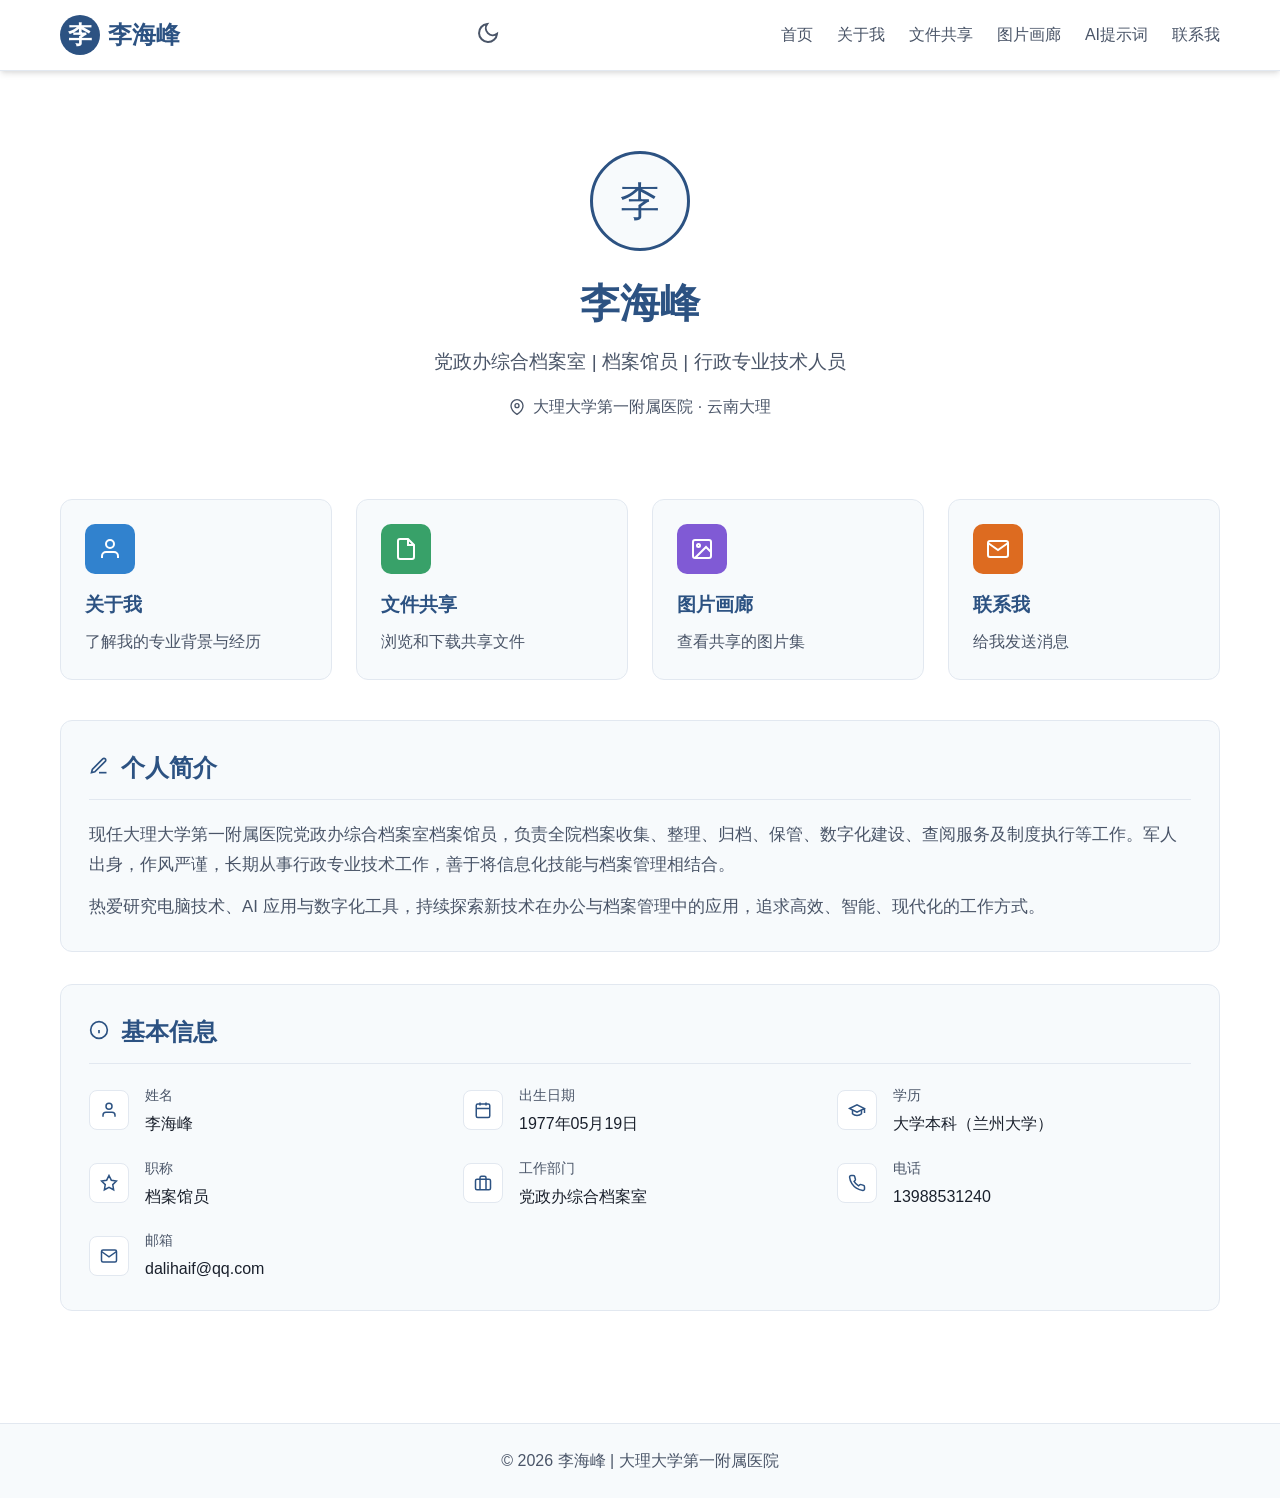
<file: index.html>
<!DOCTYPE html>
<html lang="zh-CN">
<head>
  <meta charset="UTF-8">
  <meta name="viewport" content="width=device-width, initial-scale=1.0">
  <meta name="description" content="李海峰的个人主页 - 大理大学第一附属医院">
  <title>李海峰 - 个人主页</title>
  <style>
    /* 基础变量 - 浅色模式 */
    :root {
      --primary: #2c5282;
      --primary-light: #3182ce;
      --bg-primary: #ffffff;
      --bg-secondary: #f7fafc;
      --text-primary: #1a202c;
      --text-secondary: #4a5568;
      --border-color: #e2e8f0;
      --shadow: 0 4px 6px -1px rgba(0, 0, 0, 0.1), 0 2px 4px -1px rgba(0, 0, 0, 0.06);
      --transition: all 0.3s ease;
      
      /* 快捷卡片颜色 */
      --blue: #3182ce;
      --green: #38a169;
      --purple: #805ad5;
      --orange: #dd6b20;
    }

    /* 深色模式变量 */
    [data-theme="dark"] {
      --primary: #63b3ed;
      --primary-light: #90cdf4;
      --bg-primary: #1a202c;
      --bg-secondary: #2d3748;
      --text-primary: #f7fafc;
      --text-secondary: #e2e8f0;
      --border-color: #4a5568;
      --shadow: 0 4px 6px -1px rgba(0, 0, 0, 0.3), 0 2px 4px -1px rgba(0, 0, 0, 0.2);
    }

    /* 全局重置 */
    * {
      margin: 0;
      padding: 0;
      box-sizing: border-box;
    }

    body {
      font-family: "Inter", "PingFang SC", "Microsoft YaHei", sans-serif;
      background-color: var(--bg-primary);
      color: var(--text-primary);
      line-height: 1.6;
      transition: var(--transition);
    }

    /* 容器 */
    .container {
      width: 100%;
      max-width: 1200px;
      margin: 0 auto;
      padding: 0 20px;
    }

    /* 导航栏 */
    .navbar {
      background-color: var(--bg-primary);
      border-bottom: 1px solid var(--border-color);
      position: sticky;
      top: 0;
      z-index: 100;
      box-shadow: var(--shadow);
    }

    .navbar .container {
      display: flex;
      justify-content: space-between;
      align-items: center;
      height: 70px;
    }

    .nav-brand {
      display: flex;
      align-items: center;
      gap: 8px;
      text-decoration: none;
      color: var(--primary);
      font-size: 1.5rem;
      font-weight: 700;
    }

    .brand-icon {
      width: 40px;
      height: 40px;
      border-radius: 50%;
      background-color: var(--primary);
      color: white;
      display: flex;
      align-items: center;
      justify-content: center;
    }

    .nav-links {
      display: flex;
      list-style: none;
      gap: 24px;
    }

    .nav-links a {
      text-decoration: none;
      color: var(--text-secondary);
      font-weight: 500;
      transition: var(--transition);
      padding: 8px 0;
      border-bottom: 2px solid transparent;
    }

    .nav-links a:hover {
      color: var(--primary);
      border-bottom: 2px solid var(--primary);
    }

    .mobile-menu-btn {
      display: none;
      background: none;
      border: none;
      cursor: pointer;
    }

    .mobile-menu-btn span {
      display: block;
      width: 25px;
      height: 3px;
      background-color: var(--text-primary);
      margin: 5px 0;
      border-radius: 3px;
      transition: var(--transition);
    }

    /* 主题切换按钮 */
    .theme-toggle {
      background: none;
      border: none;
      color: var(--text-secondary);
      cursor: pointer;
      font-size: 1.2rem;
      margin-left: 16px;
      transition: var(--transition);
    }

    .theme-toggle:hover {
      color: var(--primary);
    }

    /* 主体内容 */
    .page-main {
      padding: 40px 0;
    }

    /* Hero 区域 */
    .hero {
      text-align: center;
      padding: 40px 0;
      margin-bottom: 40px;
    }

    .hero-avatar {
      width: 100px;
      height: 100px;
      border-radius: 50%;
      background-color: var(--bg-secondary);
      display: flex;
      align-items: center;
      justify-content: center;
      margin: 0 auto 20px;
      border: 3px solid var(--primary);
    }

    .hero h1 {
      font-size: 2.5rem;
      margin-bottom: 12px;
      color: var(--primary);
    }

    .subtitle {
      font-size: 1.2rem;
      color: var(--text-secondary);
      margin-bottom: 16px;
    }

    .location {
      display: flex;
      align-items: center;
      justify-content: center;
      gap: 8px;
      color: var(--text-secondary);
    }

    /* 快速入口 */
    .quick-links {
      display: grid;
      grid-template-columns: repeat(auto-fit, minmax(250px, 1fr));
      gap: 24px;
      margin-bottom: 40px;
    }

    .quick-link-card {
      background-color: var(--bg-secondary);
      border-radius: 12px;
      padding: 24px;
      text-decoration: none;
      color: var(--text-primary);
      transition: var(--transition);
      border: 1px solid var(--border-color);
    }

    .quick-link-card:hover {
      transform: translateY(-5px);
      box-shadow: var(--shadow);
      border-color: var(--primary);
    }

    .quick-link-card .icon {
      width: 50px;
      height: 50px;
      border-radius: 10px;
      display: flex;
      align-items: center;
      justify-content: center;
      margin-bottom: 16px;
      color: white;
    }

    .icon.blue { background-color: var(--blue); }
    .icon.green { background-color: var(--green); }
    .icon.purple { background-color: var(--purple); }
    .icon.orange { background-color: var(--orange); }

    .quick-link-card h3 {
      font-size: 1.2rem;
      margin-bottom: 8px;
      color: var(--primary);
    }

    .quick-link-card p {
      color: var(--text-secondary);
    }

    /* 关于卡片 */
    .about-card {
      background-color: var(--bg-secondary);
      border-radius: 12px;
      padding: 28px;
      margin-bottom: 32px;
      border: 1px solid var(--border-color);
    }

    .about-card h2 {
      display: flex;
      align-items: center;
      gap: 12px;
      font-size: 1.5rem;
      margin-bottom: 20px;
      color: var(--primary);
      padding-bottom: 12px;
      border-bottom: 1px solid var(--border-color);
    }

    /* 信息列表 */
    .info-list {
      display: grid;
      grid-template-columns: repeat(auto-fit, minmax(300px, 1fr));
      gap: 20px;
    }

    .info-item {
      display: flex;
      align-items: center;
      gap: 16px;
    }

    .info-icon {
      width: 40px;
      height: 40px;
      border-radius: 8px;
      background-color: var(--bg-primary);
      display: flex;
      align-items: center;
      justify-content: center;
      color: var(--primary);
      border: 1px solid var(--border-color);
    }

    .info-label {
      font-size: 0.9rem;
      color: var(--text-secondary);
      margin-bottom: 4px;
    }

    .info-value {
      font-weight: 500;
    }

    /* 页脚 */
    .footer {
      background-color: var(--bg-secondary);
      border-top: 1px solid var(--border-color);
      padding: 24px 0;
      text-align: center;
      color: var(--text-secondary);
      margin-top: 40px;
    }

    /* 动画效果 */
    .animate-in {
      animation: fadeIn 0.6s ease forwards;
      opacity: 0;
    }

    @keyframes fadeIn {
      from { opacity: 0; transform: translateY(20px); }
      to { opacity: 1; transform: translateY(0); }
    }

    /* 响应式适配 */
    @media (max-width: 768px) {
      .nav-links {
        display: none;
      }

      .mobile-menu-btn {
        display: block;
      }

      .hero h1 {
        font-size: 2rem;
      }

      .quick-links {
        grid-template-columns: 1fr;
      }
    }
  </style>
</head>
<body>

  <!-- 导航栏 -->
  <nav class="navbar">
    <div class="container">
      <a href="index.html" class="nav-brand">
        <span class="brand-icon">李</span>
        李海峰
      </a>
      <!-- 主题切换按钮 -->
      <button class="theme-toggle" id="themeToggle" aria-label="切换主题">
        <svg width="24" height="24" viewBox="0 0 24 24" fill="none" stroke="currentColor" stroke-width="2">
          <path d="M21 12.79A9 9 0 1 1 11.21 3 7 7 0 0 0 21 12.79z"></path>
        </svg>
      </button>
      <button class="mobile-menu-btn" aria-label="菜单">
        <span></span><span></span><span></span>
      </button>
      <ul class="nav-links">
        <li><a href="index.html">首页</a></li>
        <li><a href="about.html">关于我</a></li>
        <li><a href="files.html">文件共享</a></li>
        <li><a href="gallery.html">图片画廊</a></li>
        <li><a href="ai-prompts.html">AI提示词</a></li>
        <li><a href="contact.html">联系我</a></li>
      </ul>
    </div>
  </nav>

  <!-- 主体 -->
  <main class="page-main">
    <div class="container">

      <!-- Hero 区域 -->
      <section class="hero animate-in">
        <div class="hero-avatar">
          <span style="font-size: 2.5rem; color: var(--primary);">李</span>
        </div>
        <h1>李海峰</h1>
        <p class="subtitle">党政办综合档案室 | 档案馆员 | 行政专业技术人员</p>
        <p class="location">
          <svg width="16" height="16" viewBox="0 0 24 24" fill="none" stroke="currentColor" stroke-width="2"><path d="M21 10c0 7-9 13-9 13s-9-6-9-13a9 9 0 0 1 18 0z"/><circle cx="12" cy="10" r="3"/></svg>
          大理大学第一附属医院 · 云南大理
        </p>
      </section>

      <!-- 快速入口 -->
      <section class="animate-in" style="animation-delay: 0.2s;">
        <div class="quick-links">
          <a href="about.html" class="quick-link-card">
            <div class="icon blue">
              <svg width="24" height="24" viewBox="0 0 24 24" fill="none" stroke="currentColor" stroke-width="2"><path d="M20 21v-2a4 4 0 0 0-4-4H8a4 4 0 0 0-4 4v2"/><circle cx="12" cy="7" r="4"/></svg>
            </div>
            <h3>关于我</h3>
            <p>了解我的专业背景与经历</p>
          </a>
          <a href="files.html" class="quick-link-card">
            <div class="icon green">
              <svg width="24" height="24" viewBox="0 0 24 24" fill="none" stroke="currentColor" stroke-width="2"><path d="M14 2H6a2 2 0 0 0-2 2v16a2 2 0 0 0 2 2h12a2 2 0 0 0 2-2V8z"/><polyline points="14 2 14 8 20 8"/></svg>
            </div>
            <h3>文件共享</h3>
            <p>浏览和下载共享文件</p>
          </a>
          <a href="gallery.html" class="quick-link-card">
            <div class="icon purple">
              <svg width="24" height="24" viewBox="0 0 24 24" fill="none" stroke="currentColor" stroke-width="2"><rect x="3" y="3" width="18" height="18" rx="2" ry="2"/><circle cx="8.5" cy="8.5" r="1.5"/><polyline points="21 15 16 10 5 21"/></svg>
            </div>
            <h3>图片画廊</h3>
            <p>查看共享的图片集</p>
          </a>
          <a href="contact.html" class="quick-link-card">
            <div class="icon orange">
              <svg width="24" height="24" viewBox="0 0 24 24" fill="none" stroke="currentColor" stroke-width="2"><path d="M4 4h16c1.1 0 2 .9 2 2v12c0 1.1-.9 2-2 2H4c-1.1 0-2-.9-2-2V6c0-1.1.9-2 2-2z"/><polyline points="22,6 12,13 2,6"/></svg>
            </div>
            <h3>联系我</h3>
            <p>给我发送消息</p>
          </a>
        </div>
      </section>

      <!-- 个人简介 -->
      <section class="about-card animate-in" style="animation-delay: 0.4s;">
        <h2>
          <span class="section-icon">
            <svg width="20" height="20" viewBox="0 0 24 24" fill="none" stroke="currentColor" stroke-width="2"><path d="M12 20h9"/><path d="M16.5 3.5a2.121 2.121 0 0 1 3 3L7 19l-4 1 1-4L16.5 3.5z"/></svg>
          </span>
          个人简介
        </h2>
        <p style="font-size: 1.05rem; line-height: 1.8; color: var(--text-secondary);">
          现任大理大学第一附属医院党政办综合档案室档案馆员，负责全院档案收集、整理、归档、保管、数字化建设、查阅服务及制度执行等工作。军人出身，作风严谨，长期从事行政专业技术工作，善于将信息化技能与档案管理相结合。
        </p>
        <p style="font-size: 1.05rem; line-height: 1.8; color: var(--text-secondary); margin-top: 12px;">
          热爱研究电脑技术、AI 应用与数字化工具，持续探索新技术在办公与档案管理中的应用，追求高效、智能、现代化的工作方式。
        </p>
      </section>

      <!-- 基本信息 -->
      <section class="about-card animate-in" style="animation-delay: 0.6s;">
        <h2>
          <span class="section-icon">
            <svg width="20" height="20" viewBox="0 0 24 24" fill="none" stroke="currentColor" stroke-width="2"><circle cx="12" cy="12" r="10"/><line x1="12" y1="16" x2="12" y2="12"/><line x1="12" y1="8" x2="12.01" y2="8"/></svg>
          </span>
          基本信息
        </h2>
        <div class="info-list">
          <div class="info-item">
            <div class="info-icon">
              <svg width="18" height="18" viewBox="0 0 24 24" fill="none" stroke="currentColor" stroke-width="2"><path d="M20 21v-2a4 4 0 0 0-4-4H8a4 4 0 0 0-4 4v2"/><circle cx="12" cy="7" r="4"/></svg>
            </div>
            <div>
              <div class="info-label">姓名</div>
              <div class="info-value">李海峰</div>
            </div>
          </div>
          <div class="info-item">
            <div class="info-icon">
              <svg width="18" height="18" viewBox="0 0 24 24" fill="none" stroke="currentColor" stroke-width="2"><rect x="3" y="4" width="18" height="18" rx="2" ry="2"/><line x1="16" y1="2" x2="16" y2="6"/><line x1="8" y1="2" x2="8" y2="6"/><line x1="3" y1="10" x2="21" y2="10"/></svg>
            </div>
            <div>
              <div class="info-label">出生日期</div>
              <div class="info-value">1977年05月19日</div>
            </div>
          </div>
          <div class="info-item">
            <div class="info-icon">
              <svg width="18" height="18" viewBox="0 0 24 24" fill="none" stroke="currentColor" stroke-width="2"><path d="M22 10v6M2 10l10-5 10 5-10 5z"/><path d="M6 12v5c3 3 9 3 12 0v-5"/></svg>
            </div>
            <div>
              <div class="info-label">学历</div>
              <!-- 修正：新增兰州大学 -->
              <div class="info-value">大学本科（兰州大学）</div>
            </div>
          </div>
          <div class="info-item">
            <div class="info-icon">
              <svg width="18" height="18" viewBox="0 0 24 24" fill="none" stroke="currentColor" stroke-width="2"><polygon points="12 2 15.09 8.26 22 9.27 17 14.14 18.18 21.02 12 17.77 5.82 21.02 7 14.14 2 9.27 8.91 8.26 12 2"/></svg>
            </div>
            <div>
              <div class="info-label">职称</div>
              <div class="info-value">档案馆员</div>
            </div>
          </div>
          <div class="info-item">
            <div class="info-icon">
              <svg width="18" height="18" viewBox="0 0 24 24" fill="none" stroke="currentColor" stroke-width="2"><rect x="2" y="7" width="20" height="14" rx="2" ry="2"/><path d="M16 21V5a2 2 0 0 0-2-2h-4a2 2 0 0 0-2 2v16"/></svg>
            </div>
            <div>
              <div class="info-label">工作部门</div>
              <div class="info-value">党政办综合档案室</div>
            </div>
          </div>
          <div class="info-item">
            <div class="info-icon">
              <svg width="18" height="18" viewBox="0 0 24 24" fill="none" stroke="currentColor" stroke-width="2"><path d="M22 16.92v3a2 2 0 0 1-2.18 2 19.79 19.79 0 0 1-8.63-3.07 19.5 19.5 0 0 1-6-6 19.79 19.79 0 0 1-3.07-8.67A2 2 0 0 1 4.11 2h3a2 2 0 0 1 2 1.72 12.84 12.84 0 0 0 .7 2.81 2 2 0 0 1-.45 2.11L8.09 9.91a16 16 0 0 0 6 6l1.27-1.27a2 2 0 0 1 2.11-.45 12.84 12.84 0 0 0 2.81.7A2 2 0 0 1 22 16.92z"/></svg>
            </div>
            <div>
              <div class="info-label">电话</div>
              <div class="info-value">13988531240</div>
            </div>
          </div>
          <div class="info-item">
            <div class="info-icon">
              <svg width="18" height="18" viewBox="0 0 24 24" fill="none" stroke="currentColor" stroke-width="2"><path d="M4 4h16c1.1 0 2 .9 2 2v12c0 1.1-.9 2-2 2H4c-1.1 0-2-.9-2-2V6c0-1.1.9-2 2-2z"/><polyline points="22,6 12,13 2,6"/></svg>
            </div>
            <div>
              <div class="info-label">邮箱</div>
              <div class="info-value">dalihaif@qq.com</div>
            </div>
          </div>
        </div>
      </section>

    </div>
  </main>

  <!-- 页脚 -->
  <footer class="footer">
    <div class="container">
      <p>&copy; 2026 李海峰 | 大理大学第一附属医院</p>
    </div>
  </footer>

  <script>
    // 明暗模式切换逻辑
    const themeToggle = document.getElementById('themeToggle');
    const htmlElement = document.documentElement;

    // 初始化主题（优先读取本地存储）
    const savedTheme = localStorage.getItem('theme');
    if (savedTheme) {
      htmlElement.setAttribute('data-theme', savedTheme);
    } else if (window.matchMedia('(prefers-color-scheme: dark)').matches) {
      htmlElement.setAttribute('data-theme', 'dark');
    }

    // 切换主题
    themeToggle.addEventListener('click', () => {
      const currentTheme = htmlElement.getAttribute('data-theme') || 'light';
      const newTheme = currentTheme === 'light' ? 'dark' : 'light';
      
      htmlElement.setAttribute('data-theme', newTheme);
      localStorage.setItem('theme', newTheme); // 保存到本地存储
    });

    // 移动端菜单（基础实现，可扩展）
    const mobileMenuBtn = document.querySelector('.mobile-menu-btn');
    const navLinks = document.querySelector('.nav-links');
    
    mobileMenuBtn.addEventListener('click', () => {
      navLinks.classList.toggle('show');
      // 可扩展：添加菜单展开/收起的样式
    });
  </script>
</body>
</html>
</file>
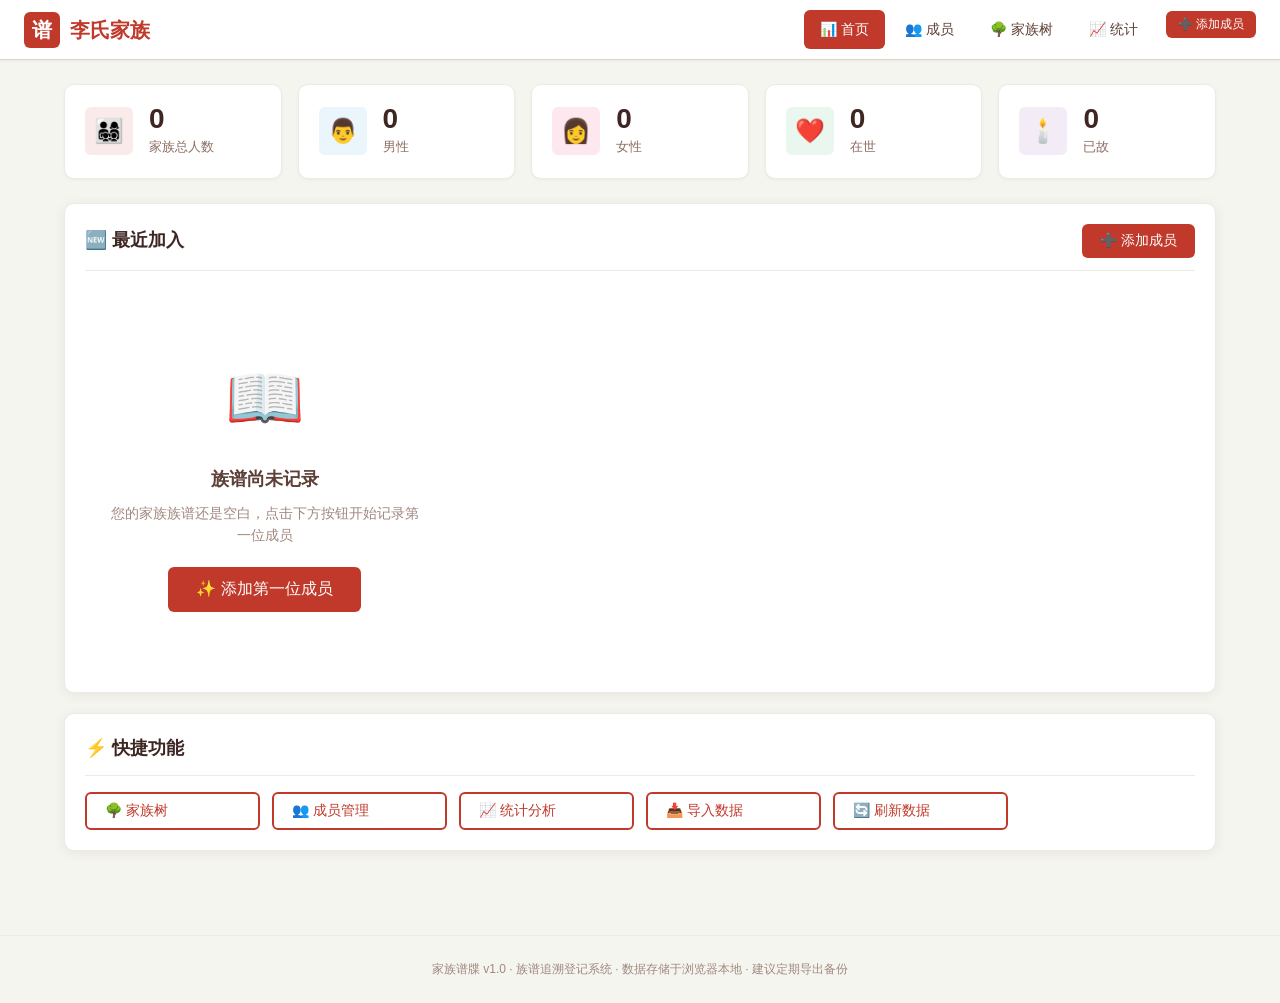
<file: web/index.html>
<!DOCTYPE html>
<html lang="zh-CN">
<head>
  <meta charset="UTF-8">
  <meta name="viewport" content="width=device-width, initial-scale=1.0">
  <title>家族谱牒 - 族谱追溯登记系统</title>
  <link rel="stylesheet" href="css/style.css">
</head>
<body>

  <!-- ==================== 顶部导航栏 ==================== -->
  <nav class="navbar">
    <a class="navbar-brand" href="#" onclick="App.navigateTo('dashboard');return false;">
      <div class="brand-icon">谱</div>
      <span id="familyNameDisplay">家族谱牒</span>
    </a>
    <ul class="navbar-nav">
      <li><a href="#" data-page="dashboard" class="active">📊 首页</a></li>
      <li><a href="#" data-page="members">👥 成员</a></li>
      <li><a href="#" data-page="tree">🌳 家族树</a></li>
      <li><a href="#" data-page="stats">📈 统计</a></li>
      <li><button class="btn btn-primary btn-sm" id="btnAddMemberTop" style="margin-left:8px;">➕ 添加成员</button></li>
    </ul>
  </nav>

  <!-- ==================== 主内容区 ==================== -->
  <div class="main-content">

    <!-- 页1：首页/仪表盘 -->
    <div id="page-dashboard" class="page active">
      <!-- 统计卡片 -->
      <div class="stats-grid">
        <div class="stat-card">
          <div class="stat-icon red">👨‍👩‍👧‍👦</div>
          <div class="stat-info">
            <div class="stat-value" id="statTotal">0</div>
            <div class="stat-label">家族总人数</div>
          </div>
        </div>
        <div class="stat-card">
          <div class="stat-icon blue">👨</div>
          <div class="stat-info">
            <div class="stat-value" id="statMale">0</div>
            <div class="stat-label">男性</div>
          </div>
        </div>
        <div class="stat-card">
          <div class="stat-icon pink">👩</div>
          <div class="stat-info">
            <div class="stat-value" id="statFemale">0</div>
            <div class="stat-label">女性</div>
          </div>
        </div>
        <div class="stat-card">
          <div class="stat-icon green">❤️</div>
          <div class="stat-info">
            <div class="stat-value" id="statAlive">0</div>
            <div class="stat-label">在世</div>
          </div>
        </div>
        <div class="stat-card">
          <div class="stat-icon purple">🕯️</div>
          <div class="stat-info">
            <div class="stat-value" id="statDeceased">0</div>
            <div class="stat-label">已故</div>
          </div>
        </div>
      </div>

      <!-- 最近加入 -->
      <div class="card">
        <div class="card-header">
          <div class="card-title">🆕 最近加入</div>
          <button class="btn btn-primary" id="btnAddMember">➕ 添加成员</button>
        </div>
        <div class="member-grid" id="recentMembers">
          <div class="empty-state">
            <div class="empty-icon">📖</div>
            <h4>族谱尚未记录</h4>
            <p>您的家族族谱还是空白，点击上方按钮开始记录第一位成员</p>
          </div>
        </div>
      </div>

      <!-- 快捷功能区 -->
      <div class="card">
        <div class="card-header">
          <div class="card-title">⚡ 快捷功能</div>
        </div>
        <div style="display:grid;grid-template-columns:repeat(auto-fill,minmax(160px,1fr));gap:12px;">
          <button class="btn btn-outline" onclick="App.navigateTo('tree')">🌳 家族树</button>
          <button class="btn btn-outline" onclick="App.navigateTo('members')">👥 成员管理</button>
          <button class="btn btn-outline" onclick="App.navigateTo('stats')">📈 统计分析</button>
          <button class="btn btn-outline" onclick="document.getElementById('btnUploadExcel').click()">📥 导入数据</button>
          <button class="btn btn-outline" onclick="App.refreshAll()">🔄 刷新数据</button>
        </div>
      </div>

      <!-- 隐藏的文件导入 -->
      <input type="file" id="importFile" accept=".json" style="display:none;">
      <button id="btnUploadExcel" style="display:none;"></button>
    </div>

    <!-- 页2：成员管理 -->
    <div id="page-members" class="page">
      <div class="card">
        <div class="card-header">
          <div class="card-title">👥 成员管理</div>
          <div style="display:flex;gap:8px;">
            <button class="btn btn-primary" id="btnAddMember2" onclick="App.showMemberForm()">➕ 添加成员</button>
          </div>
        </div>

        <!-- 搜索和筛选 -->
        <div class="toolbar">
          <div class="search-input">
            <span class="search-icon">🔍</span>
            <input type="text" class="form-control" id="searchInput" placeholder="搜索姓名、地址、简介...">
          </div>
        </div>
        <div class="toolbar" id="memberFilters">
          <div class="filter-group">
            <button class="filter-btn active" data-group="gender" data-value="all">全部</button>
            <button class="filter-btn" data-group="gender" data-value="male">👨 男</button>
            <button class="filter-btn" data-group="gender" data-value="female">👩 女</button>
          </div>
          <div class="filter-group">
            <button class="filter-btn active" data-group="alive" data-value="all">全部状态</button>
            <button class="filter-btn" data-group="alive" data-value="alive">❤️ 在世</button>
            <button class="filter-btn" data-group="alive" data-value="deceased">🕯️ 已故</button>
          </div>
        </div>

        <div class="member-grid" id="memberList"></div>
      </div>
    </div>

    <!-- 页3：家族树 -->
    <div id="page-tree" class="page">
      <div class="card">
        <div class="card-header">
          <div class="card-title">🌳 家族关系树</div>
          <div style="font-size:13px;color:var(--text-light);">🖱️ 拖拽平移 · 滚轮缩放 · 点击节点查看详情</div>
        </div>
        <div class="tree-container">
          <canvas id="treeCanvas"></canvas>
          <div class="tree-legend">
            <div class="legend-item"><div class="legend-dot male"></div> 男性</div>
            <div class="legend-item"><div class="legend-dot female"></div> 女性</div>
          </div>
          <div class="tree-controls">
            <button class="tree-ctrl-btn" id="treeZoomIn" title="放大">＋</button>
            <button class="tree-ctrl-btn" id="treeZoomOut" title="缩小">－</button>
            <button class="tree-ctrl-btn" id="treeReset" title="适应屏幕">⊡</button>
          </div>
        </div>
      </div>
    </div>

    <!-- 页4：统计分析 -->
    <div id="page-stats" class="page">
      <!-- 统计概览 -->
      <div class="stats-grid">
        <div class="stat-card">
          <div class="stat-icon red">👨‍👩‍👧‍👦</div>
          <div class="stat-info">
            <div class="stat-value" id="statTotal2">0</div>
            <div class="stat-label">家族总人数</div>
          </div>
        </div>
        <div class="stat-card">
          <div class="stat-icon blue">👨</div>
          <div class="stat-info">
            <div class="stat-value" id="statMale2">0</div>
            <div class="stat-label">男性</div>
          </div>
        </div>
        <div class="stat-card">
          <div class="stat-icon pink">👩</div>
          <div class="stat-info">
            <div class="stat-value" id="statFemale2">0</div>
            <div class="stat-label">女性</div>
          </div>
        </div>
        <div class="stat-card">
          <div class="stat-icon green">❤️</div>
          <div class="stat-info">
            <div class="stat-value" id="statAlive2">0</div>
            <div class="stat-label">在世</div>
          </div>
        </div>
        <div class="stat-card">
          <div class="stat-icon purple">🕯️</div>
          <div class="stat-info">
            <div class="stat-value" id="statDeceased2">0</div>
            <div class="stat-label">已故</div>
          </div>
        </div>
      </div>

      <!-- 性别比例 -->
      <div class="card chart-section">
        <div class="chart-title">📊 性别比例</div>
        <div class="bar-chart" id="genderBar"></div>
      </div>

      <!-- 年龄分布 -->
      <div class="card chart-section">
        <div class="chart-title">📊 年龄分布（在世成员）</div>
        <div class="bar-chart" id="ageBar"></div>
      </div>

      <!-- 世代分布 -->
      <div class="card chart-section">
        <div class="chart-title">📊 世代分布</div>
        <div class="bar-chart" id="genBar"></div>
      </div>

      <!-- 数据操作 -->
      <div class="card">
        <div class="card-header">
          <div class="card-title">🔧 数据管理</div>
        </div>
        <div style="display:flex;gap:12px;flex-wrap:wrap;">
          <button class="btn btn-secondary" id="btnExportJSON">📥 导出JSON</button>
          <button class="btn btn-secondary" id="btnExportText">📄 导出文本族谱</button>
          <button class="btn btn-outline" id="btnUploadExcel2" onclick="document.getElementById('importFile').click()">📤 导入JSON数据</button>
          <button class="btn btn-danger btn-sm" id="btnResetData" style="margin-left:auto;">⚠️ 重置数据</button>
        </div>
      </div>
    </div>

  </div>

  <!-- ==================== 页脚 ==================== -->
  <div class="footer">
    家族谱牒 v1.0 · 族谱追溯登记系统 · 数据存储于浏览器本地 · 建议定期导出备份
  </div>

  <!-- ==================== 添加/编辑成员弹窗 ==================== -->
  <div class="modal-overlay" id="modalOverlay" style="display:none;">
    <div class="modal">
      <div class="modal-header">
        <div class="modal-title" id="modalTitle">添加成员</div>
        <button class="modal-close" id="btnCloseModal">✕</button>
      </div>
      <div class="modal-body">
        <form id="formMember">
          <input type="hidden" id="formId">

          <!-- 头像 -->
          <div style="text-align:center;margin-bottom:20px;">
            <div style="position:relative;display:inline-block;cursor:pointer;" onclick="document.getElementById('avatarUpload').click()">
              <div class="member-avatar male" id="avatarPreview" style="width:80px;height:80px;font-size:32px;">?</div>
              <div style="position:absolute;bottom:0;right:0;background:var(--primary);color:#fff;width:24px;height:24px;border-radius:50%;display:flex;align-items:center;justify-content:center;font-size:12px;">📷</div>
            </div>
            <input type="file" id="avatarUpload" accept="image/*" style="display:none;">
          </div>

          <!-- 基本信息 -->
          <h4 style="font-size:14px;color:var(--primary);margin-bottom:12px;padding-left:8px;border-left:3px solid var(--primary);">基本信息</h4>

          <div class="form-row">
            <div class="form-group">
              <label>姓名 *</label>
              <input type="text" class="form-control" id="formName" placeholder="请输入姓名" required>
            </div>
            <div class="form-group">
              <label>性别</label>
              <select class="form-control" id="formGender">
                <option value="male">男</option>
                <option value="female">女</option>
              </select>
            </div>
          </div>

          <div class="form-row-3">
            <div class="form-group">
              <label>世代（代）</label>
              <input type="number" class="form-control" id="formGeneration" placeholder="如：1" min="1">
              <div class="form-hint">始祖为第1代</div>
            </div>
            <div class="form-group">
              <label>排行</label>
              <input type="text" class="form-control" id="formBirthOrder" placeholder="如：长子、次女">
            </div>
            <div class="form-group">
              <label>民族</label>
              <input type="text" class="form-control" id="formEthnicity" placeholder="如：汉族" value="汉族">
            </div>
          </div>

          <div class="form-row">
            <div class="form-group">
              <label>出生日期</label>
              <input type="date" class="form-control" id="formBirthDate">
            </div>
            <div class="form-group">
              <label>逝世日期</label>
              <input type="date" class="form-control" id="formDeathDate">
              <div class="form-hint">如在世请留空</div>
            </div>
          </div>

          <!-- 联系与工作信息 -->
          <h4 style="font-size:14px;color:var(--primary);margin:20px 0 12px;padding-left:8px;border-left:3px solid var(--primary);">联系与工作</h4>

          <div class="form-row">
            <div class="form-group">
              <label>学历</label>
              <input type="text" class="form-control" id="formEducation" placeholder="如：本科">
            </div>
            <div class="form-group">
              <label>职业</label>
              <input type="text" class="form-control" id="formCareer" placeholder="如：医生">
            </div>
          </div>

          <div class="form-row">
            <div class="form-group">
              <label>联系电话</label>
              <input type="tel" class="form-control" id="formPhone" placeholder="如：13988531240">
            </div>
            <div class="form-group">
              <label>地址</label>
              <input type="text" class="form-control" id="formAddress" placeholder="如：大理大学第一附属医院">
            </div>
          </div>

          <!-- 个人简介 -->
          <div class="form-group">
            <label>个人简介</label>
            <textarea class="form-control" id="formBio" placeholder="简要描述生平、成就、事迹等" rows="3"></textarea>
          </div>

          <!-- 家族关系 -->
          <h4 style="font-size:14px;color:var(--primary);margin:20px 0 12px;padding-left:8px;border-left:3px solid var(--primary);">家族关系</h4>

          <div class="form-group">
            <label>父亲</label>
            <div style="display:flex;align-items:center;gap:8px;">
              <div id="fatherLabel" style="flex:1;"><span style="color:#8D6E63;font-size:13px;">未选择</span></div>
              <button type="button" class="btn btn-ghost btn-sm" id="btnSelectFather">选择</button>
              <button type="button" class="btn btn-ghost btn-sm" id="btnClearFather" style="color:var(--danger);">清除</button>
            </div>
            <div id="relationPicker_father" style="display:none;margin-top:8px;"></div>
          </div>

          <div class="form-group">
            <label>母亲</label>
            <div style="display:flex;align-items:center;gap:8px;">
              <div id="motherLabel" style="flex:1;"><span style="color:#8D6E63;font-size:13px;">未选择</span></div>
              <button type="button" class="btn btn-ghost btn-sm" id="btnSelectMother">选择</button>
              <button type="button" class="btn btn-ghost btn-sm" id="btnClearMother" style="color:var(--danger);">清除</button>
            </div>
            <div id="relationPicker_mother" style="display:none;margin-top:8px;"></div>
          </div>

          <div class="form-group">
            <label>配偶</label>
            <div style="display:flex;align-items:center;gap:8px;">
              <div id="spouseLabel" style="flex:1;"><span style="color:#8D6E63;font-size:13px;">未选择</span></div>
              <button type="button" class="btn btn-ghost btn-sm" id="btnSelectSpouse">选择</button>
              <button type="button" class="btn btn-ghost btn-sm" id="btnClearSpouse" style="color:var(--danger);">清除</button>
            </div>
            <div id="relationPicker_spouse" style="display:none;margin-top:8px;"></div>
          </div>
        </form>
      </div>
      <div class="modal-footer">
        <button type="button" class="btn btn-ghost" id="btnCancelForm">取消</button>
        <button type="submit" class="btn btn-primary" form="formMember">💾 保存</button>
      </div>
    </div>
  </div>

  <!-- ==================== 成员详情弹窗 ==================== -->
  <div class="modal-overlay" id="detailModalOverlay" style="display:none;">
    <div class="modal">
      <div class="modal-header">
        <div class="modal-title">成员详情</div>
        <button class="modal-close" id="btnCloseDetail">✕</button>
      </div>
      <div class="modal-body">
        <div class="detail-header">
          <div class="detail-avatar male" id="detailAvatar">?</div>
          <div class="detail-info">
            <h2 id="detailName">—</h2>
            <div class="detail-meta">
              <span class="tag tag-male" id="detailGender">男</span>
              <span class="tag tag-primary" id="detailGeneration">第1代</span>
              <span class="tag tag-gold" id="detailAge">?岁</span>
            </div>
          </div>
        </div>

        <div class="detail-section">
          <h4>基本信息</h4>
          <div class="detail-grid">
            <div class="detail-item"><span class="dl">出生日期</span><span class="dv" id="detailBirthDate">—</span></div>
            <div class="detail-item"><span class="dl">逝世日期</span><span class="dv" id="detailDeathDate">—</span></div>
            <div class="detail-item"><span class="dl">排行</span><span class="dv" id="detailBirthOrder">—</span></div>
            <div class="detail-item"><span class="dl">民族</span><span class="dv" id="detailEthnicity">—</span></div>
          </div>
        </div>

        <div class="detail-section">
          <h4>联系与工作</h4>
          <div class="detail-grid">
            <div class="detail-item"><span class="dl">学历</span><span class="dv" id="detailEducation">—</span></div>
            <div class="detail-item"><span class="dl">职业</span><span class="dv" id="detailCareer">—</span></div>
            <div class="detail-item"><span class="dl">电话</span><span class="dv" id="detailPhone">—</span></div>
            <div class="detail-item"><span class="dl">地址</span><span class="dv" id="detailAddress">—</span></div>
          </div>
        </div>

        <div class="detail-section">
          <h4>个人简介</h4>
          <p style="font-size:14px;color:var(--text-secondary);white-space:pre-wrap;" id="detailBio">—</p>
        </div>

        <div class="detail-section">
          <h4>家族关系</h4>
          <div class="relation-list" id="detailRelations"></div>
        </div>
      </div>
      <div class="modal-footer">
        <button class="btn btn-danger btn-sm" id="btnDeleteDetail" style="margin-right:auto;">🗑️ 删除</button>
        <button class="btn btn-outline" id="btnEditDetail">✏️ 编辑</button>
        <button class="btn btn-primary" id="btnCloseDetail2" onclick="App.closeDetailModal()">关闭</button>
      </div>
    </div>
  </div>

  <!-- ==================== JavaScript ==================== -->
  <script src="js/data.js"></script>
  <script src="js/tree.js"></script>
  <script src="js/app.js"></script>

</body>
</html>
</file>
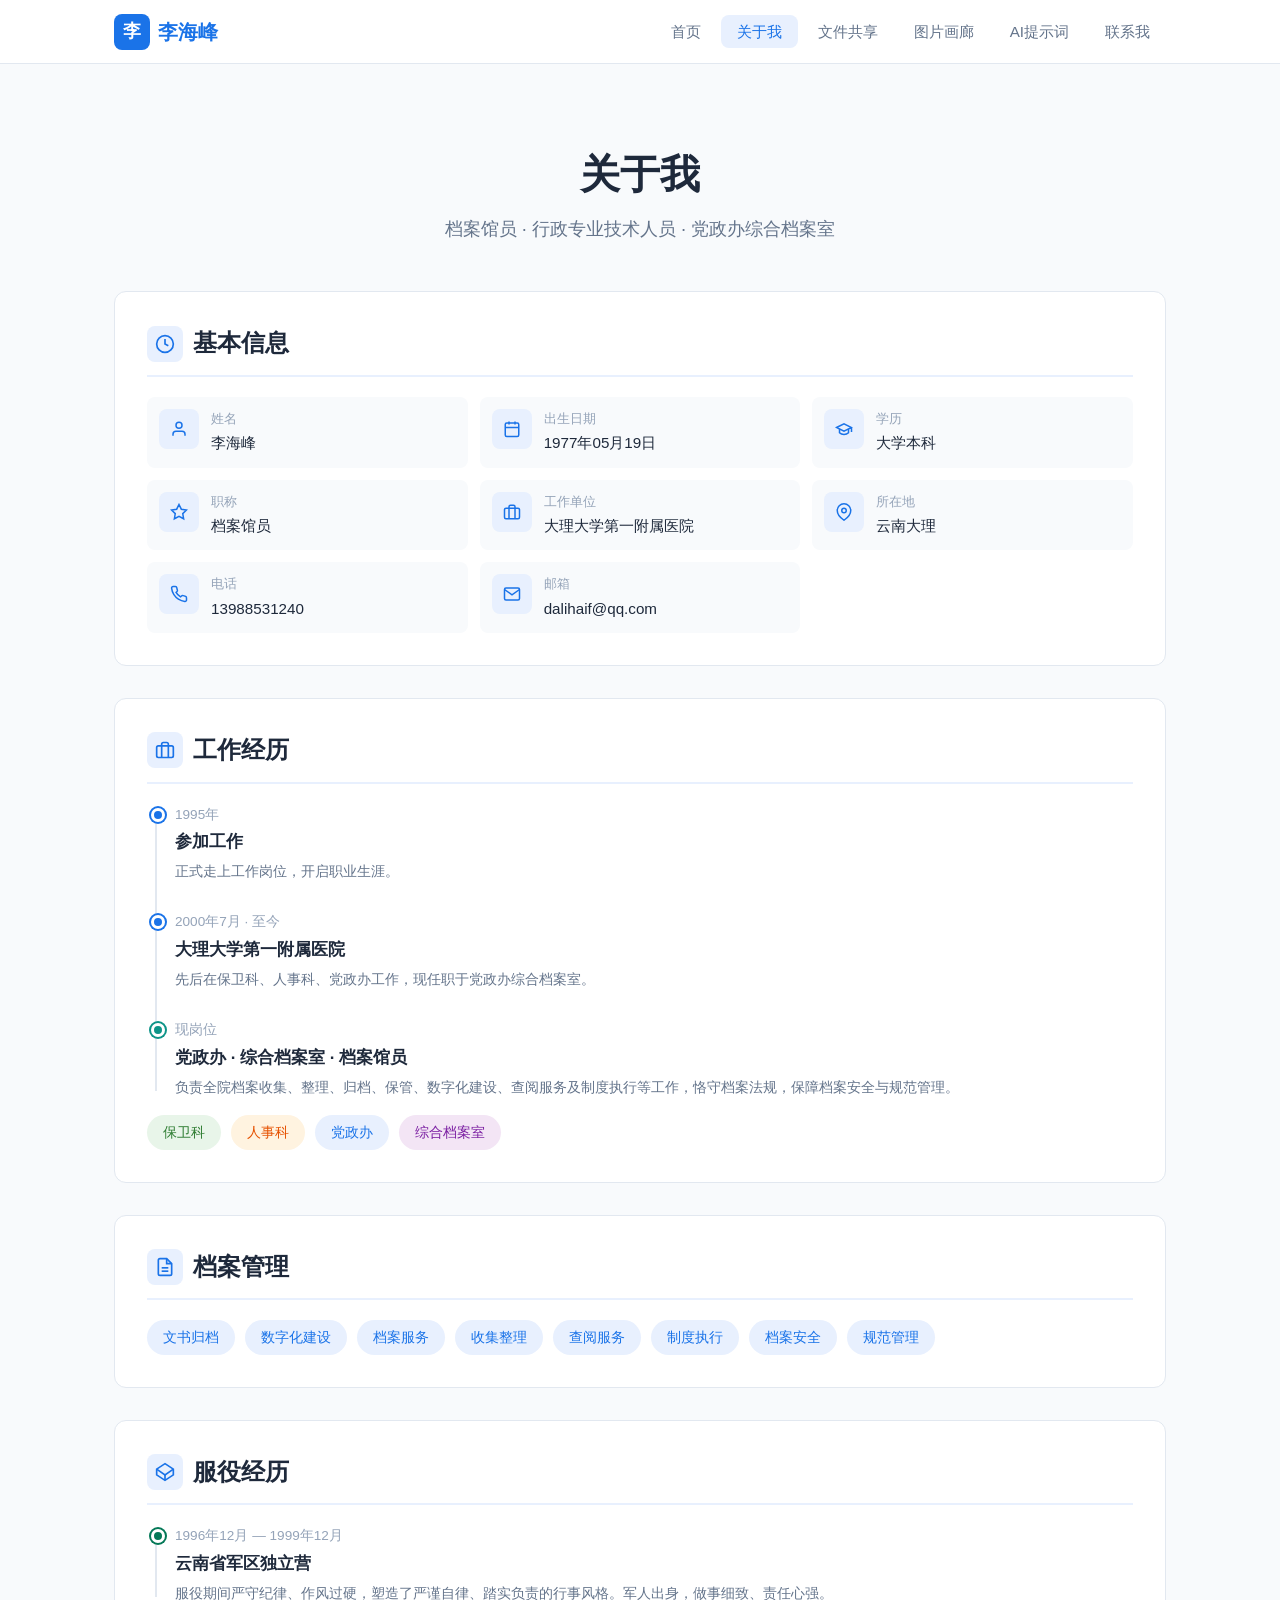
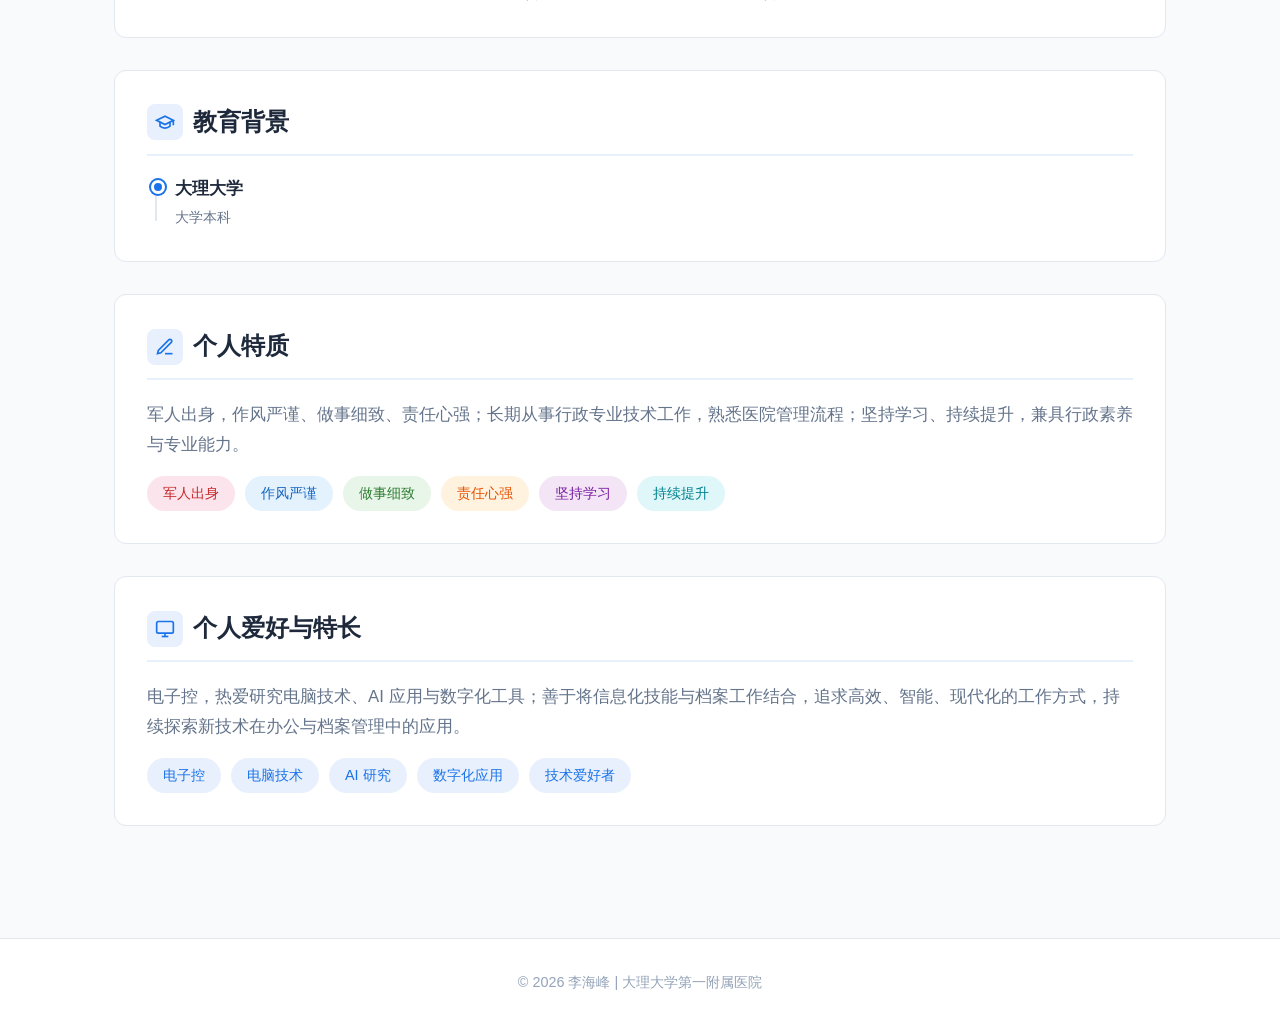
<file: about.html>
<!DOCTYPE html>
<html lang="zh-CN">
<head>
  <meta charset="UTF-8">
  <meta name="viewport" content="width=device-width, initial-scale=1.0">
  <meta name="description" content="关于李海峰 - 大理大学第一附属医院">
  <title>关于我 - 李海峰</title>
  <link rel="stylesheet" href="css/style.css">
</head>
<body>

  <!-- 导航栏 -->
  <nav class="navbar">
    <div class="container">
      <a href="index.html" class="nav-brand">
        <span class="brand-icon">李</span>
        李海峰
      </a>
      <button class="mobile-menu-btn" aria-label="菜单">
        <span></span><span></span><span></span>
      </button>
      <ul class="nav-links">
        <li><a href="index.html">首页</a></li>
        <li><a href="about.html">关于我</a></li>
        <li><a href="files.html">文件共享</a></li>
        <li><a href="gallery.html">图片画廊</a></li>
        <li><a href="ai-prompts.html">AI提示词</a></li>
        <li><a href="contact.html">联系我</a></li>
      </ul>
    </div>
  </nav>

  <main class="page-main">
    <div class="container">

      <!-- 页面标题 -->
      <section class="hero animate-in" style="padding: 30px 0 40px;">
        <h1>关于我</h1>
        <p class="subtitle">档案馆员 · 行政专业技术人员 · 党政办综合档案室</p>
      </section>

      <!-- 基本信息 -->
      <section class="about-card animate-in">
        <h2>
          <span class="section-icon">
            <svg width="20" height="20" viewBox="0 0 24 24" fill="none" stroke="currentColor" stroke-width="2"><circle cx="12" cy="12" r="10"/><path d="M12 6v6l4 2"/></svg>
          </span>
          基本信息
        </h2>
        <div class="info-list">
          <div class="info-item">
            <div class="info-icon">
              <svg width="18" height="18" viewBox="0 0 24 24" fill="none" stroke="currentColor" stroke-width="2"><path d="M20 21v-2a4 4 0 0 0-4-4H8a4 4 0 0 0-4 4v2"/><circle cx="12" cy="7" r="4"/></svg>
            </div>
            <div>
              <div class="info-label">姓名</div>
              <div class="info-value">李海峰</div>
            </div>
          </div>
          <div class="info-item">
            <div class="info-icon">
              <svg width="18" height="18" viewBox="0 0 24 24" fill="none" stroke="currentColor" stroke-width="2"><rect x="3" y="4" width="18" height="18" rx="2" ry="2"/><line x1="16" y1="2" x2="16" y2="6"/><line x1="8" y1="2" x2="8" y2="6"/><line x1="3" y1="10" x2="21" y2="10"/></svg>
            </div>
            <div>
              <div class="info-label">出生日期</div>
              <div class="info-value">1977年05月19日</div>
            </div>
          </div>
          <div class="info-item">
            <div class="info-icon">
              <svg width="18" height="18" viewBox="0 0 24 24" fill="none" stroke="currentColor" stroke-width="2"><path d="M22 10v6M2 10l10-5 10 5-10 5z"/><path d="M6 12v5c3 3 9 3 12 0v-5"/></svg>
            </div>
            <div>
              <div class="info-label">学历</div>
              <div class="info-value">大学本科</div>
            </div>
          </div>
          <div class="info-item">
            <div class="info-icon">
              <svg width="18" height="18" viewBox="0 0 24 24" fill="none" stroke="currentColor" stroke-width="2"><polygon points="12 2 15.09 8.26 22 9.27 17 14.14 18.18 21.02 12 17.77 5.82 21.02 7 14.14 2 9.27 8.91 8.26 12 2"/></svg>
            </div>
            <div>
              <div class="info-label">职称</div>
              <div class="info-value">档案馆员</div>
            </div>
          </div>
          <div class="info-item">
            <div class="info-icon">
              <svg width="18" height="18" viewBox="0 0 24 24" fill="none" stroke="currentColor" stroke-width="2"><rect x="2" y="7" width="20" height="14" rx="2" ry="2"/><path d="M16 21V5a2 2 0 0 0-2-2h-4a2 2 0 0 0-2 2v16"/></svg>
            </div>
            <div>
              <div class="info-label">工作单位</div>
              <div class="info-value">大理大学第一附属医院</div>
            </div>
          </div>
          <div class="info-item">
            <div class="info-icon">
              <svg width="18" height="18" viewBox="0 0 24 24" fill="none" stroke="currentColor" stroke-width="2"><path d="M21 10c0 7-9 13-9 13s-9-6-9-13a9 9 0 0 1 18 0z"/><circle cx="12" cy="10" r="3"/></svg>
            </div>
            <div>
              <div class="info-label">所在地</div>
              <div class="info-value">云南大理</div>
            </div>
          </div>
          <div class="info-item">
            <div class="info-icon">
              <svg width="18" height="18" viewBox="0 0 24 24" fill="none" stroke="currentColor" stroke-width="2"><path d="M22 16.92v3a2 2 0 0 1-2.18 2 19.79 19.79 0 0 1-8.63-3.07 19.5 19.5 0 0 1-6-6 19.79 19.79 0 0 1-3.07-8.67A2 2 0 0 1 4.11 2h3a2 2 0 0 1 2 1.72 12.84 12.84 0 0 0 .7 2.81 2 2 0 0 1-.45 2.11L8.09 9.91a16 16 0 0 0 6 6l1.27-1.27a2 2 0 0 1 2.11-.45 12.84 12.84 0 0 0 2.81.7A2 2 0 0 1 22 16.92z"/></svg>
            </div>
            <div>
              <div class="info-label">电话</div>
              <div class="info-value">13988531240</div>
            </div>
          </div>
          <div class="info-item">
            <div class="info-icon">
              <svg width="18" height="18" viewBox="0 0 24 24" fill="none" stroke="currentColor" stroke-width="2"><path d="M4 4h16c1.1 0 2 .9 2 2v12c0 1.1-.9 2-2 2H4c-1.1 0-2-.9-2-2V6c0-1.1.9-2 2-2z"/><polyline points="22,6 12,13 2,6"/></svg>
            </div>
            <div>
              <div class="info-label">邮箱</div>
              <div class="info-value">dalihaif@qq.com</div>
            </div>
          </div>
        </div>
      </section>

      <!-- 工作经历 -->
      <section class="about-card animate-in">
        <h2>
          <span class="section-icon">
            <svg width="20" height="20" viewBox="0 0 24 24" fill="none" stroke="currentColor" stroke-width="2"><rect x="2" y="7" width="20" height="14" rx="2" ry="2"/><path d="M16 21V5a2 2 0 0 0-2-2h-4a2 2 0 0 0-2 2v16"/></svg>
          </span>
          工作经历
        </h2>
        <div class="timeline">
          <div class="timeline-item">
            <div class="timeline-dot"></div>
            <div class="timeline-date">1995年</div>
            <div class="timeline-title">参加工作</div>
            <div class="timeline-desc">正式走上工作岗位，开启职业生涯。</div>
          </div>
          <div class="timeline-item">
            <div class="timeline-dot"></div>
            <div class="timeline-date">2000年7月 · 至今</div>
            <div class="timeline-title">大理大学第一附属医院</div>
            <div class="timeline-desc">先后在保卫科、人事科、党政办工作，现任职于党政办综合档案室。</div>
          </div>
          <div class="timeline-item">
            <div class="timeline-dot" style="background: var(--accent); box-shadow: 0 0 0 2px var(--accent);"></div>
            <div class="timeline-date">现岗位</div>
            <div class="timeline-title">党政办 · 综合档案室 · 档案馆员</div>
            <div class="timeline-desc">负责全院档案收集、整理、归档、保管、数字化建设、查阅服务及制度执行等工作，恪守档案法规，保障档案安全与规范管理。</div>
          </div>
        </div>
        <div style="margin-top: 16px; display: flex; flex-wrap: wrap; gap: 10px;">
          <span class="skill-tag" style="background: #e8f5e9; color: #2e7d32;">保卫科</span>
          <span class="skill-tag" style="background: #fff3e0; color: #e65100;">人事科</span>
          <span class="skill-tag" style="background: var(--primary-light); color: var(--primary);">党政办</span>
          <span class="skill-tag" style="background: #f3e5f5; color: #7b1fa2;">综合档案室</span>
        </div>
      </section>

      <!-- 现职与职责 -->
      <section class="about-card animate-in">
        <h2>
          <span class="section-icon">
            <svg width="20" height="20" viewBox="0 0 24 24" fill="none" stroke="currentColor" stroke-width="2"><path d="M14 2H6a2 2 0 0 0-2 2v16a2 2 0 0 0 2 2h12a2 2 0 0 0 2-2V8z"/><polyline points="14 2 14 8 20 8"/><line x1="16" y1="13" x2="8" y2="13"/><line x1="16" y1="17" x2="8" y2="17"/></svg>
          </span>
          档案管理
        </h2>
        <div class="skills-grid">
          <span class="skill-tag">文书归档</span>
          <span class="skill-tag">数字化建设</span>
          <span class="skill-tag">档案服务</span>
          <span class="skill-tag">收集整理</span>
          <span class="skill-tag">查阅服务</span>
          <span class="skill-tag">制度执行</span>
          <span class="skill-tag">档案安全</span>
          <span class="skill-tag">规范管理</span>
        </div>
      </section>

      <!-- 服役经历 -->
      <section class="about-card animate-in">
        <h2>
          <span class="section-icon">
            <svg width="20" height="20" viewBox="0 0 24 24" fill="none" stroke="currentColor" stroke-width="2"><polygon points="12 2 22 8.5 22 15.5 12 22 2 15.5 2 8.5 12 2"/><line x1="12" y1="22" x2="12" y2="15.5"/><polyline points="22 8.5 12 15.5 2 8.5"/></svg>
          </span>
          服役经历
        </h2>
        <div class="timeline">
          <div class="timeline-item">
            <div class="timeline-dot" style="background: #047857; box-shadow: 0 0 0 2px #047857;"></div>
            <div class="timeline-date">1996年12月 — 1999年12月</div>
            <div class="timeline-title">云南省军区独立营</div>
            <div class="timeline-desc">服役期间严守纪律、作风过硬，塑造了严谨自律、踏实负责的行事风格。军人出身，做事细致、责任心强。</div>
          </div>
        </div>
      </section>

      <!-- 教育背景 -->
      <section class="about-card animate-in">
        <h2>
          <span class="section-icon">
            <svg width="20" height="20" viewBox="0 0 24 24" fill="none" stroke="currentColor" stroke-width="2"><path d="M22 10v6M2 10l10-5 10 5-10 5z"/><path d="M6 12v5c3 3 9 3 12 0v-5"/></svg>
          </span>
          教育背景
        </h2>
        <div class="timeline">
          <div class="timeline-item">
            <div class="timeline-dot"></div>
            <div class="timeline-title">大理大学</div>
            <div class="timeline-desc">大学本科</div>
          </div>
        </div>
      </section>

      <!-- 个人特质 -->
      <section class="about-card animate-in">
        <h2>
          <span class="section-icon">
            <svg width="20" height="20" viewBox="0 0 24 24" fill="none" stroke="currentColor" stroke-width="2"><path d="M12 20h9"/><path d="M16.5 3.5a2.121 2.121 0 0 1 3 3L7 19l-4 1 1-4L16.5 3.5z"/></svg>
          </span>
          个人特质
        </h2>
        <p style="font-size: 1.05rem; line-height: 1.8; color: var(--text-secondary); margin-bottom: 16px;">
          军人出身，作风严谨、做事细致、责任心强；长期从事行政专业技术工作，熟悉医院管理流程；坚持学习、持续提升，兼具行政素养与专业能力。
        </p>
        <div class="skills-grid">
          <span class="skill-tag" style="background: #fce4ec; color: #c62828;">军人出身</span>
          <span class="skill-tag" style="background: #e3f2fd; color: #1565c0;">作风严谨</span>
          <span class="skill-tag" style="background: #e8f5e9; color: #2e7d32;">做事细致</span>
          <span class="skill-tag" style="background: #fff3e0; color: #e65100;">责任心强</span>
          <span class="skill-tag" style="background: #f3e5f5; color: #7b1fa2;">坚持学习</span>
          <span class="skill-tag" style="background: #e0f7fa; color: #00838f;">持续提升</span>
        </div>
      </section>

      <!-- 个人爱好与特长 -->
      <section class="about-card animate-in">
        <h2>
          <span class="section-icon">
            <svg width="20" height="20" viewBox="0 0 24 24" fill="none" stroke="currentColor" stroke-width="2"><rect x="2" y="3" width="20" height="14" rx="2" ry="2"/><line x1="8" y1="21" x2="16" y2="21"/><line x1="12" y1="17" x2="12" y2="21"/></svg>
          </span>
          个人爱好与特长
        </h2>
        <p style="font-size: 1.05rem; line-height: 1.8; color: var(--text-secondary); margin-bottom: 16px;">
          电子控，热爱研究电脑技术、AI 应用与数字化工具；善于将信息化技能与档案工作结合，追求高效、智能、现代化的工作方式，持续探索新技术在办公与档案管理中的应用。
        </p>
        <div class="skills-grid">
          <span class="skill-tag">电子控</span>
          <span class="skill-tag">电脑技术</span>
          <span class="skill-tag">AI 研究</span>
          <span class="skill-tag">数字化应用</span>
          <span class="skill-tag">技术爱好者</span>
        </div>
      </section>

    </div>
  </main>

  <footer class="footer">
    <div class="container">
      <p>&copy; 2026 李海峰 | 大理大学第一附属医院</p>
    </div>
  </footer>

  <script src="js/main.js"></script>
</body>
</html>
</file>
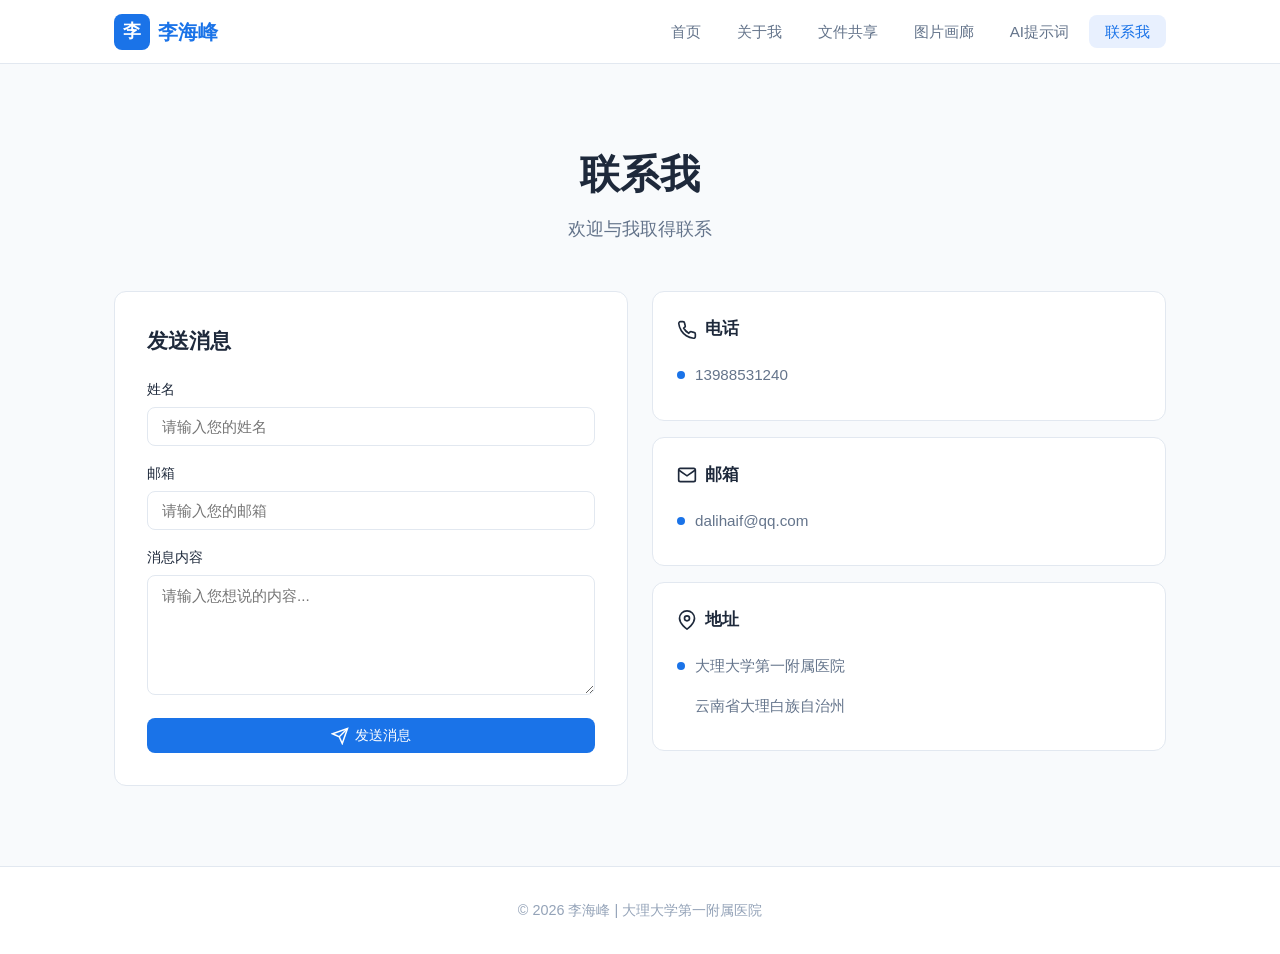
<file: contact.html>
<!DOCTYPE html>
<html lang="zh-CN">
<head>
  <meta charset="UTF-8">
  <meta name="viewport" content="width=device-width, initial-scale=1.0">
  <meta name="description" content="联系李海峰 - 大理大学第一附属医院">
  <title>联系我 - 李海峰</title>
  <link rel="stylesheet" href="css/style.css">
</head>
<body>

  <nav class="navbar">
    <div class="container">
      <a href="index.html" class="nav-brand">
        <span class="brand-icon">李</span>
        李海峰
      </a>
      <button class="mobile-menu-btn" aria-label="菜单">
        <span></span><span></span><span></span>
      </button>
      <ul class="nav-links">
        <li><a href="index.html">首页</a></li>
        <li><a href="about.html">关于我</a></li>
        <li><a href="files.html">文件共享</a></li>
        <li><a href="gallery.html">图片画廊</a></li>
        <li><a href="ai-prompts.html">AI提示词</a></li>
        <li><a href="contact.html">联系我</a></li>
      </ul>
    </div>
  </nav>

  <main class="page-main">
    <div class="container">

      <section class="hero animate-in" style="padding: 30px 0 40px;">
        <h1>联系我</h1>
        <p class="subtitle">欢迎与我取得联系</p>
      </section>

      <div class="contact-grid">

        <!-- 联系表单 -->
        <div class="contact-form animate-in">
          <h2>发送消息</h2>
          <form id="contactForm">
            <div class="form-group">
              <label for="name">姓名</label>
              <input type="text" id="name" placeholder="请输入您的姓名" required>
            </div>
            <div class="form-group">
              <label for="email">邮箱</label>
              <input type="email" id="email" placeholder="请输入您的邮箱" required>
            </div>
            <div class="form-group">
              <label for="message">消息内容</label>
              <textarea id="message" placeholder="请输入您想说的内容..." required></textarea>
            </div>
            <button type="submit" class="btn btn-primary" style="width: 100%; justify-content: center;">
              <svg width="18" height="18" viewBox="0 0 24 24" fill="none" stroke="currentColor" stroke-width="2"><line x1="22" y1="2" x2="11" y2="13"/><polygon points="22 2 15 22 11 13 2 9 22 2"/></svg>
              发送消息
            </button>
          </form>
          <div class="form-success" id="formSuccess">✅ 消息发送成功！感谢您的联系。</div>
        </div>

        <!-- 联系方式卡片 -->
        <div class="contact-cards animate-in">
          <div class="contact-card">
            <h3>
              <svg width="20" height="20" viewBox="0 0 24 24" fill="none" stroke="currentColor" stroke-width="2"><path d="M22 16.92v3a2 2 0 0 1-2.18 2 19.79 19.79 0 0 1-8.63-3.07 19.5 19.5 0 0 1-6-6 19.79 19.79 0 0 1-3.07-8.67A2 2 0 0 1 4.11 2h3a2 2 0 0 1 2 1.72 12.84 12.84 0 0 0 .7 2.81 2 2 0 0 1-.45 2.11L8.09 9.91a16 16 0 0 0 6 6l1.27-1.27a2 2 0 0 1 2.11-.45 12.84 12.84 0 0 0 2.81.7A2 2 0 0 1 22 16.92z"/></svg>
              电话
            </h3>
            <div class="contact-detail"><span class="dot"></span>13988531240</div>
          </div>

          <div class="contact-card">
            <h3>
              <svg width="20" height="20" viewBox="0 0 24 24" fill="none" stroke="currentColor" stroke-width="2"><path d="M4 4h16c1.1 0 2 .9 2 2v12c0 1.1-.9 2-2 2H4c-1.1 0-2-.9-2-2V6c0-1.1.9-2 2-2z"/><polyline points="22,6 12,13 2,6"/></svg>
              邮箱
            </h3>
            <div class="contact-detail"><span class="dot"></span>dalihaif@qq.com</div>
          </div>

          <div class="contact-card">
            <h3>
              <svg width="20" height="20" viewBox="0 0 24 24" fill="none" stroke="currentColor" stroke-width="2"><path d="M21 10c0 7-9 13-9 13s-9-6-9-13a9 9 0 0 1 18 0z"/><circle cx="12" cy="10" r="3"/></svg>
              地址
            </h3>
            <div class="contact-detail"><span class="dot"></span>大理大学第一附属医院</div>
            <div class="contact-detail"><span class="dot" style="background: transparent;"></span>云南省大理白族自治州</div>
          </div>
        </div>

      </div>
    </div>
  </main>

  <footer class="footer">
    <div class="container">
      <p>&copy; 2026 李海峰 | 大理大学第一附属医院</p>
    </div>
  </footer>

  <script src="js/main.js"></script>
  <script>
    // 联系表单处理
    document.addEventListener('DOMContentLoaded', function() {
      var form = document.getElementById('contactForm');
      var successMsg = document.getElementById('formSuccess');

      if (form) {
        form.addEventListener('submit', function(e) {
          e.preventDefault();

          // 模拟发送（实际使用时替换为 Formspree 或其他服务的 API）
          var name = document.getElementById('name').value;
          var email = document.getElementById('email').value;
          var message = document.getElementById('message').value;

          // 使用 mailto 作为默认后备方案（GitHub Pages 无法运行后端）
          var mailtoLink = 'mailto:dalihaif@qq.com?subject=来自个人网站的留言 - ' +
            encodeURIComponent(name) +
            '&body=' + encodeURIComponent(
              '姓名：' + name + '\n' +
              '邮箱：' + email + '\n' +
              '消息：\n' + message
            );

          // 显示成功消息
          successMsg.classList.add('show');
          form.reset();

          // 打开邮件客户端
          window.location.href = mailtoLink;

          // 3秒后隐藏成功消息
          setTimeout(function() {
            successMsg.classList.remove('show');
          }, 5000);
        });
      }
    });
  </script>
</body>
</html>
</file>
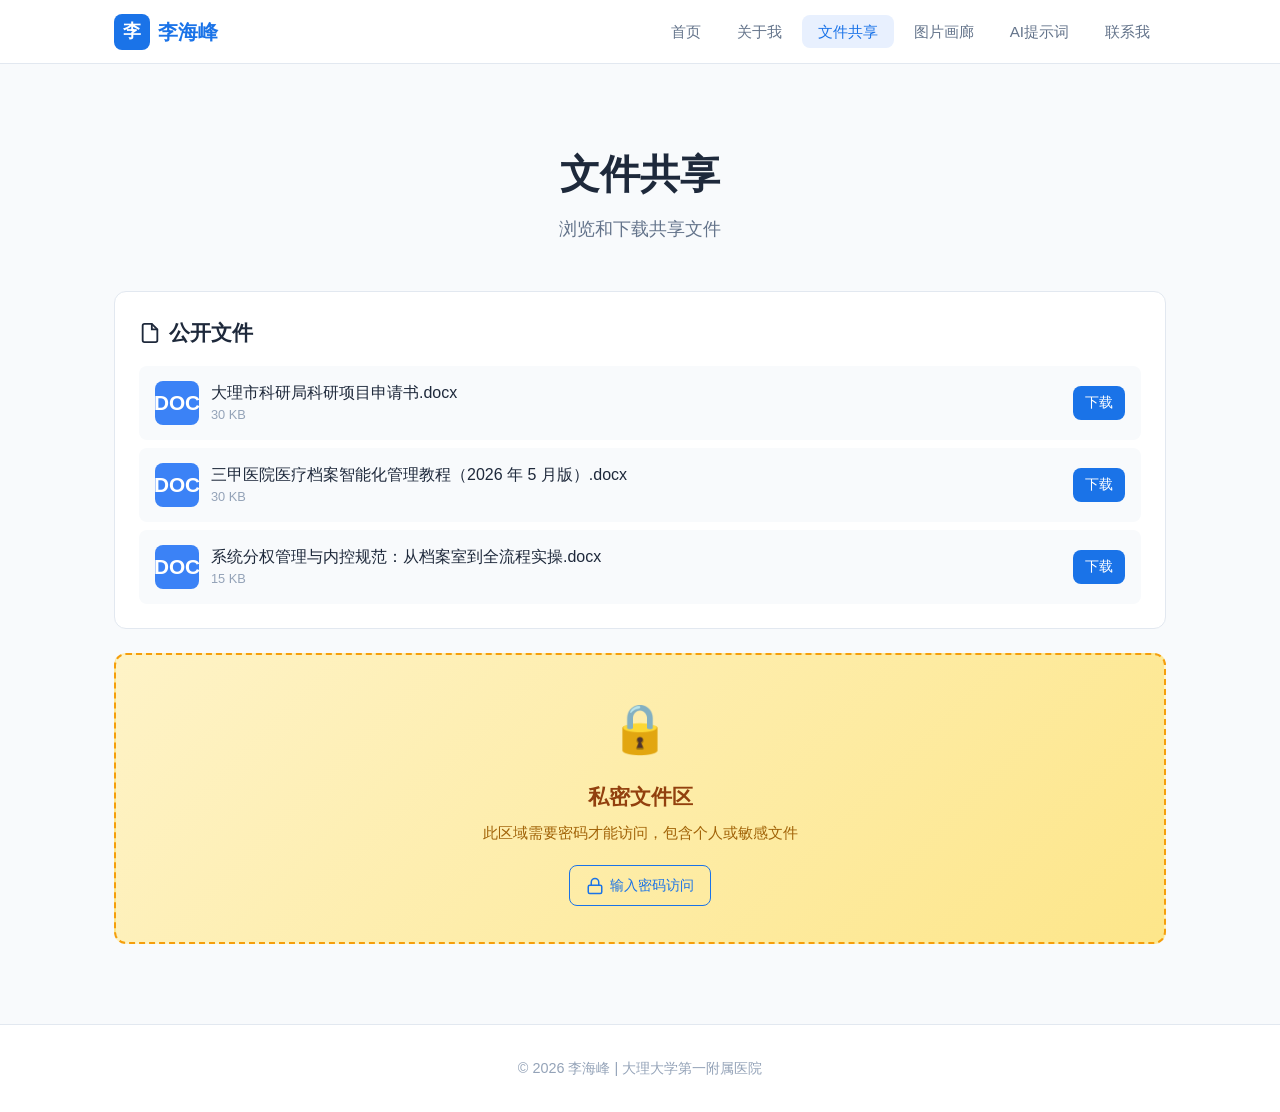
<file: files.html>
<!DOCTYPE html>
<html lang="zh-CN">
<head>
  <meta charset="UTF-8">
  <meta name="viewport" content="width=device-width, initial-scale=1.0">
  <meta name="description" content="文件共享 - 李海峰的个人空间">
  <title>文件共享 - 李海峰</title>
  <link rel="stylesheet" href="css/style.css">
</head>
<body>

  <nav class="navbar">
    <div class="container">
      <a href="index.html" class="nav-brand">
        <span class="brand-icon">李</span>
        李海峰
      </a>
      <button class="mobile-menu-btn" aria-label="菜单">
        <span></span><span></span><span></span>
      </button>
      <ul class="nav-links">
        <li><a href="index.html">首页</a></li>
        <li><a href="about.html">关于我</a></li>
        <li><a href="files.html">文件共享</a></li>
        <li><a href="gallery.html">图片画廊</a></li>
        <li><a href="ai-prompts.html">AI提示词</a></li>
        <li><a href="contact.html">联系我</a></li>
      </ul>
    </div>
  </nav>

  <main class="page-main">
    <div class="container">

      <section class="hero animate-in" style="padding: 30px 0 40px;">
        <h1>文件共享</h1>
        <p class="subtitle">浏览和下载共享文件</p>
      </section>

      <!-- 公开文件区 -->
      <section class="file-section animate-in">
        <h2>
          <svg width="22" height="22" viewBox="0 0 24 24" fill="none" stroke="currentColor" stroke-width="2"><path d="M14 2H6a2 2 0 0 0-2 2v16a2 2 0 0 0 2 2h12a2 2 0 0 0 2-2V8z"/><polyline points="14 2 14 8 20 8"/></svg>
          公开文件
        </h2>

        <div id="publicFilesList">
          <!-- 文件通过 JS 动态加载 -->
          <div class="empty-state">
            <div class="empty-icon">📂</div>
            <h3>暂无公开文件</h3>
            <p>将文件放入 public-files 目录即可在此显示</p>
          </div>
        </div>
      </section>

      <!-- 私密文件入口 -->
      <section class="private-entry animate-in">
        <div class="lock-icon">🔒</div>
        <h3>私密文件区</h3>
        <p>此区域需要密码才能访问，包含个人或敏感文件</p>
        <a href="private.html" class="btn btn-outline">
          <svg width="18" height="18" viewBox="0 0 24 24" fill="none" stroke="currentColor" stroke-width="2"><rect x="3" y="11" width="18" height="11" rx="2" ry="2"/><path d="M7 11V7a5 5 0 0 1 10 0v4"/></svg>
          输入密码访问
        </a>
      </section>

    </div>
  </main>

  <footer class="footer">
    <div class="container">
      <p>&copy; 2026 李海峰 | 大理大学第一附属医院</p>
    </div>
  </footer>

  <script src="js/main.js"></script>
  <script>
    // 公开文件列表配置 - 在此添加你的文件
    var publicFiles = [
      { name: '大理市科研局科研项目申请书.docx', type: 'doc', size: '30 KB', path: 'public-files/大理市科研局科研项目申请书.docx' },
      { name: '三甲医院医疗档案智能化管理教程（2026 年 5 月版）.docx', type: 'doc', size: '30 KB', path: 'public-files/三甲医院医疗档案智能化管理教程（2026 年 5 月版）.docx' },
      { name: '系统分权管理与内控规范：从档案室到全流程实操.docx', type: 'doc', size: '15 KB', path: 'public-files/系统分权管理与内控规范：从档案室到全流程实操.docx' },
    ];

    // 渲染公开文件列表
    function renderPublicFiles() {
      var container = document.getElementById('publicFilesList');
      if (!container) return;

      if (publicFiles.length === 0) {
        container.innerHTML = '<div class="empty-state"><div class="empty-icon">📂</div><h3>暂无公开文件</h3><p>将文件放入 public-files 目录并在此处配置即可显示</p></div>';
        return;
      }

      var html = '<ul class="file-list">';
      publicFiles.forEach(function(file) {
        var iconClass = file.type || 'other';
        var ext = file.type.toUpperCase();
        if (ext === 'PDF') ext = 'PDF';
        else if (ext === 'DOC') ext = 'DOC';
        else if (ext === 'IMG') ext = 'IMG';
        else if (ext === 'ZIP') ext = 'ZIP';

        html += '<li class="file-item">';
        html += '<div class="file-info">';
        html += '<div class="file-icon ' + iconClass + '">' + ext + '</div>';
        html += '<div>';
        html += '<div class="file-name">' + file.name + '</div>';
        html += '<div class="file-meta">' + (file.size || '') + '</div>';
        html += '</div>';
        html += '</div>';
        html += '<div class="file-actions">';
        html += '<a href="' + file.path + '" class="btn btn-sm btn-primary" download>下载</a>';
        html += '</div>';
        html += '</li>';
      });
      html += '</ul>';
      container.innerHTML = html;
    }

    document.addEventListener('DOMContentLoaded', renderPublicFiles);
  </script>
</body>
</html>
</file>
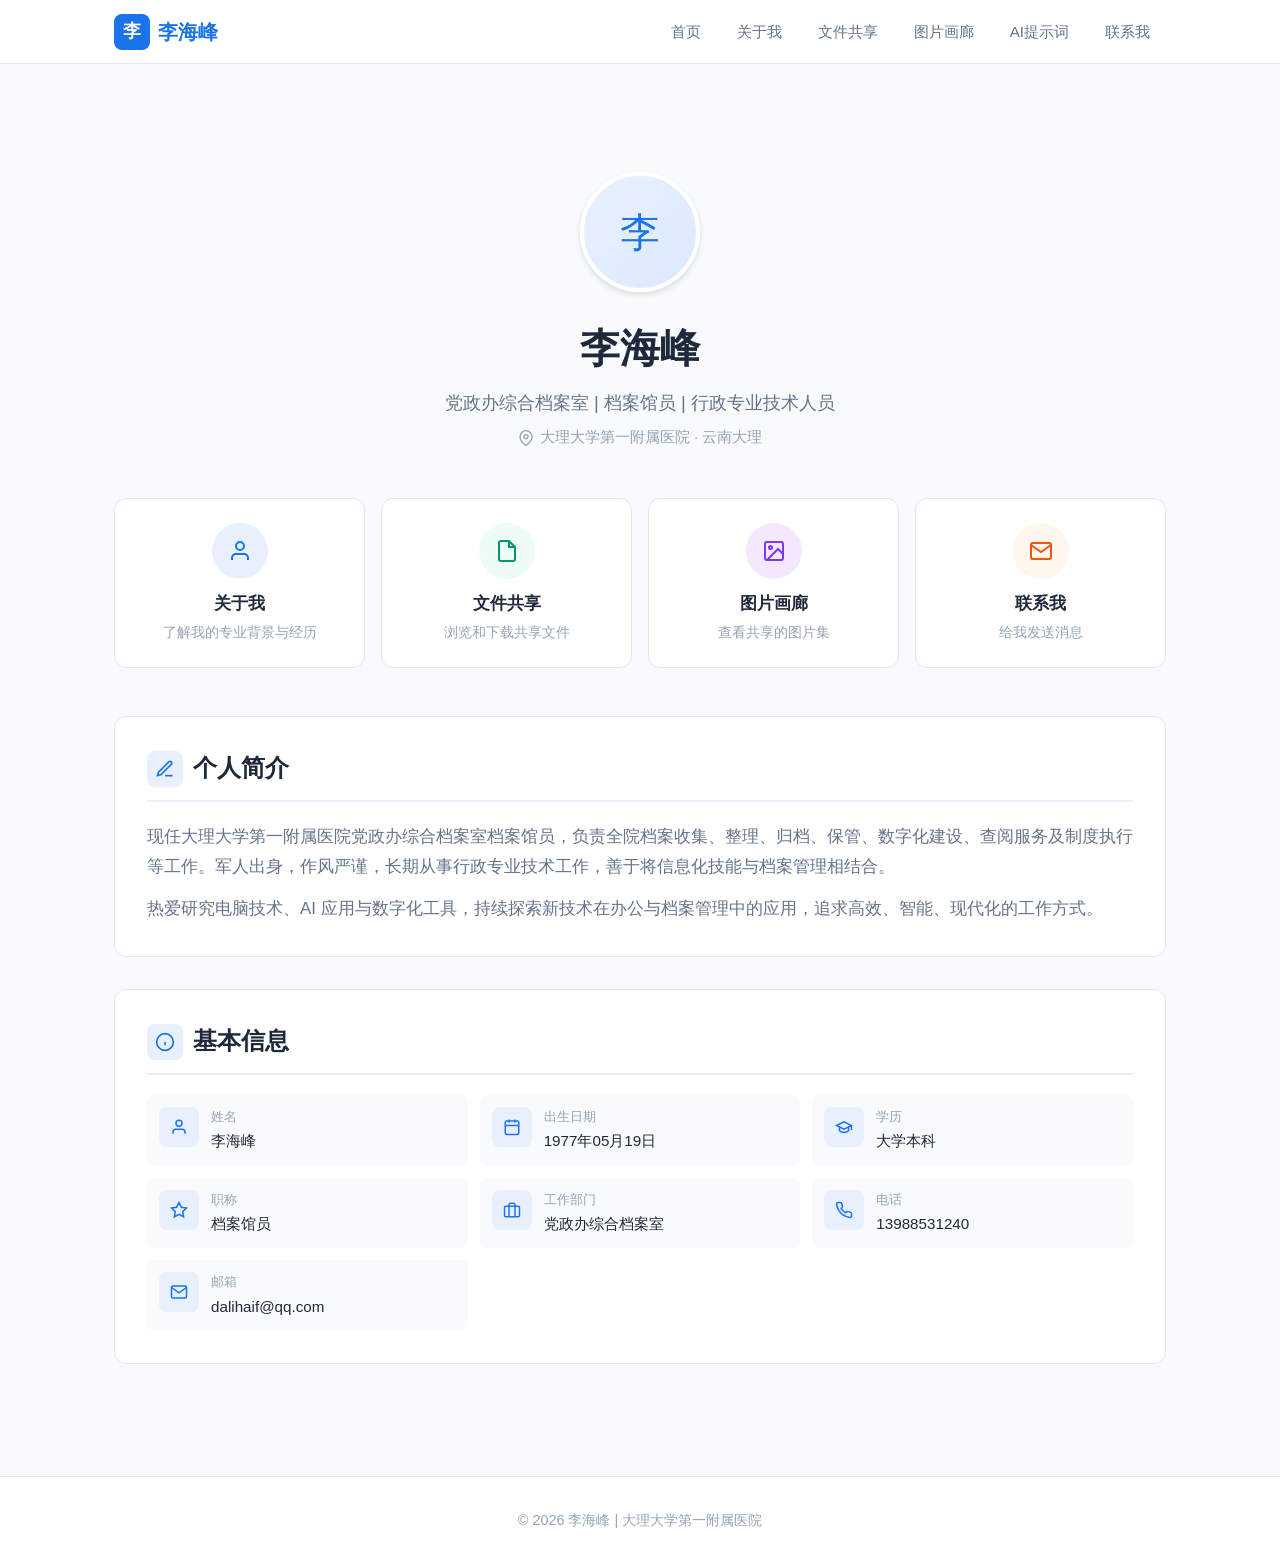
<file: index - 副本.html>
<!DOCTYPE html>
<html lang="zh-CN">
<head>
  <meta charset="UTF-8">
  <meta name="viewport" content="width=device-width, initial-scale=1.0">
  <meta name="description" content="李海峰的个人主页 - 大理大学第一附属医院">
  <title>李海峰 - 个人主页</title>
  <link rel="stylesheet" href="css/style.css">
</head>
<body>

  <!-- 导航栏 -->
  <nav class="navbar">
    <div class="container">
      <a href="index.html" class="nav-brand">
        <span class="brand-icon">李</span>
        李海峰
      </a>
      <button class="mobile-menu-btn" aria-label="菜单">
        <span></span><span></span><span></span>
      </button>
      <ul class="nav-links">
        <li><a href="index.html">首页</a></li>
        <li><a href="about.html">关于我</a></li>
        <li><a href="files.html">文件共享</a></li>
        <li><a href="gallery.html">图片画廊</a></li>
        <li><a href="ai-prompts.html">AI提示词</a></li>
        <li><a href="contact.html">联系我</a></li>
      </ul>
    </div>
  </nav>

  <!-- 主体 -->
  <main class="page-main">
    <div class="container">

      <!-- Hero 区域 -->
      <section class="hero animate-in">
        <div class="hero-avatar">
          <span style="font-size: 2.5rem; color: var(--primary);">李</span>
        </div>
        <h1>李海峰</h1>
        <p class="subtitle">党政办综合档案室 | 档案馆员 | 行政专业技术人员</p>
        <p class="location">
          <svg width="16" height="16" viewBox="0 0 24 24" fill="none" stroke="currentColor" stroke-width="2"><path d="M21 10c0 7-9 13-9 13s-9-6-9-13a9 9 0 0 1 18 0z"/><circle cx="12" cy="10" r="3"/></svg>
          大理大学第一附属医院 · 云南大理
        </p>
      </section>

      <!-- 快速入口 -->
      <section class="animate-in">
        <div class="quick-links">
          <a href="about.html" class="quick-link-card">
            <div class="icon blue">
              <svg width="24" height="24" viewBox="0 0 24 24" fill="none" stroke="currentColor" stroke-width="2"><path d="M20 21v-2a4 4 0 0 0-4-4H8a4 4 0 0 0-4 4v2"/><circle cx="12" cy="7" r="4"/></svg>
            </div>
            <h3>关于我</h3>
            <p>了解我的专业背景与经历</p>
          </a>
          <a href="files.html" class="quick-link-card">
            <div class="icon green">
              <svg width="24" height="24" viewBox="0 0 24 24" fill="none" stroke="currentColor" stroke-width="2"><path d="M14 2H6a2 2 0 0 0-2 2v16a2 2 0 0 0 2 2h12a2 2 0 0 0 2-2V8z"/><polyline points="14 2 14 8 20 8"/></svg>
            </div>
            <h3>文件共享</h3>
            <p>浏览和下载共享文件</p>
          </a>
          <a href="gallery.html" class="quick-link-card">
            <div class="icon purple">
              <svg width="24" height="24" viewBox="0 0 24 24" fill="none" stroke="currentColor" stroke-width="2"><rect x="3" y="3" width="18" height="18" rx="2" ry="2"/><circle cx="8.5" cy="8.5" r="1.5"/><polyline points="21 15 16 10 5 21"/></svg>
            </div>
            <h3>图片画廊</h3>
            <p>查看共享的图片集</p>
          </a>
          <a href="contact.html" class="quick-link-card">
            <div class="icon orange">
              <svg width="24" height="24" viewBox="0 0 24 24" fill="none" stroke="currentColor" stroke-width="2"><path d="M4 4h16c1.1 0 2 .9 2 2v12c0 1.1-.9 2-2 2H4c-1.1 0-2-.9-2-2V6c0-1.1.9-2 2-2z"/><polyline points="22,6 12,13 2,6"/></svg>
            </div>
            <h3>联系我</h3>
            <p>给我发送消息</p>
          </a>
        </div>
      </section>

      <!-- 个人简介 -->
      <section class="about-card animate-in">
        <h2>
          <span class="section-icon">
            <svg width="20" height="20" viewBox="0 0 24 24" fill="none" stroke="currentColor" stroke-width="2"><path d="M12 20h9"/><path d="M16.5 3.5a2.121 2.121 0 0 1 3 3L7 19l-4 1 1-4L16.5 3.5z"/></svg>
          </span>
          个人简介
        </h2>
        <p style="font-size: 1.05rem; line-height: 1.8; color: var(--text-secondary);">
          现任大理大学第一附属医院党政办综合档案室档案馆员，负责全院档案收集、整理、归档、保管、数字化建设、查阅服务及制度执行等工作。军人出身，作风严谨，长期从事行政专业技术工作，善于将信息化技能与档案管理相结合。
        </p>
        <p style="font-size: 1.05rem; line-height: 1.8; color: var(--text-secondary); margin-top: 12px;">
          热爱研究电脑技术、AI 应用与数字化工具，持续探索新技术在办公与档案管理中的应用，追求高效、智能、现代化的工作方式。
        </p>
      </section>

      <!-- 基本信息 -->
      <section class="about-card animate-in">
        <h2>
          <span class="section-icon">
            <svg width="20" height="20" viewBox="0 0 24 24" fill="none" stroke="currentColor" stroke-width="2"><circle cx="12" cy="12" r="10"/><line x1="12" y1="16" x2="12" y2="12"/><line x1="12" y1="8" x2="12.01" y2="8"/></svg>
          </span>
          基本信息
        </h2>
        <div class="info-list">
          <div class="info-item">
            <div class="info-icon">
              <svg width="18" height="18" viewBox="0 0 24 24" fill="none" stroke="currentColor" stroke-width="2"><path d="M20 21v-2a4 4 0 0 0-4-4H8a4 4 0 0 0-4 4v2"/><circle cx="12" cy="7" r="4"/></svg>
            </div>
            <div>
              <div class="info-label">姓名</div>
              <div class="info-value">李海峰</div>
            </div>
          </div>
          <div class="info-item">
            <div class="info-icon">
              <svg width="18" height="18" viewBox="0 0 24 24" fill="none" stroke="currentColor" stroke-width="2"><rect x="3" y="4" width="18" height="18" rx="2" ry="2"/><line x1="16" y1="2" x2="16" y2="6"/><line x1="8" y1="2" x2="8" y2="6"/><line x1="3" y1="10" x2="21" y2="10"/></svg>
            </div>
            <div>
              <div class="info-label">出生日期</div>
              <div class="info-value">1977年05月19日</div>
            </div>
          </div>
          <div class="info-item">
            <div class="info-icon">
              <svg width="18" height="18" viewBox="0 0 24 24" fill="none" stroke="currentColor" stroke-width="2"><path d="M22 10v6M2 10l10-5 10 5-10 5z"/><path d="M6 12v5c3 3 9 3 12 0v-5"/></svg>
            </div>
            <div>
              <div class="info-label">学历</div>
              <div class="info-value">大学本科</div>
            </div>
          </div>
          <div class="info-item">
            <div class="info-icon">
              <svg width="18" height="18" viewBox="0 0 24 24" fill="none" stroke="currentColor" stroke-width="2"><polygon points="12 2 15.09 8.26 22 9.27 17 14.14 18.18 21.02 12 17.77 5.82 21.02 7 14.14 2 9.27 8.91 8.26 12 2"/></svg>
            </div>
            <div>
              <div class="info-label">职称</div>
              <div class="info-value">档案馆员</div>
            </div>
          </div>
          <div class="info-item">
            <div class="info-icon">
              <svg width="18" height="18" viewBox="0 0 24 24" fill="none" stroke="currentColor" stroke-width="2"><rect x="2" y="7" width="20" height="14" rx="2" ry="2"/><path d="M16 21V5a2 2 0 0 0-2-2h-4a2 2 0 0 0-2 2v16"/></svg>
            </div>
            <div>
              <div class="info-label">工作部门</div>
              <div class="info-value">党政办综合档案室</div>
            </div>
          </div>
          <div class="info-item">
            <div class="info-icon">
              <svg width="18" height="18" viewBox="0 0 24 24" fill="none" stroke="currentColor" stroke-width="2"><path d="M22 16.92v3a2 2 0 0 1-2.18 2 19.79 19.79 0 0 1-8.63-3.07 19.5 19.5 0 0 1-6-6 19.79 19.79 0 0 1-3.07-8.67A2 2 0 0 1 4.11 2h3a2 2 0 0 1 2 1.72 12.84 12.84 0 0 0 .7 2.81 2 2 0 0 1-.45 2.11L8.09 9.91a16 16 0 0 0 6 6l1.27-1.27a2 2 0 0 1 2.11-.45 12.84 12.84 0 0 0 2.81.7A2 2 0 0 1 22 16.92z"/></svg>
            </div>
            <div>
              <div class="info-label">电话</div>
              <div class="info-value">13988531240</div>
            </div>
          </div>
          <div class="info-item">
            <div class="info-icon">
              <svg width="18" height="18" viewBox="0 0 24 24" fill="none" stroke="currentColor" stroke-width="2"><path d="M4 4h16c1.1 0 2 .9 2 2v12c0 1.1-.9 2-2 2H4c-1.1 0-2-.9-2-2V6c0-1.1.9-2 2-2z"/><polyline points="22,6 12,13 2,6"/></svg>
            </div>
            <div>
              <div class="info-label">邮箱</div>
              <div class="info-value">dalihaif@qq.com</div>
            </div>
          </div>
        </div>
      </section>

    </div>
  </main>

  <!-- 页脚 -->
  <footer class="footer">
    <div class="container">
      <p>&copy; 2026 李海峰 | 大理大学第一附属医院</p>
    </div>
  </footer>

  <script src="js/main.js"></script>
</body>
</html>
</file>
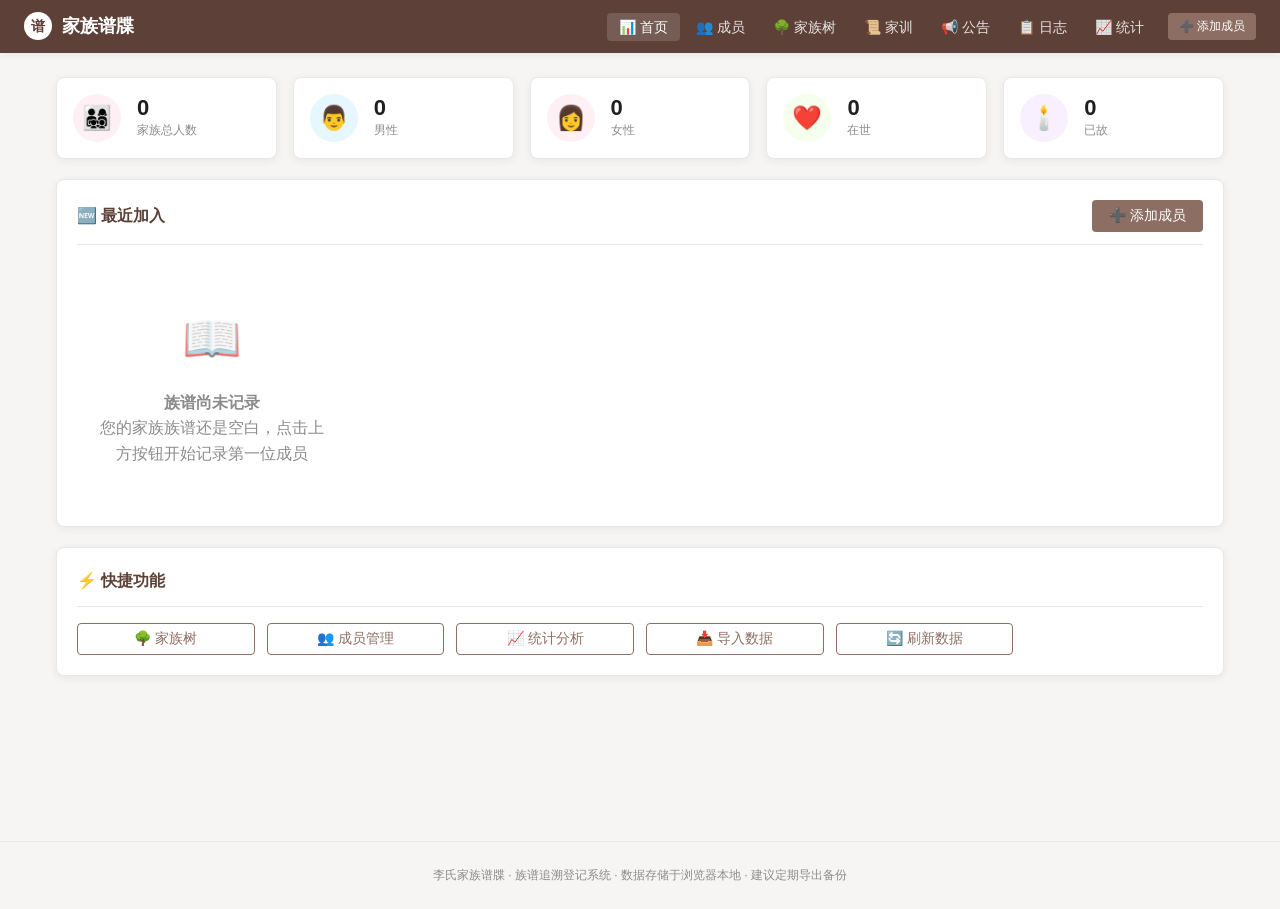
<file: Li.html>
<!DOCTYPE html>
<html lang="zh-CN">
<head>
  <meta charset="UTF-8">
  <meta name="viewport" content="width=device-width, initial-scale=1.0">
  <title>李氏家族谱牒 - 族谱追溯登记系统</title>
  <style>
    /* ==================== 现代全局样式定义 ==================== */
    :root {
      --primary: #8d6e63;
      --primary-light: #efebe9;
      --primary-dark: #5d4037;
      --success: #4caf50;
      --danger: #ff4d4f;
      --warning: #ffb74d;
      --text-main: #262626;
      --text-secondary: #595959;
      --text-light: #8c8c8c;
      --bg-main: #f7f5f4;
      --bg-card: #ffffff;
      --border: #e8e8e8;
      --radius: 8px;
      --shadow: 0 2px 8px rgba(0, 0, 0, 0.06);
    }

    * { box-sizing: border-box; margin: 0; padding: 0; }
    body { font-family: -apple-system, BlinkMacSystemFont, "Segoe UI", Roboto, "Helvetica Neue", Arial, sans-serif; background-color: var(--bg-main); color: var(--text-main); line-height: 1.6; }
    
    /* 导航栏 */
    .navbar { display: flex; justify-content: space-between; align-items: center; background-color: var(--primary-dark); color: #fff; padding: 12px 24px; position: sticky; top: 0; z-index: 100; box-shadow: var(--shadow); }
    .navbar-brand { display: flex; align-items: center; gap: 10px; text-decoration: none; color: #fff; font-size: 18px; font-weight: bold; }
    .brand-icon { background: #fff; color: var(--primary-dark); width: 28px; height: 28px; border-radius: 50%; display: flex; align-items: center; justify-content: center; font-size: 14px; font-weight: bold; }
    .navbar-nav { display: flex; align-items: center; list-style: none; gap: 4px; }
    .navbar-nav a { color: rgba(255,255,255,0.85); text-decoration: none; padding: 6px 12px; border-radius: 4px; font-size: 14px; transition: all 0.2s; }
    .navbar-nav a:hover, .navbar-nav a.active { color: #fff; background-color: rgba(255,255,255,0.15); }

    /* 主布局容器 */
    .main-content { max-width: 1200px; margin: 24px auto; padding: 0 16px; min-height: calc(100vh - 160px); }
    .page { display: none; }
    .page.active { display: block; animation: fadeIn 0.3s ease; }
    @keyframes fadeIn { from { opacity: 0; transform: translateY(4px); } to { opacity: 1; transform: translateY(0); } }

    /* 通用卡片组件 */
    .card { background: var(--bg-card); border-radius: var(--radius); padding: 20px; margin-bottom: 20px; box-shadow: var(--shadow); border: 1px solid var(--border); }
    .card-header { display: flex; justify-content: space-between; align-items: center; margin-bottom: 16px; padding-bottom: 12px; border-bottom: 1px solid var(--border); }
    .card-title { font-size: 16px; font-weight: bold; color: var(--primary-dark); display: flex; align-items: center; gap: 6px; }

    /* 核心工具表单元素 */
    .btn { display: inline-flex; align-items: center; justify-content: center; gap: 6px; padding: 6px 16px; font-size: 14px; border-radius: 4px; border: 1px solid transparent; cursor: pointer; transition: all 0.2s; font-weight: 500; }
    .btn-primary { background: var(--primary); color: #fff; }
    .btn-primary:hover { background: var(--primary-dark); }
    .btn-secondary { background: var(--primary-light); color: var(--primary-dark); }
    .btn-secondary:hover { background: #e0d8d5; }
    .btn-outline { background: transparent; border-color: var(--primary); color: var(--primary); }
    .btn-outline:hover { background: var(--primary-light); }
    .btn-danger { background: var(--danger); color: #fff; }
    .btn-danger:hover { opacity: 0.9; }
    .btn-ghost { background: transparent; color: var(--text-secondary); }
    .btn-ghost:hover { background: #eee; }
    .btn-sm { padding: 4px 10px; font-size: 12px; }

    .form-control { width: 100%; padding: 8px 12px; border: 1px solid var(--border); border-radius: 4px; font-size: 14px; outline: none; transition: border 0.2s; }
    .form-control:focus { border-color: var(--primary); }
    .form-group { margin-bottom: 16px; }
    .form-group label { display: block; margin-bottom: 6px; font-size: 13px; font-weight: 600; color: var(--text-secondary); }
    .form-row { display: grid; grid-template-columns: 1fr 1fr; gap: 16px; }
    .form-row-3 { display: grid; grid-template-columns: 1fr 1fr 1fr; gap: 16px; }
    .form-hint { font-size: 11px; color: var(--text-light); margin-top: 4px; }

    /* 仪表盘统计格栅 */
    .stats-grid { display: grid; grid-template-columns: repeat(auto-fit, minmax(180px, 1fr)); gap: 16px; margin-bottom: 20px; }
    .stat-card { background: #fff; border-radius: var(--radius); padding: 16px; display: flex; align-items: center; gap: 16px; box-shadow: var(--shadow); border: 1px solid var(--border); }
    .stat-icon { width: 48px; height: 48px; border-radius: 50%; display: flex; align-items: center; justify-content: center; font-size: 24px; }
    .stat-icon.red { background: #fff0f6; }
    .stat-icon.blue { background: #e6f7ff; }
    .stat-icon.pink { background: #fff0f6; }
    .stat-icon.green { background: #f6ffed; }
    .stat-icon.purple { background: #f9f0ff; }
    .stat-info { display: flex; flex-direction: column; }
    .stat-value { font-size: 22px; font-weight: bold; color: #1f1f1f; line-height: 1.2; }
    .stat-label { font-size: 12px; color: var(--text-light); }

    /* 成员管理格栅及卡片 */
    .toolbar { display: flex; gap: 12px; margin-bottom: 16px; flex-wrap: wrap; align-items: center; }
    .search-input { position: relative; flex: 1; min-width: 240px; }
    .search-input input { padding-left: 36px; }
    .search-icon { position: absolute; left: 12px; top: 50%; transform: translateY(-50%); color: var(--text-light); font-size: 14px; }
    .filter-group { display: flex; background: #eee; padding: 3px; border-radius: 4px; gap: 2px; }
    .filter-btn { border: none; background: transparent; padding: 4px 12px; font-size: 12px; border-radius: 3px; cursor: pointer; transition: all 0.2s; }
    .filter-btn.active { background: #fff; font-weight: bold; box-shadow: 0 1px 3px rgba(0,0,0,0.1); }

    .member-grid { display: grid; grid-template-columns: repeat(auto-fill, minmax(220px, 1fr)); gap: 16px; }
    .member-card-item { background: #fff; border: 1px solid var(--border); border-radius: var(--radius); padding: 16px; display: flex; align-items: center; gap: 12px; cursor: pointer; transition: all 0.2s; position: relative; }
    .member-card-item:hover { transform: translateY(-2px); box-shadow: var(--shadow); }
    .member-card-item.male { border-left: 4px solid #1890ff; }
    .member-card-item.female { border-left: 4px solid #ff4d4f; }
    .member-card-avatar { width: 44px; height: 44px; border-radius: 50%; display: flex; align-items: center; justify-content: center; font-size: 18px; font-weight: bold; color: #fff; }
    .member-card-avatar.male { background: #1890ff; }
    .member-card-avatar.female { background: #ff4d4f; }
    .member-card-info { flex: 1; min-width: 0; }
    .member-card-name { font-weight: bold; font-size: 15px; margin-bottom: 2px; display: flex; align-items: center; gap: 6px; }
    .member-card-meta { font-size: 12px; color: var(--text-light); }
    .badge-male { color: #1890ff; font-size: 12px; }
    .badge-female { color: #ff4d4f; font-size: 12px; }

    /* 首页最近加入 */
    .recent-member-item { display: flex; flex-direction: column; align-items: center; padding: 12px; background: var(--bg-main); border-radius: 6px; text-align: center; cursor: pointer; transition: transform 0.2s; }
    .recent-member-item:hover { transform: scale(1.03); }
    .recent-avatar { width: 40px; height: 40px; border-radius: 50%; color: #fff; display: flex; align-items: center; justify-content: center; font-weight: bold; margin-bottom: 6px; font-size: 16px; }
    .recent-avatar.male { background: #1890ff; }
    .recent-avatar.female { background: #ff4d4f; }
    .recent-name { font-size: 13px; font-weight: bold; }
    .recent-gen { font-size: 11px; color: var(--text-light); }

    /* 空状态 */
    .empty-state { text-align: center; padding: 40px 20px; color: var(--text-light); width: 100%; }
    .empty-icon { font-size: 48px; margin-bottom: 12px; opacity: 0.7; }

    /* 家族树展示容器 */
    .tree-container { position: relative; width: 100%; height: 600px; background: #fafafa; border: 1px solid var(--border); border-radius: 4px; overflow: hidden; }
    #treeCanvas { width: 100%; height: 100%; display: block; cursor: grab; }
    #treeCanvas:active { cursor: grabbing; }
    .tree-legend { position: absolute; left: 16px; bottom: 16px; background: rgba(255,255,255,0.9); padding: 8px 12px; border-radius: 4px; box-shadow: var(--shadow); font-size: 12px; display: flex; flex-direction: column; gap: 4px; }
    .legend-item { display: flex; align-items: center; gap: 6px; }
    .legend-dot { width: 100px; height: 10px; border-radius: 2px; }
    .legend-dot.male { background: #e3f2fd; border: 1px solid #1890ff; }
    .legend-dot.female { background: #fff0f3; border: 1px solid #ff4d4f; }
    .tree-controls { position: absolute; right: 16px; bottom: 16px; display: flex; flex-direction: column; gap: 6px; }
    .tree-ctrl-btn { width: 32px; height: 32px; background: #fff; border: 1px solid var(--border); border-radius: 4px; cursor: pointer; display: flex; align-items: center; justify-content: center; font-weight: bold; box-shadow: var(--shadow); font-size: 16px; }
    .tree-ctrl-btn:hover { background: #f0f0f0; }

    /* 统计纯CSS图表组件 */
    .chart-section { margin-bottom: 20px; }
    .chart-title { font-size: 14px; font-weight: bold; margin-bottom: 12px; color: var(--text-secondary); }
    .bar-chart { display: flex; flex-direction: column; gap: 12px; }
    .chart-row { display: flex; align-items: center; gap: 12px; font-size: 13px; }
    .chart-label { width: 100px; text-align: right; overflow: hidden; text-overflow: ellipsis; white-space: nowrap; color: var(--text-secondary); }
    .chart-track { flex: 1; height: 16px; background: #eee; border-radius: 8px; overflow: hidden; }
    .chart-fill { height: 100%; background: var(--primary); transition: width 0.6s ease; }
    .chart-fill.male { background: #1890ff; }
    .chart-fill.female { background: #ff4d4f; }
    .chart-val { width: 80px; font-size: 12px; color: var(--text-light); }

    /* 列表项渲染（家训、公告、日志） */
    .motto-item, .notice-item { padding: 16px; border-bottom: 1px solid var(--border); position: relative; }
    .motto-item:last-child, .notice-item:last-child { border-bottom: none; }
    .motto-title, .notice-title { font-size: 15px; font-weight: bold; margin-bottom: 6px; display: flex; align-items: center; gap: 8px; }
    .motto-meta, .notice-meta { font-size: 12px; color: var(--text-light); margin-bottom: 4px; }
    .motto-content, .notice-content { font-size: 14px; color: var(--text-secondary); white-space: pre-wrap; }
    .tag-pin { background: var(--danger); color: #fff; font-size: 10px; padding: 1px 4px; border-radius: 3px; }
    .tag-type { background: #eee; color: #666; font-size: 11px; padding: 1px 6px; border-radius: 3px; }
    .tag-type.important { background: #fff0f6; color: #ff4d4f; }
    .tag-type.event { background: #e6f7ff; color: #1890ff; }
    
    .log-item { padding: 8px 12px; font-size: 13px; border-bottom: 1px solid #fafafa; display: flex; justify-content: space-between; }
    .log-time { color: var(--text-light); }

    /* 全局通用弹窗（Modal）组件样式 */
    .modal-overlay { position: fixed; top: 0; left: 0; right: 0; bottom: 0; background: rgba(0,0,0,0.45); display: flex; align-items: center; justify-content: center; z-index: 1000; animation: fadeIn 0.2s ease; }
    .modal { background: #fff; border-radius: var(--radius); width: 100%; max-width: 600px; max-height: 85vh; display: flex; flex-direction: column; box-shadow: 0 4px 16px rgba(0,0,0,0.15); animation: scaleUp 0.2s ease; }
    @keyframes scaleUp { from { transform: scale(0.95); opacity: 0; } to { transform: scale(1); opacity: 1; } }
    .modal-header { padding: 16px 20px; border-bottom: 1px solid var(--border); display: flex; justify-content: space-between; align-items: center; }
    .modal-title { font-size: 16px; font-weight: bold; color: var(--primary-dark); }
    .modal-close { background: transparent; border: none; font-size: 16px; cursor: pointer; color: var(--text-light); }
    .modal-body { padding: 20px; overflow-y: auto; flex: 1; }
    .modal-footer { padding: 12px 20px; border-top: 1px solid var(--border); display: flex; justify-content: flex-end; gap: 12px; background: #fafafa; }

    /* 成员详情弹窗专属 */
    .detail-header { display: flex; gap: 20px; align-items: center; margin-bottom: 20px; padding-bottom: 16px; border-bottom: 1px solid var(--border); }
    .detail-avatar { width: 64px; height: 64px; border-radius: 50%; display: flex; align-items: center; justify-content: center; font-size: 24px; color: #fff; font-weight: bold; }
    .detail-avatar.male { background: #1890ff; }
    .detail-avatar.female { background: #ff4d4f; }
    .detail-info h2 { font-size: 20px; margin-bottom: 4px; }
    .detail-meta { display: flex; gap: 6px; }
    .tag { font-size: 11px; padding: 2px 8px; border-radius: 3px; font-weight: 500; }
    .tag-male { background: #e6f7ff; color: #1890ff; }
    .tag-female { background: #fff0f5; color: #ff4d4f; }
    .tag-primary { background: var(--primary-light); color: var(--primary-dark); }
    .tag-gold { background: #fffbe6; color: #d46b08; border: 1px solid #ffe58f; }
    .detail-section { margin-bottom: 16px; }
    .detail-section h4 { font-size: 13px; color: var(--primary); margin-bottom: 8px; border-left: 3px solid var(--primary); padding-left: 6px; }
    .detail-grid { display: grid; grid-template-columns: 1fr 1fr; gap: 10px; font-size: 13px; }
    .detail-item { display: flex; }
    .dl { width: 70px; color: var(--text-light); }
    .dv { flex: 1; color: var(--text-main); font-weight: 500; }
    .relation-list { display: flex; flex-direction: column; gap: 6px; }
    .relation-item { font-size: 13px; background: #f9f9f9; padding: 6px 12px; border-radius: 4px; display: flex; justify-content: space-between; }
    .relation-role { color: var(--text-secondary); }
    .relation-name { color: var(--primary-dark); font-weight: bold; cursor: pointer; }
    .relation-name:hover { text-decoration: underline; }

    /* 页脚 */
    .footer { text-align: center; padding: 24px; font-size: 12px; color: var(--text-light); border-top: 1px solid var(--border); margin-top: 4px; }
  </style>
</head>
<body>

  <nav class="navbar">
    <a class="navbar-brand" href="#" id="navBrand">
      <div class="brand-icon">谱</div>
      <span id="familyNameDisplay">家族谱牒</span>
    </a>
    <ul class="navbar-nav" id="navLinks">
      <li><a href="#" data-page="dashboard" class="active">📊 首页</a></li>
      <li><a href="#" data-page="members">👥 成员</a></li>
      <li><a href="#" data-page="tree">🌳 家族树</a></li>
      <li><a href="#" data-page="mottos">📜 家训</a></li>
      <li><a href="#" data-page="notices">📢 公告</a></li>
      <li><a href="#" data-page="logs">📋 日志</a></li>
      <li><a href="#" data-page="stats">📈 统计</a></li>
      <li><button class="btn btn-primary btn-sm" id="btnAddMemberTop" style="margin-left:8px;">➕ 添加成员</button></li>
    </ul>
  </nav>

  <div class="main-content">

    <div id="page-dashboard" class="page active">
      <div class="stats-grid">
        <div class="stat-card">
          <div class="stat-icon red">👨‍👩‍👧‍👦</div>
          <div class="stat-info">
            <div class="stat-value" id="statTotal">0</div>
            <div class="stat-label">家族总人数</div>
          </div>
        </div>
        <div class="stat-card">
          <div class="stat-icon blue">👨</div>
          <div class="stat-info">
            <div class="stat-value" id="statMale">0</div>
            <div class="stat-label">男性</div>
          </div>
        </div>
        <div class="stat-card">
          <div class="stat-icon pink">👩</div>
          <div class="stat-info">
            <div class="stat-value" id="statFemale">0</div>
            <div class="stat-label">女性</div>
          </div>
        </div>
        <div class="stat-card">
          <div class="stat-icon green">❤️</div>
          <div class="stat-info">
            <div class="stat-value" id="statAlive">0</div>
            <div class="stat-label">在世</div>
          </div>
        </div>
        <div class="stat-card">
          <div class="stat-icon purple">🕯️</div>
          <div class="stat-info">
            <div class="stat-value" id="statDeceased">0</div>
            <div class="stat-label">已故</div>
          </div>
        </div>
      </div>

      <div class="card">
        <div class="card-header">
          <div class="card-title">🆕 最近加入</div>
          <button class="btn btn-primary" id="btnAddMember">➕ 添加成员</button>
        </div>
        <div class="member-grid" id="recentMembers">
          <div class="empty-state">
            <div class="empty-icon">📖</div>
            <h4>族谱尚未记录</h4>
            <p>您的家族族谱还是空白，点击上方按钮开始记录第一位成员</p>
          </div>
        </div>
      </div>

      <div class="card">
        <div class="card-header">
          <div class="card-title">⚡ 快捷功能</div>
        </div>
        <div style="display:grid;grid-template-columns:repeat(auto-fill,minmax(160px,1fr));gap:12px;">
          <button class="btn btn-outline" onclick="App.navigateTo('tree')">🌳 家族树</button>
          <button class="btn btn-outline" onclick="App.navigateTo('members')">👥 成员管理</button>
          <button class="btn btn-outline" onclick="App.navigateTo('stats')">📈 统计分析</button>
          <button class="btn btn-outline" onclick="document.getElementById('importFile').click()">📥 导入数据</button>
          <button class="btn btn-outline" onclick="App.refreshAll()">🔄 刷新数据</button>
        </div>
      </div>

      <input type="file" id="importFile" accept=".json" style="display:none;">
    </div>

    <div id="page-members" class="page">
      <div class="card">
        <div class="card-header">
          <div class="card-title">👥 成员管理</div>
          <div style="display:flex;gap:8px;">
            <button class="btn btn-primary" id="btnAddMember2" onclick="App.showMemberForm()">➕ 添加成员</button>
          </div>
        </div>

        <div class="toolbar">
          <div class="search-input">
            <span class="search-icon">🔍</span>
            <input type="text" class="form-control" id="searchInput" placeholder="搜索姓名、地址、简介...">
          </div>
        </div>
        <div class="toolbar" id="memberFilters">
          <div class="filter-group">
            <button class="filter-btn active" data-group="gender" data-value="all">全部</button>
            <button class="filter-btn" data-group="gender" data-value="male">👨 男</button>
            <button class="filter-btn" data-group="gender" data-value="female">👩 女</button>
          </div>
          <div class="filter-group">
            <button class="filter-btn active" data-group="alive" data-value="all">全部状态</button>
            <button class="filter-btn" data-group="alive" data-value="alive">❤️ 在世</button>
            <button class="filter-btn" data-group="alive" data-value="deceased">🕯️ 已故</button>
          </div>
        </div>

        <div class="member-grid" id="memberList"></div>
      </div>
    </div>

    <div id="page-tree" class="page">
      <div class="card">
        <div class="card-header">
          <div class="card-title">🌳 家族关系树</div>
          <div style="font-size:13px;color:var(--text-light);">🖱️ 拖拽平移 · 滚轮缩放 · 点击节点查看详情</div>
        </div>
        <div class="tree-container">
          <canvas id="treeCanvas"></canvas>
          <div class="tree-legend">
            <div class="legend-item"><div class="legend-dot male"></div> 男性</div>
            <div class="legend-item"><div class="legend-dot female"></div> 女性</div>
          </div>
          <div class="tree-controls">
            <button class="tree-ctrl-btn" id="treeZoomIn" title="放大">＋</button>
            <button class="tree-ctrl-btn" id="treeZoomOut" title="缩小">－</button>
            <button class="tree-ctrl-btn" id="treeReset" title="适应屏幕">⊡</button>
          </div>
        </div>
      </div>
    </div>

    <div id="page-stats" class="page">
      <div class="stats-grid">
        <div class="stat-card">
          <div class="stat-icon red">👨‍👩‍👧‍👦</div>
          <div class="stat-info">
            <div class="stat-value" id="statTotal2">0</div>
            <div class="stat-label">家族总人数</div>
          </div>
        </div>
        <div class="stat-card">
          <div class="stat-icon blue">👨</div>
          <div class="stat-info">
            <div class="stat-value" id="statMale2">0</div>
            <div class="stat-label">男性</div>
          </div>
        </div>
        <div class="stat-card">
          <div class="stat-icon pink">👩</div>
          <div class="stat-info">
            <div class="stat-value" id="statFemale2">0</div>
            <div class="stat-label">女性</div>
          </div>
        </div>
        <div class="stat-card">
          <div class="stat-icon green">❤️</div>
          <div class="stat-info">
            <div class="stat-value" id="statAlive2">0</div>
            <div class="stat-label">在世</div>
          </div>
        </div>
        <div class="stat-card">
          <div class="stat-icon purple">🕯️</div>
          <div class="stat-info">
            <div class="stat-value" id="statDeceased2">0</div>
            <div class="stat-label">已故</div>
          </div>
        </div>
      </div>

      <div class="card chart-section">
        <div class="chart-title">📊 性别比例</div>
        <div class="bar-chart" id="genderBar"></div>
      </div>

      <div class="card chart-section">
        <div class="chart-title">📊 年龄分布（在世成员）</div>
        <div class="bar-chart" id="ageBar"></div>
      </div>

      <div class="card chart-section">
        <div class="chart-title">📊 世代分布</div>
        <div class="bar-chart" id="genBar"></div>
      </div>

      <div class="card">
        <div class="card-header">
          <div class="card-title">🔧 数据管理</div>
        </div>
        <div style="display:flex;gap:12px;flex-wrap:wrap;">
          <button class="btn btn-secondary" id="btnExportJSON">📥 导出JSON</button>
          <button class="btn btn-secondary" id="btnExportText">📄 导出文本族谱</button>
          <button class="btn btn-outline" id="btnUploadExcel2" onclick="document.getElementById('importFile').click()">📤 导入JSON数据</button>
          <button class="btn btn-danger btn-sm" id="btnResetData" style="margin-left:auto;">⚠️ 重置数据</button>
        </div>
      </div>
    </div>

    <div id="page-mottos" class="page">
      <div class="card">
        <div class="card-header">
          <div class="card-title">📜 家族家训</div>
          <div style="display:flex;gap:8px;">
            <button class="btn btn-primary" id="btnAddMotto">➕ 添加家训</button>
          </div>
        </div>
        <div id="mottoList"></div>
      </div>
    </div>

    <div id="page-notices" class="page">
      <div class="card">
        <div class="card-header">
          <div class="card-title">📢 家族公告</div>
          <div style="display:flex;gap:8px;">
            <button class="btn btn-primary" id="btnAddNotice">➕ 发布公告</button>
          </div>
        </div>
        <div id="noticeList"></div>
      </div>
    </div>

    <div id="page-logs" class="page">
      <div class="card">
        <div class="card-header">
          <div class="card-title">📋 操作日志</div>
          <button class="btn btn-ghost btn-sm" id="btnClearLogs" style="color:var(--danger);">🗑️ 清空日志</button>
        </div>
        <div id="logList"></div>
      </div>
    </div>

  </div>

  <div class="footer">
   李氏家族谱牒  · 族谱追溯登记系统 · 数据存储于浏览器本地 · 建议定期导出备份
  </div>

  <div class="modal-overlay" id="modalOverlay" style="display:none;">
    <div class="modal">
      <div class="modal-header">
        <div class="modal-title" id="modalTitle">添加成员</div>
        <button class="modal-close" id="btnCloseModal">✕</button>
      </div>
      <div class="modal-body">
        <form id="formMember">
          <input type="hidden" id="formId">

          <h4 style="font-size:14px;color:var(--primary);margin-bottom:12px;padding-left:8px;border-left:3px solid var(--primary);">基本信息</h4>

          <div class="form-row">
            <div class="form-group">
              <label>姓名 *</label>
              <input type="text" class="form-control" id="formName" placeholder="请输入姓名" required>
            </div>
            <div class="form-group">
              <label>性别</label>
              <select class="form-control" id="formGender">
                <option value="male">男</option>
                <option value="female">女</option>
              </select>
            </div>
          </div>

          <div class="form-row-3">
            <div class="form-group">
              <label>世代（代）</label>
              <input type="number" class="form-control" id="formGeneration" placeholder="如：1" min="1" value="1">
              <div class="form-hint">始祖为第1代</div>
            </div>
            <div class="form-group">
              <label>排行</label>
              <input type="text" class="form-control" id="formBirthOrder" placeholder="如：长子、次女">
            </div>
            <div class="form-group">
              <label>民族</label>
              <input type="text" class="form-control" id="formEthnicity" placeholder="如：白族" value="白族">
            </div>
          </div>

          <div class="form-row">
            <div class="form-group">
              <label>出生日期</label>
              <input type="date" class="form-control" id="formBirthDate">
            </div>
            <div class="form-group">
              <label>逝世日期</label>
              <input type="date" class="form-control" id="formDeathDate">
              <div class="form-hint">如在世请留空</div>
            </div>
          </div>

          <h4 style="font-size:14px;color:var(--primary);margin:20px 0 12px;padding-left:8px;border-left:3px solid var(--primary);">联系与工作</h4>

          <div class="form-row">
            <div class="form-group">
              <label>学历</label>
              <input type="text" class="form-control" id="formEducation" placeholder="如：本科">
            </div>
            <div class="form-group">
              <label>职业</label>
              <input type="text" class="form-control" id="formCareer" placeholder="如：医生">
            </div>
          </div>

          <div class="form-row">
            <div class="form-group">
              <label>联系电话</label>
              <input type="tel" class="form-control" id="formPhone" placeholder="如：13988531240">
            </div>
            <div class="form-group">
              <label>地址</label>
              <input type="text" class="form-control" id="formAddress" placeholder="如：大理大学第一附属医院">
            </div>
          </div>

          <div class="form-group">
            <label>个人简介</label>
            <textarea class="form-control" id="formBio" placeholder="简要描述生平、成就、事迹等" rows="3"></textarea>
          </div>

          <h4 style="font-size:14px;color:var(--primary);margin:20px 0 12px;padding-left:8px;border-left:3px solid var(--primary);">家族关系</h4>

          <div class="form-group">
            <label>父亲</label>
            <div style="display:flex;align-items:center;gap:8px;">
              <div id="fatherLabel" style="flex:1;"><span style="color:#8D6E63;font-size:13px;">未选择</span></div>
              <button type="button" class="btn btn-ghost btn-sm" id="btnSelectFather" onclick="App.openRelationPicker('father')">选择</button>
              <button type="button" class="btn btn-ghost btn-sm" id="btnClearFather" style="color:var(--danger);" onclick="App.clearRelation('father')">清除</button>
            </div>
            <div id="relationPicker_father" style="display:none;margin-top:8px;"></div>
          </div>

          <div class="form-group">
            <label>母亲</label>
            <div style="display:flex;align-items:center;gap:8px;">
              <div id="motherLabel" style="flex:1;"><span style="color:#8D6E63;font-size:13px;">未选择</span></div>
              <button type="button" class="btn btn-ghost btn-sm" id="btnSelectMother" onclick="App.openRelationPicker('mother')">选择</button>
              <button type="button" class="btn btn-ghost btn-sm" id="btnClearMother" style="color:var(--danger);" onclick="App.clearRelation('mother')">清除</button>
            </div>
            <div id="relationPicker_mother" style="display:none;margin-top:8px;"></div>
          </div>

          <div class="form-group">
            <label>配偶</label>
            <div style="display:flex;align-items:center;gap:8px;">
              <div id="spouseLabel" style="flex:1;"><span style="color:#8D6E63;font-size:13px;">未选择</span></div>
              <button type="button" class="btn btn-ghost btn-sm" id="btnSelectSpouse" onclick="App.openRelationPicker('spouse')">选择</button>
              <button type="button" class="btn btn-ghost btn-sm" id="btnClearSpouse" style="color:var(--danger);" onclick="App.clearRelation('spouse')">清除</button>
            </div>
            <div id="relationPicker_spouse" style="display:none;margin-top:8px;"></div>
          </div>
        </form>
      </div>
      <div class="modal-footer">
        <button type="button" class="btn btn-ghost" id="btnCancelForm">取消</button>
        <button type="submit" class="btn btn-primary" form="formMember">💾 保存</button>
      </div>
    </div>
  </div>

  <div class="modal-overlay" id="mottoModalOverlay" style="display:none;">
    <div class="modal">
      <div class="modal-header">
        <div class="modal-title" id="mottoModalTitle">添加家训</div>
        <button class="modal-close" id="btnCloseMottoModal">✕</button>
      </div>
      <div class="modal-body">
        <form id="formMotto">
          <input type="hidden" id="mottoFormId">
          <div class="form-group">
            <label>标题 *</label>
            <input type="text" class="form-control" id="mottoTitle" placeholder="如：孝悌忠信" required>
          </div>
          <div class="form-group">
            <label>内容 *</label>
            <textarea class="form-control" id="mottoContent" rows="5" placeholder="请输入家训内容..." required></textarea>
          </div>
          <div class="form-group">
            <label>作者/出处</label>
            <input type="text" class="form-control" id="mottoAuthor" placeholder="如：祖训、李氏家规">
          </div>
        </form>
      </div>
      <div class="modal-footer">
        <button type="button" class="btn btn-ghost" id="btnCancelMotto">取消</button>
        <button type="submit" class="btn btn-primary" form="formMotto">💾 保存</button>
      </div>
    </div>
  </div>

  <div class="modal-overlay" id="noticeModalOverlay" style="display:none;">
    <div class="modal">
      <div class="modal-header">
        <div class="modal-title" id="noticeModalTitle">发布公告</div>
        <button class="modal-close" id="btnCloseNoticeModal">✕</button>
      </div>
      <div class="modal-body">
        <form id="formNotice">
          <input type="hidden" id="noticeFormId">
          <div class="form-group">
            <label>标题 *</label>
            <input type="text" class="form-control" id="noticeTitle" placeholder="请输入公告标题" required>
          </div>
          <div class="form-group">
            <label>内容 *</label>
            <textarea class="form-control" id="noticeContent" rows="5" placeholder="请输入公告内容..." required></textarea>
          </div>
          <div class="form-row">
            <div class="form-group">
              <label>类型</label>
              <select class="form-control" id="noticeType">
                <option value="normal">普通</option>
                <option value="important">重要</option>
                <option value="event">活动</option>
              </select>
            </div>
            <div class="form-group">
              <label>&nbsp;</label>
              <div style="display:flex;align-items:center;gap:8px;margin-top:24px;">
                <input type="checkbox" id="noticePinned">
                <label for="noticePinned" style="margin:0;font-weight:400;">置顶公告</label>
              </div>
            </div>
          </div>
          <div class="form-group">
            <label>发布人</label>
            <input type="text" class="form-control" id="noticeAuthor" placeholder="如：族长、管理员">
          </div>
        </form>
      </div>
      <div class="modal-footer">
        <button type="button" class="btn btn-ghost" id="btnCancelNotice">取消</button>
        <button type="submit" class="btn btn-primary" form="formNotice">💾 发布</button>
      </div>
    </div>
  </div>

  <div class="modal-overlay" id="detailModalOverlay" style="display:none;">
    <div class="modal">
      <div class="modal-header">
        <div class="modal-title">成员详情</div>
        <button class="modal-close" id="btnCloseDetail">✕</button>
      </div>
      <div class="modal-body">
        <div class="detail-header">
          <div class="detail-avatar male" id="detailAvatar">?</div>
          <div class="detail-info">
            <h2 id="detailName">—</h2>
            <div class="detail-meta">
              <span class="tag tag-male" id="detailGender">男</span>
              <span class="tag tag-primary" id="detailGeneration">第1代</span>
              <span class="tag tag-gold" id="detailAge">?岁</span>
            </div>
          </div>
        </div>

        <div class="detail-section">
          <h4>基本信息</h4>
          <div class="detail-grid">
            <div class="detail-item"><span class="dl">出生日期</span><span class="dv" id="detailBirthDate">—</span></div>
            <div class="detail-item"><span class="dl">逝世日期</span><span class="dv" id="detailDeathDate">—</span></div>
            <div class="detail-item"><span class="dl">排行</span><span class="dv" id="detailBirthOrder">—</span></div>
            <div class="detail-item"><span class="dl">民族</span><span class="dv" id="detailEthnicity">—</span></div>
          </div>
        </div>

        <div class="detail-section">
          <h4>联系与工作</h4>
          <div class="detail-grid">
            <div class="detail-item"><span class="dl">学历</span><span class="dv" id="detailEducation">—</span></div>
            <div class="detail-item"><span class="dl">职业</span><span class="dv" id="detailCareer">—</span></div>
            <div class="detail-item"><span class="dl">电话</span><span class="dv" id="detailPhone">—</span></div>
            <div class="detail-item"><span class="dl">地址</span><span class="dv" id="detailAddress">—</span></div>
          </div>
        </div>

        <div class="detail-section">
          <h4>个人简介</h4>
          <p style="font-size:14px;color:var(--text-secondary);white-space:pre-wrap;" id="detailBio">—</p>
        </div>

        <div class="detail-section">
          <h4>家族关系</h4>
          <div class="relation-list" id="detailRelations"></div>
        </div>
      </div>
      <div class="modal-footer">
        <button class="btn btn-danger btn-sm" id="btnDeleteDetail" style="margin-right:auto;">🗑️ 删除</button>
        <button class="btn btn-outline" id="btnEditDetail">✏️ 编辑</button>
        <button class="btn btn-primary" id="btnCloseDetail2">关闭</button>
      </div>
    </div>
  </div>

  <script>
    // ==================== 1. 核心应用状态管理驱动器 ====================
    const App = {
      // 全局状态树
      state: {
        members: [],
        mottos: [],
        notices: [],
        logs: []
      },
      
      // Canvas 缩放平移配置状态
      treeTransform: { x: 0, y: 0, zoom: 1 },
      treeLayoutNodes: {},

      // 临时存储当前正在表单中选择的直系亲属ID
      currentRelations: { fatherId: '', motherId: '', spouseId: '' },

      init: function() {
        this.loadLocalData();
        this.bindGlobalEvents();
        this.refreshAll();
        this.initCanvasEngine();
      },

      // 数据持久化：从localStorage加载
      loadLocalData: function() {
        const local = localStorage.getItem('FAMILY_GENEALOGY_DATA');
        if (local) {
          try {
            this.state = JSON.parse(local);
          } catch(e) {
            console.error("本地数据解析失败，已初始化空白数据库", e);
          }
        } else {
          // 初始化默认体验种子数据
          this.state = {
            members: [],
            mottos: [{id: '1', title: '崇德尚贤', content: '敦族睦宗，孝敬父母。积德行善，诗书传家。', author: '始祖遗训', timestamp: new Date().toLocaleString()}],
            notices: [{id: '1', title: '系统成功部署启航', content: '欢迎使用现代家族谱牒追溯管理系统！数据完全归并保护于您本机的浏览器核心缓存中。为了数据安全，切记在录入多条信息后通过“统计分析”->“导出JSON”下载并存储在本地目录中。', type: 'important', pinned: true, author: '族长', timestamp: new Date().toLocaleString()}],
            logs: [{text: '成功初始化本地谱牒系统架构。', timestamp: new Date().toLocaleString()}]
          };
          this.saveLocalData();
        }
      },

      saveLocalData: function() {
        localStorage.setItem('FAMILY_GENEALOGY_DATA', JSON.stringify(this.state));
      },

      addLog: function(text) {
        this.state.logs.unshift({ text, timestamp: new Date().toLocaleString() });
        this.saveLocalData();
        this.renderLogs();
      },

      // 顶层通用视图路由导航
      navigateTo: function(pageId) {
        document.querySelectorAll('.page').forEach(p => p.classList.remove('active'));
        document.querySelectorAll('#navLinks a').forEach(a => a.classList.remove('active'));
        
        const targetPage = document.getElementById(`page-${pageId}`);
        if(targetPage) targetPage.classList.add('active');
        
        const navItem = document.querySelector(`#navLinks a[data-page="${pageId}"]`);
        if(navItem) navItem.classList.add('active');

        if(pageId === 'tree') {
          setTimeout(() => this.renderTreeCanvas(), 50);
        }
      },

      // 级联刷新所有的上层UI视图
      refreshAll: function() {
        this.renderStats();
        this.renderRecentMembers();
        this.renderMemberList();
        this.renderMottos();
        this.renderNotices();
        this.renderLogs();
        this.renderCharts();
      },

      // ==================== 2. 全局交互事件捕获绑定 ====================
      bindGlobalEvents: function() {
        const self = this;

        // 顶部与卡片级菜单路由监听切换
        document.querySelectorAll('#navLinks a').forEach(link => {
          link.addEventListener('click', function(e) {
            e.preventDefault();
            const page = this.getAttribute('data-page');
            if(page) self.navigateTo(page);
          });
        });

        // 快速添加成员入口
        const btnAddTop = document.getElementById('btnAddMemberTop');
        if(btnAddTop) btnAddTop.onclick = () => self.showMemberForm();
        const btnAddDash = document.getElementById('btnAddMember');
        if(btnAddDash) btnAddDash.onclick = () => self.showMemberForm();

        // 统一控制全局弹窗取消/关闭
        document.getElementById('btnCancelForm').onclick = () => self.closeModal('modalOverlay');
        document.getElementById('btnCloseModal').onclick = () => self.closeModal('modalOverlay');
        document.getElementById('btnCancelMotto').onclick = () => self.closeModal('mottoModalOverlay');
        document.getElementById('btnCloseMottoModal').onclick = () => self.closeModal('mottoModalOverlay');
        document.getElementById('btnCancelNotice').onclick = () => self.closeModal('noticeModalOverlay');
        document.getElementById('btnCloseNoticeModal').onclick = () => self.closeModal('noticeModalOverlay');
        document.getElementById('btnCloseDetail').onclick = () => self.closeModal('detailModalOverlay');
        document.getElementById('btnCloseDetail2').onclick = () => self.closeModal('detailModalOverlay');

        // 表单保存事务拦截
        document.getElementById('formMember').onsubmit = function(e) { e.preventDefault(); self.saveMemberForm(); };
        document.getElementById('formMotto').onsubmit = function(e) { e.preventDefault(); self.saveMottoForm(); };
        document.getElementById('formNotice').onsubmit = function(e) { e.preventDefault(); self.saveNoticeForm(); };

        // 成员多维动态检索过滤器
        document.getElementById('searchInput').oninput = () => self.renderMemberList();
        document.querySelectorAll('#memberFilters .filter-btn').forEach(btn => {
          btn.onclick = function() {
            this.parentNode.querySelectorAll('.filter-btn').forEach(b => b.classList.remove('active'));
            this.classList.add('active');
            self.renderMemberList();
          }
        });

        // 外源 JSON 备份文件反向解析读取器
        document.getElementById('importFile').onchange = function(e) {
          const file = e.target.files[0];
          if(!file) return;
          const reader = new FileReader();
          reader.onload = function(evt) {
            try {
              const importedData = JSON.parse(evt.target.content || evt.target.result);
              if(importedData.members && importedData.mottos) {
                self.state = importedData;
                self.saveLocalData();
                self.refreshAll();
                self.addLog('成功导入外部全量JSON谱牒备份数据。');
                alert('谱牒数据导入恢复成功！');
              } else {
                alert('数据结构非法，导入失败！');
              }
            } catch(err) {
              alert('非合法的 JSON 文件！');
            }
          };
          reader.readAsText(file);
        };

        // 数据备份维护中心模块响应
        document.getElementById('btnExportJSON').onclick = () => self.exportToJSON();
        document.getElementById('btnExportText').onclick = () => self.exportToTextTree();
        document.getElementById('btnClearLogs').onclick = () => {
          if(confirm('确认彻底清空日志流水记录？')) {
            self.state.logs = [];
            self.addLog('操作日志已手动执行全面格式化清空。');
          }
        };
        document.getElementById('btnResetData').onclick = () => {
          if(confirm('🚨 危险警告！此操作将彻底抹除当前浏览器存储的所有族谱数据，是否确定？')) {
            localStorage.removeItem('FAMILY_GENEALOGY_DATA');
            location.reload();
          }
        };

        // 独立扩展添加功能实体按钮
        document.getElementById('btnAddMotto').onclick = () => {
          document.getElementById('formMotto').reset();
          document.getElementById('mottoFormId').value = '';
          document.getElementById('mottoModalTitle').textContent = '添加家族家训';
          document.getElementById('mottoModalOverlay').style.display = 'flex';
        };
        document.getElementById('btnAddNotice').onclick = () => {
          document.getElementById('formNotice').reset();
          document.getElementById('noticeFormId').value = '';
          document.getElementById('noticeModalTitle').textContent = '发布家族公告';
          document.getElementById('noticeModalOverlay').style.display = 'flex';
        };
      },

      closeModal: function(id) {
        document.getElementById(id).style.display = 'none';
      },

      // ==================== 3. 统计计算与数据渲染渲染器 ====================
      renderStats: function() {
        const total = this.state.members.length;
        const male = this.state.members.filter(m => m.gender === 'male').length;
        const female = this.state.members.filter(m => m.gender === 'female').length;
        const deceased = this.state.members.filter(m => m.deathDate && m.deathDate.trim() !== '').length;
        const alive = total - deceased;

        // 双向同步注入仪表盘及分析看板
        ['statTotal', 'statTotal2'].forEach(id => document.getElementById(id).textContent = total);
        ['statMale', 'statMale2'].forEach(id => document.getElementById(id).textContent = male);
        ['statFemale', 'statFemale2'].forEach(id => document.getElementById(id).textContent = female);
        ['statAlive', 'statAlive2'].forEach(id => document.getElementById(id).textContent = alive);
        ['statDeceased', 'statDeceased2'].forEach(id => document.getElementById(id).textContent = deceased);
      },

      renderRecentMembers: function() {
        const container = document.getElementById('recentMembers');
        if(this.state.members.length === 0) {
          container.innerHTML = `<div class="empty-state"><div class="empty-icon">📖</div><h4>族谱尚未记录</h4><p>您的家族族谱还是空白，点击上方按钮开始记录第一位成员</p></div>`;
          return;
        }
        
        // 倒序截取最新录入的4名数组成员
        const recents = [...this.state.members].slice(-4).reverse();
        container.innerHTML = recents.map(m => `
          <div class="recent-member-item" onclick="App.showMemberDetail('${m.id}')">
            <div class="recent-avatar ${m.gender}">${m.name.charAt(0)}</div>
            <div class="recent-name">${m.name}</div>
            <div class="recent-gen">第 ${m.generation || 1} 代</div>
          </div>
        `).join('');
      },

      renderMemberList: function() {
        const container = document.getElementById('memberList');
        const query = document.getElementById('searchInput').value.trim().toLowerCase();
        
        let targetGender = 'all';
        let targetAlive = 'all';
        document.querySelectorAll('#memberFilters .filter-btn.active').forEach(b => {
          const group = b.getAttribute('data-group');
          if(group === 'gender') targetGender = b.getAttribute('data-value');
          if(group === 'alive') targetAlive = b.getAttribute('data-value');
        });

        const filtered = this.state.members.filter(m => {
          const matchQuery = m.name.toLowerCase().includes(query) || 
                             (m.address && m.address.toLowerCase().includes(query)) || 
                             (m.bio && m.bio.toLowerCase().includes(query));
          const matchGender = (targetGender === 'all') || (m.gender === targetGender);
          
          const isDeceased = m.deathDate && m.deathDate.trim() !== '';
          const matchAlive = (targetAlive === 'all') || 
                             (targetAlive === 'alive' && !isDeceased) || 
                             (targetAlive === 'deceased' && isDeceased);
          
          return matchQuery && matchGender && matchAlive;
        });

        if(filtered.length === 0) {
          container.innerHTML = `<div class="empty-state">暂无符合检索过滤条件的家族成员。</div>`;
          return;
        }

        container.innerHTML = filtered.map(m => `
          <div class="member-card-item ${m.gender}" onclick="App.showMemberDetail('${m.id}')">
            <div class="member-card-avatar ${m.gender}">${m.name.charAt(0)}</div>
            <div class="member-card-info">
              <div class="member-card-name">
                ${m.name} 
                <span class="badge-${m.gender}">${m.gender === 'male' ? '👨' : '👩'}</span>
              </div>
              <div class="member-card-meta">世代：第 ${m.generation || 1} 代</div>
              <div class="member-card-meta">状态：${(m.deathDate && m.deathDate.trim()!=='') ? '🕯️ 已故' : '❤️ 在世'}</div>
            </div>
          </div>
        `).join('');
      },

      renderMottos: function() {
        const container = document.getElementById('mottolist'); // 适配内层宿主
        const target = container || document.getElementById('mottoList');
        if(this.state.mottos.length === 0) {
          target.innerHTML = `<div class="empty-state">暂无家族祖训纪录。</div>`;
          return;
        }
        target.innerHTML = this.state.mottos.map(m => `
          <div class="motto-item">
            <div class="motto-title">📜 ${m.title}</div>
            <div class="motto-meta">来源/作者：${m.author || '未知'} · 记录时间：${m.timestamp}</div>
            <div class="motto-content">${m.content}</div>
          </div>
        `).join('');
      },

      renderNotices: function() {
        const target = document.getElementById('noticeList');
        if(this.state.notices.length === 0) {
          target.innerHTML = `<div class="empty-state">当前没有任何宗族公告通知。</div>`;
          return;
        }
        
        // 按照置顶级别及时间降序混编
        const sorted = [...this.state.notices].sort((a,b) => {
          if(a.pinned && !b.pinned) return -1;
          if(!a.pinned && b.pinned) return 1;
          return new Date(b.timestamp) - new Date(a.timestamp);
        });

        target.innerHTML = sorted.map(n => `
          <div class="notice-item">
            <div class="notice-title">
              📢 ${n.title}
              ${n.pinned ? '<span class="tag-pin">置顶</span>' : ''}
              <span class="tag-type ${n.type}">${n.type === 'important' ? '重要' : n.type==='event' ? '活动' : '普通'}</span>
            </div>
            <div class="notice-meta">发布人：${n.author || '系统'} · 发布时间：${n.timestamp}</div>
            <div class="notice-content">${n.content}</div>
          </div>
        `).join('');
      },

      renderLogs: function() {
        const target = document.getElementById('logList');
        if(this.state.logs.length === 0) {
          target.innerHTML = `<div class="empty-state">日志流水账单为空。</div>`;
          return;
        }
        target.innerHTML = this.state.logs.map(l => `
          <div class="log-item">
            <span>🔹 ${l.text}</span>
            <span class="log-time">${l.timestamp}</span>
          </div>
        `).join('');
      },

      renderCharts: function() {
        const total = this.state.members.length || 1;
        
        // 1. 性别架构图表表征
        const mCount = this.state.members.filter(m => m.gender === 'male').length;
        const fCount = total - mCount;
        const mPct = ((mCount / total) * 100).toFixed(1);
        const fPct = (100 - mPct).toFixed(1);
        
        document.getElementById('genderBar').innerHTML = `
          <div class="chart-row"><div class="chart-label">男性 (👨)</div><div class="chart-track"><div class="chart-fill male" style="width:${mPct}%"></div></div><div class="chart-val">${mCount}人 (${mPct}%)</div></div>
          <div class="chart-row"><div class="chart-label">女性 (👩)</div><div class="chart-track"><div class="chart-fill female" style="width:${fPct}%"></div></div><div class="chart-val">${fCount}人 (${fPct}%)</div></div>
        `;

        // 2. 年龄断层格栅分布（动态计算，基准年份为 2026 年）
        const baseYear = 2026;
        const ageGroups = { '少年 (0-18)': 0, '青年 (19-40)': 0, '中年 (41-65)': 0, '老年 (66+)': 0 };
        let aliveCount = 0;

        this.state.members.forEach(m => {
          const isDeceased = m.deathDate && m.deathDate.trim() !== '';
          if (!isDeceased && m.birthDate) {
            aliveCount++;
            const birthYear = new Date(m.birthDate).getFullYear();
            const age = baseYear - birthYear;
            if(age <= 18) ageGroups['少年 (0-18)']++;
            else if(age <= 40) ageGroups['青年 (19-40)']++;
            else if(age <= 65) ageGroups['中年 (41-65)']++;
            else ageGroups['老年 (66+)']++;
          }
        });

        const denAge = aliveCount || 1;
        document.getElementById('ageBar').innerHTML = Object.keys(ageGroups).map(g => {
          const pct = ((ageGroups[g] / denAge) * 100).toFixed(1);
          return `<div class="chart-row"><div class="chart-label">${g}</div><div class="chart-track"><div class="chart-fill" style="width:${pct}%"></div></div><div class="chart-val">${ageGroups[g]}人 (${pct}%)</div></div>`;
        }).join('');

        // 3. 世代柱状流图
        const genMap = {};
        this.state.members.forEach(m => {
          const g = m.generation || 1;
          genMap[`第 ${g} 代`] = (genMap[`第 ${g} 代`] || 0) + 1;
        });

        const genKeys = Object.keys(genMap).sort((a,b) => parseInt(a.replace(/[^0-9]/g, '')) - parseInt(b.replace(/[^0-9]/g, '')));
        if(genKeys.length === 0) {
          document.getElementById('genBar').innerHTML = `<div style="text-align:center;color:#aaa;font-size:12px;">暂无世代层级分布映射</div>`;
        } else {
          document.getElementById('genBar').innerHTML = genKeys.map(k => {
            const pct = ((genMap[k] / total) * 100).toFixed(1);
            return `<div class="chart-row"><div class="chart-label">${k}</div><div class="chart-track"><div class="chart-fill" style="width:${pct}%;background:#b0a295;"></div></div><div class="chart-val">${genMap[k]}人 (${pct}%)</div></div>`;
          }).join('');
        }
      },

      // ==================== 4. 成员关系事务流与CRUD控制中心 ====================
      showMemberForm: function(id = null) {
        const form = document.getElementById('formMember');
        form.reset();
        this.currentRelations = { fatherId: '', motherId: '', spouseId: '' };
        
        // 关闭所有的级联下拉临时选择面板
        ['father', 'mother', 'spouse'].forEach(t => {
          document.getElementById(`relationPicker_${t}`).style.display = 'none';
          document.getElementById(`${t}Label`).innerHTML = `<span style="color:#8D6E63;font-size:13px;">未选择</span>`;
        });

        if(!id) {
          document.getElementById('formId').value = '';
          document.getElementById('modalTitle').textContent = '添加家族成员';
        } else {
          document.getElementById('formId').value = id;
          document.getElementById('modalTitle').textContent = '编辑成员信息';
          const m = this.state.members.find(x => x.id === id);
          if(m) {
            document.getElementById('formName').value = m.name || '';
            document.getElementById('formGender').value = m.gender || 'male';
            document.getElementById('formGeneration').value = m.generation || 1;
            document.getElementById('formBirthOrder').value = m.birthOrder || '';
            document.getElementById('formEthnicity').value = m.ethnicity || '汉族';
            document.getElementById('formBirthDate').value = m.birthDate || '';
            document.getElementById('formDeathDate').value = m.deathDate || '';
            document.getElementById('formEducation').value = m.education || '';
            document.getElementById('formCareer').value = m.career || '';
            document.getElementById('formPhone').value = m.phone || '';
            document.getElementById('formAddress').value = m.address || '';
            document.getElementById('formBio').value = m.bio || '';
            
            // 回显直系血缘关系
            this.currentRelations = { fatherId: m.fatherId || '', motherId: m.motherId || '', spouseId: m.spouseId || '' };
            this.syncRelationLabel('father');
            this.syncRelationLabel('mother');
            this.syncRelationLabel('spouse');
          }
        }
        document.getElementById('modalOverlay').style.display = 'flex';
      },

      openRelationPicker: function(type) {
        const picker = document.getElementById(`relationPicker_${type}`);
        const currentEditId = document.getElementById('formId').value;
        
        // 过滤关系候选集合：不能选自己、不能跨性别错乱配对（父亲限男、母亲限女）
        const candidates = this.state.members.filter(m => {
          if(m.id === currentEditId) return false;
          if(type === 'father' && m.gender !== 'male') return false;
          if(type === 'mother' && m.gender !== 'female') return false;
          return true;
        });

        if(candidates.length === 0) {
          picker.innerHTML = `<div style="font-size:12px;color:#aaa;padding:4px;">系统中暂无符合该角色限制条件的候选成员</div>`;
          picker.style.display = 'block';
          return;
        }

        let html = `<select class="form-control" onchange="App.selectRelationFromDropdown('${type}', this.value)">`;
        html += `<option value="">-- 请选择关联人 --</option>`;
        html += candidates.map(c => `<option value="${c.id}" ${this.currentRelations[type+'Id'] === c.id ? 'selected':''}>[第${c.generation || 1}代] - ${c.name}</option>`).join('');
        html += `</select>`;
        
        picker.innerHTML = html;
        picker.style.display = 'block';
      },

      selectRelationFromDropdown: function(type, val) {
        this.currentRelations[type+'Id'] = val;
        this.syncRelationLabel(type);
        document.getElementById(`relationPicker_${type}`).style.display = 'none';
      },

      clearRelation: function(type) {
        this.currentRelations[type+'Id'] = '';
        this.syncRelationLabel(type);
        document.getElementById(`relationPicker_${type}`).style.display = 'none';
      },

      syncRelationLabel: function(type) {
        const id = this.currentRelations[type+'Id'];
        const label = document.getElementById(`${type}Label`);
        if(!id) {
          label.innerHTML = `<span style="color:#8D6E63;font-size:13px;">未选择</span>`;
        } else {
          const match = this.state.members.find(x => x.id === id);
          label.innerHTML = match ? `<span class="tag tag-primary">[第${match.generation || 1}代] ${match.name}</span>` : `<span style="color:#8D6E63;font-size:13px;">未选择</span>`;
        }
      },

      saveMemberForm: function() {
        const id = document.getElementById('formId').value;
        const memberData = {
          id: id || 'M_' + Date.now() + '_' + Math.floor(Math.random()*1000),
          name: document.getElementById('formName').value.trim(),
          gender: document.getElementById('formGender').value,
          generation: parseInt(document.getElementById('formGeneration').value) || 1,
          birthOrder: document.getElementById('formBirthOrder').value.trim(),
          ethnicity: document.getElementById('formEthnicity').value.trim(),
          birthDate: document.getElementById('formBirthDate').value,
          deathDate: document.getElementById('formDeathDate').value,
          education: document.getElementById('formEducation').value.trim(),
          career: document.getElementById('formCareer').value.trim(),
          phone: document.getElementById('formPhone').value.trim(),
          address: document.getElementById('formAddress').value.trim(),
          bio: document.getElementById('formBio').value.trim(),
          fatherId: this.currentRelations.fatherId,
          motherId: this.currentRelations.motherId,
          spouseId: this.currentRelations.spouseId
        };

        if(!id) {
          this.state.members.push(memberData);
          this.addLog(`成功录入并初创了家族新成员：【${memberData.name}】。`);
        } else {
          const idx = this.state.members.findIndex(x => x.id === id);
          if(idx !== -1) {
            this.state.members[idx] = memberData;
            this.addLog(`系统对家族成员【${memberData.name}】的履历档案完成了更新。`);
          }
        }

        this.saveLocalData();
        this.closeModal('modalOverlay');
        this.refreshAll();
        // 如果在画布页，实时重绘
        if(document.getElementById('page-tree').classList.contains('active')) {
          this.renderTreeCanvas();
        }
      },

      showMemberDetail: function(id) {
        const m = this.state.members.find(x => x.id === id);
        if(!m) return;

        this.closeModal('modalOverlay'); // 防错交叉

        document.getElementById('detailName').textContent = m.name;
        document.getElementById('detailGender').textContent = m.gender === 'male' ? '男' : '女';
        document.getElementById('detailGender').className = `tag tag-${m.gender}`;
        document.getElementById('detailGeneration').textContent = `第 ${m.generation || 1} 代`;
        
        // 动态年龄审查算法（基准年份2026）
        let ageDisplay = '?';
        if(m.birthDate) {
          const bYear = new Date(m.birthDate).getFullYear();
          const dYear = (m.deathDate && m.deathDate.trim()!=='') ? new Date(m.deathDate).getFullYear() : 2026;
          ageDisplay = dYear - bYear;
        }
        document.getElementById('detailAge').textContent = `${ageDisplay} 岁`;
        
        const avatar = document.getElementById('detailAvatar');
        avatar.textContent = m.name.charAt(0);
        avatar.className = `detail-avatar ${m.gender}`;

        document.getElementById('detailBirthDate').textContent = m.birthDate || '—';
        document.getElementById('detailDeathDate').textContent = m.deathDate || '—（健在）';
        document.getElementById('detailBirthOrder').textContent = m.birthOrder || '—';
        document.getElementById('detailEthnicity').textContent = m.ethnicity || '—';
        document.getElementById('detailEducation').textContent = m.education || '—';
        document.getElementById('detailCareer').textContent = m.career || '—';
        document.getElementById('detailPhone').textContent = m.phone || '—';
        document.getElementById('detailAddress').textContent = m.address || '—';
        document.getElementById('detailBio').textContent = m.bio || '无生平轶事及功绩概述录入。';

        // 谱系关系树网展示
        const relList = document.getElementById('detailRelations');
        relList.innerHTML = '';
        
        const roles = [{k:'fatherId', label:'父亲'}, {k:'motherId', label:'母亲'}, {k:'spouseId', label:'配偶'}];
        roles.forEach(r => {
          if(m[r.k]) {
            const tgt = this.state.members.find(x => x.id === m[r.k]);
            if(tgt) {
              relList.innerHTML += `<div class="relation-item"><span class="relation-role">${r.label}</span><span class="relation-name" onclick="App.showMemberDetail('${tgt.id}')">${tgt.name} (第${tgt.generation}代)</span></div>`;
            }
          }
        });

        // 反向追溯衍生子女
        const children = this.state.members.filter(c => c.fatherId === m.id || c.motherId === m.id);
        children.forEach(c => {
          relList.innerHTML += `<div class="relation-item"><span class="relation-role">子女</span><span class="relation-name" onclick="App.showMemberDetail('${c.id}')">${c.name} (第${c.generation}代)</span></div>`;
        });

        if(relList.innerHTML === '') relList.innerHTML = `<span style="color:#aaa; font-size:12px;">暂未构建关联直系血亲网络</span>`;

        // 按钮授权闭环
        document.getElementById('btnDeleteDetail').onclick = () => this.deleteMember(m.id);
        document.getElementById('btnEditDetail').onclick = () => { this.closeModal('detailModalOverlay'); this.showMemberForm(m.id); };

        document.getElementById('detailModalOverlay').style.display = 'flex';
      },

      deleteMember: function(id) {
        const m = this.state.members.find(x => x.id === id);
        if(!m) return;
        if(confirm(`⚠️ 您确认要将数组成员【${m.name}】从家族谱牒中全面抹除吗？这可能会导致现有血脉连线中断！`)) {
          // 清除其他成员中关于此人的关系锚定，防止出现悬挂指针错乱
          this.state.members.forEach(x => {
            if(x.fatherId === id) x.fatherId = '';
            if(x.motherId === id) x.motherId = '';
            if(x.spouseId === id) x.spouseId = '';
          });
          
          this.state.members = this.state.members.filter(x => x.id !== id);
          this.addLog(`从系统核心数据库中删除了成员：【${m.name}】及其级联亲属关系。`);
          this.saveLocalData();
          this.closeModal('detailModalOverlay');
          this.refreshAll();
          if(document.getElementById('page-tree').classList.contains('active')) this.renderTreeCanvas();
        }
      },

      // 家训与公告辅助快捷表单保存
      saveMottoForm: function() {
        const motto = {
          id: 'MOTTO_' + Date.now(),
          title: document.getElementById('mottoTitle').value.trim(),
          content: document.getElementById('mottoContent').value.trim(),
          author: document.getElementById('mottoAuthor').value.trim() || '祖训',
          timestamp: new Date().toLocaleString()
        };
        this.state.mottos.unshift(motto);
        this.addLog(`成功收录了一条新的家族家训：【${motto.title}】。`);
        this.saveLocalData();
        this.closeModal('mottoModalOverlay');
        this.renderMottos();
      },

      saveNoticeForm: function() {
        const notice = {
          id: 'NOTICE_' + Date.now(),
          title: document.getElementById('noticeTitle').value.trim(),
          content: document.getElementById('noticeContent').value.trim(),
          type: document.getElementById('noticeType').value,
          pinned: document.getElementById('noticePinned').checked,
          author: document.getElementById('noticeAuthor').value.trim() || '管理员',
          timestamp: new Date().toLocaleString()
        };
        this.state.notices.unshift(notice);
        this.addLog(`向宗族内外发布了全新通告公告：【${notice.title}】。`);
        this.saveLocalData();
        this.closeModal('noticeModalOverlay');
        this.renderNotices();
      },

      // ==================== 5. 轻量化同级目录本地数据导入导出内核 ====================
      exportToJSON: function() {
        const dataStr = "data:text/json;charset=utf-8," + encodeURIComponent(JSON.stringify(this.state, null, 2));
        const dlAnchor = document.createElement('a');
        dlAnchor.setAttribute("href", dataStr);
        dlAnchor.setAttribute("download", `家族谱牒数据全量备份_${new Date().toISOString().slice(0,10)}.json`);
        document.body.appendChild(dlAnchor);
        dlAnchor.click();
        dlAnchor.remove();
        this.addLog('执行了全量JSON备份文件的本地目录导出。');
      },

      exportToTextTree: function() {
        if(this.state.members.length === 0) {
          alert('数据为空，无法生成文本树！');
          return;
        }

        let output = `========================================\n`;
        output += `      李氏家族世系谱牒文本树归属存根\n`;
        output += `      导存基准时间：${new Date().toLocaleString()}\n`;
        output += `========================================\n\n`;

        // 定位始祖节点（无父无母且代际最老或为第1代）
        const roots = this.state.members.filter(m => !m.fatherId && !m.motherId);
        const self = this;

        function traverseText(memberId, indent = "") {
          const m = self.state.members.find(x => x.id === memberId);
          if(!m) return "";
          
          let line = `${indent}┣━ [第${m.generation}代] ${m.name} (${m.gender === 'male'?'男':'女'})`;
          if(m.spouseId) {
            const sp = self.state.members.find(x => x.id === m.spouseId);
            if(sp) line += `  [配偶: ${sp.name}]`;
          }
          if(m.career) line += ` · 职业: ${m.career}`;
          line += `\n`;

          // 递归拉取子女
          const children = self.state.members.filter(c => c.fatherId === m.id || c.motherId === m.id);
          // 为了规避父母双全导致的子女被渲染两次，约束仅在父亲侧或母亲无配偶时递归
          if(m.gender === 'male' || !m.spouseId) {
            children.forEach(c => {
              line += traverseText(c.id, indent + "    ");
            });
          }
          return line;
        }

        if(roots.length === 0 && this.state.members.length > 0) {
          // 兜底策略：如果复杂网状结构找不到绝对根，按世代分层倾倒
          output += `(网络结构复杂，已按世代层级平面输出)\n`;
          const sorted = [...this.state.members].sort((a,b)=>a.generation - b.generation);
          sorted.forEach(m => {
            output += `[第${m.generation}代] ${m.name} (${m.gender==='male'?'男':'女'})\n`;
          });
        } else {
          roots.forEach(r => {
            output += `【源流始祖脉络】\n`;
            output += traverseText(r.id, "");
            output += `\n`;
          });
        }

        const dataStr = "data:text/plain;charset=utf-8," + encodeURIComponent(output);
        const dlAnchor = document.createElement('a');
        dlAnchor.setAttribute("href", dataStr);
        dlAnchor.setAttribute("download", `文本家族线谱树_${new Date().toISOString().slice(0,10)}.txt`);
        document.body.appendChild(dlAnchor);
        dlAnchor.click();
        dlAnchor.remove();
        this.addLog('成功将世系族谱转换并导出了纯文本可读结构。');
      },

      // ==================== 6. Canvas 高性能拓扑家族关系树引擎 ====================
      initCanvasEngine: function() {
        const canvas = document.getElementById('treeCanvas');
        if(!canvas) return;
        
        let isDragging = false;
        let startX, startY;
        const self = this;

        // 视口平移和缩放事件接管
        canvas.addEventListener('mousedown', function(e) {
          const rect = canvas.getBoundingClientRect();
          const mouseX = e.clientX - rect.left;
          const mouseY = e.clientY - rect.top;

          // 反向物理坐标映射算法：探查是否点选击中了拓扑卡片节点
          const ctx = canvas.getContext('2d');
          const transformedX = (mouseX - canvas.width / 2 - self.treeTransform.x) / self.treeTransform.zoom;
          const transformedY = (mouseY - 60 - self.treeTransform.y) / self.treeTransform.zoom;

          let hitId = null;
          for(let id in self.treeLayoutNodes) {
            const n = self.treeLayoutNodes[id];
            if(transformedX >= n.x && transformedX <= n.x + n.w && transformedY >= n.y && transformedY <= n.y + n.h) {
              hitId = id;
              break;
            }
          }

          if(hitId) {
            self.showMemberDetail(hitId);
          } else {
            isDragging = true;
            startX = e.clientX - self.treeTransform.x;
            startY = e.clientY - self.treeTransform.y;
          }
        });

        canvas.addEventListener('mousemove', function(e) {
          if(!isDragging) return;
          self.treeTransform.x = e.clientX - startX;
          self.treeTransform.y = e.clientY - startY;
          self.renderTreeCanvas();
        });

        window.addEventListener('mouseup', () => isDragging = false);

        canvas.addEventListener('wheel', function(e) {
          e.preventDefault();
          const zoomFactor = 1.1;
          if(e.deltaY < 0) {
            self.treeTransform.zoom = Math.min(3, self.treeTransform.zoom * zoomFactor);
          } else {
            self.treeTransform.zoom = Math.max(0.3, self.treeTransform.zoom / zoomFactor);
          }
          self.renderTreeCanvas();
        });

        // 控制器绑定
        document.getElementById('treeZoomIn').onclick = () => { self.treeTransform.zoom = Math.min(3, self.treeTransform.zoom * 1.2); self.renderTreeCanvas(); };
        document.getElementById('treeZoomOut').onclick = () => { self.treeTransform.zoom = Math.max(0.3, self.treeTransform.zoom / 1.2); self.renderTreeCanvas(); };
        document.getElementById('treeReset').onclick = () => { self.treeTransform = { x: 0, y: 0, zoom: 1 }; self.renderTreeCanvas(); };
      },

      computeTreeLayout: function() {
        const nodes = {};
        const genGroups = {};
        
        // 分级划分世代存储区
        this.state.members.forEach(m => {
          const g = m.generation || 1;
          if(!genGroups[g]) genGroups[g] = [];
          genGroups[g].push(m);
        });

        const cardW = 120;
        const cardH = 48;
        const gapX = 50;
        const gapY = 90;

        const generations = Object.keys(genGroups).sort((a,b)=>parseInt(a)-parseInt(b));
        
        generations.forEach((gen, gIdx) => {
          const list = genGroups[gen];
          // 内部排序：尽可能让相同双亲的子嗣在横向轴聚集靠拢
          list.sort((a,b) => String(a.fatherId || '').localeCompare(String(b.fatherId || '')));
          
          const layerTotalW = list.length * cardW + (list.length - 1) * gapX;
          const startX = -layerTotalW / 2; // 以横向中心为零点轴对称展开
          const currentY = gIdx * (cardH + gapY);

          list.forEach((m, mIdx) => {
            nodes[m.id] = {
              id: m.id,
              name: m.name,
              gender: m.gender,
              x: startX + mIdx * (cardW + gapX),
              y: currentY,
              w: cardW,
              h: cardH,
              raw: m
            };
          });
        });

        this.treeLayoutNodes = nodes;
        return nodes;
      },

      renderTreeCanvas: function() {
        const canvas = document.getElementById('treeCanvas');
        if(!canvas || !document.getElementById('page-tree').classList.contains('active')) return;

        // 视口高动态配平DPI
        const rect = canvas.parentNode.getBoundingClientRect();
        canvas.width = rect.width;
        canvas.height = rect.height;

        const ctx = canvas.getContext('2d');
        ctx.clearRect(0, 0, canvas.width, canvas.height);

        ctx.save();
        // 核心：基于画布绝对物理中心执行空间变换
        ctx.translate(canvas.width / 2 + this.treeTransform.x, 60 + this.treeTransform.y);
        ctx.scale(this.treeTransform.zoom, this.treeTransform.zoom);

        const nodes = this.computeTreeLayout();

        // --- 第一阶段：血缘纽带连线绘制 ---
        ctx.lineWidth = 1.5;
        this.state.members.forEach(m => {
          const current = nodes[m.id];
          if(!current) return;

          // 绘制父子/母子线（连线逻辑：从父母底端聚合拉出到孩子顶端）
          if(m.fatherId && nodes[m.fatherId]) {
            const fat = nodes[m.fatherId];
            ctx.beginPath();
            ctx.strokeStyle = '#90a4ae';
            ctx.moveTo(fat.x + fat.w/2, fat.y + fat.h);
            ctx.lineTo(current.x + current.w/2, current.y);
            ctx.stroke();
          }
          if(m.motherId && nodes[m.motherId]) {
            const mot = nodes[m.motherId];
            ctx.beginPath();
            ctx.strokeStyle = '#b0bec5';
            ctx.moveTo(mot.x + mot.w/2, mot.y + mot.h);
            ctx.lineTo(current.x + current.w/2, current.y);
            ctx.stroke();
          }

          // 绘制配偶纽带关系线（侧连横线虚线桥）
          if(m.spouseId && nodes[m.spouseId] && m.id < m.spouseId) {
            const sp = nodes[m.spouseId];
            ctx.beginPath();
            ctx.strokeStyle = '#ffb74d';
            ctx.setLineDash([4, 4]);
            ctx.moveTo(current.x + current.w, current.y + current.h/2);
            ctx.lineTo(sp.x, sp.y + sp.h/2);
            ctx.stroke();
            ctx.setLineDash([]); // 还原线型
          }
        });

        // --- 第二阶段：实体卡片节点渲染 ---
        for(let id in nodes) {
          const n = nodes[id];
          
          // 根据性别着色卡片背景
          ctx.fillStyle = n.gender === 'female' ? '#fff0f3' : '#e3f2fd';
          ctx.strokeStyle = n.gender === 'female' ? '#ff4d4f' : '#1890ff';
          
          // 渲染微圆角矩形
          ctx.beginPath();
          if (ctx.roundRect) {
            ctx.roundRect(n.x, n.y, n.w, n.h, 6);
          } else {
            ctx.rect(n.x, n.y, n.w, n.h); // 兼容古老内核
          }
          ctx.fill();
          ctx.stroke();

          // 文字压印
          ctx.fillStyle = '#262626';
          ctx.font = 'bold 13px sans-serif';
          ctx.textAlign = 'center';
          ctx.textBaseline = 'middle';
          ctx.fillText(n.name, n.x + n.w/2, n.y + 18);

          ctx.fillStyle = '#8c8c8c';
          ctx.font = '10px sans-serif';
          ctx.fillText(`第 ${n.raw.generation || 1} 代`, n.x + n.w/2, n.y + 36);
        }

        ctx.restore();
      }
    };

    // ==================== 7. 独立离线化页面加载启动项 ====================
    document.addEventListener('DOMContentLoaded', function() {
      App.init();
    });
  </script>
</body>
</html>
</file>
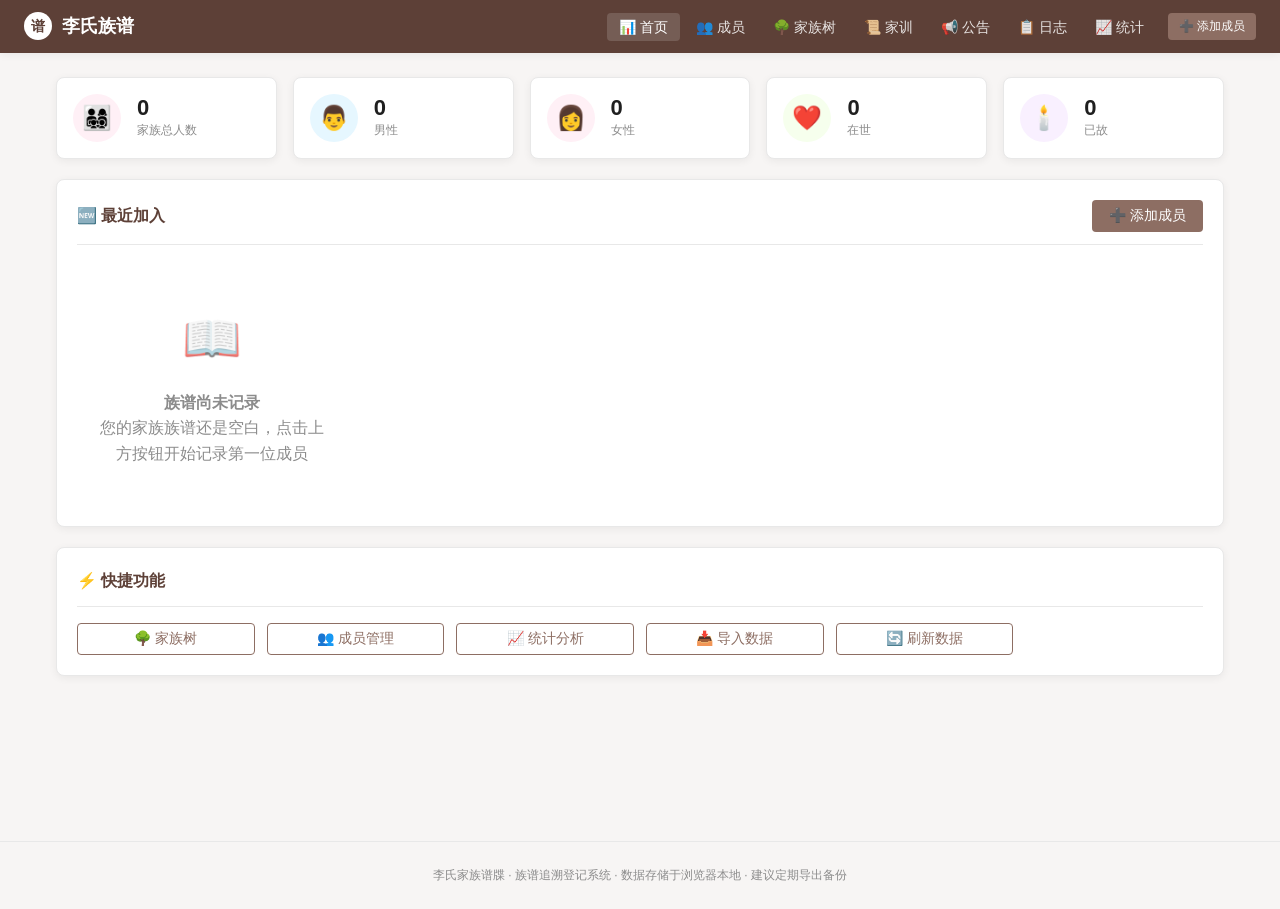
<file: li.html>
<!DOCTYPE html>
<html lang="zh-CN">
<head>
  <meta charset="UTF-8">
  <meta name="viewport" content="width=device-width, initial-scale=1.0">
  <title>李氏家族谱牒 - 族谱追溯登记系统</title>
  <style>
    /* ==================== 现代全局样式定义 ==================== */
    :root {
      --primary: #8d6e63;
      --primary-light: #efebe9;
      --primary-dark: #5d4037;
      --success: #4caf50;
      --danger: #ff4d4f;
      --warning: #ffb74d;
      --text-main: #262626;
      --text-secondary: #595959;
      --text-light: #8c8c8c;
      --bg-main: #f7f5f4;
      --bg-card: #ffffff;
      --border: #e8e8e8;
      --radius: 8px;
      --shadow: 0 2px 8px rgba(0, 0, 0, 0.06);
    }

    * { box-sizing: border-box; margin: 0; padding: 0; }
    body { font-family: -apple-system, BlinkMacSystemFont, "Segoe UI", Roboto, "Helvetica Neue", Arial, sans-serif; background-color: var(--bg-main); color: var(--text-main); line-height: 1.6; }
    
    /* 导航栏 */
    .navbar { display: flex; justify-content: space-between; align-items: center; background-color: var(--primary-dark); color: #fff; padding: 12px 24px; position: sticky; top: 0; z-index: 100; box-shadow: var(--shadow); }
    .navbar-brand { display: flex; align-items: center; gap: 10px; text-decoration: none; color: #fff; font-size: 18px; font-weight: bold; }
    .brand-icon { background: #fff; color: var(--primary-dark); width: 28px; height: 28px; border-radius: 50%; display: flex; align-items: center; justify-content: center; font-size: 14px; font-weight: bold; }
    .navbar-nav { display: flex; align-items: center; list-style: none; gap: 4px; }
    .navbar-nav a { color: rgba(255,255,255,0.85); text-decoration: none; padding: 6px 12px; border-radius: 4px; font-size: 14px; transition: all 0.2s; }
    .navbar-nav a:hover, .navbar-nav a.active { color: #fff; background-color: rgba(255,255,255,0.15); }

    /* 主布局容器 */
    .main-content { max-width: 1200px; margin: 24px auto; padding: 0 16px; min-height: calc(100vh - 160px); }
    .page { display: none; }
    .page.active { display: block; animation: fadeIn 0.3s ease; }
    @keyframes fadeIn { from { opacity: 0; transform: translateY(4px); } to { opacity: 1; transform: translateY(0); } }

    /* 通用卡片组件 */
    .card { background: var(--bg-card); border-radius: var(--radius); padding: 20px; margin-bottom: 20px; box-shadow: var(--shadow); border: 1px solid var(--border); }
    .card-header { display: flex; justify-content: space-between; align-items: center; margin-bottom: 16px; padding-bottom: 12px; border-bottom: 1px solid var(--border); }
    .card-title { font-size: 16px; font-weight: bold; color: var(--primary-dark); display: flex; align-items: center; gap: 6px; }

    /* 核心工具表单元素 */
    .btn { display: inline-flex; align-items: center; justify-content: center; gap: 6px; padding: 6px 16px; font-size: 14px; border-radius: 4px; border: 1px solid transparent; cursor: pointer; transition: all 0.2s; font-weight: 500; }
    .btn-primary { background: var(--primary); color: #fff; }
    .btn-primary:hover { background: var(--primary-dark); }
    .btn-secondary { background: var(--primary-light); color: var(--primary-dark); }
    .btn-secondary:hover { background: #e0d8d5; }
    .btn-outline { background: transparent; border-color: var(--primary); color: var(--primary); }
    .btn-outline:hover { background: var(--primary-light); }
    .btn-danger { background: var(--danger); color: #fff; }
    .btn-danger:hover { opacity: 0.9; }
    .btn-ghost { background: transparent; color: var(--text-secondary); }
    .btn-ghost:hover { background: #eee; }
    .btn-sm { padding: 4px 10px; font-size: 12px; }

    .form-control { width: 100%; padding: 8px 12px; border: 1px solid var(--border); border-radius: 4px; font-size: 14px; outline: none; transition: border 0.2s; }
    .form-control:focus { border-color: var(--primary); }
    .form-group { margin-bottom: 16px; }
    .form-group label { display: block; margin-bottom: 6px; font-size: 13px; font-weight: 600; color: var(--text-secondary); }
    .form-row { display: grid; grid-template-columns: 1fr 1fr; gap: 16px; }
    .form-row-3 { display: grid; grid-template-columns: 1fr 1fr 1fr; gap: 16px; }
    .form-hint { font-size: 11px; color: var(--text-light); margin-top: 4px; }

    /* 仪表盘统计格栅 */
    .stats-grid { display: grid; grid-template-columns: repeat(auto-fit, minmax(180px, 1fr)); gap: 16px; margin-bottom: 20px; }
    .stat-card { background: #fff; border-radius: var(--radius); padding: 16px; display: flex; align-items: center; gap: 16px; box-shadow: var(--shadow); border: 1px solid var(--border); }
    .stat-icon { width: 48px; height: 48px; border-radius: 50%; display: flex; align-items: center; justify-content: center; font-size: 24px; }
    .stat-icon.red { background: #fff0f6; }
    .stat-icon.blue { background: #e6f7ff; }
    .stat-icon.pink { background: #fff0f6; }
    .stat-icon.green { background: #f6ffed; }
    .stat-icon.purple { background: #f9f0ff; }
    .stat-info { display: flex; flex-direction: column; }
    .stat-value { font-size: 22px; font-weight: bold; color: #1f1f1f; line-height: 1.2; }
    .stat-label { font-size: 12px; color: var(--text-light); }

    /* 成员管理格栅及卡片 */
    .toolbar { display: flex; gap: 12px; margin-bottom: 16px; flex-wrap: wrap; align-items: center; }
    .search-input { position: relative; flex: 1; min-width: 240px; }
    .search-input input { padding-left: 36px; }
    .search-icon { position: absolute; left: 12px; top: 50%; transform: translateY(-50%); color: var(--text-light); font-size: 14px; }
    .filter-group { display: flex; background: #eee; padding: 3px; border-radius: 4px; gap: 2px; }
    .filter-btn { border: none; background: transparent; padding: 4px 12px; font-size: 12px; border-radius: 3px; cursor: pointer; transition: all 0.2s; }
    .filter-btn.active { background: #fff; font-weight: bold; box-shadow: 0 1px 3px rgba(0,0,0,0.1); }

    .member-grid { display: grid; grid-template-columns: repeat(auto-fill, minmax(220px, 1fr)); gap: 16px; }
    .member-card-item { background: #fff; border: 1px solid var(--border); border-radius: var(--radius); padding: 16px; display: flex; align-items: center; gap: 12px; cursor: pointer; transition: all 0.2s; position: relative; }
    .member-card-item:hover { transform: translateY(-2px); box-shadow: var(--shadow); }
    .member-card-item.male { border-left: 4px solid #1890ff; }
    .member-card-item.female { border-left: 4px solid #ff4d4f; }
    .member-card-avatar { width: 44px; height: 44px; border-radius: 50%; display: flex; align-items: center; justify-content: center; font-size: 18px; font-weight: bold; color: #fff; }
    .member-card-avatar.male { background: #1890ff; }
    .member-card-avatar.female { background: #ff4d4f; }
    .member-card-info { flex: 1; min-width: 0; }
    .member-card-name { font-weight: bold; font-size: 15px; margin-bottom: 2px; display: flex; align-items: center; gap: 6px; }
    .member-card-meta { font-size: 12px; color: var(--text-light); }
    .badge-male { color: #1890ff; font-size: 12px; }
    .badge-female { color: #ff4d4f; font-size: 12px; }

    /* 首页最近加入 */
    .recent-member-item { display: flex; flex-direction: column; align-items: center; padding: 12px; background: var(--bg-main); border-radius: 6px; text-align: center; cursor: pointer; transition: transform 0.2s; }
    .recent-member-item:hover { transform: scale(1.03); }
    .recent-avatar { width: 40px; height: 40px; border-radius: 50%; color: #fff; display: flex; align-items: center; justify-content: center; font-weight: bold; margin-bottom: 6px; font-size: 16px; }
    .recent-avatar.male { background: #1890ff; }
    .recent-avatar.female { background: #ff4d4f; }
    .recent-name { font-size: 13px; font-weight: bold; }
    .recent-gen { font-size: 11px; color: var(--text-light); }

    /* 空状态 */
    .empty-state { text-align: center; padding: 40px 20px; color: var(--text-light); width: 100%; }
    .empty-icon { font-size: 48px; margin-bottom: 12px; opacity: 0.7; }

    /* 家族树展示容器 */
    .tree-container { position: relative; width: 100%; height: 600px; background: #fafafa; border: 1px solid var(--border); border-radius: 4px; overflow: hidden; }
    #treeCanvas { width: 100%; height: 100%; display: block; cursor: grab; }
    #treeCanvas:active { cursor: grabbing; }
    .tree-legend { position: absolute; left: 16px; bottom: 16px; background: rgba(255,255,255,0.9); padding: 8px 12px; border-radius: 4px; box-shadow: var(--shadow); font-size: 12px; display: flex; flex-direction: column; gap: 4px; }
    .legend-item { display: flex; align-items: center; gap: 6px; }
    .legend-dot { width: 100px; height: 10px; border-radius: 2px; }
    .legend-dot.male { background: #e3f2fd; border: 1px solid #1890ff; }
    .legend-dot.female { background: #fff0f3; border: 1px solid #ff4d4f; }
    .tree-controls { position: absolute; right: 16px; bottom: 16px; display: flex; flex-direction: column; gap: 6px; }
    .tree-ctrl-btn { width: 32px; height: 32px; background: #fff; border: 1px solid var(--border); border-radius: 4px; cursor: pointer; display: flex; align-items: center; justify-content: center; font-weight: bold; box-shadow: var(--shadow); font-size: 16px; }
    .tree-ctrl-btn:hover { background: #f0f0f0; }

    /* 统计纯CSS图表组件 */
    .chart-section { margin-bottom: 20px; }
    .chart-title { font-size: 14px; font-weight: bold; margin-bottom: 12px; color: var(--text-secondary); }
    .bar-chart { display: flex; flex-direction: column; gap: 12px; }
    .chart-row { display: flex; align-items: center; gap: 12px; font-size: 13px; }
    .chart-label { width: 100px; text-align: right; overflow: hidden; text-overflow: ellipsis; white-space: nowrap; color: var(--text-secondary); }
    .chart-track { flex: 1; height: 16px; background: #eee; border-radius: 8px; overflow: hidden; }
    .chart-fill { height: 100%; background: var(--primary); transition: width 0.6s ease; }
    .chart-fill.male { background: #1890ff; }
    .chart-fill.female { background: #ff4d4f; }
    .chart-val { width: 80px; font-size: 12px; color: var(--text-light); }

    /* 列表项渲染（家训、公告、日志） */
    .motto-item, .notice-item { padding: 16px; border-bottom: 1px solid var(--border); position: relative; }
    .motto-item:last-child, .notice-item:last-child { border-bottom: none; }
    .motto-title, .notice-title { font-size: 15px; font-weight: bold; margin-bottom: 6px; display: flex; align-items: center; gap: 8px; }
    .motto-meta, .notice-meta { font-size: 12px; color: var(--text-light); margin-bottom: 4px; }
    .motto-content, .notice-content { font-size: 14px; color: var(--text-secondary); white-space: pre-wrap; }
    .tag-pin { background: var(--danger); color: #fff; font-size: 10px; padding: 1px 4px; border-radius: 3px; }
    .tag-type { background: #eee; color: #666; font-size: 11px; padding: 1px 6px; border-radius: 3px; }
    .tag-type.important { background: #fff0f6; color: #ff4d4f; }
    .tag-type.event { background: #e6f7ff; color: #1890ff; }
    
    .log-item { padding: 8px 12px; font-size: 13px; border-bottom: 1px solid #fafafa; display: flex; justify-content: space-between; }
    .log-time { color: var(--text-light); }

    /* 全局通用弹窗（Modal）组件样式 */
    .modal-overlay { position: fixed; top: 0; left: 0; right: 0; bottom: 0; background: rgba(0,0,0,0.45); display: flex; align-items: center; justify-content: center; z-index: 1000; animation: fadeIn 0.2s ease; }
    .modal { background: #fff; border-radius: var(--radius); width: 100%; max-width: 600px; max-height: 85vh; display: flex; flex-direction: column; box-shadow: 0 4px 16px rgba(0,0,0,0.15); animation: scaleUp 0.2s ease; }
    @keyframes scaleUp { from { transform: scale(0.95); opacity: 0; } to { transform: scale(1); opacity: 1; } }
    .modal-header { padding: 16px 20px; border-bottom: 1px solid var(--border); display: flex; justify-content: space-between; align-items: center; }
    .modal-title { font-size: 16px; font-weight: bold; color: var(--primary-dark); }
    .modal-close { background: transparent; border: none; font-size: 16px; cursor: pointer; color: var(--text-light); }
    .modal-body { padding: 20px; overflow-y: auto; flex: 1; }
    .modal-footer { padding: 12px 20px; border-top: 1px solid var(--border); display: flex; justify-content: flex-end; gap: 12px; background: #fafafa; }

    /* 成员详情弹窗专属 */
    .detail-header { display: flex; gap: 20px; align-items: center; margin-bottom: 20px; padding-bottom: 16px; border-bottom: 1px solid var(--border); }
    .detail-avatar { width: 64px; height: 64px; border-radius: 50%; display: flex; align-items: center; justify-content: center; font-size: 24px; color: #fff; font-weight: bold; }
    .detail-avatar.male { background: #1890ff; }
    .detail-avatar.female { background: #ff4d4f; }
    .detail-info h2 { font-size: 20px; margin-bottom: 4px; }
    .detail-meta { display: flex; gap: 6px; }
    .tag { font-size: 11px; padding: 2px 8px; border-radius: 3px; font-weight: 500; }
    .tag-male { background: #e6f7ff; color: #1890ff; }
    .tag-female { background: #fff0f5; color: #ff4d4f; }
    .tag-primary { background: var(--primary-light); color: var(--primary-dark); }
    .tag-gold { background: #fffbe6; color: #d46b08; border: 1px solid #ffe58f; }
    .detail-section { margin-bottom: 16px; }
    .detail-section h4 { font-size: 13px; color: var(--primary); margin-bottom: 8px; border-left: 3px solid var(--primary); padding-left: 6px; }
    .detail-grid { display: grid; grid-template-columns: 1fr 1fr; gap: 10px; font-size: 13px; }
    .detail-item { display: flex; }
    .dl { width: 70px; color: var(--text-light); }
    .dv { flex: 1; color: var(--text-main); font-weight: 500; }
    .relation-list { display: flex; flex-direction: column; gap: 6px; }
    .relation-item { font-size: 13px; background: #f9f9f9; padding: 6px 12px; border-radius: 4px; display: flex; justify-content: space-between; }
    .relation-role { color: var(--text-secondary); }
    .relation-name { color: var(--primary-dark); font-weight: bold; cursor: pointer; }
    .relation-name:hover { text-decoration: underline; }

    /* 页脚 */
    .footer { text-align: center; padding: 24px; font-size: 12px; color: var(--text-light); border-top: 1px solid var(--border); margin-top: 4px; }
  </style>
</head>
<body>

  <nav class="navbar">
    <a class="navbar-brand" href="#" id="navBrand">
      <div class="brand-icon">谱</div>
      <span id="familyNameDisplay">李氏族谱</span>
    </a>
    <ul class="navbar-nav" id="navLinks">
      <li><a href="#" data-page="dashboard" class="active">📊 首页</a></li>
      <li><a href="#" data-page="members">👥 成员</a></li>
      <li><a href="#" data-page="tree">🌳 家族树</a></li>
      <li><a href="#" data-page="mottos">📜 家训</a></li>
      <li><a href="#" data-page="notices">📢 公告</a></li>
      <li><a href="#" data-page="logs">📋 日志</a></li>
      <li><a href="#" data-page="stats">📈 统计</a></li>
      <li><button class="btn btn-primary btn-sm" id="btnAddMemberTop" style="margin-left:8px;">➕ 添加成员</button></li>
    </ul>
  </nav>

  <div class="main-content">

    <div id="page-dashboard" class="page active">
      <div class="stats-grid">
        <div class="stat-card">
          <div class="stat-icon red">👨‍👩‍👧‍👦</div>
          <div class="stat-info">
            <div class="stat-value" id="statTotal">0</div>
            <div class="stat-label">家族总人数</div>
          </div>
        </div>
        <div class="stat-card">
          <div class="stat-icon blue">👨</div>
          <div class="stat-info">
            <div class="stat-value" id="statMale">0</div>
            <div class="stat-label">男性</div>
          </div>
        </div>
        <div class="stat-card">
          <div class="stat-icon pink">👩</div>
          <div class="stat-info">
            <div class="stat-value" id="statFemale">0</div>
            <div class="stat-label">女性</div>
          </div>
        </div>
        <div class="stat-card">
          <div class="stat-icon green">❤️</div>
          <div class="stat-info">
            <div class="stat-value" id="statAlive">0</div>
            <div class="stat-label">在世</div>
          </div>
        </div>
        <div class="stat-card">
          <div class="stat-icon purple">🕯️</div>
          <div class="stat-info">
            <div class="stat-value" id="statDeceased">0</div>
            <div class="stat-label">已故</div>
          </div>
        </div>
      </div>

      <div class="card">
        <div class="card-header">
          <div class="card-title">🆕 最近加入</div>
          <button class="btn btn-primary" id="btnAddMember">➕ 添加成员</button>
        </div>
        <div class="member-grid" id="recentMembers">
          <div class="empty-state">
            <div class="empty-icon">📖</div>
            <h4>族谱尚未记录</h4>
            <p>您的家族族谱还是空白，点击上方按钮开始记录第一位成员</p>
          </div>
        </div>
      </div>

      <div class="card">
        <div class="card-header">
          <div class="card-title">⚡ 快捷功能</div>
        </div>
        <div style="display:grid;grid-template-columns:repeat(auto-fill,minmax(160px,1fr));gap:12px;">
          <button class="btn btn-outline" onclick="App.navigateTo('tree')">🌳 家族树</button>
          <button class="btn btn-outline" onclick="App.navigateTo('members')">👥 成员管理</button>
          <button class="btn btn-outline" onclick="App.navigateTo('stats')">📈 统计分析</button>
          <button class="btn btn-outline" onclick="document.getElementById('importFile').click()">📥 导入数据</button>
          <button class="btn btn-outline" onclick="App.refreshAll()">🔄 刷新数据</button>
        </div>
      </div>

      <input type="file" id="importFile" accept=".json" style="display:none;">
    </div>

    <div id="page-members" class="page">
      <div class="card">
        <div class="card-header">
          <div class="card-title">👥 成员管理</div>
          <div style="display:flex;gap:8px;">
            <button class="btn btn-primary" id="btnAddMember2" onclick="App.showMemberForm()">➕ 添加成员</button>
          </div>
        </div>

        <div class="toolbar">
          <div class="search-input">
            <span class="search-icon">🔍</span>
            <input type="text" class="form-control" id="searchInput" placeholder="搜索姓名、地址、简介...">
          </div>
        </div>
        <div class="toolbar" id="memberFilters">
          <div class="filter-group">
            <button class="filter-btn active" data-group="gender" data-value="all">全部</button>
            <button class="filter-btn" data-group="gender" data-value="male">👨 男</button>
            <button class="filter-btn" data-group="gender" data-value="female">👩 女</button>
          </div>
          <div class="filter-group">
            <button class="filter-btn active" data-group="alive" data-value="all">全部状态</button>
            <button class="filter-btn" data-group="alive" data-value="alive">❤️ 在世</button>
            <button class="filter-btn" data-group="alive" data-value="deceased">🕯️ 已故</button>
          </div>
        </div>

        <div class="member-grid" id="memberList"></div>
      </div>
    </div>

    <div id="page-tree" class="page">
      <div class="card">
        <div class="card-header">
          <div class="card-title">🌳 家族关系树</div>
          <div style="font-size:13px;color:var(--text-light);">🖱️ 拖拽平移 · 滚轮缩放 · 点击节点查看详情</div>
        </div>
        <div class="tree-container">
          <canvas id="treeCanvas"></canvas>
          <div class="tree-legend">
            <div class="legend-item"><div class="legend-dot male"></div> 男性</div>
            <div class="legend-item"><div class="legend-dot female"></div> 女性</div>
          </div>
          <div class="tree-controls">
            <button class="tree-ctrl-btn" id="treeZoomIn" title="放大">＋</button>
            <button class="tree-ctrl-btn" id="treeZoomOut" title="缩小">－</button>
            <button class="tree-ctrl-btn" id="treeReset" title="适应屏幕">⊡</button>
          </div>
        </div>
      </div>
    </div>

    <div id="page-stats" class="page">
      <div class="stats-grid">
        <div class="stat-card">
          <div class="stat-icon red">👨‍👩‍👧‍👦</div>
          <div class="stat-info">
            <div class="stat-value" id="statTotal2">0</div>
            <div class="stat-label">家族总人数</div>
          </div>
        </div>
        <div class="stat-card">
          <div class="stat-icon blue">👨</div>
          <div class="stat-info">
            <div class="stat-value" id="statMale2">0</div>
            <div class="stat-label">男性</div>
          </div>
        </div>
        <div class="stat-card">
          <div class="stat-icon pink">👩</div>
          <div class="stat-info">
            <div class="stat-value" id="statFemale2">0</div>
            <div class="stat-label">女性</div>
          </div>
        </div>
        <div class="stat-card">
          <div class="stat-icon green">❤️</div>
          <div class="stat-info">
            <div class="stat-value" id="statAlive2">0</div>
            <div class="stat-label">在世</div>
          </div>
        </div>
        <div class="stat-card">
          <div class="stat-icon purple">🕯️</div>
          <div class="stat-info">
            <div class="stat-value" id="statDeceased2">0</div>
            <div class="stat-label">已故</div>
          </div>
        </div>
      </div>

      <div class="card chart-section">
        <div class="chart-title">📊 性别比例</div>
        <div class="bar-chart" id="genderBar"></div>
      </div>

      <div class="card chart-section">
        <div class="chart-title">📊 年龄分布（在世成员）</div>
        <div class="bar-chart" id="ageBar"></div>
      </div>

      <div class="card chart-section">
        <div class="chart-title">📊 世代分布</div>
        <div class="bar-chart" id="genBar"></div>
      </div>

      <div class="card">
        <div class="card-header">
          <div class="card-title">🔧 数据管理</div>
        </div>
        <div style="display:flex;gap:12px;flex-wrap:wrap;">
          <button class="btn btn-secondary" id="btnExportJSON">📥 导出JSON</button>
          <button class="btn btn-secondary" id="btnExportText">📄 导出文本族谱</button>
          <button class="btn btn-outline" id="btnUploadExcel2" onclick="document.getElementById('importFile').click()">📤 导入JSON数据</button>
          <button class="btn btn-danger btn-sm" id="btnResetData" style="margin-left:auto;">⚠️ 重置数据</button>
        </div>
      </div>
    </div>

    <div id="page-mottos" class="page">
      <div class="card">
        <div class="card-header">
          <div class="card-title">📜 家族家训</div>
          <div style="display:flex;gap:8px;">
            <button class="btn btn-primary" id="btnAddMotto">➕ 添加家训</button>
          </div>
        </div>
        <div id="mottoList"></div>
      </div>
    </div>

    <div id="page-notices" class="page">
      <div class="card">
        <div class="card-header">
          <div class="card-title">📢 家族公告</div>
          <div style="display:flex;gap:8px;">
            <button class="btn btn-primary" id="btnAddNotice">➕ 发布公告</button>
          </div>
        </div>
        <div id="noticeList"></div>
      </div>
    </div>

    <div id="page-logs" class="page">
      <div class="card">
        <div class="card-header">
          <div class="card-title">📋 操作日志</div>
          <button class="btn btn-ghost btn-sm" id="btnClearLogs" style="color:var(--danger);">🗑️ 清空日志</button>
        </div>
        <div id="logList"></div>
      </div>
    </div>

  </div>

  <div class="footer">
   李氏家族谱牒  · 族谱追溯登记系统 · 数据存储于浏览器本地 · 建议定期导出备份
  </div>

  <div class="modal-overlay" id="modalOverlay" style="display:none;">
    <div class="modal">
      <div class="modal-header">
        <div class="modal-title" id="modalTitle">添加成员</div>
        <button class="modal-close" id="btnCloseModal">✕</button>
      </div>
      <div class="modal-body">
        <form id="formMember">
          <input type="hidden" id="formId">

          <h4 style="font-size:14px;color:var(--primary);margin-bottom:12px;padding-left:8px;border-left:3px solid var(--primary);">基本信息</h4>

          <div class="form-row">
            <div class="form-group">
              <label>姓名 *</label>
              <input type="text" class="form-control" id="formName" placeholder="请输入姓名" required>
            </div>
            <div class="form-group">
              <label>性别</label>
              <select class="form-control" id="formGender">
                <option value="male">男</option>
                <option value="female">女</option>
              </select>
            </div>
          </div>

          <div class="form-row-3">
            <div class="form-group">
              <label>世代（代）</label>
              <input type="number" class="form-control" id="formGeneration" placeholder="如：1" min="1" value="1">
              <div class="form-hint">始祖为第1代</div>
            </div>
            <div class="form-group">
              <label>排行</label>
              <input type="text" class="form-control" id="formBirthOrder" placeholder="如：长子、次女">
            </div>
            <div class="form-group">
              <label>民族</label>
              <input type="text" class="form-control" id="formEthnicity" placeholder="如：白族" value="白族">
            </div>
          </div>

          <div class="form-row">
            <div class="form-group">
              <label>出生日期</label>
              <input type="date" class="form-control" id="formBirthDate">
            </div>
            <div class="form-group">
              <label>逝世日期</label>
              <input type="date" class="form-control" id="formDeathDate">
              <div class="form-hint">如在世请留空</div>
            </div>
          </div>

          <h4 style="font-size:14px;color:var(--primary);margin:20px 0 12px;padding-left:8px;border-left:3px solid var(--primary);">联系与工作</h4>

          <div class="form-row">
            <div class="form-group">
              <label>学历</label>
              <input type="text" class="form-control" id="formEducation" placeholder="如：本科">
            </div>
            <div class="form-group">
              <label>职业</label>
              <input type="text" class="form-control" id="formCareer" placeholder="如：医生">
            </div>
          </div>

          <div class="form-row">
            <div class="form-group">
              <label>联系电话</label>
              <input type="tel" class="form-control" id="formPhone" placeholder="如：13988531240">
            </div>
            <div class="form-group">
              <label>地址</label>
              <input type="text" class="form-control" id="formAddress" placeholder="如：大理大学第一附属医院">
            </div>
          </div>

          <div class="form-group">
            <label>个人简介</label>
            <textarea class="form-control" id="formBio" placeholder="简要描述生平、成就、事迹等" rows="3"></textarea>
          </div>

          <h4 style="font-size:14px;color:var(--primary);margin:20px 0 12px;padding-left:8px;border-left:3px solid var(--primary);">家族关系</h4>

          <div class="form-group">
            <label>父亲</label>
            <div style="display:flex;align-items:center;gap:8px;">
              <div id="fatherLabel" style="flex:1;"><span style="color:#8D6E63;font-size:13px;">未选择</span></div>
              <button type="button" class="btn btn-ghost btn-sm" id="btnSelectFather" onclick="App.openRelationPicker('father')">选择</button>
              <button type="button" class="btn btn-ghost btn-sm" id="btnClearFather" style="color:var(--danger);" onclick="App.clearRelation('father')">清除</button>
            </div>
            <div id="relationPicker_father" style="display:none;margin-top:8px;"></div>
          </div>

          <div class="form-group">
            <label>母亲</label>
            <div style="display:flex;align-items:center;gap:8px;">
              <div id="motherLabel" style="flex:1;"><span style="color:#8D6E63;font-size:13px;">未选择</span></div>
              <button type="button" class="btn btn-ghost btn-sm" id="btnSelectMother" onclick="App.openRelationPicker('mother')">选择</button>
              <button type="button" class="btn btn-ghost btn-sm" id="btnClearMother" style="color:var(--danger);" onclick="App.clearRelation('mother')">清除</button>
            </div>
            <div id="relationPicker_mother" style="display:none;margin-top:8px;"></div>
          </div>

          <div class="form-group">
            <label>配偶</label>
            <div style="display:flex;align-items:center;gap:8px;">
              <div id="spouseLabel" style="flex:1;"><span style="color:#8D6E63;font-size:13px;">未选择</span></div>
              <button type="button" class="btn btn-ghost btn-sm" id="btnSelectSpouse" onclick="App.openRelationPicker('spouse')">选择</button>
              <button type="button" class="btn btn-ghost btn-sm" id="btnClearSpouse" style="color:var(--danger);" onclick="App.clearRelation('spouse')">清除</button>
            </div>
            <div id="relationPicker_spouse" style="display:none;margin-top:8px;"></div>
          </div>
        </form>
      </div>
      <div class="modal-footer">
        <button type="button" class="btn btn-ghost" id="btnCancelForm">取消</button>
        <button type="submit" class="btn btn-primary" form="formMember">💾 保存</button>
      </div>
    </div>
  </div>

  <div class="modal-overlay" id="mottoModalOverlay" style="display:none;">
    <div class="modal">
      <div class="modal-header">
        <div class="modal-title" id="mottoModalTitle">添加家训</div>
        <button class="modal-close" id="btnCloseMottoModal">✕</button>
      </div>
      <div class="modal-body">
        <form id="formMotto">
          <input type="hidden" id="mottoFormId">
          <div class="form-group">
            <label>标题 *</label>
            <input type="text" class="form-control" id="mottoTitle" placeholder="如：孝悌忠信" required>
          </div>
          <div class="form-group">
            <label>内容 *</label>
            <textarea class="form-control" id="mottoContent" rows="5" placeholder="请输入家训内容..." required></textarea>
          </div>
          <div class="form-group">
            <label>作者/出处</label>
            <input type="text" class="form-control" id="mottoAuthor" placeholder="如：祖训、李氏家规">
          </div>
        </form>
      </div>
      <div class="modal-footer">
        <button type="button" class="btn btn-ghost" id="btnCancelMotto">取消</button>
        <button type="submit" class="btn btn-primary" form="formMotto">💾 保存</button>
      </div>
    </div>
  </div>

  <div class="modal-overlay" id="noticeModalOverlay" style="display:none;">
    <div class="modal">
      <div class="modal-header">
        <div class="modal-title" id="noticeModalTitle">发布公告</div>
        <button class="modal-close" id="btnCloseNoticeModal">✕</button>
      </div>
      <div class="modal-body">
        <form id="formNotice">
          <input type="hidden" id="noticeFormId">
          <div class="form-group">
            <label>标题 *</label>
            <input type="text" class="form-control" id="noticeTitle" placeholder="请输入公告标题" required>
          </div>
          <div class="form-group">
            <label>内容 *</label>
            <textarea class="form-control" id="noticeContent" rows="5" placeholder="请输入公告内容..." required></textarea>
          </div>
          <div class="form-row">
            <div class="form-group">
              <label>类型</label>
              <select class="form-control" id="noticeType">
                <option value="normal">普通</option>
                <option value="important">重要</option>
                <option value="event">活动</option>
              </select>
            </div>
            <div class="form-group">
              <label>&nbsp;</label>
              <div style="display:flex;align-items:center;gap:8px;margin-top:24px;">
                <input type="checkbox" id="noticePinned">
                <label for="noticePinned" style="margin:0;font-weight:400;">置顶公告</label>
              </div>
            </div>
          </div>
          <div class="form-group">
            <label>发布人</label>
            <input type="text" class="form-control" id="noticeAuthor" placeholder="如：族长、管理员">
          </div>
        </form>
      </div>
      <div class="modal-footer">
        <button type="button" class="btn btn-ghost" id="btnCancelNotice">取消</button>
        <button type="submit" class="btn btn-primary" form="formNotice">💾 发布</button>
      </div>
    </div>
  </div>

  <div class="modal-overlay" id="detailModalOverlay" style="display:none;">
    <div class="modal">
      <div class="modal-header">
        <div class="modal-title">成员详情</div>
        <button class="modal-close" id="btnCloseDetail">✕</button>
      </div>
      <div class="modal-body">
        <div class="detail-header">
          <div class="detail-avatar male" id="detailAvatar">?</div>
          <div class="detail-info">
            <h2 id="detailName">—</h2>
            <div class="detail-meta">
              <span class="tag tag-male" id="detailGender">男</span>
              <span class="tag tag-primary" id="detailGeneration">第1代</span>
              <span class="tag tag-gold" id="detailAge">?岁</span>
            </div>
          </div>
        </div>

        <div class="detail-section">
          <h4>基本信息</h4>
          <div class="detail-grid">
            <div class="detail-item"><span class="dl">出生日期</span><span class="dv" id="detailBirthDate">—</span></div>
            <div class="detail-item"><span class="dl">逝世日期</span><span class="dv" id="detailDeathDate">—</span></div>
            <div class="detail-item"><span class="dl">排行</span><span class="dv" id="detailBirthOrder">—</span></div>
            <div class="detail-item"><span class="dl">民族</span><span class="dv" id="detailEthnicity">—</span></div>
          </div>
        </div>

        <div class="detail-section">
          <h4>联系与工作</h4>
          <div class="detail-grid">
            <div class="detail-item"><span class="dl">学历</span><span class="dv" id="detailEducation">—</span></div>
            <div class="detail-item"><span class="dl">职业</span><span class="dv" id="detailCareer">—</span></div>
            <div class="detail-item"><span class="dl">电话</span><span class="dv" id="detailPhone">—</span></div>
            <div class="detail-item"><span class="dl">地址</span><span class="dv" id="detailAddress">—</span></div>
          </div>
        </div>

        <div class="detail-section">
          <h4>个人简介</h4>
          <p style="font-size:14px;color:var(--text-secondary);white-space:pre-wrap;" id="detailBio">—</p>
        </div>

        <div class="detail-section">
          <h4>家族关系</h4>
          <div class="relation-list" id="detailRelations"></div>
        </div>
      </div>
      <div class="modal-footer">
        <button class="btn btn-danger btn-sm" id="btnDeleteDetail" style="margin-right:auto;">🗑️ 删除</button>
        <button class="btn btn-outline" id="btnEditDetail">✏️ 编辑</button>
        <button class="btn btn-primary" id="btnCloseDetail2">关闭</button>
      </div>
    </div>
  </div>

  <script>
    // ==================== 1. 核心应用状态管理驱动器 ====================
    const App = {
      // 全局状态树
      state: {
        members: [],
        mottos: [],
        notices: [],
        logs: []
      },
      
      // Canvas 缩放平移配置状态
      treeTransform: { x: 0, y: 0, zoom: 1 },
      treeLayoutNodes: {},

      // 临时存储当前正在表单中选择的直系亲属ID
      currentRelations: { fatherId: '', motherId: '', spouseId: '' },

      init: function() {
        this.bindGlobalEvents();
        this.initCanvasEngine();
        // 异步加载：优先localStorage，为空则自动读取同目录 family_tree.json
        this.loadDataWithFallback().then(() => {
          this.refreshAll();
        });
      },

      // 数据持久化：从localStorage加载；若无数据则 fetch family_tree.json 作为初始种子
      loadDataWithFallback: function() {
        const local = localStorage.getItem('FAMILY_GENEALOGY_DATA');
        if (local) {
          try {
            const parsed = JSON.parse(local);
            this.state = this.normalizeState(parsed);
            console.log('[族谱] 已从 localStorage 恢复数据，成员数：' + this.state.members.length);
            return Promise.resolve();
          } catch(e) {
            console.error('[族谱] localStorage 数据解析失败，将使用内置默认数据', e);
          }
        }

        // localStorage 为空或损坏时，直接使用内置默认数据（无需 fetch，支持 file:// 协议）
        console.log('[族谱] localStorage 无数据，使用内置默认族谱数据');
        this.state = this.getDefaultState();
        this.saveLocalData();
        return Promise.resolve();
      },

      // 字段名标准化：兼容 motto/mottos、notice/notices 等多种拼写
      normalizeState: function(raw) {
        const state = this.getDefaultState();
        if (!raw) return state;

        // members：支持数组或嵌套 {members: [...]}
        if (Array.isArray(raw)) {
          state.members = raw;
        } else if (raw.members) {
          state.members = Array.isArray(raw.members) ? raw.members : [];
        }

        // mottos：兼容 mottos / motto（单复数）
        if (raw.mottos && Array.isArray(raw.mottos)) {
          state.mottos = raw.mottos;
        } else if (raw.motto && Array.isArray(raw.motto)) {
          state.mottos = raw.motto;
        } else if (raw.mottos) {
          state.mottos = [];
        }

        // notices：兼容 notices / notice
        if (raw.notices && Array.isArray(raw.notices)) {
          state.notices = raw.notices;
        } else if (raw.notice && Array.isArray(raw.notice)) {
          state.notices = raw.notice;
        }

        // logs
        if (raw.logs && Array.isArray(raw.logs)) {
          state.logs = raw.logs;
        }

        return state;
      },

      // 默认初始状态（内嵌 family_tree.json 数据，支持 file:// 协议直接打开）
            // 默认初始状态（内嵌 family_tree.json 数据，支持 file:// 协议直接打开）
      getDefaultState: function() {
        return {
          members: [
    {
        "id": "M_1780263960803_998",
        "name": "李世雄",
        "gender": "male",
        "generation": 1,
        "birthOrder": "",
        "ethnicity": "白族",
        "birthDate": "1764-01-01",
        "deathDate": "1840-01-01",
        "education": "",
        "career": "",
        "phone": "",
        "address": "",
        "bio": "",
        "fatherId": "",
        "motherId": "",
        "spouseId": ""
    },
    {
        "id": "M_1780266004314_772",
        "name": "李春华",
        "gender": "male",
        "generation": 2,
        "birthOrder": "次子",
        "ethnicity": "白族",
        "birthDate": "1820-01-01",
        "deathDate": "1896-01-01",
        "education": "",
        "career": "",
        "phone": "",
        "address": "",
        "bio": "",
        "fatherId": "M_1780263960803_998",
        "motherId": "",
        "spouseId": ""
    },
    {
        "id": "M_1780266173803_145",
        "name": "李杨氏",
        "gender": "female",
        "generation": 2,
        "birthOrder": "",
        "ethnicity": "白族",
        "birthDate": "1820-01-01",
        "deathDate": "1896-01-01",
        "education": "",
        "career": "",
        "phone": "",
        "address": "",
        "bio": "",
        "fatherId": "",
        "motherId": "",
        "spouseId": "M_1780266004314_772"
    },
    {
        "id": "M_1780277216393_237",
        "name": "李春木",
        "gender": "male",
        "generation": 2,
        "birthOrder": "长子",
        "ethnicity": "白族",
        "birthDate": "",
        "deathDate": "1890-01-01",
        "education": "",
        "career": "",
        "phone": "",
        "address": "",
        "bio": "未知",
        "fatherId": "M_1780263960803_998",
        "motherId": "",
        "spouseId": ""
    },
    {
        "id": "M_1780277261636_335",
        "name": "李春发",
        "gender": "male",
        "generation": 2,
        "birthOrder": "三子",
        "ethnicity": "白族",
        "birthDate": "",
        "deathDate": "1890-01-01",
        "education": "",
        "career": "",
        "phone": "",
        "address": "",
        "bio": "未知",
        "fatherId": "M_1780263960803_998",
        "motherId": "",
        "spouseId": ""
    },
    {
        "id": "M_1780265783076_716",
        "name": "李鹤",
        "gender": "male",
        "generation": 3,
        "birthOrder": "三子",
        "ethnicity": "白族",
        "birthDate": "1840-01-01",
        "deathDate": "1918-01-01",
        "education": "",
        "career": "",
        "phone": "",
        "address": "",
        "bio": "",
        "fatherId": "M_1780266004314_772",
        "motherId": "M_1780266173803_145",
        "spouseId": "M_1780265874538_231"
    },
    {
        "id": "M_1780265874538_231",
        "name": "李董氏",
        "gender": "female",
        "generation": 3,
        "birthOrder": "",
        "ethnicity": "白族",
        "birthDate": "1840-01-01",
        "deathDate": "1920-01-01",
        "education": "",
        "career": "",
        "phone": "",
        "address": "",
        "bio": "",
        "fatherId": "",
        "motherId": "",
        "spouseId": "M_1780265783076_716"
    },
    {
        "id": "M_1780277326579_703",
        "name": "李跃",
        "gender": "male",
        "generation": 3,
        "birthOrder": "长子",
        "ethnicity": "白族",
        "birthDate": "",
        "deathDate": "1900-01-01",
        "education": "",
        "career": "",
        "phone": "",
        "address": "",
        "bio": "未知",
        "fatherId": "M_1780266004314_772",
        "motherId": "M_1780266173803_145",
        "spouseId": ""
    },
    {
        "id": "M_1780277384972_344",
        "name": "李郁",
        "gender": "male",
        "generation": 3,
        "birthOrder": "次子",
        "ethnicity": "白族",
        "birthDate": "",
        "deathDate": "1900-01-01",
        "education": "",
        "career": "",
        "phone": "",
        "address": "",
        "bio": "未知",
        "fatherId": "M_1780266004314_772",
        "motherId": "M_1780266173803_145",
        "spouseId": ""
    },
    {
        "id": "M_1780265495019_391",
        "name": "李朝仕",
        "gender": "male",
        "generation": 4,
        "birthOrder": "",
        "ethnicity": "白族",
        "birthDate": "1860-01-01",
        "deathDate": "1938-01-01",
        "education": "",
        "career": "",
        "phone": "",
        "address": "",
        "bio": "",
        "fatherId": "M_1780265783076_716",
        "motherId": "M_1780265874538_231",
        "spouseId": "M_1780265602661_654"
    },
    {
        "id": "M_1780265602661_654",
        "name": "李杨氏",
        "gender": "female",
        "generation": 4,
        "birthOrder": "",
        "ethnicity": "白族",
        "birthDate": "1860-01-01",
        "deathDate": "1956-01-01",
        "education": "",
        "career": "",
        "phone": "",
        "address": "",
        "bio": "",
        "fatherId": "",
        "motherId": "",
        "spouseId": "M_1780265495019_391"
    },
    {
        "id": "M_1780277429906_594",
        "name": "李朝杰",
        "gender": "male",
        "generation": 4,
        "birthOrder": "长子",
        "ethnicity": "白族",
        "birthDate": "",
        "deathDate": "1910-01-01",
        "education": "",
        "career": "",
        "phone": "",
        "address": "",
        "bio": "未知",
        "fatherId": "M_1780265783076_716",
        "motherId": "",
        "spouseId": ""
    },
    {
        "id": "M_1780264944907_147",
        "name": "李泽",
        "gender": "male",
        "generation": 5,
        "birthOrder": "次子",
        "ethnicity": "白族",
        "birthDate": "1889-01-01",
        "deathDate": "1941-01-01",
        "education": "",
        "career": "",
        "phone": "",
        "address": "",
        "bio": "",
        "fatherId": "M_1780265495019_391",
        "motherId": "M_1780265602661_654",
        "spouseId": "M_1780265065034_578"
    },
    {
        "id": "M_1780265065034_578",
        "name": "李杨氏",
        "gender": "female",
        "generation": 5,
        "birthOrder": "",
        "ethnicity": "白族",
        "birthDate": "1892-01-01",
        "deathDate": "1975-01-01",
        "education": "",
        "career": "",
        "phone": "",
        "address": "",
        "bio": "",
        "fatherId": "",
        "motherId": "",
        "spouseId": "M_1780264944907_147"
    },
    {
        "id": "M_1780277709161_19",
        "name": "李泮",
        "gender": "male",
        "generation": 5,
        "birthOrder": "长子",
        "ethnicity": "白族",
        "birthDate": "",
        "deathDate": "1900-01-01",
        "education": "",
        "career": "",
        "phone": "",
        "address": "",
        "bio": "未知",
        "fatherId": "M_1780265495019_391",
        "motherId": "M_1780265602661_654",
        "spouseId": ""
    },
    {
        "id": "M_1780277759615_255",
        "name": "李汶",
        "gender": "male",
        "generation": 5,
        "birthOrder": "三子",
        "ethnicity": "白族",
        "birthDate": "",
        "deathDate": "1900-01-01",
        "education": "",
        "career": "",
        "phone": "",
        "address": "",
        "bio": "",
        "fatherId": "M_1780265495019_391",
        "motherId": "M_1780265602661_654",
        "spouseId": ""
    },
    {
        "id": "M_1780277825208_205",
        "name": "李浄",
        "gender": "male",
        "generation": 5,
        "birthOrder": "四子",
        "ethnicity": "白族",
        "birthDate": "",
        "deathDate": "1900-01-01",
        "education": "",
        "career": "",
        "phone": "",
        "address": "",
        "bio": "",
        "fatherId": "M_1780265495019_391",
        "motherId": "M_1780265602661_654",
        "spouseId": ""
    },
    {
        "id": "M_1780277871626_956",
        "name": "李治",
        "gender": "male",
        "generation": 5,
        "birthOrder": "五子",
        "ethnicity": "白族",
        "birthDate": "",
        "deathDate": "1900-01-01",
        "education": "",
        "career": "",
        "phone": "",
        "address": "",
        "bio": "",
        "fatherId": "M_1780265495019_391",
        "motherId": "M_1780265602661_654",
        "spouseId": ""
    },
    {
        "id": "M_1780264624802_444",
        "name": "李家旺",
        "gender": "male",
        "generation": 6,
        "birthOrder": "",
        "ethnicity": "白族",
        "birthDate": "1921-12-26",
        "deathDate": "2013-10-14",
        "education": "",
        "career": "",
        "phone": "",
        "address": "",
        "bio": "",
        "fatherId": "M_1780264944907_147",
        "motherId": "M_1780265065034_578",
        "spouseId": ""
    },
    {
        "id": "M_1780267022698_139",
        "name": "段家良",
        "gender": "female",
        "generation": 6,
        "birthOrder": "",
        "ethnicity": "白族",
        "birthDate": "1924-09-09",
        "deathDate": "2013-10-13",
        "education": "",
        "career": "",
        "phone": "",
        "address": "",
        "bio": "",
        "fatherId": "",
        "motherId": "",
        "spouseId": "M_1780264624802_444"
    },
    {
        "id": "M_1780264494794_208",
        "name": "李瑛",
        "gender": "male",
        "generation": 7,
        "birthOrder": "长子",
        "ethnicity": "白族",
        "birthDate": "1945-08-15",
        "deathDate": "",
        "education": "专科",
        "career": "行政（正处级）",
        "phone": "",
        "address": "大理大学",
        "bio": "",
        "fatherId": "M_1780264624802_444",
        "motherId": "M_1780267022698_139",
        "spouseId": "M_1780267266554_7"
    },
    {
        "id": "M_1780267266554_7",
        "name": "李明珍",
        "gender": "female",
        "generation": 7,
        "birthOrder": "",
        "ethnicity": "白族",
        "birthDate": "1945-09-16",
        "deathDate": "1999-02-10",
        "education": "",
        "career": "",
        "phone": "",
        "address": "",
        "bio": "",
        "fatherId": "",
        "motherId": "",
        "spouseId": "M_1780264494794_208"
    },
    {
        "id": "M_1780278492125_920",
        "name": "董国云",
        "gender": "male",
        "generation": 7,
        "birthOrder": "",
        "ethnicity": "白族",
        "birthDate": "1951-01-01",
        "deathDate": "",
        "education": "",
        "career": "",
        "phone": "",
        "address": "",
        "bio": "",
        "fatherId": "",
        "motherId": "",
        "spouseId": "M_1780278451871_868"
    },
    {
        "id": "M_1780278451871_868",
        "name": "李元开",
        "gender": "female",
        "generation": 7,
        "birthOrder": "长女",
        "ethnicity": "白族",
        "birthDate": "1952-01-01",
        "deathDate": "",
        "education": "",
        "career": "",
        "phone": "",
        "address": "",
        "bio": "",
        "fatherId": "M_1780264624802_444",
        "motherId": "M_1780267022698_139",
        "spouseId": ""
    },
    {
        "id": "M_1780278126922_310",
        "name": "李杰",
        "gender": "male",
        "generation": 7,
        "birthOrder": "次子",
        "ethnicity": "白族",
        "birthDate": "1953-11-12",
        "deathDate": "2016-11-20",
        "education": "",
        "career": "教师",
        "phone": "",
        "address": "",
        "bio": "",
        "fatherId": "M_1780264624802_444",
        "motherId": "M_1780267022698_139",
        "spouseId": ""
    },
    {
        "id": "M_1780278212859_33",
        "name": "杨培莲",
        "gender": "female",
        "generation": 7,
        "birthOrder": "",
        "ethnicity": "白族",
        "birthDate": "1953-01-01",
        "deathDate": "",
        "education": "",
        "career": "",
        "phone": "",
        "address": "",
        "bio": "",
        "fatherId": "",
        "motherId": "",
        "spouseId": "M_1780278126922_310"
    },
    {
        "id": "M_1780278270597_364",
        "name": "李俊",
        "gender": "male",
        "generation": 7,
        "birthOrder": "三子",
        "ethnicity": "白族",
        "birthDate": "1955-01-01",
        "deathDate": "",
        "education": "",
        "career": "",
        "phone": "",
        "address": "",
        "bio": "",
        "fatherId": "M_1780264624802_444",
        "motherId": "M_1780267022698_139",
        "spouseId": ""
    },
    {
        "id": "M_1780278311176_185",
        "name": "李朝元",
        "gender": "female",
        "generation": 7,
        "birthOrder": "",
        "ethnicity": "白族",
        "birthDate": "1955-01-01",
        "deathDate": "",
        "education": "",
        "career": "",
        "phone": "",
        "address": "",
        "bio": "",
        "fatherId": "",
        "motherId": "",
        "spouseId": "M_1780278270597_364"
    },
    {
        "id": "M_1780278645185_276",
        "name": "袁和良",
        "gender": "male",
        "generation": 7,
        "birthOrder": "",
        "ethnicity": "白族",
        "birthDate": "1959-01-01",
        "deathDate": "",
        "education": "",
        "career": "",
        "phone": "",
        "address": "",
        "bio": "",
        "fatherId": "",
        "motherId": "",
        "spouseId": "M_1780278585072_705"
    },
    {
        "id": "M_1780278585072_705",
        "name": "李盛开",
        "gender": "female",
        "generation": 7,
        "birthOrder": "次女",
        "ethnicity": "白族",
        "birthDate": "1961-01-01",
        "deathDate": "",
        "education": "",
        "career": "",
        "phone": "",
        "address": "",
        "bio": "",
        "fatherId": "M_1780264624802_444",
        "motherId": "M_1780267022698_139",
        "spouseId": ""
    },
    {
        "id": "M_1780278361644_385",
        "name": "李璋",
        "gender": "male",
        "generation": 7,
        "birthOrder": "四子",
        "ethnicity": "白族",
        "birthDate": "1966-01-01",
        "deathDate": "",
        "education": "",
        "career": "",
        "phone": "",
        "address": "",
        "bio": "",
        "fatherId": "M_1780264624802_444",
        "motherId": "M_1780267022698_139",
        "spouseId": ""
    },
    {
        "id": "M_1780278402973_402",
        "name": "李朝会",
        "gender": "female",
        "generation": 7,
        "birthOrder": "",
        "ethnicity": "白族",
        "birthDate": "1966-01-01",
        "deathDate": "",
        "education": "",
        "career": "",
        "phone": "",
        "address": "",
        "bio": "",
        "fatherId": "",
        "motherId": "",
        "spouseId": "M_1780278361644_385"
    },
    {
        "id": "M_1780267575869_589",
        "name": "李海燕",
        "gender": "female",
        "generation": 8,
        "birthOrder": "长女",
        "ethnicity": "白族",
        "birthDate": "1972-05-01",
        "deathDate": "",
        "education": "",
        "career": "",
        "phone": "",
        "address": "",
        "bio": "",
        "fatherId": "M_1780264494794_208",
        "motherId": "M_1780267266554_7",
        "spouseId": ""
    },
    {
        "id": "M_1780265281834_333",
        "name": "李海鹏",
        "gender": "male",
        "generation": 8,
        "birthOrder": "长子",
        "ethnicity": "白族",
        "birthDate": "1974-02-14",
        "deathDate": "",
        "education": "",
        "career": "安检员",
        "phone": "",
        "address": "大理机场",
        "bio": "",
        "fatherId": "M_1780264494794_208",
        "motherId": "M_1780267266554_7",
        "spouseId": "M_1780267336683_175"
    },
    {
        "id": "M_1780279560554_536",
        "name": "董泽锋",
        "gender": "male",
        "generation": 8,
        "birthOrder": "长子",
        "ethnicity": "白族",
        "birthDate": "1975-01-01",
        "deathDate": "",
        "education": "",
        "career": "",
        "phone": "",
        "address": "",
        "bio": "",
        "fatherId": "M_1780278492125_920",
        "motherId": "M_1780278451871_868",
        "spouseId": "M_1780279604477_938"
    },
    {
        "id": "M_1780279604477_938",
        "name": "孙婷",
        "gender": "female",
        "generation": 8,
        "birthOrder": "",
        "ethnicity": "汉族",
        "birthDate": "1975-01-01",
        "deathDate": "",
        "education": "",
        "career": "",
        "phone": "",
        "address": "",
        "bio": "",
        "fatherId": "",
        "motherId": "",
        "spouseId": "M_1780279560554_536"
    },
    {
        "id": "M_1780265130490_710",
        "name": "刘亚琼",
        "gender": "female",
        "generation": 8,
        "birthOrder": "",
        "ethnicity": "汉族",
        "birthDate": "1976-11-26",
        "deathDate": "",
        "education": "本科",
        "career": "收费员",
        "phone": "13987268345",
        "address": "大理大学第一附属医院",
        "bio": "",
        "fatherId": "",
        "motherId": "",
        "spouseId": "M_1780264417370_526"
    },
    {
        "id": "M_1780264417370_526",
        "name": "李海峰",
        "gender": "male",
        "generation": 8,
        "birthOrder": "次子",
        "ethnicity": "白族",
        "birthDate": "1977-05-19",
        "deathDate": "",
        "education": "本科",
        "career": "档案馆员",
        "phone": "13988531240",
        "address": "大理大学第一附属医院",
        "bio": "",
        "fatherId": "M_1780264494794_208",
        "motherId": "M_1780267266554_7",
        "spouseId": "M_1780265130490_710"
    },
    {
        "id": "M_1780279647902_494",
        "name": "董泽雷",
        "gender": "male",
        "generation": 8,
        "birthOrder": "次子",
        "ethnicity": "白族",
        "birthDate": "1979-01-01",
        "deathDate": "",
        "education": "",
        "career": "",
        "phone": "",
        "address": "",
        "bio": "",
        "fatherId": "M_1780278492125_920",
        "motherId": "M_1780278451871_868",
        "spouseId": "M_1780279699674_481"
    },
    {
        "id": "M_1780279699674_481",
        "name": "张雪梅",
        "gender": "female",
        "generation": 8,
        "birthOrder": "",
        "ethnicity": "白族",
        "birthDate": "1980-01-01",
        "deathDate": "",
        "education": "",
        "career": "",
        "phone": "",
        "address": "",
        "bio": "",
        "fatherId": "",
        "motherId": "",
        "spouseId": "M_1780279647902_494"
    },
    {
        "id": "M_1780278729757_896",
        "name": "李海涛",
        "gender": "male",
        "generation": 8,
        "birthOrder": "长子",
        "ethnicity": "白族",
        "birthDate": "1981-01-01",
        "deathDate": "",
        "education": "",
        "career": "",
        "phone": "",
        "address": "",
        "bio": "",
        "fatherId": "M_1780278126922_310",
        "motherId": "M_1780278212859_33",
        "spouseId": ""
    },
    {
        "id": "M_1780278789330_385",
        "name": "陈丽君",
        "gender": "female",
        "generation": 8,
        "birthOrder": "",
        "ethnicity": "白族",
        "birthDate": "1982-01-01",
        "deathDate": "",
        "education": "",
        "career": "教师",
        "phone": "",
        "address": "大理民族中学",
        "bio": "",
        "fatherId": "",
        "motherId": "",
        "spouseId": "M_1780278729757_896"
    },
    {
        "id": "M_1780279019542_820",
        "name": "李海鸥",
        "gender": "male",
        "generation": 8,
        "birthOrder": "长子",
        "ethnicity": "白族",
        "birthDate": "1982-01-01",
        "deathDate": "",
        "education": "",
        "career": "技师",
        "phone": "",
        "address": "",
        "bio": "",
        "fatherId": "M_1780278270597_364",
        "motherId": "M_1780278311176_185",
        "spouseId": "M_1780279293573_21"
    },
    {
        "id": "M_1780279064511_119",
        "name": "李海娥",
        "gender": "female",
        "generation": 8,
        "birthOrder": "长女",
        "ethnicity": "白族",
        "birthDate": "1984-01-01",
        "deathDate": "",
        "education": "",
        "career": "",
        "phone": "",
        "address": "",
        "bio": "",
        "fatherId": "M_1780278270597_364",
        "motherId": "M_1780278311176_185",
        "spouseId": "M_1780279111078_126"
    },
    {
        "id": "M_1780279111078_126",
        "name": "张平东",
        "gender": "male",
        "generation": 8,
        "birthOrder": "",
        "ethnicity": "白族",
        "birthDate": "1985-01-01",
        "deathDate": "",
        "education": "",
        "career": "",
        "phone": "",
        "address": "",
        "bio": "",
        "fatherId": "",
        "motherId": "",
        "spouseId": "M_1780279064511_119"
    },
    {
        "id": "M_1780279978280_860",
        "name": "袁松华",
        "gender": "male",
        "generation": 8,
        "birthOrder": "长子",
        "ethnicity": "白族",
        "birthDate": "1985-01-01",
        "deathDate": "",
        "education": "",
        "career": "",
        "phone": "",
        "address": "",
        "bio": "",
        "fatherId": "M_1780278645185_276",
        "motherId": "M_1780278585072_705",
        "spouseId": "M_1780280020188_900"
    },
    {
        "id": "M_1780280020188_900",
        "name": "冉丛芳",
        "gender": "female",
        "generation": 8,
        "birthOrder": "",
        "ethnicity": "白族",
        "birthDate": "1985-01-01",
        "deathDate": "",
        "education": "",
        "career": "",
        "phone": "",
        "address": "",
        "bio": "",
        "fatherId": "",
        "motherId": "",
        "spouseId": "M_1780279978280_860"
    },
    {
        "id": "M_1780278893836_278",
        "name": "李海波",
        "gender": "male",
        "generation": 8,
        "birthOrder": "次子",
        "ethnicity": "白族",
        "birthDate": "1986-01-01",
        "deathDate": "",
        "education": "",
        "career": "",
        "phone": "",
        "address": "",
        "bio": "",
        "fatherId": "M_1780278126922_310",
        "motherId": "M_1780278212859_33",
        "spouseId": ""
    },
    {
        "id": "M_1780279293573_21",
        "name": "丁蝉蝉",
        "gender": "female",
        "generation": 8,
        "birthOrder": "",
        "ethnicity": "汉族",
        "birthDate": "1987-01-01",
        "deathDate": "",
        "education": "",
        "career": "",
        "phone": "",
        "address": "",
        "bio": "",
        "fatherId": "",
        "motherId": "",
        "spouseId": "M_1780279019542_820"
    },
    {
        "id": "M_1780278938390_365",
        "name": "杨永丽",
        "gender": "female",
        "generation": 8,
        "birthOrder": "",
        "ethnicity": "白族",
        "birthDate": "1988-01-01",
        "deathDate": "",
        "education": "",
        "career": "",
        "phone": "",
        "address": "",
        "bio": "",
        "fatherId": "",
        "motherId": "",
        "spouseId": "M_1780278893836_278"
    },
    {
        "id": "M_1780279248074_919",
        "name": "李海浩",
        "gender": "male",
        "generation": 8,
        "birthOrder": "长子",
        "ethnicity": "白族",
        "birthDate": "1988-01-01",
        "deathDate": "",
        "education": "",
        "career": "",
        "phone": "",
        "address": "",
        "bio": "",
        "fatherId": "M_1780278361644_385",
        "motherId": "M_1780278402973_402",
        "spouseId": "M_1780279328286_996"
    },
    {
        "id": "M_1780267336683_175",
        "name": "沈艳荷",
        "gender": "female",
        "generation": 8,
        "birthOrder": "",
        "ethnicity": "汉族",
        "birthDate": "1989-01-01",
        "deathDate": "",
        "education": "",
        "career": "",
        "phone": "",
        "address": "",
        "bio": "",
        "fatherId": "",
        "motherId": "",
        "spouseId": "M_1780265281834_333"
    },
    {
        "id": "M_1780279328286_996",
        "name": "李胜男",
        "gender": "female",
        "generation": 8,
        "birthOrder": "",
        "ethnicity": "汉族",
        "birthDate": "1992-01-01",
        "deathDate": "",
        "education": "",
        "career": "",
        "phone": "",
        "address": "",
        "bio": "",
        "fatherId": "",
        "motherId": "",
        "spouseId": "M_1780279248074_919"
    },
    {
        "id": "M_1780280103981_375",
        "name": "袁静雯",
        "gender": "female",
        "generation": 8,
        "birthOrder": "长女",
        "ethnicity": "白族",
        "birthDate": "1992-01-01",
        "deathDate": "",
        "education": "",
        "career": "",
        "phone": "",
        "address": "",
        "bio": "远娥",
        "fatherId": "M_1780278645185_276",
        "motherId": "M_1780278585072_705",
        "spouseId": ""
    },
    {
        "id": "M_1780279394724_634",
        "name": "李东燕",
        "gender": "female",
        "generation": 8,
        "birthOrder": "次女",
        "ethnicity": "白族",
        "birthDate": "1994-01-01",
        "deathDate": "",
        "education": "",
        "career": "",
        "phone": "",
        "address": "",
        "bio": "",
        "fatherId": "M_1780278361644_385",
        "motherId": "M_1780278402973_402",
        "spouseId": ""
    },
    {
        "id": "M_1780267626522_48",
        "name": "夏立",
        "gender": "male",
        "generation": 9,
        "birthOrder": "长子",
        "ethnicity": "白族",
        "birthDate": "2000-01-01",
        "deathDate": "",
        "education": "",
        "career": "",
        "phone": "",
        "address": "",
        "bio": "",
        "fatherId": "",
        "motherId": "M_1780267575869_589",
        "spouseId": ""
    },
    {
        "id": "M_1780289832893_525",
        "name": "李璐",
        "gender": "female",
        "generation": 9,
        "birthOrder": "长女",
        "ethnicity": "白族",
        "birthDate": "2002-01-01",
        "deathDate": "",
        "education": "本科",
        "career": "警察",
        "phone": "",
        "address": "",
        "bio": "",
        "fatherId": "M_1780265281834_333",
        "motherId": "",
        "spouseId": ""
    },
    {
        "id": "M_1780264702802_107",
        "name": "李好",
        "gender": "male",
        "generation": 9,
        "birthOrder": "长子",
        "ethnicity": "白族",
        "birthDate": "2006-07-24",
        "deathDate": "",
        "education": "",
        "career": "",
        "phone": "",
        "address": "",
        "bio": "",
        "fatherId": "M_1780264417370_526",
        "motherId": "M_1780265130490_710",
        "spouseId": ""
    },
    {
        "id": "M_1780277019809_465",
        "name": "王凯泽",
        "gender": "male",
        "generation": 9,
        "birthOrder": "次子",
        "ethnicity": "白族",
        "birthDate": "2007-01-01",
        "deathDate": "",
        "education": "",
        "career": "",
        "phone": "",
        "address": "",
        "bio": "",
        "fatherId": "",
        "motherId": "M_1780267575869_589",
        "spouseId": ""
    },
    {
        "id": "M_1780267391402_371",
        "name": "刘妡",
        "gender": "female",
        "generation": 9,
        "birthOrder": "长女",
        "ethnicity": "白族",
        "birthDate": "2016-09-20",
        "deathDate": "",
        "education": "",
        "career": "",
        "phone": "",
        "address": "",
        "bio": "",
        "fatherId": "M_1780264417370_526",
        "motherId": "M_1780265130490_710",
        "spouseId": ""
    },
    {
        "id": "M_1780289880316_897",
        "name": "李玥",
        "gender": "female",
        "generation": 9,
        "birthOrder": "次女",
        "ethnicity": "白族",
        "birthDate": "2018-02-08",
        "deathDate": "",
        "education": "",
        "career": "",
        "phone": "",
        "address": "",
        "bio": "",
        "fatherId": "M_1780265281834_333",
        "motherId": "M_1780267336683_175",
        "spouseId": ""
    }
],
          mottos: [
    {
        "id": "MOTTO_001",
        "title": "李氏家训",
        "content": "吾李氏出自南京应天府，落籍大青山石头村，立世以坚贞为本，气节为魂。\n祖训有云：宁为玉碎，不为瓦全。\n立身必正，行事必刚，守志必坚，持节必严。\n不卑不谄，不贪不苟，不欺不辱，不随俗浮沉。\n穷不失义，达不离道，危不改节，困不易心。\n玉有粹质，宁碎以全名节；瓦无贞心，虽全亦为苟且。\n世世代代，以此为训：守玉之洁，持石之坚，存族之气，扬家之魂。",
        "author": "李世雄",
        "timestamp": "2026/6/1"
    },
    {
        "id": "1",
        "title": "崇德尚贤",
        "content": "敦族睦宗，孝敬父母。积德行善，诗书传家。",
        "author": "始祖遗训",
        "timestamp": "2026/6/1"
    }
],
          notices: [
    {
        "id": "NOTICE_001",
        "title": "新修《李氏族谱》公告",
        "content": "各位李氏宗亲：\n族谱是记载家族世系、分清辈分、凝聚亲情、传承家风的重要文献。我李氏先祖原籍南京应天府柳树湾，迁居大理石头村世代繁衍，家风忠厚、人丁兴旺。由于老族谱年久未修，部分世系不清、支系疏远、宗亲联系淡薄，已成家族憾事。\n如今国泰民安、家族和睦，经全体族人共同商议，决定正式启动新修《李氏族谱》工作，特成立李氏修谱筹备组，由李海峰先生牵头负责。现郑重告知所有李氏宗亲：无论住在本村还是外地、无论辈分高低，都请同心协力，参与寻根问祖、整理支系、补充信息、订正错误，共同敬奉祖先、传承优良家风。\n本次修谱以理清世系、分清长幼、记录迁居历史、记载族人事迹、弘扬传统美德、增进宗亲感情为宗旨。恳请各位宗亲主动提供家谱资料、支派源流、个人简介、迁居去向、家族故事等信息，积极支持配合，齐心协力完成修谱大业。让族谱重光、家风永续、亲情相连、家族兴旺。\n特此公告，请全体族人相互转告，积极供稿。\n大理石头村李氏修谱筹备组\n牵头人：李海峰\n联系电话：13988531240\n2026 年农历五月 吉日",
        "type": "important",
        "pinned": true,
        "author": "李海峰",
        "timestamp": "2026/6/1"
    },
    {
        "id": "NOTICE_002",
        "title": "入谱信息采集表",
        "content": "入谱信息采集表\n（大理石头村・南京应天府柳树湾支系）\n一、基础信息（必填）\n姓名：__________\n性别：□男 □女\n出生日期：__年__月__日（农历 / 公历：____）\n出生地：__________\n现住址：__________\n联系电话：__________\n文化程度：□小学 □初中 □高中 / 中专 □大专 □本科 □硕士 □博士\n工作单位 / 职务：__________\n政治面貌：□群众 □中共党员 □民主党派 □其他\n二、家族世系信息（核心修谱用）\n父亲姓名：__________ 字辈：____\n母亲姓名：__________ 籍贯：____\n配偶姓名：__________ 出生日期：____年__月__日\n子女姓名（按长幼排序）：\n长子：__________ 次子：__________ 长女：__________ 次女：__________\n本人字辈：__________\n所属支系 / 房头：__________\n祖辈迁徙情况（如有）：__________\n三、荣誉与简介（可选，用于族谱记载）\n获得表彰 / 职称 / 执业资格：__________\n主要工作经历、社会职务：__________\n对家族、家乡贡献事迹：__________\n其他需要记载事项：__________\n四、提交说明\n此表一户一表，家庭成员可附页补充。\n信息务必真实准确，生卒年月、世系关系请仔细核对。\n可手写 / 电子版报送，电子版请发送至：__________（若无则留空）\n报送联系人：李海峰\n联系电话：13988531240\n信息提交截止日期：____年__月__日\n大理石头村李氏修谱筹备组\n岁次丙午年仲夏吉旦",
        "type": "important",
        "pinned": false,
        "author": "李海峰",
        "timestamp": "2026/6/1"
    }
],
          logs: [
            { "text": "李氏家族谱牒系统初始化完成，内置 61 名成员数据。", "timestamp": new Date().toLocaleString() }
          ]
        };
      },,

      // 数据持久化：从localStorage加载（保留供外部调用兼容）
      loadLocalData: function() {
        const local = localStorage.getItem('FAMILY_GENEALOGY_DATA');
        if (local) {
          try {
            this.state = this.normalizeState(JSON.parse(local));
          } catch(e) {
            console.error("本地数据解析失败，已初始化空白数据库", e);
          }
        }
      },

      saveLocalData: function() {
        localStorage.setItem('FAMILY_GENEALOGY_DATA', JSON.stringify(this.state));
      },

      addLog: function(text) {
        this.state.logs.unshift({ text, timestamp: new Date().toLocaleString() });
        this.saveLocalData();
        this.renderLogs();
      },

      // 顶层通用视图路由导航
      navigateTo: function(pageId) {
        document.querySelectorAll('.page').forEach(p => p.classList.remove('active'));
        document.querySelectorAll('#navLinks a').forEach(a => a.classList.remove('active'));
        
        const targetPage = document.getElementById(`page-${pageId}`);
        if(targetPage) targetPage.classList.add('active');
        
        const navItem = document.querySelector(`#navLinks a[data-page="${pageId}"]`);
        if(navItem) navItem.classList.add('active');

        if(pageId === 'tree') {
          setTimeout(() => this.renderTreeCanvas(), 50);
        }
      },

      // 级联刷新所有的上层UI视图
      refreshAll: function() {
        this.renderStats();
        this.renderRecentMembers();
        this.renderMemberList();
        this.renderMottos();
        this.renderNotices();
        this.renderLogs();
        this.renderCharts();
      },

      // ==================== 2. 全局交互事件捕获绑定 ====================
      bindGlobalEvents: function() {
        const self = this;

        // 顶部与卡片级菜单路由监听切换
        document.querySelectorAll('#navLinks a').forEach(link => {
          link.addEventListener('click', function(e) {
            e.preventDefault();
            const page = this.getAttribute('data-page');
            if(page) self.navigateTo(page);
          });
        });

        // 快速添加成员入口
        const btnAddTop = document.getElementById('btnAddMemberTop');
        if(btnAddTop) btnAddTop.onclick = () => self.showMemberForm();
        const btnAddDash = document.getElementById('btnAddMember');
        if(btnAddDash) btnAddDash.onclick = () => self.showMemberForm();

        // 统一控制全局弹窗取消/关闭
        document.getElementById('btnCancelForm').onclick = () => self.closeModal('modalOverlay');
        document.getElementById('btnCloseModal').onclick = () => self.closeModal('modalOverlay');
        document.getElementById('btnCancelMotto').onclick = () => self.closeModal('mottoModalOverlay');
        document.getElementById('btnCloseMottoModal').onclick = () => self.closeModal('mottoModalOverlay');
        document.getElementById('btnCancelNotice').onclick = () => self.closeModal('noticeModalOverlay');
        document.getElementById('btnCloseNoticeModal').onclick = () => self.closeModal('noticeModalOverlay');
        document.getElementById('btnCloseDetail').onclick = () => self.closeModal('detailModalOverlay');
        document.getElementById('btnCloseDetail2').onclick = () => self.closeModal('detailModalOverlay');

        // 表单保存事务拦截
        document.getElementById('formMember').onsubmit = function(e) { e.preventDefault(); self.saveMemberForm(); };
        document.getElementById('formMotto').onsubmit = function(e) { e.preventDefault(); self.saveMottoForm(); };
        document.getElementById('formNotice').onsubmit = function(e) { e.preventDefault(); self.saveNoticeForm(); };

        // 成员多维动态检索过滤器
        document.getElementById('searchInput').oninput = () => self.renderMemberList();
        document.querySelectorAll('#memberFilters .filter-btn').forEach(btn => {
          btn.onclick = function() {
            this.parentNode.querySelectorAll('.filter-btn').forEach(b => b.classList.remove('active'));
            this.classList.add('active');
            self.renderMemberList();
          }
        });

        // 外源 JSON 备份文件反向解析读取器
        document.getElementById('importFile').onchange = function(e) {
          const file = e.target.files[0];
          if(!file) return;
          const reader = new FileReader();
          reader.onload = function(evt) {
            try {
              const importedData = JSON.parse(evt.target.result);
              const state = App.normalizeState(importedData);
              if (state.members.length > 0 || state.mottos.length > 0) {
                App.state = state;
                App.saveLocalData();
                App.refreshAll();
                App.addLog('成功导入外部全量JSON谱牒备份数据。');
                alert('谱牒数据导入恢复成功！');
              } else {
                alert('数据结构中未识别到有效内容，导入失败！');
              }
            } catch(err) {
              alert('非合法的 JSON 文件！');
            }
          };
          reader.readAsText(file);
        };

        // 数据备份维护中心模块响应
        document.getElementById('btnExportJSON').onclick = () => self.exportToJSON();
        document.getElementById('btnExportText').onclick = () => self.exportToTextTree();
        document.getElementById('btnClearLogs').onclick = () => {
          if(confirm('确认彻底清空日志流水记录？')) {
            self.state.logs = [];
            self.addLog('操作日志已手动执行全面格式化清空。');
          }
        };
        document.getElementById('btnResetData').onclick = () => {
          if(confirm('🚨 危险警告！此操作将彻底抹除当前浏览器存储的所有族谱数据，是否确定？')) {
            localStorage.removeItem('FAMILY_GENEALOGY_DATA');
            location.reload();
          }
        };

        // 独立扩展添加功能实体按钮
        document.getElementById('btnAddMotto').onclick = () => {
          document.getElementById('formMotto').reset();
          document.getElementById('mottoFormId').value = '';
          document.getElementById('mottoModalTitle').textContent = '添加家族家训';
          document.getElementById('mottoModalOverlay').style.display = 'flex';
        };
        document.getElementById('btnAddNotice').onclick = () => {
          document.getElementById('formNotice').reset();
          document.getElementById('noticeFormId').value = '';
          document.getElementById('noticeModalTitle').textContent = '发布家族公告';
          document.getElementById('noticeModalOverlay').style.display = 'flex';
        };
      },

      closeModal: function(id) {
        document.getElementById(id).style.display = 'none';
      },

      // ==================== 3. 统计计算与数据渲染渲染器 ====================
      renderStats: function() {
        const total = this.state.members.length;
        const male = this.state.members.filter(m => m.gender === 'male').length;
        const female = this.state.members.filter(m => m.gender === 'female').length;
        const deceased = this.state.members.filter(m => m.deathDate && m.deathDate.trim() !== '').length;
        const alive = total - deceased;

        // 双向同步注入仪表盘及分析看板
        ['statTotal', 'statTotal2'].forEach(id => document.getElementById(id).textContent = total);
        ['statMale', 'statMale2'].forEach(id => document.getElementById(id).textContent = male);
        ['statFemale', 'statFemale2'].forEach(id => document.getElementById(id).textContent = female);
        ['statAlive', 'statAlive2'].forEach(id => document.getElementById(id).textContent = alive);
        ['statDeceased', 'statDeceased2'].forEach(id => document.getElementById(id).textContent = deceased);
      },

      renderRecentMembers: function() {
        const container = document.getElementById('recentMembers');
        if(this.state.members.length === 0) {
          container.innerHTML = `<div class="empty-state"><div class="empty-icon">📖</div><h4>族谱尚未记录</h4><p>您的家族族谱还是空白，点击上方按钮开始记录第一位成员</p></div>`;
          return;
        }
        
        // 倒序截取最新录入的4名数组成员
        const recents = [...this.state.members].slice(-4).reverse();
        container.innerHTML = recents.map(m => `
          <div class="recent-member-item" onclick="App.showMemberDetail('${m.id}')">
            <div class="recent-avatar ${m.gender}">${m.name.charAt(0)}</div>
            <div class="recent-name">${m.name}</div>
            <div class="recent-gen">第 ${m.generation || 1} 代</div>
          </div>
        `).join('');
      },

      renderMemberList: function() {
        const container = document.getElementById('memberList');
        const query = document.getElementById('searchInput').value.trim().toLowerCase();
        
        let targetGender = 'all';
        let targetAlive = 'all';
        document.querySelectorAll('#memberFilters .filter-btn.active').forEach(b => {
          const group = b.getAttribute('data-group');
          if(group === 'gender') targetGender = b.getAttribute('data-value');
          if(group === 'alive') targetAlive = b.getAttribute('data-value');
        });

        const filtered = this.state.members.filter(m => {
          const matchQuery = m.name.toLowerCase().includes(query) || 
                             (m.address && m.address.toLowerCase().includes(query)) || 
                             (m.bio && m.bio.toLowerCase().includes(query));
          const matchGender = (targetGender === 'all') || (m.gender === targetGender);
          
          const isDeceased = m.deathDate && m.deathDate.trim() !== '';
          const matchAlive = (targetAlive === 'all') || 
                             (targetAlive === 'alive' && !isDeceased) || 
                             (targetAlive === 'deceased' && isDeceased);
          
          return matchQuery && matchGender && matchAlive;
        });

        if(filtered.length === 0) {
          container.innerHTML = `<div class="empty-state">暂无符合检索过滤条件的家族成员。</div>`;
          return;
        }

        container.innerHTML = filtered.map(m => `
          <div class="member-card-item ${m.gender}" onclick="App.showMemberDetail('${m.id}')">
            <div class="member-card-avatar ${m.gender}">${m.name.charAt(0)}</div>
            <div class="member-card-info">
              <div class="member-card-name">
                ${m.name} 
                <span class="badge-${m.gender}">${m.gender === 'male' ? '👨' : '👩'}</span>
              </div>
              <div class="member-card-meta">世代：第 ${m.generation || 1} 代</div>
              <div class="member-card-meta">状态：${(m.deathDate && m.deathDate.trim()!=='') ? '🕯️ 已故' : '❤️ 在世'}</div>
            </div>
          </div>
        `).join('');
      },

      renderMottos: function() {
        const container = document.getElementById('mottolist'); // 适配内层宿主
        const target = container || document.getElementById('mottoList');
        if(this.state.mottos.length === 0) {
          target.innerHTML = `<div class="empty-state">暂无家族祖训纪录。</div>`;
          return;
        }
        target.innerHTML = this.state.mottos.map(m => `
          <div class="motto-item">
            <div class="motto-title">📜 ${m.title}</div>
            <div class="motto-meta">来源/作者：${m.author || '未知'} · 记录时间：${m.timestamp}</div>
            <div class="motto-content">${m.content}</div>
          </div>
        `).join('');
      },

      renderNotices: function() {
        const target = document.getElementById('noticeList');
        if(this.state.notices.length === 0) {
          target.innerHTML = `<div class="empty-state">当前没有任何宗族公告通知。</div>`;
          return;
        }
        
        // 按照置顶级别及时间降序混编
        const sorted = [...this.state.notices].sort((a,b) => {
          if(a.pinned && !b.pinned) return -1;
          if(!a.pinned && b.pinned) return 1;
          return new Date(b.timestamp) - new Date(a.timestamp);
        });

        target.innerHTML = sorted.map(n => `
          <div class="notice-item">
            <div class="notice-title">
              📢 ${n.title}
              ${n.pinned ? '<span class="tag-pin">置顶</span>' : ''}
              <span class="tag-type ${n.type}">${n.type === 'important' ? '重要' : n.type==='event' ? '活动' : '普通'}</span>
            </div>
            <div class="notice-meta">发布人：${n.author || '系统'} · 发布时间：${n.timestamp}</div>
            <div class="notice-content">${n.content}</div>
          </div>
        `).join('');
      },

      renderLogs: function() {
        const target = document.getElementById('logList');
        if(this.state.logs.length === 0) {
          target.innerHTML = `<div class="empty-state">日志流水账单为空。</div>`;
          return;
        }
        target.innerHTML = this.state.logs.map(l => `
          <div class="log-item">
            <span>🔹 ${l.text}</span>
            <span class="log-time">${l.timestamp}</span>
          </div>
        `).join('');
      },

      renderCharts: function() {
        const total = this.state.members.length || 1;
        
        // 1. 性别架构图表表征
        const mCount = this.state.members.filter(m => m.gender === 'male').length;
        const fCount = total - mCount;
        const mPct = ((mCount / total) * 100).toFixed(1);
        const fPct = (100 - mPct).toFixed(1);
        
        document.getElementById('genderBar').innerHTML = `
          <div class="chart-row"><div class="chart-label">男性 (👨)</div><div class="chart-track"><div class="chart-fill male" style="width:${mPct}%"></div></div><div class="chart-val">${mCount}人 (${mPct}%)</div></div>
          <div class="chart-row"><div class="chart-label">女性 (👩)</div><div class="chart-track"><div class="chart-fill female" style="width:${fPct}%"></div></div><div class="chart-val">${fCount}人 (${fPct}%)</div></div>
        `;

        // 2. 年龄断层格栅分布（动态计算，基准年份为 2026 年）
        const baseYear = 2026;
        const ageGroups = { '少年 (0-18)': 0, '青年 (19-40)': 0, '中年 (41-65)': 0, '老年 (66+)': 0 };
        let aliveCount = 0;

        this.state.members.forEach(m => {
          const isDeceased = m.deathDate && m.deathDate.trim() !== '';
          if (!isDeceased && m.birthDate) {
            aliveCount++;
            const birthYear = new Date(m.birthDate).getFullYear();
            const age = baseYear - birthYear;
            if(age <= 18) ageGroups['少年 (0-18)']++;
            else if(age <= 40) ageGroups['青年 (19-40)']++;
            else if(age <= 65) ageGroups['中年 (41-65)']++;
            else ageGroups['老年 (66+)']++;
          }
        });

        const denAge = aliveCount || 1;
        document.getElementById('ageBar').innerHTML = Object.keys(ageGroups).map(g => {
          const pct = ((ageGroups[g] / denAge) * 100).toFixed(1);
          return `<div class="chart-row"><div class="chart-label">${g}</div><div class="chart-track"><div class="chart-fill" style="width:${pct}%"></div></div><div class="chart-val">${ageGroups[g]}人 (${pct}%)</div></div>`;
        }).join('');

        // 3. 世代柱状流图
        const genMap = {};
        this.state.members.forEach(m => {
          const g = m.generation || 1;
          genMap[`第 ${g} 代`] = (genMap[`第 ${g} 代`] || 0) + 1;
        });

        const genKeys = Object.keys(genMap).sort((a,b) => parseInt(a.replace(/[^0-9]/g, '')) - parseInt(b.replace(/[^0-9]/g, '')));
        if(genKeys.length === 0) {
          document.getElementById('genBar').innerHTML = `<div style="text-align:center;color:#aaa;font-size:12px;">暂无世代层级分布映射</div>`;
        } else {
          document.getElementById('genBar').innerHTML = genKeys.map(k => {
            const pct = ((genMap[k] / total) * 100).toFixed(1);
            return `<div class="chart-row"><div class="chart-label">${k}</div><div class="chart-track"><div class="chart-fill" style="width:${pct}%;background:#b0a295;"></div></div><div class="chart-val">${genMap[k]}人 (${pct}%)</div></div>`;
          }).join('');
        }
      },

      // ==================== 4. 成员关系事务流与CRUD控制中心 ====================
      showMemberForm: function(id = null) {
        const form = document.getElementById('formMember');
        form.reset();
        this.currentRelations = { fatherId: '', motherId: '', spouseId: '' };
        
        // 关闭所有的级联下拉临时选择面板
        ['father', 'mother', 'spouse'].forEach(t => {
          document.getElementById(`relationPicker_${t}`).style.display = 'none';
          document.getElementById(`${t}Label`).innerHTML = `<span style="color:#8D6E63;font-size:13px;">未选择</span>`;
        });

        if(!id) {
          document.getElementById('formId').value = '';
          document.getElementById('modalTitle').textContent = '添加家族成员';
        } else {
          document.getElementById('formId').value = id;
          document.getElementById('modalTitle').textContent = '编辑成员信息';
          const m = this.state.members.find(x => x.id === id);
          if(m) {
            document.getElementById('formName').value = m.name || '';
            document.getElementById('formGender').value = m.gender || 'male';
            document.getElementById('formGeneration').value = m.generation || 1;
            document.getElementById('formBirthOrder').value = m.birthOrder || '';
            document.getElementById('formEthnicity').value = m.ethnicity || '汉族';
            document.getElementById('formBirthDate').value = m.birthDate || '';
            document.getElementById('formDeathDate').value = m.deathDate || '';
            document.getElementById('formEducation').value = m.education || '';
            document.getElementById('formCareer').value = m.career || '';
            document.getElementById('formPhone').value = m.phone || '';
            document.getElementById('formAddress').value = m.address || '';
            document.getElementById('formBio').value = m.bio || '';
            
            // 回显直系血缘关系
            this.currentRelations = { fatherId: m.fatherId || '', motherId: m.motherId || '', spouseId: m.spouseId || '' };
            this.syncRelationLabel('father');
            this.syncRelationLabel('mother');
            this.syncRelationLabel('spouse');
          }
        }
        document.getElementById('modalOverlay').style.display = 'flex';
      },

      openRelationPicker: function(type) {
        const picker = document.getElementById(`relationPicker_${type}`);
        const currentEditId = document.getElementById('formId').value;
        
        // 过滤关系候选集合：不能选自己、不能跨性别错乱配对（父亲限男、母亲限女）
        const candidates = this.state.members.filter(m => {
          if(m.id === currentEditId) return false;
          if(type === 'father' && m.gender !== 'male') return false;
          if(type === 'mother' && m.gender !== 'female') return false;
          return true;
        });

        if(candidates.length === 0) {
          picker.innerHTML = `<div style="font-size:12px;color:#aaa;padding:4px;">系统中暂无符合该角色限制条件的候选成员</div>`;
          picker.style.display = 'block';
          return;
        }

        let html = `<select class="form-control" onchange="App.selectRelationFromDropdown('${type}', this.value)">`;
        html += `<option value="">-- 请选择关联人 --</option>`;
        html += candidates.map(c => `<option value="${c.id}" ${this.currentRelations[type+'Id'] === c.id ? 'selected':''}>[第${c.generation || 1}代] - ${c.name}</option>`).join('');
        html += `</select>`;
        
        picker.innerHTML = html;
        picker.style.display = 'block';
      },

      selectRelationFromDropdown: function(type, val) {
        this.currentRelations[type+'Id'] = val;
        this.syncRelationLabel(type);
        document.getElementById(`relationPicker_${type}`).style.display = 'none';
      },

      clearRelation: function(type) {
        this.currentRelations[type+'Id'] = '';
        this.syncRelationLabel(type);
        document.getElementById(`relationPicker_${type}`).style.display = 'none';
      },

      syncRelationLabel: function(type) {
        const id = this.currentRelations[type+'Id'];
        const label = document.getElementById(`${type}Label`);
        if(!id) {
          label.innerHTML = `<span style="color:#8D6E63;font-size:13px;">未选择</span>`;
        } else {
          const match = this.state.members.find(x => x.id === id);
          label.innerHTML = match ? `<span class="tag tag-primary">[第${match.generation || 1}代] ${match.name}</span>` : `<span style="color:#8D6E63;font-size:13px;">未选择</span>`;
        }
      },

      saveMemberForm: function() {
        const id = document.getElementById('formId').value;
        const memberData = {
          id: id || 'M_' + Date.now() + '_' + Math.floor(Math.random()*1000),
          name: document.getElementById('formName').value.trim(),
          gender: document.getElementById('formGender').value,
          generation: parseInt(document.getElementById('formGeneration').value) || 1,
          birthOrder: document.getElementById('formBirthOrder').value.trim(),
          ethnicity: document.getElementById('formEthnicity').value.trim(),
          birthDate: document.getElementById('formBirthDate').value,
          deathDate: document.getElementById('formDeathDate').value,
          education: document.getElementById('formEducation').value.trim(),
          career: document.getElementById('formCareer').value.trim(),
          phone: document.getElementById('formPhone').value.trim(),
          address: document.getElementById('formAddress').value.trim(),
          bio: document.getElementById('formBio').value.trim(),
          fatherId: this.currentRelations.fatherId,
          motherId: this.currentRelations.motherId,
          spouseId: this.currentRelations.spouseId
        };

        if(!id) {
          this.state.members.push(memberData);
          this.addLog(`成功录入并初创了家族新成员：【${memberData.name}】。`);
        } else {
          const idx = this.state.members.findIndex(x => x.id === id);
          if(idx !== -1) {
            this.state.members[idx] = memberData;
            this.addLog(`系统对家族成员【${memberData.name}】的履历档案完成了更新。`);
          }
        }

        this.saveLocalData();
        this.closeModal('modalOverlay');
        this.refreshAll();
        // 如果在画布页，实时重绘
        if(document.getElementById('page-tree').classList.contains('active')) {
          this.renderTreeCanvas();
        }
      },

      showMemberDetail: function(id) {
        const m = this.state.members.find(x => x.id === id);
        if(!m) return;

        this.closeModal('modalOverlay'); // 防错交叉

        document.getElementById('detailName').textContent = m.name;
        document.getElementById('detailGender').textContent = m.gender === 'male' ? '男' : '女';
        document.getElementById('detailGender').className = `tag tag-${m.gender}`;
        document.getElementById('detailGeneration').textContent = `第 ${m.generation || 1} 代`;
        
        // 动态年龄审查算法（基准年份2026）
        let ageDisplay = '?';
        if(m.birthDate) {
          const bYear = new Date(m.birthDate).getFullYear();
          const dYear = (m.deathDate && m.deathDate.trim()!=='') ? new Date(m.deathDate).getFullYear() : 2026;
          ageDisplay = dYear - bYear;
        }
        document.getElementById('detailAge').textContent = `${ageDisplay} 岁`;
        
        const avatar = document.getElementById('detailAvatar');
        avatar.textContent = m.name.charAt(0);
        avatar.className = `detail-avatar ${m.gender}`;

        document.getElementById('detailBirthDate').textContent = m.birthDate || '—';
        document.getElementById('detailDeathDate').textContent = m.deathDate || '—（健在）';
        document.getElementById('detailBirthOrder').textContent = m.birthOrder || '—';
        document.getElementById('detailEthnicity').textContent = m.ethnicity || '—';
        document.getElementById('detailEducation').textContent = m.education || '—';
        document.getElementById('detailCareer').textContent = m.career || '—';
        document.getElementById('detailPhone').textContent = m.phone || '—';
        document.getElementById('detailAddress').textContent = m.address || '—';
        document.getElementById('detailBio').textContent = m.bio || '无生平轶事及功绩概述录入。';

        // 谱系关系树网展示
        const relList = document.getElementById('detailRelations');
        relList.innerHTML = '';
        
        const roles = [{k:'fatherId', label:'父亲'}, {k:'motherId', label:'母亲'}, {k:'spouseId', label:'配偶'}];
        roles.forEach(r => {
          if(m[r.k]) {
            const tgt = this.state.members.find(x => x.id === m[r.k]);
            if(tgt) {
              relList.innerHTML += `<div class="relation-item"><span class="relation-role">${r.label}</span><span class="relation-name" onclick="App.showMemberDetail('${tgt.id}')">${tgt.name} (第${tgt.generation}代)</span></div>`;
            }
          }
        });

        // 反向追溯衍生子女
        const children = this.state.members.filter(c => c.fatherId === m.id || c.motherId === m.id);
        children.forEach(c => {
          relList.innerHTML += `<div class="relation-item"><span class="relation-role">子女</span><span class="relation-name" onclick="App.showMemberDetail('${c.id}')">${c.name} (第${c.generation}代)</span></div>`;
        });

        if(relList.innerHTML === '') relList.innerHTML = `<span style="color:#aaa; font-size:12px;">暂未构建关联直系血亲网络</span>`;

        // 按钮授权闭环
        document.getElementById('btnDeleteDetail').onclick = () => this.deleteMember(m.id);
        document.getElementById('btnEditDetail').onclick = () => { this.closeModal('detailModalOverlay'); this.showMemberForm(m.id); };

        document.getElementById('detailModalOverlay').style.display = 'flex';
      },

      deleteMember: function(id) {
        const m = this.state.members.find(x => x.id === id);
        if(!m) return;
        if(confirm(`⚠️ 您确认要将数组成员【${m.name}】从家族谱牒中全面抹除吗？这可能会导致现有血脉连线中断！`)) {
          // 清除其他成员中关于此人的关系锚定，防止出现悬挂指针错乱
          this.state.members.forEach(x => {
            if(x.fatherId === id) x.fatherId = '';
            if(x.motherId === id) x.motherId = '';
            if(x.spouseId === id) x.spouseId = '';
          });
          
          this.state.members = this.state.members.filter(x => x.id !== id);
          this.addLog(`从系统核心数据库中删除了成员：【${m.name}】及其级联亲属关系。`);
          this.saveLocalData();
          this.closeModal('detailModalOverlay');
          this.refreshAll();
          if(document.getElementById('page-tree').classList.contains('active')) this.renderTreeCanvas();
        }
      },

      // 家训与公告辅助快捷表单保存
      saveMottoForm: function() {
        const motto = {
          id: 'MOTTO_' + Date.now(),
          title: document.getElementById('mottoTitle').value.trim(),
          content: document.getElementById('mottoContent').value.trim(),
          author: document.getElementById('mottoAuthor').value.trim() || '祖训',
          timestamp: new Date().toLocaleString()
        };
        this.state.mottos.unshift(motto);
        this.addLog(`成功收录了一条新的家族家训：【${motto.title}】。`);
        this.saveLocalData();
        this.closeModal('mottoModalOverlay');
        this.renderMottos();
      },

      saveNoticeForm: function() {
        const notice = {
          id: 'NOTICE_' + Date.now(),
          title: document.getElementById('noticeTitle').value.trim(),
          content: document.getElementById('noticeContent').value.trim(),
          type: document.getElementById('noticeType').value,
          pinned: document.getElementById('noticePinned').checked,
          author: document.getElementById('noticeAuthor').value.trim() || '管理员',
          timestamp: new Date().toLocaleString()
        };
        this.state.notices.unshift(notice);
        this.addLog(`向宗族内外发布了全新通告公告：【${notice.title}】。`);
        this.saveLocalData();
        this.closeModal('noticeModalOverlay');
        this.renderNotices();
      },

      // ==================== 5. 轻量化同级目录本地数据导入导出内核 ====================
      exportToJSON: function() {
        const dataStr = "data:text/json;charset=utf-8," + encodeURIComponent(JSON.stringify(this.state, null, 2));
        const dlAnchor = document.createElement('a');
        dlAnchor.setAttribute("href", dataStr);
        dlAnchor.setAttribute("download", `家族谱牒数据全量备份_${new Date().toISOString().slice(0,10)}.json`);
        document.body.appendChild(dlAnchor);
        dlAnchor.click();
        dlAnchor.remove();
        this.addLog('执行了全量JSON备份文件的本地目录导出。');
      },

      exportToTextTree: function() {
        if(this.state.members.length === 0) {
          alert('数据为空，无法生成文本树！');
          return;
        }

        let output = `========================================\n`;
        output += `      李氏家族世系谱牒文本树归属存根\n`;
        output += `      导存基准时间：${new Date().toLocaleString()}\n`;
        output += `========================================\n\n`;

        // 定位始祖节点（无父无母且代际最老或为第1代）
        const roots = this.state.members.filter(m => !m.fatherId && !m.motherId);
        const self = this;

        function traverseText(memberId, indent = "") {
          const m = self.state.members.find(x => x.id === memberId);
          if(!m) return "";
          
          let line = `${indent}┣━ [第${m.generation}代] ${m.name} (${m.gender === 'male'?'男':'女'})`;
          if(m.spouseId) {
            const sp = self.state.members.find(x => x.id === m.spouseId);
            if(sp) line += `  [配偶: ${sp.name}]`;
          }
          if(m.career) line += ` · 职业: ${m.career}`;
          line += `\n`;

          // 递归拉取子女
          const children = self.state.members.filter(c => c.fatherId === m.id || c.motherId === m.id);
          // 为了规避父母双全导致的子女被渲染两次，约束仅在父亲侧或母亲无配偶时递归
          if(m.gender === 'male' || !m.spouseId) {
            children.forEach(c => {
              line += traverseText(c.id, indent + "    ");
            });
          }
          return line;
        }

        if(roots.length === 0 && this.state.members.length > 0) {
          // 兜底策略：如果复杂网状结构找不到绝对根，按世代分层倾倒
          output += `(网络结构复杂，已按世代层级平面输出)\n`;
          const sorted = [...this.state.members].sort((a,b)=>a.generation - b.generation);
          sorted.forEach(m => {
            output += `[第${m.generation}代] ${m.name} (${m.gender==='male'?'男':'女'})\n`;
          });
        } else {
          roots.forEach(r => {
            output += `【源流始祖脉络】\n`;
            output += traverseText(r.id, "");
            output += `\n`;
          });
        }

        const dataStr = "data:text/plain;charset=utf-8," + encodeURIComponent(output);
        const dlAnchor = document.createElement('a');
        dlAnchor.setAttribute("href", dataStr);
        dlAnchor.setAttribute("download", `文本家族线谱树_${new Date().toISOString().slice(0,10)}.txt`);
        document.body.appendChild(dlAnchor);
        dlAnchor.click();
        dlAnchor.remove();
        this.addLog('成功将世系族谱转换并导出了纯文本可读结构。');
      },

      // ==================== 6. Canvas 高性能拓扑家族关系树引擎 ====================
      initCanvasEngine: function() {
        const canvas = document.getElementById('treeCanvas');
        if(!canvas) return;
        
        let isDragging = false;
        let startX, startY;
        const self = this;

        // 视口平移和缩放事件接管
        canvas.addEventListener('mousedown', function(e) {
          const rect = canvas.getBoundingClientRect();
          const mouseX = e.clientX - rect.left;
          const mouseY = e.clientY - rect.top;

          // 反向物理坐标映射算法：探查是否点选击中了拓扑卡片节点
          const ctx = canvas.getContext('2d');
          const transformedX = (mouseX - canvas.width / 2 - self.treeTransform.x) / self.treeTransform.zoom;
          const transformedY = (mouseY - 60 - self.treeTransform.y) / self.treeTransform.zoom;

          let hitId = null;
          for(let id in self.treeLayoutNodes) {
            const n = self.treeLayoutNodes[id];
            if(transformedX >= n.x && transformedX <= n.x + n.w && transformedY >= n.y && transformedY <= n.y + n.h) {
              hitId = id;
              break;
            }
          }

          if(hitId) {
            self.showMemberDetail(hitId);
          } else {
            isDragging = true;
            startX = e.clientX - self.treeTransform.x;
            startY = e.clientY - self.treeTransform.y;
          }
        });

        canvas.addEventListener('mousemove', function(e) {
          if(!isDragging) return;
          self.treeTransform.x = e.clientX - startX;
          self.treeTransform.y = e.clientY - startY;
          self.renderTreeCanvas();
        });

        window.addEventListener('mouseup', () => isDragging = false);

        canvas.addEventListener('wheel', function(e) {
          e.preventDefault();
          const zoomFactor = 1.1;
          if(e.deltaY < 0) {
            self.treeTransform.zoom = Math.min(3, self.treeTransform.zoom * zoomFactor);
          } else {
            self.treeTransform.zoom = Math.max(0.3, self.treeTransform.zoom / zoomFactor);
          }
          self.renderTreeCanvas();
        });

        // 控制器绑定
        document.getElementById('treeZoomIn').onclick = () => { self.treeTransform.zoom = Math.min(3, self.treeTransform.zoom * 1.2); self.renderTreeCanvas(); };
        document.getElementById('treeZoomOut').onclick = () => { self.treeTransform.zoom = Math.max(0.3, self.treeTransform.zoom / 1.2); self.renderTreeCanvas(); };
        document.getElementById('treeReset').onclick = () => { self.treeTransform = { x: 0, y: 0, zoom: 1 }; self.renderTreeCanvas(); };
      },

      computeTreeLayout: function() {
        const nodes = {};
        const genGroups = {};
        
        // 分级划分世代存储区
        this.state.members.forEach(m => {
          const g = m.generation || 1;
          if(!genGroups[g]) genGroups[g] = [];
          genGroups[g].push(m);
        });

        const cardW = 120;
        const cardH = 48;
        const gapX = 50;
        const gapY = 90;

        const generations = Object.keys(genGroups).sort((a,b)=>parseInt(a)-parseInt(b));
        
        generations.forEach((gen, gIdx) => {
          const list = genGroups[gen];
          // 内部排序：尽可能让相同双亲的子嗣在横向轴聚集靠拢
          list.sort((a,b) => String(a.fatherId || '').localeCompare(String(b.fatherId || '')));
          
          const layerTotalW = list.length * cardW + (list.length - 1) * gapX;
          const startX = -layerTotalW / 2; // 以横向中心为零点轴对称展开
          const currentY = gIdx * (cardH + gapY);

          list.forEach((m, mIdx) => {
            nodes[m.id] = {
              id: m.id,
              name: m.name,
              gender: m.gender,
              x: startX + mIdx * (cardW + gapX),
              y: currentY,
              w: cardW,
              h: cardH,
              raw: m
            };
          });
        });

        this.treeLayoutNodes = nodes;
        return nodes;
      },

      renderTreeCanvas: function() {
        const canvas = document.getElementById('treeCanvas');
        if(!canvas || !document.getElementById('page-tree').classList.contains('active')) return;

        // 视口高动态配平DPI
        const rect = canvas.parentNode.getBoundingClientRect();
        canvas.width = rect.width;
        canvas.height = rect.height;

        const ctx = canvas.getContext('2d');
        ctx.clearRect(0, 0, canvas.width, canvas.height);

        ctx.save();
        // 核心：基于画布绝对物理中心执行空间变换
        ctx.translate(canvas.width / 2 + this.treeTransform.x, 60 + this.treeTransform.y);
        ctx.scale(this.treeTransform.zoom, this.treeTransform.zoom);

        const nodes = this.computeTreeLayout();

        // --- 第一阶段：血缘纽带连线绘制 ---
        ctx.lineWidth = 1.5;
        this.state.members.forEach(m => {
          const current = nodes[m.id];
          if(!current) return;

          // 绘制父子/母子线（连线逻辑：从父母底端聚合拉出到孩子顶端）
          if(m.fatherId && nodes[m.fatherId]) {
            const fat = nodes[m.fatherId];
            ctx.beginPath();
            ctx.strokeStyle = '#90a4ae';
            ctx.moveTo(fat.x + fat.w/2, fat.y + fat.h);
            ctx.lineTo(current.x + current.w/2, current.y);
            ctx.stroke();
          }
          if(m.motherId && nodes[m.motherId]) {
            const mot = nodes[m.motherId];
            ctx.beginPath();
            ctx.strokeStyle = '#b0bec5';
            ctx.moveTo(mot.x + mot.w/2, mot.y + mot.h);
            ctx.lineTo(current.x + current.w/2, current.y);
            ctx.stroke();
          }

          // 绘制配偶纽带关系线（侧连横线虚线桥）
          if(m.spouseId && nodes[m.spouseId] && m.id < m.spouseId) {
            const sp = nodes[m.spouseId];
            ctx.beginPath();
            ctx.strokeStyle = '#ffb74d';
            ctx.setLineDash([4, 4]);
            ctx.moveTo(current.x + current.w, current.y + current.h/2);
            ctx.lineTo(sp.x, sp.y + sp.h/2);
            ctx.stroke();
            ctx.setLineDash([]); // 还原线型
          }
        });

        // --- 第二阶段：实体卡片节点渲染 ---
        for(let id in nodes) {
          const n = nodes[id];
          
          // 根据性别着色卡片背景
          ctx.fillStyle = n.gender === 'female' ? '#fff0f3' : '#e3f2fd';
          ctx.strokeStyle = n.gender === 'female' ? '#ff4d4f' : '#1890ff';
          
          // 渲染微圆角矩形
          ctx.beginPath();
          if (ctx.roundRect) {
            ctx.roundRect(n.x, n.y, n.w, n.h, 6);
          } else {
            ctx.rect(n.x, n.y, n.w, n.h); // 兼容古老内核
          }
          ctx.fill();
          ctx.stroke();

          // 文字压印
          ctx.fillStyle = '#262626';
          ctx.font = 'bold 13px sans-serif';
          ctx.textAlign = 'center';
          ctx.textBaseline = 'middle';
          ctx.fillText(n.name, n.x + n.w/2, n.y + 18);

          ctx.fillStyle = '#8c8c8c';
          ctx.font = '10px sans-serif';
          ctx.fillText(`第 ${n.raw.generation || 1} 代`, n.x + n.w/2, n.y + 36);
        }

        ctx.restore();
      }
    };

    // ==================== 7. 独立离线化页面加载启动项 ====================
    document.addEventListener('DOMContentLoaded', function() {
      App.init();
    });
  </script>
</body>
</html>
</file>
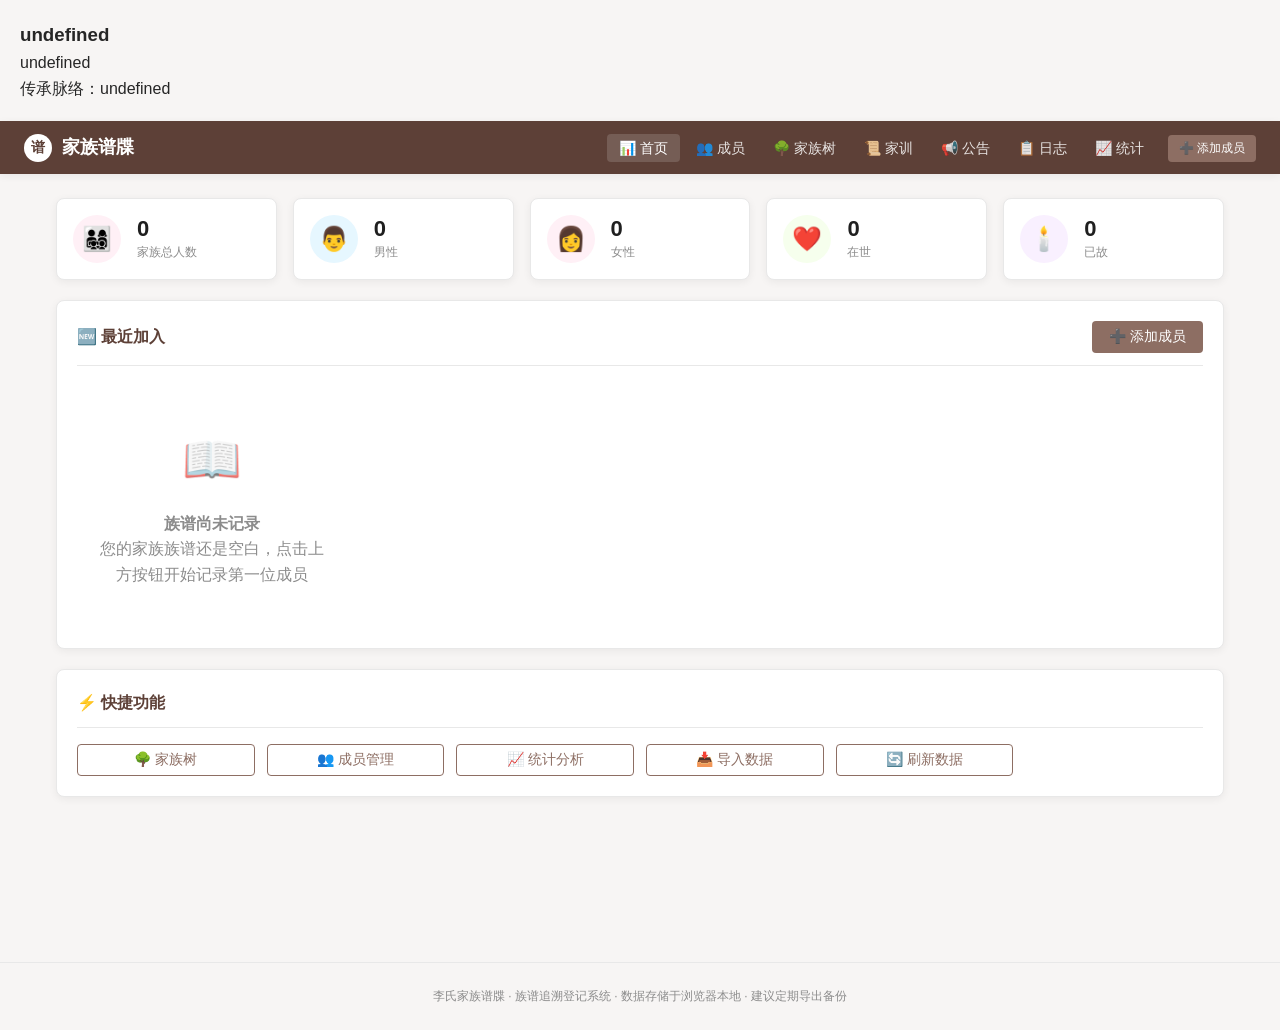
<file: Lii.html>
<!DOCTYPE html>
<html lang="zh-CN">
<head>
  <script>
// DOM加载完成后自动执行
document.addEventListener('DOMContentLoaded', async function(){
    const jsonUrl = "data.json";
    try {
        // 自动拉取JSON文件
        const res = await fetch(jsonUrl);
        if(!res.ok) throw new Error("文件读取失败");

        // 解析数据
        const data = await res.json();
        console.log("默认数据加载成功", data);

        // 自定义页面渲染逻辑
        const contentBox = document.getElementById("content");
        contentBox.innerHTML = `
            <h3>${data.family_name}</h3>
            <p>${data.desc}</p>
            <p>传承脉络：${data.main_line}</p>
        `;

    } catch (err) {
        alert("加载默认数据失败：" + err.message);
        console.error(err);
    }
});
</script>

<div id="content" style="padding: 20px;"></div>
<meta charset="UTF-8">
  <meta name="viewport" content="width=device-width, initial-scale=1.0">
  <title>李氏家族谱牒 - 族谱追溯登记系统</title>
  <style>
    /* ==================== 现代全局样式定义 ==================== */
    :root {
      --primary: #8d6e63;
      --primary-light: #efebe9;
      --primary-dark: #5d4037;
      --success: #4caf50;
      --danger: #ff4d4f;
      --warning: #ffb74d;
      --text-main: #262626;
      --text-secondary: #595959;
      --text-light: #8c8c8c;
      --bg-main: #f7f5f4;
      --bg-card: #ffffff;
      --border: #e8e8e8;
      --radius: 8px;
      --shadow: 0 2px 8px rgba(0, 0, 0, 0.06);
    }

    * { box-sizing: border-box; margin: 0; padding: 0; }
    body { font-family: -apple-system, BlinkMacSystemFont, "Segoe UI", Roboto, "Helvetica Neue", Arial, sans-serif; background-color: var(--bg-main); color: var(--text-main); line-height: 1.6; }
    
    /* 导航栏 */
    .navbar { display: flex; justify-content: space-between; align-items: center; background-color: var(--primary-dark); color: #fff; padding: 12px 24px; position: sticky; top: 0; z-index: 100; box-shadow: var(--shadow); }
    .navbar-brand { display: flex; align-items: center; gap: 10px; text-decoration: none; color: #fff; font-size: 18px; font-weight: bold; }
    .brand-icon { background: #fff; color: var(--primary-dark); width: 28px; height: 28px; border-radius: 50%; display: flex; align-items: center; justify-content: center; font-size: 14px; font-weight: bold; }
    .navbar-nav { display: flex; align-items: center; list-style: none; gap: 4px; }
    .navbar-nav a { color: rgba(255,255,255,0.85); text-decoration: none; padding: 6px 12px; border-radius: 4px; font-size: 14px; transition: all 0.2s; }
    .navbar-nav a:hover, .navbar-nav a.active { color: #fff; background-color: rgba(255,255,255,0.15); }

    /* 主布局容器 */
    .main-content { max-width: 1200px; margin: 24px auto; padding: 0 16px; min-height: calc(100vh - 160px); }
    .page { display: none; }
    .page.active { display: block; animation: fadeIn 0.3s ease; }
    @keyframes fadeIn { from { opacity: 0; transform: translateY(4px); } to { opacity: 1; transform: translateY(0); } }

    /* 通用卡片组件 */
    .card { background: var(--bg-card); border-radius: var(--radius); padding: 20px; margin-bottom: 20px; box-shadow: var(--shadow); border: 1px solid var(--border); }
    .card-header { display: flex; justify-content: space-between; align-items: center; margin-bottom: 16px; padding-bottom: 12px; border-bottom: 1px solid var(--border); }
    .card-title { font-size: 16px; font-weight: bold; color: var(--primary-dark); display: flex; align-items: center; gap: 6px; }

    /* 核心工具表单元素 */
    .btn { display: inline-flex; align-items: center; justify-content: center; gap: 6px; padding: 6px 16px; font-size: 14px; border-radius: 4px; border: 1px solid transparent; cursor: pointer; transition: all 0.2s; font-weight: 500; }
    .btn-primary { background: var(--primary); color: #fff; }
    .btn-primary:hover { background: var(--primary-dark); }
    .btn-secondary { background: var(--primary-light); color: var(--primary-dark); }
    .btn-secondary:hover { background: #e0d8d5; }
    .btn-outline { background: transparent; border-color: var(--primary); color: var(--primary); }
    .btn-outline:hover { background: var(--primary-light); }
    .btn-danger { background: var(--danger); color: #fff; }
    .btn-danger:hover { opacity: 0.9; }
    .btn-ghost { background: transparent; color: var(--text-secondary); }
    .btn-ghost:hover { background: #eee; }
    .btn-sm { padding: 4px 10px; font-size: 12px; }

    .form-control { width: 100%; padding: 8px 12px; border: 1px solid var(--border); border-radius: 4px; font-size: 14px; outline: none; transition: border 0.2s; }
    .form-control:focus { border-color: var(--primary); }
    .form-group { margin-bottom: 16px; }
    .form-group label { display: block; margin-bottom: 6px; font-size: 13px; font-weight: 600; color: var(--text-secondary); }
    .form-row { display: grid; grid-template-columns: 1fr 1fr; gap: 16px; }
    .form-row-3 { display: grid; grid-template-columns: 1fr 1fr 1fr; gap: 16px; }
    .form-hint { font-size: 11px; color: var(--text-light); margin-top: 4px; }

    /* 仪表盘统计格栅 */
    .stats-grid { display: grid; grid-template-columns: repeat(auto-fit, minmax(180px, 1fr)); gap: 16px; margin-bottom: 20px; }
    .stat-card { background: #fff; border-radius: var(--radius); padding: 16px; display: flex; align-items: center; gap: 16px; box-shadow: var(--shadow); border: 1px solid var(--border); }
    .stat-icon { width: 48px; height: 48px; border-radius: 50%; display: flex; align-items: center; justify-content: center; font-size: 24px; }
    .stat-icon.red { background: #fff0f6; }
    .stat-icon.blue { background: #e6f7ff; }
    .stat-icon.pink { background: #fff0f6; }
    .stat-icon.green { background: #f6ffed; }
    .stat-icon.purple { background: #f9f0ff; }
    .stat-info { display: flex; flex-direction: column; }
    .stat-value { font-size: 22px; font-weight: bold; color: #1f1f1f; line-height: 1.2; }
    .stat-label { font-size: 12px; color: var(--text-light); }

    /* 成员管理格栅及卡片 */
    .toolbar { display: flex; gap: 12px; margin-bottom: 16px; flex-wrap: wrap; align-items: center; }
    .search-input { position: relative; flex: 1; min-width: 240px; }
    .search-input input { padding-left: 36px; }
    .search-icon { position: absolute; left: 12px; top: 50%; transform: translateY(-50%); color: var(--text-light); font-size: 14px; }
    .filter-group { display: flex; background: #eee; padding: 3px; border-radius: 4px; gap: 2px; }
    .filter-btn { border: none; background: transparent; padding: 4px 12px; font-size: 12px; border-radius: 3px; cursor: pointer; transition: all 0.2s; }
    .filter-btn.active { background: #fff; font-weight: bold; box-shadow: 0 1px 3px rgba(0,0,0,0.1); }

    .member-grid { display: grid; grid-template-columns: repeat(auto-fill, minmax(220px, 1fr)); gap: 16px; }
    .member-card-item { background: #fff; border: 1px solid var(--border); border-radius: var(--radius); padding: 16px; display: flex; align-items: center; gap: 12px; cursor: pointer; transition: all 0.2s; position: relative; }
    .member-card-item:hover { transform: translateY(-2px); box-shadow: var(--shadow); }
    .member-card-item.male { border-left: 4px solid #1890ff; }
    .member-card-item.female { border-left: 4px solid #ff4d4f; }
    .member-card-avatar { width: 44px; height: 44px; border-radius: 50%; display: flex; align-items: center; justify-content: center; font-size: 18px; font-weight: bold; color: #fff; }
    .member-card-avatar.male { background: #1890ff; }
    .member-card-avatar.female { background: #ff4d4f; }
    .member-card-info { flex: 1; min-width: 0; }
    .member-card-name { font-weight: bold; font-size: 15px; margin-bottom: 2px; display: flex; align-items: center; gap: 6px; }
    .member-card-meta { font-size: 12px; color: var(--text-light); }
    .badge-male { color: #1890ff; font-size: 12px; }
    .badge-female { color: #ff4d4f; font-size: 12px; }

    /* 首页最近加入 */
    .recent-member-item { display: flex; flex-direction: column; align-items: center; padding: 12px; background: var(--bg-main); border-radius: 6px; text-align: center; cursor: pointer; transition: transform 0.2s; }
    .recent-member-item:hover { transform: scale(1.03); }
    .recent-avatar { width: 40px; height: 40px; border-radius: 50%; color: #fff; display: flex; align-items: center; justify-content: center; font-weight: bold; margin-bottom: 6px; font-size: 16px; }
    .recent-avatar.male { background: #1890ff; }
    .recent-avatar.female { background: #ff4d4f; }
    .recent-name { font-size: 13px; font-weight: bold; }
    .recent-gen { font-size: 11px; color: var(--text-light); }

    /* 空状态 */
    .empty-state { text-align: center; padding: 40px 20px; color: var(--text-light); width: 100%; }
    .empty-icon { font-size: 48px; margin-bottom: 12px; opacity: 0.7; }

    /* 家族树展示容器 */
    .tree-container { position: relative; width: 100%; height: 600px; background: #fafafa; border: 1px solid var(--border); border-radius: 4px; overflow: hidden; }
    #treeCanvas { width: 100%; height: 100%; display: block; cursor: grab; }
    #treeCanvas:active { cursor: grabbing; }
    .tree-legend { position: absolute; left: 16px; bottom: 16px; background: rgba(255,255,255,0.9); padding: 8px 12px; border-radius: 4px; box-shadow: var(--shadow); font-size: 12px; display: flex; flex-direction: column; gap: 4px; }
    .legend-item { display: flex; align-items: center; gap: 6px; }
    .legend-dot { width: 100px; height: 10px; border-radius: 2px; }
    .legend-dot.male { background: #e3f2fd; border: 1px solid #1890ff; }
    .legend-dot.female { background: #fff0f3; border: 1px solid #ff4d4f; }
    .tree-controls { position: absolute; right: 16px; bottom: 16px; display: flex; flex-direction: column; gap: 6px; }
    .tree-ctrl-btn { width: 32px; height: 32px; background: #fff; border: 1px solid var(--border); border-radius: 4px; cursor: pointer; display: flex; align-items: center; justify-content: center; font-weight: bold; box-shadow: var(--shadow); font-size: 16px; }
    .tree-ctrl-btn:hover { background: #f0f0f0; }

    /* 统计纯CSS图表组件 */
    .chart-section { margin-bottom: 20px; }
    .chart-title { font-size: 14px; font-weight: bold; margin-bottom: 12px; color: var(--text-secondary); }
    .bar-chart { display: flex; flex-direction: column; gap: 12px; }
    .chart-row { display: flex; align-items: center; gap: 12px; font-size: 13px; }
    .chart-label { width: 100px; text-align: right; overflow: hidden; text-overflow: ellipsis; white-space: nowrap; color: var(--text-secondary); }
    .chart-track { flex: 1; height: 16px; background: #eee; border-radius: 8px; overflow: hidden; }
    .chart-fill { height: 100%; background: var(--primary); transition: width 0.6s ease; }
    .chart-fill.male { background: #1890ff; }
    .chart-fill.female { background: #ff4d4f; }
    .chart-val { width: 80px; font-size: 12px; color: var(--text-light); }

    /* 列表项渲染（家训、公告、日志） */
    .motto-item, .notice-item { padding: 16px; border-bottom: 1px solid var(--border); position: relative; }
    .motto-item:last-child, .notice-item:last-child { border-bottom: none; }
    .motto-title, .notice-title { font-size: 15px; font-weight: bold; margin-bottom: 6px; display: flex; align-items: center; gap: 8px; }
    .motto-meta, .notice-meta { font-size: 12px; color: var(--text-light); margin-bottom: 4px; }
    .motto-content, .notice-content { font-size: 14px; color: var(--text-secondary); white-space: pre-wrap; }
    .tag-pin { background: var(--danger); color: #fff; font-size: 10px; padding: 1px 4px; border-radius: 3px; }
    .tag-type { background: #eee; color: #666; font-size: 11px; padding: 1px 6px; border-radius: 3px; }
    .tag-type.important { background: #fff0f6; color: #ff4d4f; }
    .tag-type.event { background: #e6f7ff; color: #1890ff; }
    
    .log-item { padding: 8px 12px; font-size: 13px; border-bottom: 1px solid #fafafa; display: flex; justify-content: space-between; }
    .log-time { color: var(--text-light); }

    /* 全局通用弹窗（Modal）组件样式 */
    .modal-overlay { position: fixed; top: 0; left: 0; right: 0; bottom: 0; background: rgba(0,0,0,0.45); display: flex; align-items: center; justify-content: center; z-index: 1000; animation: fadeIn 0.2s ease; }
    .modal { background: #fff; border-radius: var(--radius); width: 100%; max-width: 600px; max-height: 85vh; display: flex; flex-direction: column; box-shadow: 0 4px 16px rgba(0,0,0,0.15); animation: scaleUp 0.2s ease; }
    @keyframes scaleUp { from { transform: scale(0.95); opacity: 0; } to { transform: scale(1); opacity: 1; } }
    .modal-header { padding: 16px 20px; border-bottom: 1px solid var(--border); display: flex; justify-content: space-between; align-items: center; }
    .modal-title { font-size: 16px; font-weight: bold; color: var(--primary-dark); }
    .modal-close { background: transparent; border: none; font-size: 16px; cursor: pointer; color: var(--text-light); }
    .modal-body { padding: 20px; overflow-y: auto; flex: 1; }
    .modal-footer { padding: 12px 20px; border-top: 1px solid var(--border); display: flex; justify-content: flex-end; gap: 12px; background: #fafafa; }

    /* 成员详情弹窗专属 */
    .detail-header { display: flex; gap: 20px; align-items: center; margin-bottom: 20px; padding-bottom: 16px; border-bottom: 1px solid var(--border); }
    .detail-avatar { width: 64px; height: 64px; border-radius: 50%; display: flex; align-items: center; justify-content: center; font-size: 24px; color: #fff; font-weight: bold; }
    .detail-avatar.male { background: #1890ff; }
    .detail-avatar.female { background: #ff4d4f; }
    .detail-info h2 { font-size: 20px; margin-bottom: 4px; }
    .detail-meta { display: flex; gap: 6px; }
    .tag { font-size: 11px; padding: 2px 8px; border-radius: 3px; font-weight: 500; }
    .tag-male { background: #e6f7ff; color: #1890ff; }
    .tag-female { background: #fff0f5; color: #ff4d4f; }
    .tag-primary { background: var(--primary-light); color: var(--primary-dark); }
    .tag-gold { background: #fffbe6; color: #d46b08; border: 1px solid #ffe58f; }
    .detail-section { margin-bottom: 16px; }
    .detail-section h4 { font-size: 13px; color: var(--primary); margin-bottom: 8px; border-left: 3px solid var(--primary); padding-left: 6px; }
    .detail-grid { display: grid; grid-template-columns: 1fr 1fr; gap: 10px; font-size: 13px; }
    .detail-item { display: flex; }
    .dl { width: 70px; color: var(--text-light); }
    .dv { flex: 1; color: var(--text-main); font-weight: 500; }
    .relation-list { display: flex; flex-direction: column; gap: 6px; }
    .relation-item { font-size: 13px; background: #f9f9f9; padding: 6px 12px; border-radius: 4px; display: flex; justify-content: space-between; }
    .relation-role { color: var(--text-secondary); }
    .relation-name { color: var(--primary-dark); font-weight: bold; cursor: pointer; }
    .relation-name:hover { text-decoration: underline; }

    /* 页脚 */
    .footer { text-align: center; padding: 24px; font-size: 12px; color: var(--text-light); border-top: 1px solid var(--border); margin-top: 4px; }
  </style>
</head>
<body>

  <nav class="navbar">
    <a class="navbar-brand" href="#" id="navBrand">
      <div class="brand-icon">谱</div>
      <span id="familyNameDisplay">家族谱牒</span>
    </a>
    <ul class="navbar-nav" id="navLinks">
      <li><a href="#" data-page="dashboard" class="active">📊 首页</a></li>
      <li><a href="#" data-page="members">👥 成员</a></li>
      <li><a href="#" data-page="tree">🌳 家族树</a></li>
      <li><a href="#" data-page="mottos">📜 家训</a></li>
      <li><a href="#" data-page="notices">📢 公告</a></li>
      <li><a href="#" data-page="logs">📋 日志</a></li>
      <li><a href="#" data-page="stats">📈 统计</a></li>
      <li><button class="btn btn-primary btn-sm" id="btnAddMemberTop" style="margin-left:8px;">➕ 添加成员</button></li>
    </ul>
  </nav>

  <div class="main-content">

    <div id="page-dashboard" class="page active">
      <div class="stats-grid">
        <div class="stat-card">
          <div class="stat-icon red">👨‍👩‍👧‍👦</div>
          <div class="stat-info">
            <div class="stat-value" id="statTotal">0</div>
            <div class="stat-label">家族总人数</div>
          </div>
        </div>
        <div class="stat-card">
          <div class="stat-icon blue">👨</div>
          <div class="stat-info">
            <div class="stat-value" id="statMale">0</div>
            <div class="stat-label">男性</div>
          </div>
        </div>
        <div class="stat-card">
          <div class="stat-icon pink">👩</div>
          <div class="stat-info">
            <div class="stat-value" id="statFemale">0</div>
            <div class="stat-label">女性</div>
          </div>
        </div>
        <div class="stat-card">
          <div class="stat-icon green">❤️</div>
          <div class="stat-info">
            <div class="stat-value" id="statAlive">0</div>
            <div class="stat-label">在世</div>
          </div>
        </div>
        <div class="stat-card">
          <div class="stat-icon purple">🕯️</div>
          <div class="stat-info">
            <div class="stat-value" id="statDeceased">0</div>
            <div class="stat-label">已故</div>
          </div>
        </div>
      </div>

      <div class="card">
        <div class="card-header">
          <div class="card-title">🆕 最近加入</div>
          <button class="btn btn-primary" id="btnAddMember">➕ 添加成员</button>
        </div>
        <div class="member-grid" id="recentMembers">
          <div class="empty-state">
            <div class="empty-icon">📖</div>
            <h4>族谱尚未记录</h4>
            <p>您的家族族谱还是空白，点击上方按钮开始记录第一位成员</p>
          </div>
        </div>
      </div>

      <div class="card">
        <div class="card-header">
          <div class="card-title">⚡ 快捷功能</div>
        </div>
        <div style="display:grid;grid-template-columns:repeat(auto-fill,minmax(160px,1fr));gap:12px;">
          <button class="btn btn-outline" onclick="App.navigateTo('tree')">🌳 家族树</button>
          <button class="btn btn-outline" onclick="App.navigateTo('members')">👥 成员管理</button>
          <button class="btn btn-outline" onclick="App.navigateTo('stats')">📈 统计分析</button>
          <button class="btn btn-outline" onclick="document.getElementById('importFile').click()">📥 导入数据</button>
          <button class="btn btn-outline" onclick="App.refreshAll()">🔄 刷新数据</button>
        </div>
      </div>

      <input type="file" id="importFile" accept=".json" style="display:none;">
    </div>

    <div id="page-members" class="page">
      <div class="card">
        <div class="card-header">
          <div class="card-title">👥 成员管理</div>
          <div style="display:flex;gap:8px;">
            <button class="btn btn-primary" id="btnAddMember2" onclick="App.showMemberForm()">➕ 添加成员</button>
          </div>
        </div>

        <div class="toolbar">
          <div class="search-input">
            <span class="search-icon">🔍</span>
            <input type="text" class="form-control" id="searchInput" placeholder="搜索姓名、地址、简介...">
          </div>
        </div>
        <div class="toolbar" id="memberFilters">
          <div class="filter-group">
            <button class="filter-btn active" data-group="gender" data-value="all">全部</button>
            <button class="filter-btn" data-group="gender" data-value="male">👨 男</button>
            <button class="filter-btn" data-group="gender" data-value="female">👩 女</button>
          </div>
          <div class="filter-group">
            <button class="filter-btn active" data-group="alive" data-value="all">全部状态</button>
            <button class="filter-btn" data-group="alive" data-value="alive">❤️ 在世</button>
            <button class="filter-btn" data-group="alive" data-value="deceased">🕯️ 已故</button>
          </div>
        </div>

        <div class="member-grid" id="memberList"></div>
      </div>
    </div>

    <div id="page-tree" class="page">
      <div class="card">
        <div class="card-header">
          <div class="card-title">🌳 家族关系树</div>
          <div style="font-size:13px;color:var(--text-light);">🖱️ 拖拽平移 · 滚轮缩放 · 点击节点查看详情</div>
        </div>
        <div class="tree-container">
          <canvas id="treeCanvas"></canvas>
          <div class="tree-legend">
            <div class="legend-item"><div class="legend-dot male"></div> 男性</div>
            <div class="legend-item"><div class="legend-dot female"></div> 女性</div>
          </div>
          <div class="tree-controls">
            <button class="tree-ctrl-btn" id="treeZoomIn" title="放大">＋</button>
            <button class="tree-ctrl-btn" id="treeZoomOut" title="缩小">－</button>
            <button class="tree-ctrl-btn" id="treeReset" title="适应屏幕">⊡</button>
          </div>
        </div>
      </div>
    </div>

    <div id="page-stats" class="page">
      <div class="stats-grid">
        <div class="stat-card">
          <div class="stat-icon red">👨‍👩‍👧‍👦</div>
          <div class="stat-info">
            <div class="stat-value" id="statTotal2">0</div>
            <div class="stat-label">家族总人数</div>
          </div>
        </div>
        <div class="stat-card">
          <div class="stat-icon blue">👨</div>
          <div class="stat-info">
            <div class="stat-value" id="statMale2">0</div>
            <div class="stat-label">男性</div>
          </div>
        </div>
        <div class="stat-card">
          <div class="stat-icon pink">👩</div>
          <div class="stat-info">
            <div class="stat-value" id="statFemale2">0</div>
            <div class="stat-label">女性</div>
          </div>
        </div>
        <div class="stat-card">
          <div class="stat-icon green">❤️</div>
          <div class="stat-info">
            <div class="stat-value" id="statAlive2">0</div>
            <div class="stat-label">在世</div>
          </div>
        </div>
        <div class="stat-card">
          <div class="stat-icon purple">🕯️</div>
          <div class="stat-info">
            <div class="stat-value" id="statDeceased2">0</div>
            <div class="stat-label">已故</div>
          </div>
        </div>
      </div>

      <div class="card chart-section">
        <div class="chart-title">📊 性别比例</div>
        <div class="bar-chart" id="genderBar"></div>
      </div>

      <div class="card chart-section">
        <div class="chart-title">📊 年龄分布（在世成员）</div>
        <div class="bar-chart" id="ageBar"></div>
      </div>

      <div class="card chart-section">
        <div class="chart-title">📊 世代分布</div>
        <div class="bar-chart" id="genBar"></div>
      </div>

      <div class="card">
        <div class="card-header">
          <div class="card-title">🔧 数据管理</div>
        </div>
        <div style="display:flex;gap:12px;flex-wrap:wrap;">
          <button class="btn btn-secondary" id="btnExportJSON">📥 导出JSON</button>
          <button class="btn btn-secondary" id="btnExportText">📄 导出文本族谱</button>
          <button class="btn btn-outline" id="btnUploadExcel2" onclick="document.getElementById('importFile').click()">📤 导入JSON数据</button>
          <button class="btn btn-danger btn-sm" id="btnResetData" style="margin-left:auto;">⚠️ 重置数据</button>
        </div>
      </div>
    </div>

    <div id="page-mottos" class="page">
      <div class="card">
        <div class="card-header">
          <div class="card-title">📜 家族家训</div>
          <div style="display:flex;gap:8px;">
            <button class="btn btn-primary" id="btnAddMotto">➕ 添加家训</button>
          </div>
        </div>
        <div id="mottoList"></div>
      </div>
    </div>

    <div id="page-notices" class="page">
      <div class="card">
        <div class="card-header">
          <div class="card-title">📢 家族公告</div>
          <div style="display:flex;gap:8px;">
            <button class="btn btn-primary" id="btnAddNotice">➕ 发布公告</button>
          </div>
        </div>
        <div id="noticeList"></div>
      </div>
    </div>

    <div id="page-logs" class="page">
      <div class="card">
        <div class="card-header">
          <div class="card-title">📋 操作日志</div>
          <button class="btn btn-ghost btn-sm" id="btnClearLogs" style="color:var(--danger);">🗑️ 清空日志</button>
        </div>
        <div id="logList"></div>
      </div>
    </div>

  </div>

  <div class="footer">
   李氏家族谱牒  · 族谱追溯登记系统 · 数据存储于浏览器本地 · 建议定期导出备份
  </div>

  <div class="modal-overlay" id="modalOverlay" style="display:none;">
    <div class="modal">
      <div class="modal-header">
        <div class="modal-title" id="modalTitle">添加成员</div>
        <button class="modal-close" id="btnCloseModal">✕</button>
      </div>
      <div class="modal-body">
        <form id="formMember">
          <input type="hidden" id="formId">

          <h4 style="font-size:14px;color:var(--primary);margin-bottom:12px;padding-left:8px;border-left:3px solid var(--primary);">基本信息</h4>

          <div class="form-row">
            <div class="form-group">
              <label>姓名 *</label>
              <input type="text" class="form-control" id="formName" placeholder="请输入姓名" required>
            </div>
            <div class="form-group">
              <label>性别</label>
              <select class="form-control" id="formGender">
                <option value="male">男</option>
                <option value="female">女</option>
              </select>
            </div>
          </div>

          <div class="form-row-3">
            <div class="form-group">
              <label>世代（代）</label>
              <input type="number" class="form-control" id="formGeneration" placeholder="如：1" min="1" value="1">
              <div class="form-hint">始祖为第1代</div>
            </div>
            <div class="form-group">
              <label>排行</label>
              <input type="text" class="form-control" id="formBirthOrder" placeholder="如：长子、次女">
            </div>
            <div class="form-group">
              <label>民族</label>
              <input type="text" class="form-control" id="formEthnicity" placeholder="如：白族" value="白族">
            </div>
          </div>

          <div class="form-row">
            <div class="form-group">
              <label>出生日期</label>
              <input type="date" class="form-control" id="formBirthDate">
            </div>
            <div class="form-group">
              <label>逝世日期</label>
              <input type="date" class="form-control" id="formDeathDate">
              <div class="form-hint">如在世请留空</div>
            </div>
          </div>

          <h4 style="font-size:14px;color:var(--primary);margin:20px 0 12px;padding-left:8px;border-left:3px solid var(--primary);">联系与工作</h4>

          <div class="form-row">
            <div class="form-group">
              <label>学历</label>
              <input type="text" class="form-control" id="formEducation" placeholder="如：本科">
            </div>
            <div class="form-group">
              <label>职业</label>
              <input type="text" class="form-control" id="formCareer" placeholder="如：医生">
            </div>
          </div>

          <div class="form-row">
            <div class="form-group">
              <label>联系电话</label>
              <input type="tel" class="form-control" id="formPhone" placeholder="如：13988531240">
            </div>
            <div class="form-group">
              <label>地址</label>
              <input type="text" class="form-control" id="formAddress" placeholder="如：大理大学第一附属医院">
            </div>
          </div>

          <div class="form-group">
            <label>个人简介</label>
            <textarea class="form-control" id="formBio" placeholder="简要描述生平、成就、事迹等" rows="3"></textarea>
          </div>

          <h4 style="font-size:14px;color:var(--primary);margin:20px 0 12px;padding-left:8px;border-left:3px solid var(--primary);">家族关系</h4>

          <div class="form-group">
            <label>父亲</label>
            <div style="display:flex;align-items:center;gap:8px;">
              <div id="fatherLabel" style="flex:1;"><span style="color:#8D6E63;font-size:13px;">未选择</span></div>
              <button type="button" class="btn btn-ghost btn-sm" id="btnSelectFather" onclick="App.openRelationPicker('father')">选择</button>
              <button type="button" class="btn btn-ghost btn-sm" id="btnClearFather" style="color:var(--danger);" onclick="App.clearRelation('father')">清除</button>
            </div>
            <div id="relationPicker_father" style="display:none;margin-top:8px;"></div>
          </div>

          <div class="form-group">
            <label>母亲</label>
            <div style="display:flex;align-items:center;gap:8px;">
              <div id="motherLabel" style="flex:1;"><span style="color:#8D6E63;font-size:13px;">未选择</span></div>
              <button type="button" class="btn btn-ghost btn-sm" id="btnSelectMother" onclick="App.openRelationPicker('mother')">选择</button>
              <button type="button" class="btn btn-ghost btn-sm" id="btnClearMother" style="color:var(--danger);" onclick="App.clearRelation('mother')">清除</button>
            </div>
            <div id="relationPicker_mother" style="display:none;margin-top:8px;"></div>
          </div>

          <div class="form-group">
            <label>配偶</label>
            <div style="display:flex;align-items:center;gap:8px;">
              <div id="spouseLabel" style="flex:1;"><span style="color:#8D6E63;font-size:13px;">未选择</span></div>
              <button type="button" class="btn btn-ghost btn-sm" id="btnSelectSpouse" onclick="App.openRelationPicker('spouse')">选择</button>
              <button type="button" class="btn btn-ghost btn-sm" id="btnClearSpouse" style="color:var(--danger);" onclick="App.clearRelation('spouse')">清除</button>
            </div>
            <div id="relationPicker_spouse" style="display:none;margin-top:8px;"></div>
          </div>
        </form>
      </div>
      <div class="modal-footer">
        <button type="button" class="btn btn-ghost" id="btnCancelForm">取消</button>
        <button type="submit" class="btn btn-primary" form="formMember">💾 保存</button>
      </div>
    </div>
  </div>

  <div class="modal-overlay" id="mottoModalOverlay" style="display:none;">
    <div class="modal">
      <div class="modal-header">
        <div class="modal-title" id="mottoModalTitle">添加家训</div>
        <button class="modal-close" id="btnCloseMottoModal">✕</button>
      </div>
      <div class="modal-body">
        <form id="formMotto">
          <input type="hidden" id="mottoFormId">
          <div class="form-group">
            <label>标题 *</label>
            <input type="text" class="form-control" id="mottoTitle" placeholder="如：孝悌忠信" required>
          </div>
          <div class="form-group">
            <label>内容 *</label>
            <textarea class="form-control" id="mottoContent" rows="5" placeholder="请输入家训内容..." required></textarea>
          </div>
          <div class="form-group">
            <label>作者/出处</label>
            <input type="text" class="form-control" id="mottoAuthor" placeholder="如：祖训、李氏家规">
          </div>
        </form>
      </div>
      <div class="modal-footer">
        <button type="button" class="btn btn-ghost" id="btnCancelMotto">取消</button>
        <button type="submit" class="btn btn-primary" form="formMotto">💾 保存</button>
      </div>
    </div>
  </div>

  <div class="modal-overlay" id="noticeModalOverlay" style="display:none;">
    <div class="modal">
      <div class="modal-header">
        <div class="modal-title" id="noticeModalTitle">发布公告</div>
        <button class="modal-close" id="btnCloseNoticeModal">✕</button>
      </div>
      <div class="modal-body">
        <form id="formNotice">
          <input type="hidden" id="noticeFormId">
          <div class="form-group">
            <label>标题 *</label>
            <input type="text" class="form-control" id="noticeTitle" placeholder="请输入公告标题" required>
          </div>
          <div class="form-group">
            <label>内容 *</label>
            <textarea class="form-control" id="noticeContent" rows="5" placeholder="请输入公告内容..." required></textarea>
          </div>
          <div class="form-row">
            <div class="form-group">
              <label>类型</label>
              <select class="form-control" id="noticeType">
                <option value="normal">普通</option>
                <option value="important">重要</option>
                <option value="event">活动</option>
              </select>
            </div>
            <div class="form-group">
              <label>&nbsp;</label>
              <div style="display:flex;align-items:center;gap:8px;margin-top:24px;">
                <input type="checkbox" id="noticePinned">
                <label for="noticePinned" style="margin:0;font-weight:400;">置顶公告</label>
              </div>
            </div>
          </div>
          <div class="form-group">
            <label>发布人</label>
            <input type="text" class="form-control" id="noticeAuthor" placeholder="如：族长、管理员">
          </div>
        </form>
      </div>
      <div class="modal-footer">
        <button type="button" class="btn btn-ghost" id="btnCancelNotice">取消</button>
        <button type="submit" class="btn btn-primary" form="formNotice">💾 发布</button>
      </div>
    </div>
  </div>

  <div class="modal-overlay" id="detailModalOverlay" style="display:none;">
    <div class="modal">
      <div class="modal-header">
        <div class="modal-title">成员详情</div>
        <button class="modal-close" id="btnCloseDetail">✕</button>
      </div>
      <div class="modal-body">
        <div class="detail-header">
          <div class="detail-avatar male" id="detailAvatar">?</div>
          <div class="detail-info">
            <h2 id="detailName">—</h2>
            <div class="detail-meta">
              <span class="tag tag-male" id="detailGender">男</span>
              <span class="tag tag-primary" id="detailGeneration">第1代</span>
              <span class="tag tag-gold" id="detailAge">?岁</span>
            </div>
          </div>
        </div>

        <div class="detail-section">
          <h4>基本信息</h4>
          <div class="detail-grid">
            <div class="detail-item"><span class="dl">出生日期</span><span class="dv" id="detailBirthDate">—</span></div>
            <div class="detail-item"><span class="dl">逝世日期</span><span class="dv" id="detailDeathDate">—</span></div>
            <div class="detail-item"><span class="dl">排行</span><span class="dv" id="detailBirthOrder">—</span></div>
            <div class="detail-item"><span class="dl">民族</span><span class="dv" id="detailEthnicity">—</span></div>
          </div>
        </div>

        <div class="detail-section">
          <h4>联系与工作</h4>
          <div class="detail-grid">
            <div class="detail-item"><span class="dl">学历</span><span class="dv" id="detailEducation">—</span></div>
            <div class="detail-item"><span class="dl">职业</span><span class="dv" id="detailCareer">—</span></div>
            <div class="detail-item"><span class="dl">电话</span><span class="dv" id="detailPhone">—</span></div>
            <div class="detail-item"><span class="dl">地址</span><span class="dv" id="detailAddress">—</span></div>
          </div>
        </div>

        <div class="detail-section">
          <h4>个人简介</h4>
          <p style="font-size:14px;color:var(--text-secondary);white-space:pre-wrap;" id="detailBio">—</p>
        </div>

        <div class="detail-section">
          <h4>家族关系</h4>
          <div class="relation-list" id="detailRelations"></div>
        </div>
      </div>
      <div class="modal-footer">
        <button class="btn btn-danger btn-sm" id="btnDeleteDetail" style="margin-right:auto;">🗑️ 删除</button>
        <button class="btn btn-outline" id="btnEditDetail">✏️ 编辑</button>
        <button class="btn btn-primary" id="btnCloseDetail2">关闭</button>
      </div>
    </div>
  </div>

  <script>
    // ==================== 1. 核心应用状态管理驱动器 ====================
    const App = {
      // 全局状态树
      state: {
        members: [],
        mottos: [],
        notices: [],
        logs: []
      },
      
      // Canvas 缩放平移配置状态
      treeTransform: { x: 0, y: 0, zoom: 1 },
      treeLayoutNodes: {},

      // 临时存储当前正在表单中选择的直系亲属ID
      currentRelations: { fatherId: '', motherId: '', spouseId: '' },

      init: function() {
        this.loadLocalData();
        this.bindGlobalEvents();
        this.refreshAll();
        this.initCanvasEngine();
      },

      // 数据持久化：从localStorage加载
      loadLocalData: function() {
        const local = localStorage.getItem('FAMILY_GENEALOGY_DATA');
        if (local) {
          try {
            this.state = JSON.parse(local);
          } catch(e) {
            console.error("本地数据解析失败，已初始化空白数据库", e);
          }
        } else {
          // 初始化默认体验种子数据
          this.state = {
            members: [],
            mottos: [{id: '1', title: '崇德尚贤', content: '敦族睦宗，孝敬父母。积德行善，诗书传家。', author: '始祖遗训', timestamp: new Date().toLocaleString()}],
            notices: [{id: '1', title: '系统成功部署启航', content: '欢迎使用现代家族谱牒追溯管理系统！数据完全归并保护于您本机的浏览器核心缓存中。为了数据安全，切记在录入多条信息后通过“统计分析”->“导出JSON”下载并存储在本地目录中。', type: 'important', pinned: true, author: '族长', timestamp: new Date().toLocaleString()}],
            logs: [{text: '成功初始化本地谱牒系统架构。', timestamp: new Date().toLocaleString()}]
          };
          this.saveLocalData();
        }
      },

      saveLocalData: function() {
        localStorage.setItem('FAMILY_GENEALOGY_DATA', JSON.stringify(this.state));
      },

      addLog: function(text) {
        this.state.logs.unshift({ text, timestamp: new Date().toLocaleString() });
        this.saveLocalData();
        this.renderLogs();
      },

      // 顶层通用视图路由导航
      navigateTo: function(pageId) {
        document.querySelectorAll('.page').forEach(p => p.classList.remove('active'));
        document.querySelectorAll('#navLinks a').forEach(a => a.classList.remove('active'));
        
        const targetPage = document.getElementById(`page-${pageId}`);
        if(targetPage) targetPage.classList.add('active');
        
        const navItem = document.querySelector(`#navLinks a[data-page="${pageId}"]`);
        if(navItem) navItem.classList.add('active');

        if(pageId === 'tree') {
          setTimeout(() => this.renderTreeCanvas(), 50);
        }
      },

      // 级联刷新所有的上层UI视图
      refreshAll: function() {
        this.renderStats();
        this.renderRecentMembers();
        this.renderMemberList();
        this.renderMottos();
        this.renderNotices();
        this.renderLogs();
        this.renderCharts();
      },

      // ==================== 2. 全局交互事件捕获绑定 ====================
      bindGlobalEvents: function() {
        const self = this;

        // 顶部与卡片级菜单路由监听切换
        document.querySelectorAll('#navLinks a').forEach(link => {
          link.addEventListener('click', function(e) {
            e.preventDefault();
            const page = this.getAttribute('data-page');
            if(page) self.navigateTo(page);
          });
        });

        // 快速添加成员入口
        const btnAddTop = document.getElementById('btnAddMemberTop');
        if(btnAddTop) btnAddTop.onclick = () => self.showMemberForm();
        const btnAddDash = document.getElementById('btnAddMember');
        if(btnAddDash) btnAddDash.onclick = () => self.showMemberForm();

        // 统一控制全局弹窗取消/关闭
        document.getElementById('btnCancelForm').onclick = () => self.closeModal('modalOverlay');
        document.getElementById('btnCloseModal').onclick = () => self.closeModal('modalOverlay');
        document.getElementById('btnCancelMotto').onclick = () => self.closeModal('mottoModalOverlay');
        document.getElementById('btnCloseMottoModal').onclick = () => self.closeModal('mottoModalOverlay');
        document.getElementById('btnCancelNotice').onclick = () => self.closeModal('noticeModalOverlay');
        document.getElementById('btnCloseNoticeModal').onclick = () => self.closeModal('noticeModalOverlay');
        document.getElementById('btnCloseDetail').onclick = () => self.closeModal('detailModalOverlay');
        document.getElementById('btnCloseDetail2').onclick = () => self.closeModal('detailModalOverlay');

        // 表单保存事务拦截
        document.getElementById('formMember').onsubmit = function(e) { e.preventDefault(); self.saveMemberForm(); };
        document.getElementById('formMotto').onsubmit = function(e) { e.preventDefault(); self.saveMottoForm(); };
        document.getElementById('formNotice').onsubmit = function(e) { e.preventDefault(); self.saveNoticeForm(); };

        // 成员多维动态检索过滤器
        document.getElementById('searchInput').oninput = () => self.renderMemberList();
        document.querySelectorAll('#memberFilters .filter-btn').forEach(btn => {
          btn.onclick = function() {
            this.parentNode.querySelectorAll('.filter-btn').forEach(b => b.classList.remove('active'));
            this.classList.add('active');
            self.renderMemberList();
          }
        });

        // 外源 JSON 备份文件反向解析读取器
        document.getElementById('importFile').onchange = function(e) {
          const file = e.target.files[0];
          if(!file) return;
          const reader = new FileReader();
          reader.onload = function(evt) {
            try {
              const importedData = JSON.parse(evt.target.content || evt.target.result);
              if(importedData.members && importedData.mottos) {
                self.state = importedData;
                self.saveLocalData();
                self.refreshAll();
                self.addLog('成功导入外部全量JSON谱牒备份数据。');
                alert('谱牒数据导入恢复成功！');
              } else {
                alert('数据结构非法，导入失败！');
              }
            } catch(err) {
              alert('非合法的 JSON 文件！');
            }
          };
          reader.readAsText(file);
        };

        // 数据备份维护中心模块响应
        document.getElementById('btnExportJSON').onclick = () => self.exportToJSON();
        document.getElementById('btnExportText').onclick = () => self.exportToTextTree();
        document.getElementById('btnClearLogs').onclick = () => {
          if(confirm('确认彻底清空日志流水记录？')) {
            self.state.logs = [];
            self.addLog('操作日志已手动执行全面格式化清空。');
          }
        };
        document.getElementById('btnResetData').onclick = () => {
          if(confirm('🚨 危险警告！此操作将彻底抹除当前浏览器存储的所有族谱数据，是否确定？')) {
            localStorage.removeItem('FAMILY_GENEALOGY_DATA');
            location.reload();
          }
        };

        // 独立扩展添加功能实体按钮
        document.getElementById('btnAddMotto').onclick = () => {
          document.getElementById('formMotto').reset();
          document.getElementById('mottoFormId').value = '';
          document.getElementById('mottoModalTitle').textContent = '添加家族家训';
          document.getElementById('mottoModalOverlay').style.display = 'flex';
        };
        document.getElementById('btnAddNotice').onclick = () => {
          document.getElementById('formNotice').reset();
          document.getElementById('noticeFormId').value = '';
          document.getElementById('noticeModalTitle').textContent = '发布家族公告';
          document.getElementById('noticeModalOverlay').style.display = 'flex';
        };
      },

      closeModal: function(id) {
        document.getElementById(id).style.display = 'none';
      },

      // ==================== 3. 统计计算与数据渲染渲染器 ====================
      renderStats: function() {
        const total = this.state.members.length;
        const male = this.state.members.filter(m => m.gender === 'male').length;
        const female = this.state.members.filter(m => m.gender === 'female').length;
        const deceased = this.state.members.filter(m => m.deathDate && m.deathDate.trim() !== '').length;
        const alive = total - deceased;

        // 双向同步注入仪表盘及分析看板
        ['statTotal', 'statTotal2'].forEach(id => document.getElementById(id).textContent = total);
        ['statMale', 'statMale2'].forEach(id => document.getElementById(id).textContent = male);
        ['statFemale', 'statFemale2'].forEach(id => document.getElementById(id).textContent = female);
        ['statAlive', 'statAlive2'].forEach(id => document.getElementById(id).textContent = alive);
        ['statDeceased', 'statDeceased2'].forEach(id => document.getElementById(id).textContent = deceased);
      },

      renderRecentMembers: function() {
        const container = document.getElementById('recentMembers');
        if(this.state.members.length === 0) {
          container.innerHTML = `<div class="empty-state"><div class="empty-icon">📖</div><h4>族谱尚未记录</h4><p>您的家族族谱还是空白，点击上方按钮开始记录第一位成员</p></div>`;
          return;
        }
        
        // 倒序截取最新录入的4名数组成员
        const recents = [...this.state.members].slice(-4).reverse();
        container.innerHTML = recents.map(m => `
          <div class="recent-member-item" onclick="App.showMemberDetail('${m.id}')">
            <div class="recent-avatar ${m.gender}">${m.name.charAt(0)}</div>
            <div class="recent-name">${m.name}</div>
            <div class="recent-gen">第 ${m.generation || 1} 代</div>
          </div>
        `).join('');
      },

      renderMemberList: function() {
        const container = document.getElementById('memberList');
        const query = document.getElementById('searchInput').value.trim().toLowerCase();
        
        let targetGender = 'all';
        let targetAlive = 'all';
        document.querySelectorAll('#memberFilters .filter-btn.active').forEach(b => {
          const group = b.getAttribute('data-group');
          if(group === 'gender') targetGender = b.getAttribute('data-value');
          if(group === 'alive') targetAlive = b.getAttribute('data-value');
        });

        const filtered = this.state.members.filter(m => {
          const matchQuery = m.name.toLowerCase().includes(query) || 
                             (m.address && m.address.toLowerCase().includes(query)) || 
                             (m.bio && m.bio.toLowerCase().includes(query));
          const matchGender = (targetGender === 'all') || (m.gender === targetGender);
          
          const isDeceased = m.deathDate && m.deathDate.trim() !== '';
          const matchAlive = (targetAlive === 'all') || 
                             (targetAlive === 'alive' && !isDeceased) || 
                             (targetAlive === 'deceased' && isDeceased);
          
          return matchQuery && matchGender && matchAlive;
        });

        if(filtered.length === 0) {
          container.innerHTML = `<div class="empty-state">暂无符合检索过滤条件的家族成员。</div>`;
          return;
        }

        container.innerHTML = filtered.map(m => `
          <div class="member-card-item ${m.gender}" onclick="App.showMemberDetail('${m.id}')">
            <div class="member-card-avatar ${m.gender}">${m.name.charAt(0)}</div>
            <div class="member-card-info">
              <div class="member-card-name">
                ${m.name} 
                <span class="badge-${m.gender}">${m.gender === 'male' ? '👨' : '👩'}</span>
              </div>
              <div class="member-card-meta">世代：第 ${m.generation || 1} 代</div>
              <div class="member-card-meta">状态：${(m.deathDate && m.deathDate.trim()!=='') ? '🕯️ 已故' : '❤️ 在世'}</div>
            </div>
          </div>
        `).join('');
      },

      renderMottos: function() {
        const container = document.getElementById('mottolist'); // 适配内层宿主
        const target = container || document.getElementById('mottoList');
        if(this.state.mottos.length === 0) {
          target.innerHTML = `<div class="empty-state">暂无家族祖训纪录。</div>`;
          return;
        }
        target.innerHTML = this.state.mottos.map(m => `
          <div class="motto-item">
            <div class="motto-title">📜 ${m.title}</div>
            <div class="motto-meta">来源/作者：${m.author || '未知'} · 记录时间：${m.timestamp}</div>
            <div class="motto-content">${m.content}</div>
          </div>
        `).join('');
      },

      renderNotices: function() {
        const target = document.getElementById('noticeList');
        if(this.state.notices.length === 0) {
          target.innerHTML = `<div class="empty-state">当前没有任何宗族公告通知。</div>`;
          return;
        }
        
        // 按照置顶级别及时间降序混编
        const sorted = [...this.state.notices].sort((a,b) => {
          if(a.pinned && !b.pinned) return -1;
          if(!a.pinned && b.pinned) return 1;
          return new Date(b.timestamp) - new Date(a.timestamp);
        });

        target.innerHTML = sorted.map(n => `
          <div class="notice-item">
            <div class="notice-title">
              📢 ${n.title}
              ${n.pinned ? '<span class="tag-pin">置顶</span>' : ''}
              <span class="tag-type ${n.type}">${n.type === 'important' ? '重要' : n.type==='event' ? '活动' : '普通'}</span>
            </div>
            <div class="notice-meta">发布人：${n.author || '系统'} · 发布时间：${n.timestamp}</div>
            <div class="notice-content">${n.content}</div>
          </div>
        `).join('');
      },

      renderLogs: function() {
        const target = document.getElementById('logList');
        if(this.state.logs.length === 0) {
          target.innerHTML = `<div class="empty-state">日志流水账单为空。</div>`;
          return;
        }
        target.innerHTML = this.state.logs.map(l => `
          <div class="log-item">
            <span>🔹 ${l.text}</span>
            <span class="log-time">${l.timestamp}</span>
          </div>
        `).join('');
      },

      renderCharts: function() {
        const total = this.state.members.length || 1;
        
        // 1. 性别架构图表表征
        const mCount = this.state.members.filter(m => m.gender === 'male').length;
        const fCount = total - mCount;
        const mPct = ((mCount / total) * 100).toFixed(1);
        const fPct = (100 - mPct).toFixed(1);
        
        document.getElementById('genderBar').innerHTML = `
          <div class="chart-row"><div class="chart-label">男性 (👨)</div><div class="chart-track"><div class="chart-fill male" style="width:${mPct}%"></div></div><div class="chart-val">${mCount}人 (${mPct}%)</div></div>
          <div class="chart-row"><div class="chart-label">女性 (👩)</div><div class="chart-track"><div class="chart-fill female" style="width:${fPct}%"></div></div><div class="chart-val">${fCount}人 (${fPct}%)</div></div>
        `;

        // 2. 年龄断层格栅分布（动态计算，基准年份为 2026 年）
        const baseYear = 2026;
        const ageGroups = { '少年 (0-18)': 0, '青年 (19-40)': 0, '中年 (41-65)': 0, '老年 (66+)': 0 };
        let aliveCount = 0;

        this.state.members.forEach(m => {
          const isDeceased = m.deathDate && m.deathDate.trim() !== '';
          if (!isDeceased && m.birthDate) {
            aliveCount++;
            const birthYear = new Date(m.birthDate).getFullYear();
            const age = baseYear - birthYear;
            if(age <= 18) ageGroups['少年 (0-18)']++;
            else if(age <= 40) ageGroups['青年 (19-40)']++;
            else if(age <= 65) ageGroups['中年 (41-65)']++;
            else ageGroups['老年 (66+)']++;
          }
        });

        const denAge = aliveCount || 1;
        document.getElementById('ageBar').innerHTML = Object.keys(ageGroups).map(g => {
          const pct = ((ageGroups[g] / denAge) * 100).toFixed(1);
          return `<div class="chart-row"><div class="chart-label">${g}</div><div class="chart-track"><div class="chart-fill" style="width:${pct}%"></div></div><div class="chart-val">${ageGroups[g]}人 (${pct}%)</div></div>`;
        }).join('');

        // 3. 世代柱状流图
        const genMap = {};
        this.state.members.forEach(m => {
          const g = m.generation || 1;
          genMap[`第 ${g} 代`] = (genMap[`第 ${g} 代`] || 0) + 1;
        });

        const genKeys = Object.keys(genMap).sort((a,b) => parseInt(a.replace(/[^0-9]/g, '')) - parseInt(b.replace(/[^0-9]/g, '')));
        if(genKeys.length === 0) {
          document.getElementById('genBar').innerHTML = `<div style="text-align:center;color:#aaa;font-size:12px;">暂无世代层级分布映射</div>`;
        } else {
          document.getElementById('genBar').innerHTML = genKeys.map(k => {
            const pct = ((genMap[k] / total) * 100).toFixed(1);
            return `<div class="chart-row"><div class="chart-label">${k}</div><div class="chart-track"><div class="chart-fill" style="width:${pct}%;background:#b0a295;"></div></div><div class="chart-val">${genMap[k]}人 (${pct}%)</div></div>`;
          }).join('');
        }
      },

      // ==================== 4. 成员关系事务流与CRUD控制中心 ====================
      showMemberForm: function(id = null) {
        const form = document.getElementById('formMember');
        form.reset();
        this.currentRelations = { fatherId: '', motherId: '', spouseId: '' };
        
        // 关闭所有的级联下拉临时选择面板
        ['father', 'mother', 'spouse'].forEach(t => {
          document.getElementById(`relationPicker_${t}`).style.display = 'none';
          document.getElementById(`${t}Label`).innerHTML = `<span style="color:#8D6E63;font-size:13px;">未选择</span>`;
        });

        if(!id) {
          document.getElementById('formId').value = '';
          document.getElementById('modalTitle').textContent = '添加家族成员';
        } else {
          document.getElementById('formId').value = id;
          document.getElementById('modalTitle').textContent = '编辑成员信息';
          const m = this.state.members.find(x => x.id === id);
          if(m) {
            document.getElementById('formName').value = m.name || '';
            document.getElementById('formGender').value = m.gender || 'male';
            document.getElementById('formGeneration').value = m.generation || 1;
            document.getElementById('formBirthOrder').value = m.birthOrder || '';
            document.getElementById('formEthnicity').value = m.ethnicity || '汉族';
            document.getElementById('formBirthDate').value = m.birthDate || '';
            document.getElementById('formDeathDate').value = m.deathDate || '';
            document.getElementById('formEducation').value = m.education || '';
            document.getElementById('formCareer').value = m.career || '';
            document.getElementById('formPhone').value = m.phone || '';
            document.getElementById('formAddress').value = m.address || '';
            document.getElementById('formBio').value = m.bio || '';
            
            // 回显直系血缘关系
            this.currentRelations = { fatherId: m.fatherId || '', motherId: m.motherId || '', spouseId: m.spouseId || '' };
            this.syncRelationLabel('father');
            this.syncRelationLabel('mother');
            this.syncRelationLabel('spouse');
          }
        }
        document.getElementById('modalOverlay').style.display = 'flex';
      },

      openRelationPicker: function(type) {
        const picker = document.getElementById(`relationPicker_${type}`);
        const currentEditId = document.getElementById('formId').value;
        
        // 过滤关系候选集合：不能选自己、不能跨性别错乱配对（父亲限男、母亲限女）
        const candidates = this.state.members.filter(m => {
          if(m.id === currentEditId) return false;
          if(type === 'father' && m.gender !== 'male') return false;
          if(type === 'mother' && m.gender !== 'female') return false;
          return true;
        });

        if(candidates.length === 0) {
          picker.innerHTML = `<div style="font-size:12px;color:#aaa;padding:4px;">系统中暂无符合该角色限制条件的候选成员</div>`;
          picker.style.display = 'block';
          return;
        }

        let html = `<select class="form-control" onchange="App.selectRelationFromDropdown('${type}', this.value)">`;
        html += `<option value="">-- 请选择关联人 --</option>`;
        html += candidates.map(c => `<option value="${c.id}" ${this.currentRelations[type+'Id'] === c.id ? 'selected':''}>[第${c.generation || 1}代] - ${c.name}</option>`).join('');
        html += `</select>`;
        
        picker.innerHTML = html;
        picker.style.display = 'block';
      },

      selectRelationFromDropdown: function(type, val) {
        this.currentRelations[type+'Id'] = val;
        this.syncRelationLabel(type);
        document.getElementById(`relationPicker_${type}`).style.display = 'none';
      },

      clearRelation: function(type) {
        this.currentRelations[type+'Id'] = '';
        this.syncRelationLabel(type);
        document.getElementById(`relationPicker_${type}`).style.display = 'none';
      },

      syncRelationLabel: function(type) {
        const id = this.currentRelations[type+'Id'];
        const label = document.getElementById(`${type}Label`);
        if(!id) {
          label.innerHTML = `<span style="color:#8D6E63;font-size:13px;">未选择</span>`;
        } else {
          const match = this.state.members.find(x => x.id === id);
          label.innerHTML = match ? `<span class="tag tag-primary">[第${match.generation || 1}代] ${match.name}</span>` : `<span style="color:#8D6E63;font-size:13px;">未选择</span>`;
        }
      },

      saveMemberForm: function() {
        const id = document.getElementById('formId').value;
        const memberData = {
          id: id || 'M_' + Date.now() + '_' + Math.floor(Math.random()*1000),
          name: document.getElementById('formName').value.trim(),
          gender: document.getElementById('formGender').value,
          generation: parseInt(document.getElementById('formGeneration').value) || 1,
          birthOrder: document.getElementById('formBirthOrder').value.trim(),
          ethnicity: document.getElementById('formEthnicity').value.trim(),
          birthDate: document.getElementById('formBirthDate').value,
          deathDate: document.getElementById('formDeathDate').value,
          education: document.getElementById('formEducation').value.trim(),
          career: document.getElementById('formCareer').value.trim(),
          phone: document.getElementById('formPhone').value.trim(),
          address: document.getElementById('formAddress').value.trim(),
          bio: document.getElementById('formBio').value.trim(),
          fatherId: this.currentRelations.fatherId,
          motherId: this.currentRelations.motherId,
          spouseId: this.currentRelations.spouseId
        };

        if(!id) {
          this.state.members.push(memberData);
          this.addLog(`成功录入并初创了家族新成员：【${memberData.name}】。`);
        } else {
          const idx = this.state.members.findIndex(x => x.id === id);
          if(idx !== -1) {
            this.state.members[idx] = memberData;
            this.addLog(`系统对家族成员【${memberData.name}】的履历档案完成了更新。`);
          }
        }

        this.saveLocalData();
        this.closeModal('modalOverlay');
        this.refreshAll();
        // 如果在画布页，实时重绘
        if(document.getElementById('page-tree').classList.contains('active')) {
          this.renderTreeCanvas();
        }
      },

      showMemberDetail: function(id) {
        const m = this.state.members.find(x => x.id === id);
        if(!m) return;

        this.closeModal('modalOverlay'); // 防错交叉

        document.getElementById('detailName').textContent = m.name;
        document.getElementById('detailGender').textContent = m.gender === 'male' ? '男' : '女';
        document.getElementById('detailGender').className = `tag tag-${m.gender}`;
        document.getElementById('detailGeneration').textContent = `第 ${m.generation || 1} 代`;
        
        // 动态年龄审查算法（基准年份2026）
        let ageDisplay = '?';
        if(m.birthDate) {
          const bYear = new Date(m.birthDate).getFullYear();
          const dYear = (m.deathDate && m.deathDate.trim()!=='') ? new Date(m.deathDate).getFullYear() : 2026;
          ageDisplay = dYear - bYear;
        }
        document.getElementById('detailAge').textContent = `${ageDisplay} 岁`;
        
        const avatar = document.getElementById('detailAvatar');
        avatar.textContent = m.name.charAt(0);
        avatar.className = `detail-avatar ${m.gender}`;

        document.getElementById('detailBirthDate').textContent = m.birthDate || '—';
        document.getElementById('detailDeathDate').textContent = m.deathDate || '—（健在）';
        document.getElementById('detailBirthOrder').textContent = m.birthOrder || '—';
        document.getElementById('detailEthnicity').textContent = m.ethnicity || '—';
        document.getElementById('detailEducation').textContent = m.education || '—';
        document.getElementById('detailCareer').textContent = m.career || '—';
        document.getElementById('detailPhone').textContent = m.phone || '—';
        document.getElementById('detailAddress').textContent = m.address || '—';
        document.getElementById('detailBio').textContent = m.bio || '无生平轶事及功绩概述录入。';

        // 谱系关系树网展示
        const relList = document.getElementById('detailRelations');
        relList.innerHTML = '';
        
        const roles = [{k:'fatherId', label:'父亲'}, {k:'motherId', label:'母亲'}, {k:'spouseId', label:'配偶'}];
        roles.forEach(r => {
          if(m[r.k]) {
            const tgt = this.state.members.find(x => x.id === m[r.k]);
            if(tgt) {
              relList.innerHTML += `<div class="relation-item"><span class="relation-role">${r.label}</span><span class="relation-name" onclick="App.showMemberDetail('${tgt.id}')">${tgt.name} (第${tgt.generation}代)</span></div>`;
            }
          }
        });

        // 反向追溯衍生子女
        const children = this.state.members.filter(c => c.fatherId === m.id || c.motherId === m.id);
        children.forEach(c => {
          relList.innerHTML += `<div class="relation-item"><span class="relation-role">子女</span><span class="relation-name" onclick="App.showMemberDetail('${c.id}')">${c.name} (第${c.generation}代)</span></div>`;
        });

        if(relList.innerHTML === '') relList.innerHTML = `<span style="color:#aaa; font-size:12px;">暂未构建关联直系血亲网络</span>`;

        // 按钮授权闭环
        document.getElementById('btnDeleteDetail').onclick = () => this.deleteMember(m.id);
        document.getElementById('btnEditDetail').onclick = () => { this.closeModal('detailModalOverlay'); this.showMemberForm(m.id); };

        document.getElementById('detailModalOverlay').style.display = 'flex';
      },

      deleteMember: function(id) {
        const m = this.state.members.find(x => x.id === id);
        if(!m) return;
        if(confirm(`⚠️ 您确认要将数组成员【${m.name}】从家族谱牒中全面抹除吗？这可能会导致现有血脉连线中断！`)) {
          // 清除其他成员中关于此人的关系锚定，防止出现悬挂指针错乱
          this.state.members.forEach(x => {
            if(x.fatherId === id) x.fatherId = '';
            if(x.motherId === id) x.motherId = '';
            if(x.spouseId === id) x.spouseId = '';
          });
          
          this.state.members = this.state.members.filter(x => x.id !== id);
          this.addLog(`从系统核心数据库中删除了成员：【${m.name}】及其级联亲属关系。`);
          this.saveLocalData();
          this.closeModal('detailModalOverlay');
          this.refreshAll();
          if(document.getElementById('page-tree').classList.contains('active')) this.renderTreeCanvas();
        }
      },

      // 家训与公告辅助快捷表单保存
      saveMottoForm: function() {
        const motto = {
          id: 'MOTTO_' + Date.now(),
          title: document.getElementById('mottoTitle').value.trim(),
          content: document.getElementById('mottoContent').value.trim(),
          author: document.getElementById('mottoAuthor').value.trim() || '祖训',
          timestamp: new Date().toLocaleString()
        };
        this.state.mottos.unshift(motto);
        this.addLog(`成功收录了一条新的家族家训：【${motto.title}】。`);
        this.saveLocalData();
        this.closeModal('mottoModalOverlay');
        this.renderMottos();
      },

      saveNoticeForm: function() {
        const notice = {
          id: 'NOTICE_' + Date.now(),
          title: document.getElementById('noticeTitle').value.trim(),
          content: document.getElementById('noticeContent').value.trim(),
          type: document.getElementById('noticeType').value,
          pinned: document.getElementById('noticePinned').checked,
          author: document.getElementById('noticeAuthor').value.trim() || '管理员',
          timestamp: new Date().toLocaleString()
        };
        this.state.notices.unshift(notice);
        this.addLog(`向宗族内外发布了全新通告公告：【${notice.title}】。`);
        this.saveLocalData();
        this.closeModal('noticeModalOverlay');
        this.renderNotices();
      },

      // ==================== 5. 轻量化同级目录本地数据导入导出内核 ====================
      exportToJSON: function() {
        const dataStr = "data:text/json;charset=utf-8," + encodeURIComponent(JSON.stringify(this.state, null, 2));
        const dlAnchor = document.createElement('a');
        dlAnchor.setAttribute("href", dataStr);
        dlAnchor.setAttribute("download", `家族谱牒数据全量备份_${new Date().toISOString().slice(0,10)}.json`);
        document.body.appendChild(dlAnchor);
        dlAnchor.click();
        dlAnchor.remove();
        this.addLog('执行了全量JSON备份文件的本地目录导出。');
      },

      exportToTextTree: function() {
        if(this.state.members.length === 0) {
          alert('数据为空，无法生成文本树！');
          return;
        }

        let output = `========================================\n`;
        output += `      李氏家族世系谱牒文本树归属存根\n`;
        output += `      导存基准时间：${new Date().toLocaleString()}\n`;
        output += `========================================\n\n`;

        // 定位始祖节点（无父无母且代际最老或为第1代）
        const roots = this.state.members.filter(m => !m.fatherId && !m.motherId);
        const self = this;

        function traverseText(memberId, indent = "") {
          const m = self.state.members.find(x => x.id === memberId);
          if(!m) return "";
          
          let line = `${indent}┣━ [第${m.generation}代] ${m.name} (${m.gender === 'male'?'男':'女'})`;
          if(m.spouseId) {
            const sp = self.state.members.find(x => x.id === m.spouseId);
            if(sp) line += `  [配偶: ${sp.name}]`;
          }
          if(m.career) line += ` · 职业: ${m.career}`;
          line += `\n`;

          // 递归拉取子女
          const children = self.state.members.filter(c => c.fatherId === m.id || c.motherId === m.id);
          // 为了规避父母双全导致的子女被渲染两次，约束仅在父亲侧或母亲无配偶时递归
          if(m.gender === 'male' || !m.spouseId) {
            children.forEach(c => {
              line += traverseText(c.id, indent + "    ");
            });
          }
          return line;
        }

        if(roots.length === 0 && this.state.members.length > 0) {
          // 兜底策略：如果复杂网状结构找不到绝对根，按世代分层倾倒
          output += `(网络结构复杂，已按世代层级平面输出)\n`;
          const sorted = [...this.state.members].sort((a,b)=>a.generation - b.generation);
          sorted.forEach(m => {
            output += `[第${m.generation}代] ${m.name} (${m.gender==='male'?'男':'女'})\n`;
          });
        } else {
          roots.forEach(r => {
            output += `【源流始祖脉络】\n`;
            output += traverseText(r.id, "");
            output += `\n`;
          });
        }

        const dataStr = "data:text/plain;charset=utf-8," + encodeURIComponent(output);
        const dlAnchor = document.createElement('a');
        dlAnchor.setAttribute("href", dataStr);
        dlAnchor.setAttribute("download", `文本家族线谱树_${new Date().toISOString().slice(0,10)}.txt`);
        document.body.appendChild(dlAnchor);
        dlAnchor.click();
        dlAnchor.remove();
        this.addLog('成功将世系族谱转换并导出了纯文本可读结构。');
      },

      // ==================== 6. Canvas 高性能拓扑家族关系树引擎 ====================
      initCanvasEngine: function() {
        const canvas = document.getElementById('treeCanvas');
        if(!canvas) return;
        
        let isDragging = false;
        let startX, startY;
        const self = this;

        // 视口平移和缩放事件接管
        canvas.addEventListener('mousedown', function(e) {
          const rect = canvas.getBoundingClientRect();
          const mouseX = e.clientX - rect.left;
          const mouseY = e.clientY - rect.top;

          // 反向物理坐标映射算法：探查是否点选击中了拓扑卡片节点
          const ctx = canvas.getContext('2d');
          const transformedX = (mouseX - canvas.width / 2 - self.treeTransform.x) / self.treeTransform.zoom;
          const transformedY = (mouseY - 60 - self.treeTransform.y) / self.treeTransform.zoom;

          let hitId = null;
          for(let id in self.treeLayoutNodes) {
            const n = self.treeLayoutNodes[id];
            if(transformedX >= n.x && transformedX <= n.x + n.w && transformedY >= n.y && transformedY <= n.y + n.h) {
              hitId = id;
              break;
            }
          }

          if(hitId) {
            self.showMemberDetail(hitId);
          } else {
            isDragging = true;
            startX = e.clientX - self.treeTransform.x;
            startY = e.clientY - self.treeTransform.y;
          }
        });

        canvas.addEventListener('mousemove', function(e) {
          if(!isDragging) return;
          self.treeTransform.x = e.clientX - startX;
          self.treeTransform.y = e.clientY - startY;
          self.renderTreeCanvas();
        });

        window.addEventListener('mouseup', () => isDragging = false);

        canvas.addEventListener('wheel', function(e) {
          e.preventDefault();
          const zoomFactor = 1.1;
          if(e.deltaY < 0) {
            self.treeTransform.zoom = Math.min(3, self.treeTransform.zoom * zoomFactor);
          } else {
            self.treeTransform.zoom = Math.max(0.3, self.treeTransform.zoom / zoomFactor);
          }
          self.renderTreeCanvas();
        });

        // 控制器绑定
        document.getElementById('treeZoomIn').onclick = () => { self.treeTransform.zoom = Math.min(3, self.treeTransform.zoom * 1.2); self.renderTreeCanvas(); };
        document.getElementById('treeZoomOut').onclick = () => { self.treeTransform.zoom = Math.max(0.3, self.treeTransform.zoom / 1.2); self.renderTreeCanvas(); };
        document.getElementById('treeReset').onclick = () => { self.treeTransform = { x: 0, y: 0, zoom: 1 }; self.renderTreeCanvas(); };
      },

      computeTreeLayout: function() {
        const nodes = {};
        const genGroups = {};
        
        // 分级划分世代存储区
        this.state.members.forEach(m => {
          const g = m.generation || 1;
          if(!genGroups[g]) genGroups[g] = [];
          genGroups[g].push(m);
        });

        const cardW = 120;
        const cardH = 48;
        const gapX = 50;
        const gapY = 90;

        const generations = Object.keys(genGroups).sort((a,b)=>parseInt(a)-parseInt(b));
        
        generations.forEach((gen, gIdx) => {
          const list = genGroups[gen];
          // 内部排序：尽可能让相同双亲的子嗣在横向轴聚集靠拢
          list.sort((a,b) => String(a.fatherId || '').localeCompare(String(b.fatherId || '')));
          
          const layerTotalW = list.length * cardW + (list.length - 1) * gapX;
          const startX = -layerTotalW / 2; // 以横向中心为零点轴对称展开
          const currentY = gIdx * (cardH + gapY);

          list.forEach((m, mIdx) => {
            nodes[m.id] = {
              id: m.id,
              name: m.name,
              gender: m.gender,
              x: startX + mIdx * (cardW + gapX),
              y: currentY,
              w: cardW,
              h: cardH,
              raw: m
            };
          });
        });

        this.treeLayoutNodes = nodes;
        return nodes;
      },

      renderTreeCanvas: function() {
        const canvas = document.getElementById('treeCanvas');
        if(!canvas || !document.getElementById('page-tree').classList.contains('active')) return;

        // 视口高动态配平DPI
        const rect = canvas.parentNode.getBoundingClientRect();
        canvas.width = rect.width;
        canvas.height = rect.height;

        const ctx = canvas.getContext('2d');
        ctx.clearRect(0, 0, canvas.width, canvas.height);

        ctx.save();
        // 核心：基于画布绝对物理中心执行空间变换
        ctx.translate(canvas.width / 2 + this.treeTransform.x, 60 + this.treeTransform.y);
        ctx.scale(this.treeTransform.zoom, this.treeTransform.zoom);

        const nodes = this.computeTreeLayout();

        // --- 第一阶段：血缘纽带连线绘制 ---
        ctx.lineWidth = 1.5;
        this.state.members.forEach(m => {
          const current = nodes[m.id];
          if(!current) return;

          // 绘制父子/母子线（连线逻辑：从父母底端聚合拉出到孩子顶端）
          if(m.fatherId && nodes[m.fatherId]) {
            const fat = nodes[m.fatherId];
            ctx.beginPath();
            ctx.strokeStyle = '#90a4ae';
            ctx.moveTo(fat.x + fat.w/2, fat.y + fat.h);
            ctx.lineTo(current.x + current.w/2, current.y);
            ctx.stroke();
          }
          if(m.motherId && nodes[m.motherId]) {
            const mot = nodes[m.motherId];
            ctx.beginPath();
            ctx.strokeStyle = '#b0bec5';
            ctx.moveTo(mot.x + mot.w/2, mot.y + mot.h);
            ctx.lineTo(current.x + current.w/2, current.y);
            ctx.stroke();
          }

          // 绘制配偶纽带关系线（侧连横线虚线桥）
          if(m.spouseId && nodes[m.spouseId] && m.id < m.spouseId) {
            const sp = nodes[m.spouseId];
            ctx.beginPath();
            ctx.strokeStyle = '#ffb74d';
            ctx.setLineDash([4, 4]);
            ctx.moveTo(current.x + current.w, current.y + current.h/2);
            ctx.lineTo(sp.x, sp.y + sp.h/2);
            ctx.stroke();
            ctx.setLineDash([]); // 还原线型
          }
        });

        // --- 第二阶段：实体卡片节点渲染 ---
        for(let id in nodes) {
          const n = nodes[id];
          
          // 根据性别着色卡片背景
          ctx.fillStyle = n.gender === 'female' ? '#fff0f3' : '#e3f2fd';
          ctx.strokeStyle = n.gender === 'female' ? '#ff4d4f' : '#1890ff';
          
          // 渲染微圆角矩形
          ctx.beginPath();
          if (ctx.roundRect) {
            ctx.roundRect(n.x, n.y, n.w, n.h, 6);
          } else {
            ctx.rect(n.x, n.y, n.w, n.h); // 兼容古老内核
          }
          ctx.fill();
          ctx.stroke();

          // 文字压印
          ctx.fillStyle = '#262626';
          ctx.font = 'bold 13px sans-serif';
          ctx.textAlign = 'center';
          ctx.textBaseline = 'middle';
          ctx.fillText(n.name, n.x + n.w/2, n.y + 18);

          ctx.fillStyle = '#8c8c8c';
          ctx.font = '10px sans-serif';
          ctx.fillText(`第 ${n.raw.generation || 1} 代`, n.x + n.w/2, n.y + 36);
        }

        ctx.restore();
      }
    };

    // ==================== 7. 独立离线化页面加载启动项 ====================
    document.addEventListener('DOMContentLoaded', function() {
      App.init();
    });
  </script>
</body>
</html>
</file>
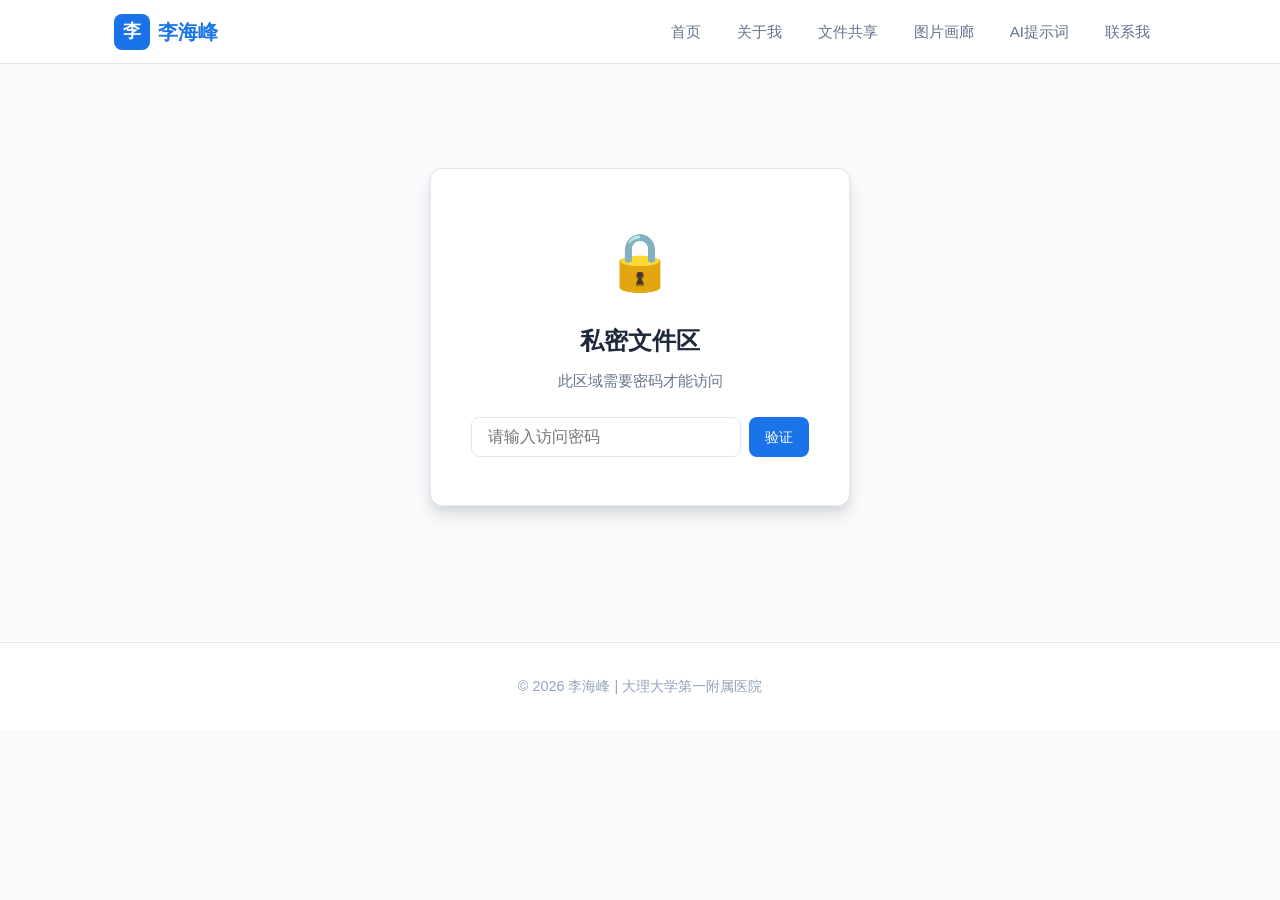
<file: private.html>
<!DOCTYPE html>
<html lang="zh-CN">
<head>
  <meta charset="UTF-8">
  <meta name="viewport" content="width=device-width, initial-scale=1.0">
  <meta name="description" content="私密文件区 - 李海峰">
  <meta name="robots" content="noindex, nofollow">
  <title>私密文件 - 李海峰</title>
  <link rel="stylesheet" href="css/style.css">
</head>
<body>

  <nav class="navbar">
    <div class="container">
      <a href="index.html" class="nav-brand">
        <span class="brand-icon">李</span>
        李海峰
      </a>
      <button class="mobile-menu-btn" aria-label="菜单">
        <span></span><span></span><span></span>
      </button>
      <ul class="nav-links">
        <li><a href="index.html">首页</a></li>
        <li><a href="about.html">关于我</a></li>
        <li><a href="files.html">文件共享</a></li>
        <li><a href="gallery.html">图片画廊</a></li>
        <li><a href="ai-prompts.html">AI提示词</a></li>
        <li><a href="contact.html">联系我</a></li>
      </ul>
    </div>
  </nav>

  <main class="page-main">
    <div class="container">

      <!-- 密码验证界面 -->
      <div id="authSection" class="auth-overlay">
        <div class="auth-box">
          <div class="lock-icon">🔒</div>
          <h2>私密文件区</h2>
          <p>此区域需要密码才能访问</p>
          <div class="auth-input-group">
            <input type="password" id="passwordInput" class="auth-input" placeholder="请输入访问密码" autocomplete="off">
            <button id="authSubmit" class="btn btn-primary">验证</button>
          </div>
          <div id="authError" class="auth-error">密码错误，请重试</div>
        </div>
      </div>

      <!-- 文件列表界面（验证后显示） -->
      <div id="contentSection" style="display: none;">

        <section style="padding: 20px 0 30px; text-align: center;">
          <h1 style="font-size: 1.8rem; font-weight: 800;">🔒 私密文件</h1>
          <p style="color: var(--text-secondary); margin-top: 8px;">已通过验证，可浏览和下载以下文件</p>
          <button id="logoutBtn" class="btn btn-outline btn-sm" style="margin-top: 16px;">退出登录</button>
        </section>

        <section class="file-section">
          <h2>私密文件列表</h2>
          <div id="privateFilesList">
            <div class="empty-state">
              <div class="empty-icon">📁</div>
              <h3>暂无私密文件</h3>
              <p>将文件放入 private-files 目录并在此处配置即可显示</p>
            </div>
          </div>
        </section>
      </div>

    </div>
  </main>

  <footer class="footer">
    <div class="container">
      <p>&copy; 2026 李海峰 | 大理大学第一附属医院</p>
    </div>
  </footer>

  <script src="js/main.js"></script>
  <script src="js/auth.js"></script>
  <script>
    // 私密文件列表配置 - 在此添加你的文件
    var privateFiles = [
      { name: '《云南省卫生技术高级职称评审条件》（云人社发[2016]107号）.pdf', type: 'pdf', size: '3.2 MB', path: 'private-files/《云南省卫生技术高级职称评审条件》（云人社发[2016]107号）.pdf' },
    ];

    function renderPrivateFiles() {
      var container = document.getElementById('privateFilesList');
      if (!container) return;

      if (privateFiles.length === 0) {
        container.innerHTML = '<div class="empty-state"><div class="empty-icon">📁</div><h3>暂无私密文件</h3><p>在页面代码的 privateFiles 数组中配置文件即可</p></div>';
        return;
      }

      var html = '<ul class="file-list">';
      privateFiles.forEach(function(file) {
        var iconClass = file.type || 'other';
        var ext = file.type ? file.type.toUpperCase() : '?';
        html += '<li class="file-item">';
        html += '<div class="file-info">';
        html += '<div class="file-icon ' + iconClass + '">' + ext + '</div>';
        html += '<div>';
        html += '<div class="file-name">' + file.name + '</div>';
        html += '<div class="file-meta">' + (file.size || '') + '</div>';
        html += '</div>';
        html += '</div>';
        html += '<div class="file-actions">';
        html += '<a href="' + file.path + '" class="btn btn-sm btn-primary" download>下载</a>';
        html += '</div>';
        html += '</li>';
      });
      html += '</ul>';
      container.innerHTML = html;
    }

    // === 验证逻辑 ===
    document.addEventListener('DOMContentLoaded', function() {

      var authSection = document.getElementById('authSection');
      var contentSection = document.getElementById('contentSection');
      var passwordInput = document.getElementById('passwordInput');
      var authSubmit = document.getElementById('authSubmit');
      var authError = document.getElementById('authError');
      var logoutBtn = document.getElementById('logoutBtn');

      // 如果已登录，直接显示内容
      if (isAuthenticated()) {
        authSection.style.display = 'none';
        contentSection.style.display = '';
        renderPrivateFiles();
      }

      // 提交密码
      function handleAuth() {
        var password = passwordInput.value.trim();
        if (!password) return;

        verifyPassword(password).then(function(valid) {
          if (valid) {
            setAuthenticated();
            authSection.style.display = 'none';
            contentSection.style.display = '';
            renderPrivateFiles();
            authError.classList.remove('show');
          } else {
            authError.classList.add('show');
            passwordInput.value = '';
            passwordInput.focus();
          }
        });
      }

      if (authSubmit) {
        authSubmit.addEventListener('click', handleAuth);
      }

      if (passwordInput) {
        passwordInput.addEventListener('keydown', function(e) {
          if (e.key === 'Enter') handleAuth();
        });
      }

      // 退出登录
      if (logoutBtn) {
        logoutBtn.addEventListener('click', function() {
          clearAuth();
          authSection.style.display = '';
          contentSection.style.display = 'none';
          passwordInput.value = '';
          passwordInput.focus();
        });
      }
    });
  </script>
</body>
</html>
</file>
<file: web/css/style.css>
/* ============================================
   家族谱牒 - 族谱追溯登记系统
   风格：新中式简约（朱砂红 + 金色 + 米白）
   ============================================ */

:root {
  --primary: #C0392B;
  --primary-light: #E74C3C;
  --primary-dark: #A93226;
  --secondary: #D4AF37;
  --secondary-light: #F0D060;
  --bg: #F5F5F0;
  --card-bg: #FFFFFF;
  --text-primary: #3E2723;
  --text-secondary: #5D4037;
  --text-light: #8D6E63;
  --text-muted: #A1887F;
  --border: #E0D5C5;
  --border-light: #EFEBE4;
  --male: #3498DB;
  --male-light: #E3F2FD;
  --female: #E91E63;
  --female-light: #FCE4EC;
  --success: #27AE60;
  --warning: #F39C12;
  --danger: #E74C3C;
  --shadow-sm: 0 1px 3px rgba(62,39,35,0.06);
  --shadow: 0 2px 12px rgba(62,39,35,0.08);
  --shadow-lg: 0 8px 24px rgba(62,39,35,0.12);
  --radius-sm: 6px;
  --radius: 10px;
  --radius-lg: 16px;
  --transition: all 0.25s ease;
  --font-heading: "STSong", "SimSun", "Noto Serif SC", "Songti SC", serif;
  --font-body: "PingFang SC", "Microsoft YaHei", "Hiragino Sans GB", sans-serif;
}

* { margin: 0; padding: 0; box-sizing: border-box; }

body {
  font-family: var(--font-body);
  background: var(--bg);
  color: var(--text-primary);
  line-height: 1.6;
  min-height: 100vh;
}

/* ========== 顶部导航栏 ========== */
.navbar {
  background: var(--card-bg);
  border-bottom: 1px solid var(--border);
  padding: 0 24px;
  height: 60px;
  display: flex;
  align-items: center;
  justify-content: space-between;
  position: sticky;
  top: 0;
  z-index: 100;
  box-shadow: var(--shadow-sm);
}

.navbar-brand {
  display: flex;
  align-items: center;
  gap: 10px;
  font-family: var(--font-heading);
  font-size: 20px;
  font-weight: 700;
  color: var(--primary);
  text-decoration: none;
}

.navbar-brand .brand-icon {
  width: 36px;
  height: 36px;
  background: var(--primary);
  color: #fff;
  border-radius: var(--radius-sm);
  display: flex;
  align-items: center;
  justify-content: center;
  font-size: 20px;
}

.navbar-nav {
  display: flex;
  gap: 4px;
  list-style: none;
}

.navbar-nav a {
  text-decoration: none;
  color: var(--text-secondary);
  padding: 8px 16px;
  border-radius: var(--radius-sm);
  font-size: 14px;
  font-weight: 500;
  transition: var(--transition);
  display: flex;
  align-items: center;
  gap: 6px;
}

.navbar-nav a:hover { background: var(--border-light); color: var(--primary); }
.navbar-nav a.active { background: var(--primary); color: #fff; }

/* ========== 主内容区 ========== */
.main-content {
  max-width: 1200px;
  margin: 0 auto;
  padding: 24px;
}

.page { display: none; }
.page.active { display: block; }

/* ========== 卡片 ========== */
.card {
  background: var(--card-bg);
  border-radius: var(--radius);
  border: 1px solid var(--border-light);
  box-shadow: var(--shadow);
  padding: 20px;
  margin-bottom: 20px;
}

.card-header {
  display: flex;
  align-items: center;
  justify-content: space-between;
  margin-bottom: 16px;
  padding-bottom: 12px;
  border-bottom: 1px solid var(--border-light);
}

.card-title {
  font-family: var(--font-heading);
  font-size: 18px;
  font-weight: 700;
  color: var(--text-primary);
  display: flex;
  align-items: center;
  gap: 8px;
}

/* ========== 按钮 ========== */
.btn {
  display: inline-flex;
  align-items: center;
  gap: 6px;
  padding: 8px 18px;
  border: none;
  border-radius: var(--radius-sm);
  font-size: 14px;
  font-weight: 500;
  cursor: pointer;
  transition: var(--transition);
  font-family: var(--font-body);
  text-decoration: none;
}

.btn-primary {
  background: var(--primary);
  color: #fff;
}
.btn-primary:hover { background: var(--primary-dark); transform: translateY(-1px); box-shadow: var(--shadow); }

.btn-secondary {
  background: var(--secondary);
  color: #fff;
}
.btn-secondary:hover { background: #C09C2E; }

.btn-outline {
  background: transparent;
  border: 2px solid var(--primary);
  color: var(--primary);
}
.btn-outline:hover { background: var(--primary); color: #fff; }

.btn-ghost {
  background: transparent;
  color: var(--text-secondary);
  border: 1px solid transparent;
}
.btn-ghost:hover { background: var(--border-light); color: var(--primary); }

.btn-sm { padding: 5px 12px; font-size: 12px; }
.btn-lg { padding: 12px 28px; font-size: 16px; }
.btn-danger { background: var(--danger); color: #fff; }
.btn-danger:hover { background: #C0392B; }
.btn-success { background: var(--success); color: #fff; }

/* ========== 表单 ========== */
.form-group {
  margin-bottom: 16px;
}

.form-group label {
  display: block;
  font-size: 13px;
  font-weight: 600;
  color: var(--text-secondary);
  margin-bottom: 6px;
}

.form-control {
  width: 100%;
  padding: 10px 14px;
  border: 1.5px solid var(--border);
  border-radius: var(--radius-sm);
  font-size: 14px;
  font-family: var(--font-body);
  color: var(--text-primary);
  background: var(--card-bg);
  transition: var(--transition);
}

.form-control:focus {
  outline: none;
  border-color: var(--primary);
  box-shadow: 0 0 0 3px rgba(192,57,43,0.1);
}

.form-control::placeholder { color: var(--text-muted); }

select.form-control { cursor: pointer; appearance: none; background-image: url("data:image/svg+xml,%3Csvg xmlns='http://www.w3.org/2000/svg' width='12' height='12' viewBox='0 0 12 12'%3E%3Cpath fill='%238D6E63' d='M6 8L1 3h10z'/%3E%3C/svg%3E"); background-repeat: no-repeat; background-position: right 12px center; padding-right: 32px; }

textarea.form-control { resize: vertical; min-height: 80px; }

.form-row {
  display: grid;
  grid-template-columns: 1fr 1fr;
  gap: 16px;
}

.form-row-3 {
  display: grid;
  grid-template-columns: 1fr 1fr 1fr;
  gap: 16px;
}

.form-hint {
  font-size: 12px;
  color: var(--text-muted);
  margin-top: 4px;
}

/* ========== 标签 ========== */
.tag {
  display: inline-flex;
  align-items: center;
  padding: 3px 10px;
  border-radius: 20px;
  font-size: 12px;
  font-weight: 500;
}

.tag-male { background: var(--male-light); color: var(--male); }
.tag-female { background: var(--female-light); color: var(--female); }
.tag-primary { background: rgba(192,57,43,0.1); color: var(--primary); }
.tag-gold { background: rgba(212,175,55,0.15); color: #8B6914; }
.tag-success { background: rgba(39,174,96,0.1); color: var(--success); }
.tag-warning { background: rgba(243,156,18,0.1); color: var(--warning); }

.badge {
  display: inline-flex;
  align-items: center;
  justify-content: center;
  min-width: 20px;
  height: 20px;
  padding: 0 6px;
  border-radius: 10px;
  font-size: 11px;
  font-weight: 600;
  background: var(--primary);
  color: #fff;
}

/* ========== 统计卡片 ========== */
.stats-grid {
  display: grid;
  grid-template-columns: repeat(auto-fit, minmax(200px, 1fr));
  gap: 16px;
  margin-bottom: 24px;
}

.stat-card {
  background: var(--card-bg);
  border-radius: var(--radius);
  border: 1px solid var(--border-light);
  padding: 20px;
  display: flex;
  align-items: center;
  gap: 16px;
  box-shadow: var(--shadow-sm);
  transition: var(--transition);
  cursor: default;
}

.stat-card:hover { transform: translateY(-2px); box-shadow: var(--shadow); }

.stat-icon {
  width: 48px;
  height: 48px;
  border-radius: var(--radius-sm);
  display: flex;
  align-items: center;
  justify-content: center;
  font-size: 24px;
  flex-shrink: 0;
}

.stat-icon.red { background: rgba(192,57,43,0.1); color: var(--primary); }
.stat-icon.blue { background: rgba(52,152,219,0.1); color: var(--male); }
.stat-icon.pink { background: rgba(233,30,99,0.1); color: var(--female); }
.stat-icon.gold { background: rgba(212,175,55,0.15); color: #8B6914; }
.stat-icon.green { background: rgba(39,174,96,0.1); color: var(--success); }
.stat-icon.purple { background: rgba(142,68,173,0.1); color: #8E44AD; }

.stat-info { flex: 1; }
.stat-value { font-size: 28px; font-weight: 700; color: var(--text-primary); line-height: 1; }
.stat-label { font-size: 13px; color: var(--text-light); margin-top: 4px; }

/* ========== 成员卡片 ========== */
.member-grid {
  display: grid;
  grid-template-columns: repeat(auto-fill, minmax(280px, 1fr));
  gap: 16px;
}

.member-card {
  background: var(--card-bg);
  border-radius: var(--radius);
  border: 1px solid var(--border-light);
  padding: 16px;
  box-shadow: var(--shadow-sm);
  transition: var(--transition);
  cursor: pointer;
  display: flex;
  gap: 14px;
}

.member-card:hover { transform: translateY(-2px); box-shadow: var(--shadow); border-color: var(--secondary); }

.member-avatar {
  width: 60px;
  height: 60px;
  border-radius: 50%;
  flex-shrink: 0;
  display: flex;
  align-items: center;
  justify-content: center;
  font-size: 24px;
  font-weight: 700;
  color: #fff;
  overflow: hidden;
}

.member-avatar.male { background: linear-gradient(135deg, #3498DB, #2980B9); }
.member-avatar.female { background: linear-gradient(135deg, #E91E63, #C2185B); }
.member-avatar img { width: 100%; height: 100%; object-fit: cover; }

.member-info { flex: 1; min-width: 0; }
.member-name { font-size: 16px; font-weight: 600; color: var(--text-primary); }
.member-meta { font-size: 12px; color: var(--text-light); margin-top: 2px; }
.member-tags { display: flex; gap: 6px; margin-top: 8px; flex-wrap: wrap; }

.member-actions {
  display: flex;
  flex-direction: column;
  gap: 4px;
  opacity: 0;
  transition: var(--transition);
}
.member-card:hover .member-actions { opacity: 1; }

/* ========== 搜索筛选栏 ========== */
.toolbar {
  display: flex;
  gap: 12px;
  margin-bottom: 20px;
  flex-wrap: wrap;
  align-items: center;
}

.search-input {
  flex: 1;
  min-width: 200px;
  position: relative;
}

.search-input .form-control { padding-left: 36px; }
.search-input .search-icon {
  position: absolute;
  left: 12px;
  top: 50%;
  transform: translateY(-50%);
  color: var(--text-muted);
  font-size: 16px;
}

.filter-group {
  display: flex;
  gap: 8px;
}

.filter-btn {
  padding: 8px 16px;
  border: 1.5px solid var(--border);
  border-radius: 20px;
  background: var(--card-bg);
  color: var(--text-secondary);
  font-size: 13px;
  cursor: pointer;
  transition: var(--transition);
  white-space: nowrap;
}

.filter-btn:hover { border-color: var(--primary); color: var(--primary); }
.filter-btn.active { background: var(--primary); color: #fff; border-color: var(--primary); }

/* ========== 弹窗 ========== */
.modal-overlay {
  position: fixed;
  top: 0; left: 0; right: 0; bottom: 0;
  background: rgba(0,0,0,0.5);
  z-index: 200;
  display: flex;
  align-items: center;
  justify-content: center;
  animation: fadeIn 0.2s ease;
}

.modal {
  background: var(--card-bg);
  border-radius: var(--radius-lg);
  width: 90%;
  max-width: 700px;
  max-height: 85vh;
  overflow-y: auto;
  box-shadow: var(--shadow-lg);
  animation: slideUp 0.3s ease;
}

.modal-header {
  display: flex;
  align-items: center;
  justify-content: space-between;
  padding: 20px 24px;
  border-bottom: 1px solid var(--border-light);
  position: sticky;
  top: 0;
  background: var(--card-bg);
  z-index: 1;
}

.modal-title {
  font-family: var(--font-heading);
  font-size: 18px;
  font-weight: 700;
}

.modal-close {
  width: 32px;
  height: 32px;
  border-radius: 50%;
  border: none;
  background: var(--border-light);
  color: var(--text-secondary);
  cursor: pointer;
  display: flex;
  align-items: center;
  justify-content: center;
  font-size: 18px;
  transition: var(--transition);
}
.modal-close:hover { background: var(--primary); color: #fff; }

.modal-body { padding: 24px; }
.modal-footer {
  padding: 16px 24px;
  border-top: 1px solid var(--border-light);
  display: flex;
  justify-content: flex-end;
  gap: 10px;
  position: sticky;
  bottom: 0;
  background: var(--card-bg);
}

@keyframes fadeIn { from { opacity: 0; } to { opacity: 1; } }
@keyframes slideUp { from { opacity: 0; transform: translateY(30px); } to { opacity: 1; transform: translateY(0); } }

/* ========== 家族树 ========== */
.tree-container {
  position: relative;
  width: 100%;
  height: 600px;
  background: var(--card-bg);
  border-radius: var(--radius);
  border: 1px solid var(--border-light);
  overflow: hidden;
}

.tree-container canvas {
  display: block;
  cursor: grab;
}

.tree-container canvas:active { cursor: grabbing; }

.tree-controls {
  position: absolute;
  bottom: 16px;
  right: 16px;
  display: flex;
  gap: 4px;
  z-index: 10;
}

.tree-ctrl-btn {
  width: 36px;
  height: 36px;
  border-radius: var(--radius-sm);
  border: 1px solid var(--border);
  background: var(--card-bg);
  color: var(--text-secondary);
  cursor: pointer;
  display: flex;
  align-items: center;
  justify-content: center;
  font-size: 18px;
  transition: var(--transition);
  box-shadow: var(--shadow-sm);
}
.tree-ctrl-btn:hover { background: var(--primary); color: #fff; border-color: var(--primary); }

.tree-legend {
  position: absolute;
  top: 16px;
  left: 16px;
  background: rgba(255,255,255,0.95);
  border-radius: var(--radius-sm);
  padding: 8px 14px;
  font-size: 12px;
  color: var(--text-secondary);
  display: flex;
  gap: 16px;
  border: 1px solid var(--border-light);
}

.legend-item { display: flex; align-items: center; gap: 6px; }
.legend-dot { width: 10px; height: 10px; border-radius: 50%; }
.legend-dot.male { background: var(--male); }
.legend-dot.female { background: var(--female); }

/* ========== 关系标签选择器 ========== */
.relation-picker {
  display: flex;
  flex-wrap: wrap;
  gap: 8px;
  margin-top: 6px;
}

.relation-chip {
  display: inline-flex;
  align-items: center;
  gap: 6px;
  padding: 5px 12px;
  border-radius: 20px;
  background: var(--border-light);
  font-size: 13px;
  cursor: pointer;
  transition: var(--transition);
}

.relation-chip:hover { background: var(--primary); color: #fff; }
.relation-chip.selected { background: var(--primary); color: #fff; }
.relation-chip .chip-remove { cursor: pointer; opacity: 0.7; }
.relation-chip .chip-remove:hover { opacity: 1; }

/* ========== 详情页 ========== */
.detail-header {
  display: flex;
  gap: 20px;
  margin-bottom: 24px;
}

.detail-avatar {
  width: 100px;
  height: 100px;
  border-radius: 50%;
  display: flex;
  align-items: center;
  justify-content: center;
  font-size: 40px;
  font-weight: 700;
  color: #fff;
  flex-shrink: 0;
  overflow: hidden;
}

.detail-avatar.male { background: linear-gradient(135deg, #3498DB, #2980B9); }
.detail-avatar.female { background: linear-gradient(135deg, #E91E63, #C2185B); }
.detail-avatar img { width: 100%; height: 100%; object-fit: cover; }

.detail-info h2 {
  font-family: var(--font-heading);
  font-size: 24px;
  margin-bottom: 8px;
}

.detail-info .detail-meta {
  display: flex;
  gap: 10px;
  flex-wrap: wrap;
  margin-bottom: 8px;
}

.detail-section {
  margin-bottom: 16px;
}

.detail-section h4 {
  font-size: 14px;
  font-weight: 600;
  color: var(--text-secondary);
  margin-bottom: 8px;
  padding-left: 8px;
  border-left: 3px solid var(--primary);
}

.detail-grid {
  display: grid;
  grid-template-columns: 1fr 1fr;
  gap: 8px 24px;
}

.detail-item {
  display: flex;
  justify-content: space-between;
  padding: 6px 0;
  border-bottom: 1px dotted var(--border-light);
}

.detail-item .dl { color: var(--text-light); font-size: 13px; }
.detail-item .dv { color: var(--text-primary); font-size: 14px; font-weight: 500; }

.relation-list {
  display: flex;
  flex-wrap: wrap;
  gap: 8px;
}

.relation-link {
  display: inline-flex;
  align-items: center;
  gap: 6px;
  padding: 6px 14px;
  background: var(--border-light);
  border-radius: 20px;
  font-size: 13px;
  cursor: pointer;
  transition: var(--transition);
  text-decoration: none;
  color: var(--text-primary);
}

.relation-link:hover { background: var(--primary); color: #fff; }

/* ========== 空状态 ========== */
.empty-state {
  text-align: center;
  padding: 60px 20px;
  color: var(--text-muted);
}

.empty-state .empty-icon { font-size: 64px; margin-bottom: 16px; }
.empty-state h4 { font-size: 18px; margin-bottom: 8px; color: var(--text-secondary); }
.empty-state p { font-size: 14px; margin-bottom: 20px; }

/* ========== Toast ========== */
.toast {
  position: fixed;
  top: 80px;
  left: 50%;
  transform: translateX(-50%);
  background: var(--text-primary);
  color: #fff;
  padding: 10px 24px;
  border-radius: 20px;
  font-size: 14px;
  z-index: 999;
  animation: fadeIn 0.2s ease;
  box-shadow: var(--shadow-lg);
}

.toast.success { background: var(--success); }
.toast.error { background: var(--danger); }

/* ========== 统计图表 ========== */
.chart-section {
  margin-bottom: 24px;
}

.chart-title {
  font-family: var(--font-heading);
  font-size: 16px;
  font-weight: 600;
  margin-bottom: 12px;
  color: var(--text-primary);
}

.bar-chart { display: flex; flex-direction: column; gap: 10px; }

.bar-row {
  display: flex;
  align-items: center;
  gap: 12px;
}

.bar-label {
  width: 80px;
  font-size: 13px;
  color: var(--text-secondary);
  text-align: right;
  flex-shrink: 0;
}

.bar-track {
  flex: 1;
  height: 28px;
  background: var(--border-light);
  border-radius: 4px;
  overflow: hidden;
  position: relative;
}

.bar-fill {
  height: 100%;
  border-radius: 4px;
  transition: width 0.6s ease;
  display: flex;
  align-items: center;
  padding-left: 10px;
  font-size: 12px;
  font-weight: 600;
  color: #fff;
}

.bar-fill.male { background: linear-gradient(90deg, #3498DB, #5DADE2); }
.bar-fill.female { background: linear-gradient(90deg, #E91E63, #F06292); }
.bar-fill.gold { background: linear-gradient(90deg, #D4AF37, #F0D060); color: var(--text-primary); }
.bar-fill.red { background: linear-gradient(90deg, #C0392B, #E74C3C); }
.bar-fill.green { background: linear-gradient(90deg, #27AE60, #58D68D); }

.bar-value {
  font-size: 13px;
  font-weight: 600;
  color: var(--text-primary);
  width: 50px;
  text-align: left;
  flex-shrink: 0;
}

/* ========== 页脚 ========== */
.footer {
  text-align: center;
  padding: 24px;
  color: var(--text-muted);
  font-size: 12px;
  border-top: 1px solid var(--border-light);
  margin-top: 40px;
}

/* ========== 响应式 ========== */
@media (max-width: 768px) {
  .navbar { padding: 0 12px; }
  .navbar-nav a { padding: 6px 10px; font-size: 12px; }
  .main-content { padding: 12px; }
  .form-row, .form-row-3 { grid-template-columns: 1fr; }
  .stats-grid { grid-template-columns: 1fr 1fr; }
  .member-grid { grid-template-columns: 1fr; }
  .detail-header { flex-direction: column; align-items: center; text-align: center; }
  .detail-grid { grid-template-columns: 1fr; }
  .modal { width: 95%; max-width: none; }
  .toolbar { flex-direction: column; }
  .filter-group { overflow-x: auto; flex-wrap: nowrap; }
}
</file>
<file: css/style.css>
/* ============================================
   个人网站 - 全局样式
   作者：李海峰
   设计：蓝白专业风格，医疗/学术氛围
   ============================================ */

/* === CSS 变量 === */
:root {
  --primary: #1a73e8;
  --primary-dark: #1557b0;
  --primary-light: #e8f0fe;
  --accent: #0d9488;
  --bg: #f8fafc;
  --bg-card: #ffffff;
  --text: #1e293b;
  --text-secondary: #64748b;
  --text-light: #94a3b8;
  --border: #e2e8f0;
  --shadow-sm: 0 1px 2px rgba(0,0,0,0.05);
  --shadow: 0 1px 3px rgba(0,0,0,0.1), 0 1px 2px rgba(0,0,0,0.06);
  --shadow-md: 0 4px 6px rgba(0,0,0,0.07), 0 2px 4px rgba(0,0,0,0.06);
  --shadow-lg: 0 10px 15px rgba(0,0,0,0.1), 0 4px 6px rgba(0,0,0,0.05);
  --radius: 12px;
  --radius-sm: 8px;
  --max-width: 1100px;
  --nav-height: 64px;
  --transition: 0.2s ease;
}

/* === 基础重置 === */
*, *::before, *::after {
  margin: 0;
  padding: 0;
  box-sizing: border-box;
}

html {
  scroll-behavior: smooth;
  font-size: 16px;
}

body {
  font-family: -apple-system, BlinkMacSystemFont, "Segoe UI", "PingFang SC", "Hiragino Sans GB", "Microsoft YaHei", "Helvetica Neue", Arial, sans-serif;
  color: var(--text);
  background: var(--bg);
  line-height: 1.6;
  min-height: 100vh;
}

a {
  color: var(--primary);
  text-decoration: none;
  transition: color var(--transition);
}

a:hover {
  color: var(--primary-dark);
}

img {
  max-width: 100%;
  height: auto;
  display: block;
}

/* === 导航栏 === */
.navbar {
  position: fixed;
  top: 0;
  left: 0;
  right: 0;
  height: var(--nav-height);
  background: rgba(255,255,255,0.92);
  backdrop-filter: blur(10px);
  border-bottom: 1px solid var(--border);
  z-index: 1000;
}

.navbar .container {
  display: flex;
  align-items: center;
  justify-content: space-between;
  height: 100%;
}

.nav-brand {
  font-size: 1.25rem;
  font-weight: 700;
  color: var(--primary);
  display: flex;
  align-items: center;
  gap: 8px;
}

.nav-brand .brand-icon {
  width: 36px;
  height: 36px;
  background: var(--primary);
  color: white;
  border-radius: var(--radius-sm);
  display: flex;
  align-items: center;
  justify-content: center;
  font-size: 1.1rem;
  font-weight: 700;
}

.nav-links {
  display: flex;
  list-style: none;
  gap: 4px;
}

.nav-links a {
  padding: 8px 16px;
  border-radius: var(--radius-sm);
  color: var(--text-secondary);
  font-size: 0.95rem;
  font-weight: 500;
  transition: all var(--transition);
}

.nav-links a:hover,
.nav-links a.active {
  color: var(--primary);
  background: var(--primary-light);
}

.mobile-menu-btn {
  display: none;
  background: none;
  border: none;
  cursor: pointer;
  padding: 8px;
  color: var(--text);
}

.mobile-menu-btn span {
  display: block;
  width: 24px;
  height: 2px;
  background: var(--text);
  margin: 5px 0;
  border-radius: 2px;
  transition: all var(--transition);
}

/* === 容器 === */
.container {
  width: 100%;
  max-width: var(--max-width);
  margin: 0 auto;
  padding: 0 24px;
}

/* === 页面主体 === */
.page-main {
  padding-top: calc(var(--nav-height) + 48px);
  padding-bottom: 80px;
  min-height: calc(100vh - var(--nav-height) - 200px);
}

/* === Hero 区域 === */
.hero {
  text-align: center;
  padding: 60px 0 48px;
}

.hero-avatar {
  width: 120px;
  height: 120px;
  border-radius: 50%;
  background: linear-gradient(135deg, var(--primary-light), #dbeafe);
  margin: 0 auto 24px;
  display: flex;
  align-items: center;
  justify-content: center;
  font-size: 3rem;
  color: var(--primary);
  border: 4px solid white;
  box-shadow: var(--shadow-md);
  overflow: hidden;
}

.hero-avatar img {
  width: 100%;
  height: 100%;
  object-fit: cover;
}

.hero h1 {
  font-size: 2.5rem;
  font-weight: 800;
  color: var(--text);
  margin-bottom: 8px;
}

.hero .subtitle {
  font-size: 1.15rem;
  color: var(--text-secondary);
  margin-bottom: 8px;
}

.hero .location {
  font-size: 0.95rem;
  color: var(--text-light);
  display: flex;
  align-items: center;
  justify-content: center;
  gap: 6px;
}

/* === 快速入口 === */
.quick-links {
  display: grid;
  grid-template-columns: repeat(auto-fit, minmax(200px, 1fr));
  gap: 16px;
  margin-bottom: 48px;
}

.quick-link-card {
  background: var(--bg-card);
  border: 1px solid var(--border);
  border-radius: var(--radius);
  padding: 24px;
  text-align: center;
  transition: all var(--transition);
  cursor: pointer;
}

.quick-link-card:hover {
  box-shadow: var(--shadow-md);
  transform: translateY(-2px);
  border-color: var(--primary);
}

.quick-link-card .icon {
  width: 56px;
  height: 56px;
  border-radius: 50%;
  display: flex;
  align-items: center;
  justify-content: center;
  margin: 0 auto 12px;
  font-size: 1.5rem;
}

.quick-link-card .icon.blue { background: var(--primary-light); color: var(--primary); }
.quick-link-card .icon.green { background: #ecfdf5; color: #059669; }
.quick-link-card .icon.purple { background: #f3e8ff; color: #7c3aed; }
.quick-link-card .icon.orange { background: #fff7ed; color: #ea580c; }

.quick-link-card h3 {
  font-size: 1.05rem;
  margin-bottom: 4px;
  color: var(--text);
}

.quick-link-card p {
  font-size: 0.85rem;
  color: var(--text-light);
}

/* === 关于卡片 === */
.about-card {
  background: var(--bg-card);
  border: 1px solid var(--border);
  border-radius: var(--radius);
  padding: 32px;
  margin-bottom: 32px;
}

.about-card h2 {
  font-size: 1.5rem;
  font-weight: 700;
  margin-bottom: 20px;
  padding-bottom: 12px;
  border-bottom: 2px solid var(--primary-light);
  color: var(--text);
  display: flex;
  align-items: center;
  gap: 10px;
}

.about-card h2 .section-icon {
  width: 36px;
  height: 36px;
  background: var(--primary-light);
  border-radius: var(--radius-sm);
  display: flex;
  align-items: center;
  justify-content: center;
  font-size: 1.1rem;
  color: var(--primary);
}

/* === 时间线 === */
.timeline {
  position: relative;
  padding-left: 28px;
}

.timeline::before {
  content: '';
  position: absolute;
  left: 8px;
  top: 8px;
  bottom: 8px;
  width: 2px;
  background: var(--border);
}

.timeline-item {
  position: relative;
  margin-bottom: 28px;
}

.timeline-item:last-child {
  margin-bottom: 0;
}

.timeline-dot {
  position: absolute;
  left: -24px;
  top: 4px;
  width: 14px;
  height: 14px;
  border-radius: 50%;
  background: var(--primary);
  border: 3px solid white;
  box-shadow: 0 0 0 2px var(--primary);
}

.timeline-date {
  font-size: 0.85rem;
  color: var(--text-light);
  margin-bottom: 4px;
}

.timeline-title {
  font-size: 1.05rem;
  font-weight: 600;
  color: var(--text);
  margin-bottom: 4px;
}

.timeline-desc {
  font-size: 0.9rem;
  color: var(--text-secondary);
}

/* === 技能标签 === */
.skills-grid {
  display: flex;
  flex-wrap: wrap;
  gap: 10px;
}

.skill-tag {
  padding: 6px 16px;
  background: var(--primary-light);
  color: var(--primary);
  border-radius: 20px;
  font-size: 0.9rem;
  font-weight: 500;
  transition: all var(--transition);
}

.skill-tag:hover {
  background: var(--primary);
  color: white;
}

/* === 信息列表 === */
.info-list {
  display: grid;
  grid-template-columns: repeat(auto-fit, minmax(250px, 1fr));
  gap: 12px;
}

.info-item {
  display: flex;
  align-items: flex-start;
  gap: 12px;
  padding: 12px;
  background: var(--bg);
  border-radius: var(--radius-sm);
}

.info-item .info-icon {
  width: 40px;
  height: 40px;
  background: var(--primary-light);
  border-radius: var(--radius-sm);
  display: flex;
  align-items: center;
  justify-content: center;
  flex-shrink: 0;
  font-size: 1rem;
  color: var(--primary);
}

.info-item .info-label {
  font-size: 0.8rem;
  color: var(--text-light);
  margin-bottom: 2px;
}

.info-item .info-value {
  font-size: 0.95rem;
  color: var(--text);
  font-weight: 500;
}

/* === 文件列表 === */
.file-section {
  background: var(--bg-card);
  border: 1px solid var(--border);
  border-radius: var(--radius);
  padding: 24px;
  margin-bottom: 24px;
}

.file-section h2 {
  font-size: 1.3rem;
  font-weight: 700;
  margin-bottom: 16px;
  display: flex;
  align-items: center;
  gap: 8px;
}

.file-list {
  list-style: none;
}

.file-item {
  display: flex;
  align-items: center;
  justify-content: space-between;
  padding: 14px 16px;
  background: var(--bg);
  border-radius: var(--radius-sm);
  margin-bottom: 8px;
  transition: all var(--transition);
}

.file-item:hover {
  background: var(--primary-light);
}

.file-item:last-child {
  margin-bottom: 0;
}

.file-info {
  display: flex;
  align-items: center;
  gap: 12px;
}

.file-icon {
  width: 44px;
  height: 44px;
  border-radius: var(--radius-sm);
  display: flex;
  align-items: center;
  justify-content: center;
  font-size: 1.3rem;
  font-weight: 600;
  color: white;
  flex-shrink: 0;
}

.file-icon.pdf { background: #ef4444; }
.file-icon.doc { background: #3b82f6; }
.file-icon.img { background: #10b981; }
.file-icon.zip { background: #f59e0b; }
.file-icon.other { background: #6b7280; }

.file-name {
  font-weight: 500;
  color: var(--text);
}

.file-meta {
  font-size: 0.8rem;
  color: var(--text-light);
}

.file-actions {
  display: flex;
  gap: 8px;
}

.btn {
  display: inline-flex;
  align-items: center;
  gap: 6px;
  padding: 8px 16px;
  border: none;
  border-radius: var(--radius-sm);
  font-size: 0.9rem;
  font-weight: 500;
  cursor: pointer;
  transition: all var(--transition);
  text-decoration: none;
}

.btn-primary {
  background: var(--primary);
  color: white;
}

.btn-primary:hover {
  background: var(--primary-dark);
  color: white;
}

.btn-outline {
  background: transparent;
  color: var(--primary);
  border: 1.5px solid var(--primary);
}

.btn-outline:hover {
  background: var(--primary);
  color: white;
}

.btn-sm {
  padding: 6px 12px;
  font-size: 0.85rem;
}

/* === 私密入口 === */
.private-entry {
  background: linear-gradient(135deg, #fef3c7, #fde68a);
  border: 2px dashed #f59e0b;
  border-radius: var(--radius);
  padding: 36px;
  text-align: center;
  margin-top: 24px;
}

.private-entry .lock-icon {
  font-size: 3rem;
  margin-bottom: 12px;
}

.private-entry h3 {
  font-size: 1.3rem;
  color: #92400e;
  margin-bottom: 8px;
}

.private-entry p {
  color: #a16207;
  margin-bottom: 20px;
  font-size: 0.95rem;
}

/* === 密码验证 === */
.auth-overlay {
  min-height: 50vh;
  display: flex;
  align-items: center;
  justify-content: center;
}

.auth-box {
  background: var(--bg-card);
  border: 1px solid var(--border);
  border-radius: var(--radius);
  padding: 48px 40px;
  text-align: center;
  max-width: 420px;
  width: 100%;
  box-shadow: var(--shadow-lg);
}

.auth-box .lock-icon {
  font-size: 3.5rem;
  margin-bottom: 16px;
}

.auth-box h2 {
  font-size: 1.5rem;
  margin-bottom: 8px;
  color: var(--text);
}

.auth-box p {
  color: var(--text-secondary);
  font-size: 0.95rem;
  margin-bottom: 24px;
}

.auth-input-group {
  display: flex;
  gap: 8px;
}

.auth-input {
  flex: 1;
  padding: 10px 16px;
  border: 1.5px solid var(--border);
  border-radius: var(--radius-sm);
  font-size: 1rem;
  outline: none;
  transition: border-color var(--transition);
}

.auth-input:focus {
  border-color: var(--primary);
}

.auth-error {
  color: #ef4444;
  font-size: 0.85rem;
  margin-top: 8px;
  display: none;
}

.auth-error.show {
  display: block;
}

/* === 画廊 === */
.gallery-filters {
  display: flex;
  gap: 8px;
  margin-bottom: 24px;
  flex-wrap: wrap;
}

.filter-btn {
  padding: 8px 20px;
  border: 1.5px solid var(--border);
  border-radius: 20px;
  background: white;
  cursor: pointer;
  font-size: 0.9rem;
  font-weight: 500;
  color: var(--text-secondary);
  transition: all var(--transition);
}

.filter-btn:hover,
.filter-btn.active {
  background: var(--primary);
  color: white;
  border-color: var(--primary);
}

.gallery-grid {
  display: grid;
  grid-template-columns: repeat(auto-fill, minmax(280px, 1fr));
  gap: 16px;
}

.gallery-item {
  position: relative;
  border-radius: var(--radius);
  overflow: hidden;
  cursor: pointer;
  aspect-ratio: 4/3;
  background: var(--primary-light);
}

.gallery-item img {
  width: 100%;
  height: 100%;
  object-fit: cover;
  transition: transform 0.3s ease;
}

.gallery-item:hover img {
  transform: scale(1.05);
}

.gallery-item .overlay {
  position: absolute;
  inset: 0;
  background: rgba(0,0,0,0.3);
  display: flex;
  align-items: center;
  justify-content: center;
  opacity: 0;
  transition: opacity 0.3s ease;
}

.gallery-item:hover .overlay {
  opacity: 1;
}

.gallery-item .overlay span {
  color: white;
  font-size: 2rem;
}

/* === 灯箱 === */
.lightbox {
  display: none;
  position: fixed;
  inset: 0;
  background: rgba(0,0,0,0.92);
  z-index: 2000;
  align-items: center;
  justify-content: center;
}

.lightbox.active {
  display: flex;
}

.lightbox img {
  max-width: 90vw;
  max-height: 85vh;
  border-radius: var(--radius-sm);
}

.lightbox-close {
  position: absolute;
  top: 20px;
  right: 20px;
  width: 48px;
  height: 48px;
  background: rgba(255,255,255,0.15);
  border: none;
  border-radius: 50%;
  color: white;
  font-size: 1.5rem;
  cursor: pointer;
  transition: background var(--transition);
  display: flex;
  align-items: center;
  justify-content: center;
}

.lightbox-close:hover {
  background: rgba(255,255,255,0.25);
}

.lightbox-nav {
  position: absolute;
  top: 50%;
  transform: translateY(-50%);
  width: 48px;
  height: 48px;
  background: rgba(255,255,255,0.15);
  border: none;
  border-radius: 50%;
  color: white;
  font-size: 1.2rem;
  cursor: pointer;
  transition: background var(--transition);
  display: flex;
  align-items: center;
  justify-content: center;
}

.lightbox-nav:hover {
  background: rgba(255,255,255,0.25);
}

.lightbox-prev { left: 20px; }
.lightbox-next { right: 20px; }

/* === 联系表单 === */
.contact-grid {
  display: grid;
  grid-template-columns: 1fr 1fr;
  gap: 24px;
}

.contact-form {
  background: var(--bg-card);
  border: 1px solid var(--border);
  border-radius: var(--radius);
  padding: 32px;
}

.contact-form h2 {
  font-size: 1.3rem;
  margin-bottom: 20px;
}

.form-group {
  margin-bottom: 16px;
}

.form-group label {
  display: block;
  font-size: 0.9rem;
  font-weight: 500;
  color: var(--text);
  margin-bottom: 6px;
}

.form-group input,
.form-group textarea {
  width: 100%;
  padding: 10px 14px;
  border: 1.5px solid var(--border);
  border-radius: var(--radius-sm);
  font-size: 0.95rem;
  font-family: inherit;
  outline: none;
  transition: border-color var(--transition);
  resize: vertical;
}

.form-group input:focus,
.form-group textarea:focus {
  border-color: var(--primary);
}

.form-group textarea {
  min-height: 120px;
}

.form-success {
  display: none;
  padding: 16px;
  background: #ecfdf5;
  border: 1px solid #a7f3d0;
  border-radius: var(--radius-sm);
  color: #065f46;
  margin-top: 16px;
  text-align: center;
}

.form-success.show {
  display: block;
}

/* === 联系卡片 === */
.contact-cards {
  display: flex;
  flex-direction: column;
  gap: 16px;
}

.contact-card {
  background: var(--bg-card);
  border: 1px solid var(--border);
  border-radius: var(--radius);
  padding: 24px;
}

.contact-card h3 {
  font-size: 1.05rem;
  margin-bottom: 12px;
  display: flex;
  align-items: center;
  gap: 8px;
  color: var(--text);
}

.contact-detail {
  display: flex;
  align-items: center;
  gap: 10px;
  padding: 8px 0;
  font-size: 0.95rem;
  color: var(--text-secondary);
}

.contact-detail .dot {
  width: 8px;
  height: 8px;
  border-radius: 50%;
  background: var(--primary);
  flex-shrink: 0;
}

/* === 页脚 === */
.footer {
  background: white;
  border-top: 1px solid var(--border);
  padding: 32px 0;
  text-align: center;
  color: var(--text-light);
  font-size: 0.9rem;
}

/* === 空状态 === */
.empty-state {
  text-align: center;
  padding: 48px 24px;
  color: var(--text-light);
}

.empty-state .empty-icon {
  font-size: 3rem;
  margin-bottom: 12px;
  opacity: 0.5;
}

.empty-state h3 {
  font-size: 1.1rem;
  margin-bottom: 6px;
  color: var(--text-secondary);
}

.empty-state p {
  font-size: 0.9rem;
}

/* === 响应式 === */
@media (max-width: 768px) {
  .hero h1 {
    font-size: 1.8rem;
  }

  .hero .subtitle {
    font-size: 1rem;
  }

  .mobile-menu-btn {
    display: block;
  }

  .nav-links {
    display: none;
    position: absolute;
    top: var(--nav-height);
    left: 0;
    right: 0;
    background: white;
    flex-direction: column;
    padding: 12px;
    border-bottom: 1px solid var(--border);
    box-shadow: var(--shadow-md);
  }

  .nav-links.active {
    display: flex;
  }

  .nav-links a {
    padding: 12px 16px;
    border-radius: var(--radius-sm);
  }

  .contact-grid {
    grid-template-columns: 1fr;
  }

  .quick-links {
    grid-template-columns: repeat(2, 1fr);
  }

  .info-list {
    grid-template-columns: 1fr;
  }

  .gallery-grid {
    grid-template-columns: repeat(auto-fill, minmax(160px, 1fr));
  }

  .gallery-item {
    aspect-ratio: 1/1;
  }

  .auth-input-group {
    flex-direction: column;
  }

  .lightbox-nav {
    width: 40px;
    height: 40px;
  }

  .lightbox-prev { left: 10px; }
  .lightbox-next { right: 10px; }
}

@media (max-width: 480px) {
  .quick-links {
    grid-template-columns: 1fr;
  }

  .hero-avatar {
    width: 90px;
    height: 90px;
  }

  .container {
    padding: 0 16px;
  }
}
</file>
